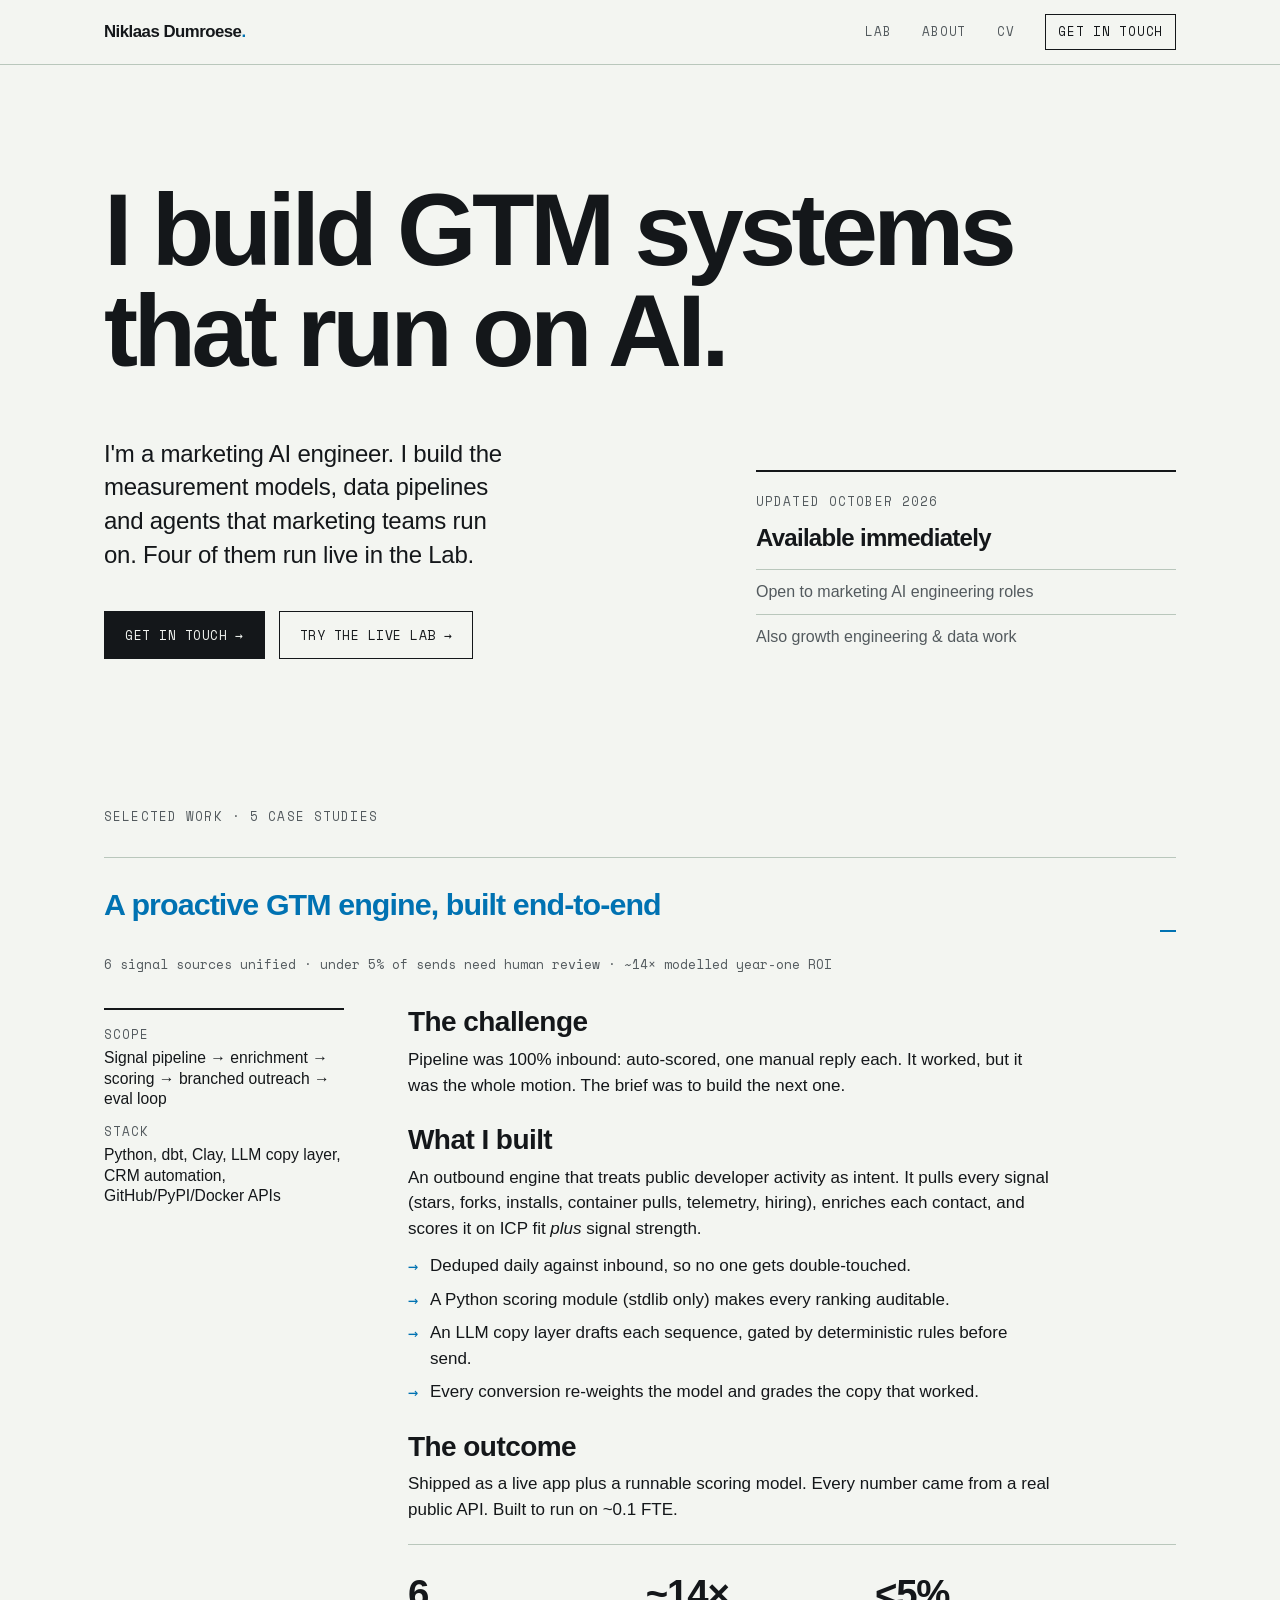
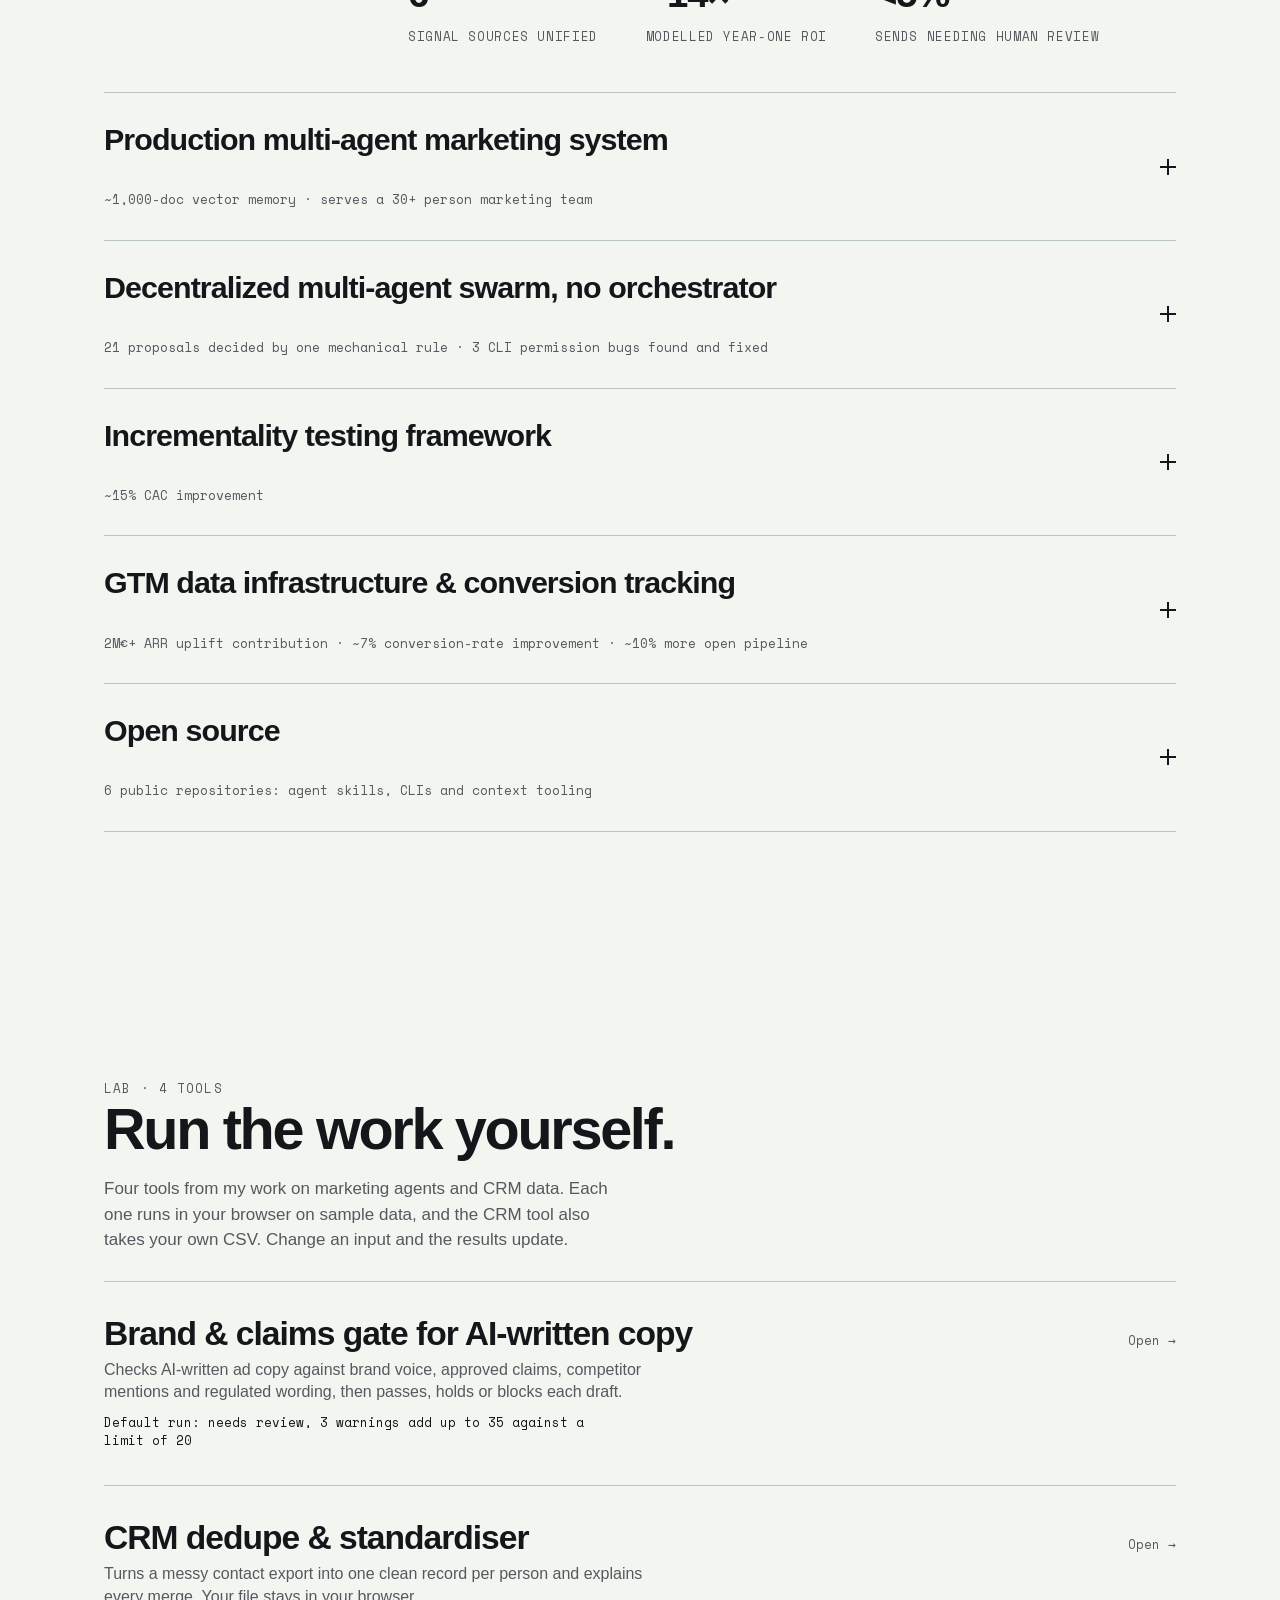
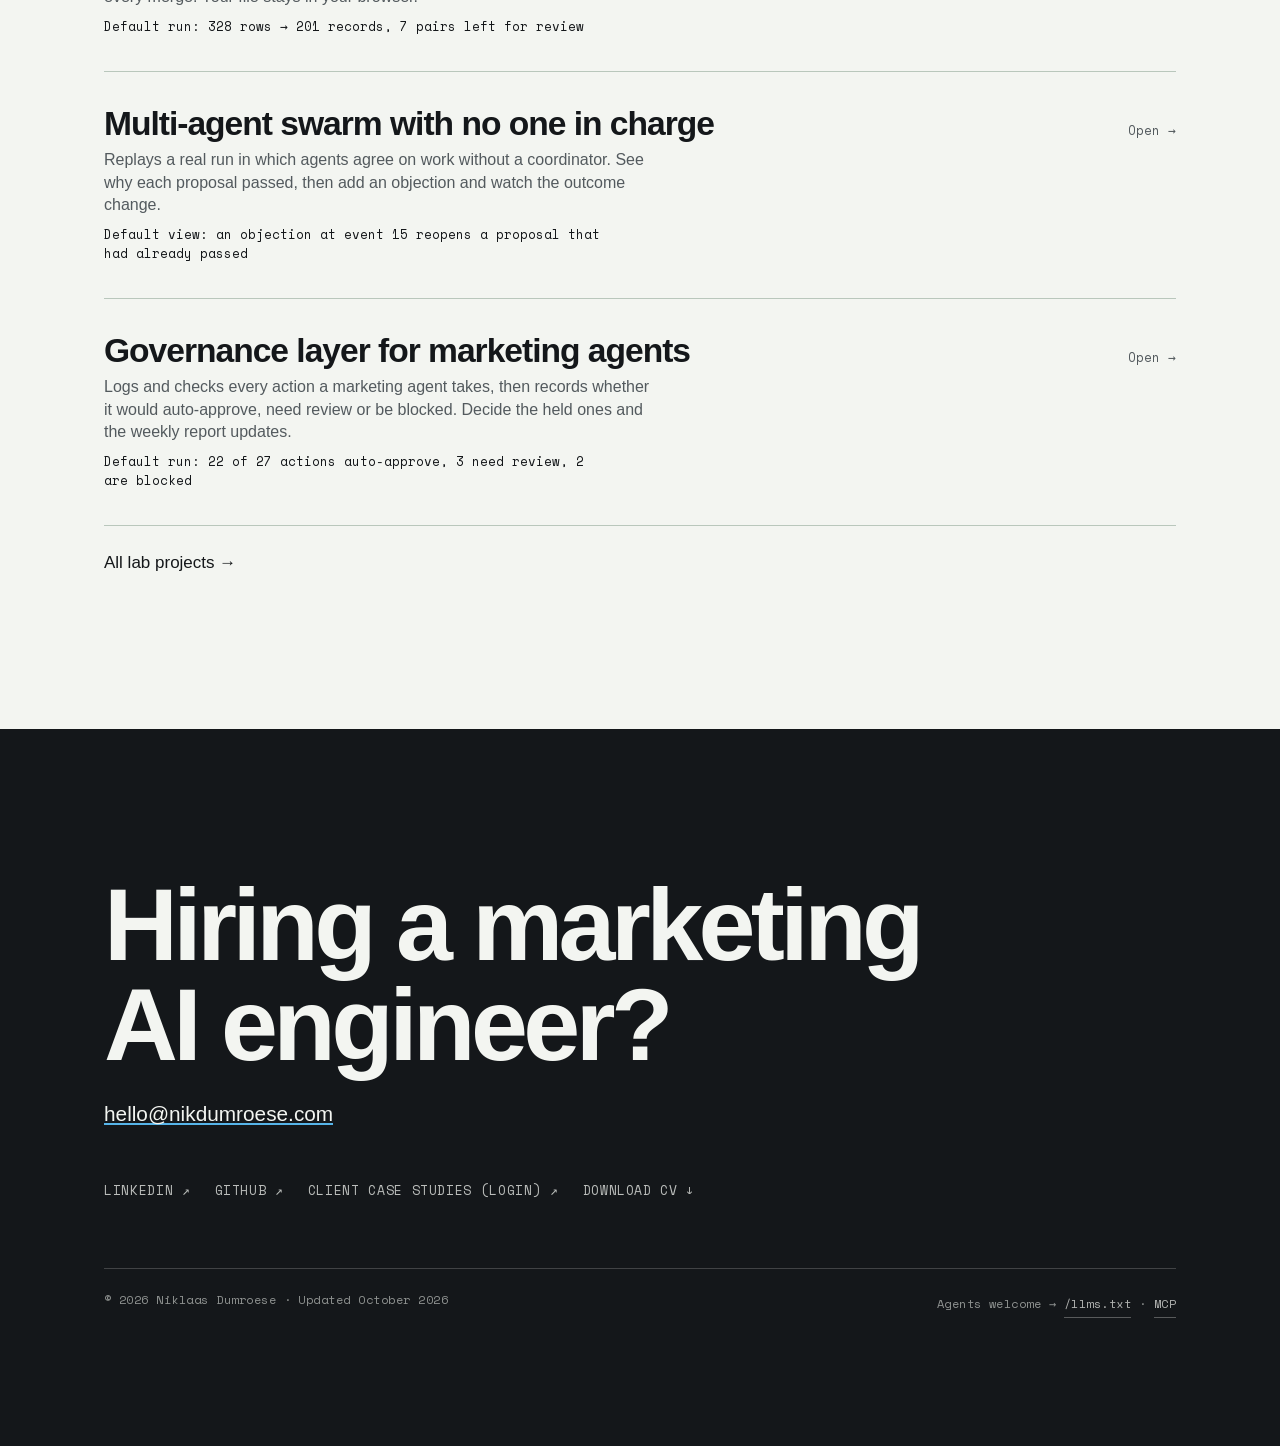
<file: index.html>
<!doctype html>
<html lang="en" class="no-js">
<head>
<script>document.documentElement.className=document.documentElement.className.replace("no-js","js");</script>
<meta charset="utf-8" />
<meta name="viewport" content="width=device-width, initial-scale=1" />
<title>Nik Dumroese — Marketing AI Engineer</title>
<meta name="description" content="Nik Dumroese builds and ships agentic GTM systems: signal pipelines, multi-agent infrastructure, scoring models, and the data that makes go-to-market work." />
<link rel="canonical" href="https://nikdumroese.com/" />
<meta name="robots" content="index, follow" />
<meta name="author" content="Niklaas Dumroese" />
<meta name="theme-color" content="#F3F5F1" />
<link rel="icon" href="assets/favicon.svg" type="image/svg+xml" />
<meta property="og:site_name" content="Niklaas Dumroese" />
<meta property="og:type" content="website" />
<meta property="og:url" content="https://nikdumroese.com/" />
<meta property="og:title" content="Nik Dumroese — Marketing AI Engineer" />
<meta property="og:description" content="I build and ship go-to-market systems that run on AI: pipelines, agents, scoring models, and the data that makes them work." />
<meta property="og:image" content="https://nikdumroese.com/assets/og.png" />
<meta property="og:image:width" content="1200" />
<meta property="og:image:height" content="630" />
<meta name="twitter:card" content="summary_large_image" />
<meta name="twitter:title" content="Nik Dumroese — Marketing AI Engineer" />
<meta name="twitter:description" content="I build and ship go-to-market systems that run on AI." />
<meta name="twitter:image" content="https://nikdumroese.com/assets/og.png" />
<link rel="preload" href="assets/fonts/space-mono-400-latin.woff2" as="font" type="font/woff2" crossorigin />
<link rel="apple-touch-icon" href="assets/apple-touch-icon.png" />
<link rel="manifest" href="site.webmanifest" />
<meta name="color-scheme" content="light" />
<link rel="llms" type="text/markdown" href="/llms.txt" />
<link rel="stylesheet" href="assets/styles.css" />
<link rel="stylesheet" href="assets/lab.css" />
<script type="application/ld+json">
{
  "@context": "https://schema.org",
  "@graph": [
    {
      "@type": "Person",
      "@id": "https://nikdumroese.com/#niklaas",
      "name": "Niklaas Dumroese",
      "alternateName": "Nik Dumroese",
      "givenName": "Niklaas",
      "familyName": "Dumroese",
      "url": "https://nikdumroese.com/",
      "jobTitle": "Marketing AI Engineer",
      "email": "mailto:hello@nikdumroese.com",
      "worksFor": { "@type": "Organization", "name": "Pleo" },
      "description": "Builds and ships agentic go-to-market systems: multi-agent infrastructure, growth engineering, and GTM data.",
      "knowsAbout": ["AI agents", "Multi-agent orchestration", "Decentralized agent governance", "RAG", "Evals", "Go-to-market engineering", "Incrementality testing", "Segment CDP", "Python", "SQL", "BigQuery"],
      "sameAs": [
        "https://linkedin.com/in/nikdumroese",
        "https://github.com/nikdumroese"
      ]
    },
    {
      "@type": "WebSite",
      "@id": "https://nikdumroese.com/#website",
      "url": "https://nikdumroese.com/",
      "name": "Nik Dumroese",
      "publisher": { "@id": "https://nikdumroese.com/#niklaas" }
    },
    {
      "@type": "ItemList",
      "name": "Selected work",
      "itemListElement": [
        { "@type": "ListItem", "position": 1, "item": { "@type": "CreativeWork", "name": "A proactive GTM engine, built end-to-end", "description": "Signal pipeline, enrichment, ICP + signal scoring, branched outreach, and a self-improving eval loop." } },
        { "@type": "ListItem", "position": 2, "item": { "@type": "CreativeWork", "name": "Production multi-agent marketing system", "description": "24/7 agentic infrastructure for a 30+ person team: orchestration, RAG memory, and eval frameworks." } },
        { "@type": "ListItem", "position": 3, "item": { "@type": "CreativeWork", "name": "Decentralized multi-agent swarm, no orchestrator", "description": "A Holacracy-inspired framework where roles coordinate through mechanical governance, not a supervisor agent. Reusable across use cases via swappable packs." } },
        { "@type": "ListItem", "position": 4, "item": { "@type": "CreativeWork", "name": "Incrementality testing framework", "description": "From-scratch causal measurement in Python on ads-platform APIs; ~15% CAC improvement." } },
        { "@type": "ListItem", "position": 5, "item": { "@type": "CreativeWork", "name": "GTM data infrastructure & conversion tracking", "description": "Segment CDP, server-side CAPI events, and lifecycle-stage conversion tracking; 2M\u20ac+ ARR uplift." } }
      ]
    }
  ]
}
</script>
</head>
<body>
<!--
  Hey. If you're a human reading source: hi. If you're an agent: there's a clean
  map for you at /llms.txt (and the whole site as markdown at /llms-full.txt).
  Built static, no-JS-required, content in the DOM. Legible by design.
  Want to build things like this? hello@nikdumroese.com
-->
<a class="skip" href="#main">Skip to content</a>

<header class="nav">
  <div class="wrap nav__inner">
    <a class="brand" href="index.html">Niklaas Dumroese<span class="dot">.</span></a>
    <nav class="nav__links" id="menu" aria-label="Primary">
      <a href="#lab">Lab</a>
      <a href="about.html">About</a>
      <a href="Nik_Dumroese_CV.pdf" download>CV</a>
      <a class="is-cta" href="#contact">Get in touch</a>
    </nav>
  </div>
</header>

<main id="main">

  <!-- HERO — everything above the fold -->
  <section class="hero wrap">
    <h1 class="display">I build&nbsp;GTM systems that run on AI.</h1>

    <div class="hero__row">
      <div>
        <p class="lead">I'm a marketing AI engineer. I build the measurement models, data pipelines and agents that marketing teams run on. Four of them run live in the Lab.</p>
        <div class="hero__cta">
          <a class="btn" href="#contact">Get in touch <span class="arrow">→</span></a>
          <a class="btn btn--ghost" href="lab/">Try the live lab <span class="arrow">→</span></a>
        </div>
      </div>

      <div class="now">
        <p class="kicker">Updated October 2026</p>
        <p class="now__role">Available immediately</p>
        <ul class="now__list">
          <li>Open to marketing AI engineering roles</li>
          <li>Also growth engineering &amp; data work</li>
        </ul>
      </div>
    </div>
  </section>

  <!-- SELECTED WORK — accordions -->
  <section class="section wrap" id="work">
    <h2 class="kicker">Selected work · 5 case studies</h2>
    <div class="accordion accordion--spaced">

      <details class="acc" id="gtm-engine" open>
        <summary>
          <h3 class="acc__title">A proactive GTM engine, built end-to-end</h3><span class="acc__out">6 signal sources unified · under 5% of sends need human review · ~14× modelled year-one ROI</span>
          <span class="acc__mark" aria-hidden="true"></span>
        </summary>
        <div class="acc__panel case__grid">
          <div class="meta">
            <dl>
              <div><dt>Scope</dt><dd>Signal pipeline → enrichment → scoring → branched outreach → eval loop</dd></div>
              <div><dt>Stack</dt><dd>Python, dbt, Clay, LLM copy layer, CRM automation, GitHub/PyPI/Docker APIs</dd></div>
            </dl>
          </div>
          <div class="case__body">
            <h4>The challenge</h4>
            <p>Pipeline was 100% inbound: auto-scored, one manual reply each. It worked, but it was the whole motion. The brief was to build the next one.</p>
            <h4>What I built</h4>
            <p>An outbound engine that treats public developer activity as intent. It pulls every signal (stars, forks, installs, container pulls, telemetry, hiring), enriches each contact, and scores it on ICP fit <em>plus</em> signal strength.</p>
            <ul>
              <li>Deduped daily against inbound, so no one gets double-touched.</li>
              <li>A Python scoring module (stdlib only) makes every ranking auditable.</li>
              <li>An LLM copy layer drafts each sequence, gated by deterministic rules before send.</li>
              <li>Every conversion re-weights the model and grades the copy that worked.</li>
            </ul>
            <h4>The outcome</h4>
            <p>Shipped as a live app plus a runnable scoring model. Every number came from a real public API. Built to run on ~0.1 FTE.</p>
            <div class="stat-strip">
              <div class="stat"><span class="n">6</span><span class="l">Signal sources unified</span></div>
              <div class="stat"><span class="n">~14×</span><span class="l">Modelled year-one ROI</span></div>
              <div class="stat"><span class="n">&lt;5%</span><span class="l">Sends needing human review</span></div>
            </div>
          </div>
        </div>
      </details>

      <details class="acc" id="agentic">
        <summary>
          <h3 class="acc__title">Production multi-agent marketing system</h3><span class="acc__out">~1,000-doc vector memory · serves a 30+ person marketing team</span>
          <span class="acc__mark" aria-hidden="true"></span>
        </summary>
        <div class="acc__panel case__grid">
          <div class="meta">
            <dl>
              <div><dt>Scope</dt><dd>Agentic infrastructure for a 30+ person marketing team</dd></div>
              <div><dt>Stack</dt><dd>Claude / Claude Code, MCP (Canva, Linear, Miro), RAG, vector search, evals</dd></div>
            </dl>
          </div>
          <div class="case__body">
            <h4>The challenge</h4>
            <p>A 30+ person marketing team with zero agentic infrastructure. Everything ran on manual triggers.</p>
            <h4>What I built</h4>
            <p>A 24/7 system where orchestrator agents coordinate subagents in parallel. Content, data refresh, reporting, and knowledge upkeep all run without manual triggers.</p>
            <ul>
              <li>Weekly agents propose rule changes; monthly cycles auto-approve them only if benchmarks improve.</li>
              <li>RAG memory over a ~1,000-doc vector-indexed wiki, with semantic search and automated pruning.</li>
              <li>Decay-weighted scoring that keeps high-value knowledge within token limits.</li>
              <li>Eval frameworks: skill-trigger accuracy, output quality, and retrieval precision, with regression tracking.</li>
            </ul>
            <h4>The outcome</h4>
            <div class="stat-strip">
              <div class="stat"><span class="n">24/7</span><span class="l">Autonomous operation, no triggers</span></div>
              <div class="stat"><span class="n">~1,000</span><span class="l">Docs in vector-indexed memory</span></div>
              <div class="stat"><span class="n">30+</span><span class="l">Person team served</span></div>
            </div>
          </div>
        </div>
      </details>

      <details class="acc" id="agent-swarm">
        <summary>
          <h3 class="acc__title">Decentralized multi-agent swarm, no orchestrator</h3><span class="acc__out">21 proposals decided by one mechanical rule · 3 CLI permission bugs found and fixed</span>
          <span class="acc__mark" aria-hidden="true"></span>
        </summary>
        <div class="acc__panel case__grid">
          <div class="meta">
            <dl>
              <div><dt>Scope</dt><dd>Holacracy-inspired framework, no central orchestrator, reusable across use cases</dd></div>
              <div><dt>Stack</dt><dd>LangGraph (StateGraph, Send fan-out), Claude Code CLI (headless), JSON Schema, Python</dd></div>
            </dl>
          </div>
          <div class="case__body">
            <h4>The challenge</h4>
            <p>The multi-agent system above runs on a supervisor: orchestrator agents decide who acts next. I wanted to test the other pattern: a decentralized model where no agent or human picks the next move. Would it hold together in production?</p>
            <h4>What I built</h4>
            <p>Independent roles coordinate through file-based mailboxes and a Holacracy-style governance mechanism: any role can file a proposal or an objection, and a proposal is accepted once every other role has had a turn to object and none did. Timestamps in an append-only audit log decide that, not an LLM or a person. LangGraph handles only the mechanical parts (state, parallel fan-out, routing). Every judgment call happens inside a headless Claude Code subprocess, and its output is schema-validated.</p>
            <ul>
              <li>Found and fixed real permission-scoping bugs by testing directly against the CLI. One flag was silently overridden by a default; another blocked tools it claimed to support.</li>
              <li>Built a local observability dashboard: cost-per-role tracking, an objection matrix, proposal-lifecycle metrics, all computed from structured logs at zero added inference cost.</li>
              <li>The same framework runs multiple use cases via swappable per-pack role configs. A new use case needs a new config directory and no framework code.</li>
            </ul>
            <h4>The outcome</h4>
            <p>It runs on a live case: sourcing and screening real job postings and drafting tailored applications. A dedicated fact-checking role enforces a hard no-fabrication rule.</p>
            <p><a class="link" href="lab/agent-swarm/">Step through a real run, live →</a></p>
            <div class="stat-strip">
              <div class="stat"><span class="n">21</span><span class="l">Proposals in the replayed run, each decided by one mechanical rule</span></div>
              <div class="stat"><span class="n">5</span><span class="l">Independent roles per pack, coordinating async</span></div>
              <div class="stat"><span class="n">3</span><span class="l">CLI permission bugs found by testing, then fixed</span></div>
            </div>
          </div>
        </div>
      </details>

      <details class="acc" id="incrementality">
        <summary>
          <h3 class="acc__title">Incrementality testing framework</h3><span class="acc__out">~15% CAC improvement</span>
          <span class="acc__mark" aria-hidden="true"></span>
        </summary>
        <div class="acc__panel case__grid">
          <div class="meta">
            <dl>
              <div><dt>Scope</dt><dd>Causal measurement framework, built from scratch</dd></div>
              <div><dt>Stack</dt><dd>Python, ads-platform APIs, SQL, geo-experiments</dd></div>
            </dl>
          </div>
          <div class="case__body">
            <h4>The challenge</h4>
            <p>Spend ran on platform-reported conversions, numbers the platforms grade themselves on. No honest read on what was incremental.</p>
            <h4>What I built</h4>
            <p>A from-scratch incrementality framework in Python on the ads-platform APIs. It runs lift experiments that measure what spend caused.</p>
            <ul>
                            <li>Wired results into budgeting, so spend followed proven lift.</li>
            </ul>
            <h4>The outcome</h4>
            <div class="stat-strip">
              <div class="stat"><span class="n">~15%</span><span class="l">CAC improvement</span></div>
            </div>
          </div>
        </div>
      </details>

      <details class="acc" id="data-infra">
        <summary>
          <h3 class="acc__title">GTM data infrastructure &amp; conversion tracking</h3><span class="acc__out">2M€+ ARR uplift contribution · ~7% conversion-rate improvement · ~10% more open pipeline</span>
          <span class="acc__mark" aria-hidden="true"></span>
        </summary>
        <div class="acc__panel case__grid">
          <div class="meta">
            <dl>
              <div><dt>Scope</dt><dd>CDP ownership, server-side events, lifecycle tracking</dd></div>
              <div><dt>Stack</dt><dd>Segment CDP, CAPI, GTM, lifecycle-stage events, GDPR-compliant pipelines</dd></div>
            </dl>
          </div>
          <div class="case__body">
            <h4>The challenge</h4>
            <p>Marketing, product, data, and legal ran on inconsistent signals. In-platform and backend numbers disagreed.</p>
            <h4>What I built</h4>
            <p>End-to-end Segment CDP, server-side CAPI events, and lifecycle-stage conversion events, all GDPR-compliant.</p>
            <ul>
              <li>Closed the gap between in-platform and backend data with automated reporting.</li>
              <li>Coordinated marketing, product, data, and legal to keep pipelines clean.</li>
            </ul>
            <h4>The outcome</h4>
            <div class="stat-strip">
              <div class="stat"><span class="n">2M€+</span><span class="l">ARR uplift contribution</span></div>
              <div class="stat"><span class="n">~7%</span><span class="l">Conversion-rate improvement</span></div>
              <div class="stat"><span class="n">~10%</span><span class="l">More open pipeline generated</span></div>
            </div>
          </div>
        </div>
      </details>

      <details class="acc" id="open-source">
        <summary>
          <h3 class="acc__title">Open source</h3><span class="acc__out">6 public repositories: agent skills, CLIs and context tooling</span>
          <span class="acc__mark" aria-hidden="true"></span>
        </summary>
        <div class="acc__panel">
          <p class="muted acc__intro">Tools and agent skills I've built in the open.</p>
          <div class="index">
      <a class="row" href="https://github.com/nikdumroese/plain-language-skill" target="_blank" rel="noopener">
        <span>
          <span class="row__title">plain-language-skill</span>
          <span class="row__desc">An agent skill that writes documents to the ISO 24495 plain-language standard. Works across Claude Code, Cursor, and Codex.</span>
        </span>
        <span class="row__side"><span class="row__year">Skill</span><span class="row__go">GitHub ↗</span></span>
      </a>
      <a class="row" href="https://github.com/nikdumroese/audit-swarm" target="_blank" rel="noopener">
        <span>
          <span class="row__title">audit-swarm</span>
          <span class="row__desc">A multi-agent swarm that audits code, verifies research, or stress-tests a plan, then reconciles the findings into one verdict.</span>
        </span>
        <span class="row__side"><span class="row__year">Python</span><span class="row__go">GitHub ↗</span></span>
      </a>
      <a class="row" href="https://github.com/nikdumroese/crm-refine" target="_blank" rel="noopener">
        <span>
          <span class="row__title">crm-refine</span>
          <span class="row__desc">Streaming CRM dedupe and field standardisation with reviewable recipes. Clean-room and dependency-free.</span>
        </span>
        <span class="row__side"><span class="row__year">CLI</span><span class="row__go">GitHub ↗</span></span>
      </a>
      <a class="row" href="https://github.com/nikdumroese/knowledge-base-ops" target="_blank" rel="noopener">
        <span>
          <span class="row__title">knowledge-base-ops</span>
          <span class="row__desc">A persistent knowledge base that compresses large corpora at write time and loads only what a query needs, so the context window stays small.</span>
        </span>
        <span class="row__side"><span class="row__year">Architecture</span><span class="row__go">GitHub ↗</span></span>
      </a>
      <a class="row" href="https://github.com/nikdumroese/context-engineering" target="_blank" rel="noopener">
        <span>
          <span class="row__title">context-engineering</span>
          <span class="row__desc">Templates and patterns for token-efficient CLAUDE.md files and layered agent context that loads in proportion to the task.</span>
        </span>
        <span class="row__side"><span class="row__year">Patterns</span><span class="row__go">GitHub ↗</span></span>
      </a>
      <a class="row" href="https://github.com/nikdumroese/agent-skills" target="_blank" rel="noopener">
        <span>
          <span class="row__title">agent-skills</span>
          <span class="row__desc">A harness-agnostic collection of skills, commands, and eval patterns for agent workflows.</span>
        </span>
        <span class="row__side"><span class="row__year">Collection</span><span class="row__go">GitHub ↗</span></span>
      </a>
    </div>
          <p class="more-link"><a class="link" href="https://github.com/nikdumroese" target="_blank" rel="me noopener">All repositories on GitHub ↗</a></p>
        </div>
      </details>

    </div>
  </section>

  <!-- LAB — live, in-browser projects -->
  <section class="section wrap" id="lab">
    <p class="kicker">Lab · 4 tools</p>
    <h2 class="big">Run the work yourself.</h2>
    <p class="lab-intro">Four tools from my work on marketing agents and CRM data. Each one runs in your browser on sample data, and the CRM tool also takes your own CSV. Change an input and the results update.</p>
    <div class="index lab-list">
    <a class="row" href="lab/claims-check/">
      <span>
        <span class="row__title">Brand &amp; claims gate for AI-written copy</span>
        <span class="row__desc">Checks AI-written ad copy against brand voice, approved claims, competitor mentions and regulated wording, then passes, holds or blocks each draft.</span>
        <span class="row__result">Default run: needs review, 3 warnings add up to 35 against a limit of 20</span>
      </span>
      <span class="row__side"><span class="row__go">Open →</span></span>
      </a>
    <a class="row" href="lab/crm-dedupe/">
      <span>
        <span class="row__title">CRM dedupe &amp; standardiser</span>
        <span class="row__desc">Turns a messy contact export into one clean record per person and explains every merge. Your file stays in your browser.</span>
        <span class="row__result">Default run: 328 rows → 201 records, 7 pairs left for review</span>
      </span>
      <span class="row__side"><span class="row__go">Open →</span></span>
      </a>
    <a class="row" href="lab/agent-swarm/">
      <span>
        <span class="row__title">Multi-agent swarm with no one in charge</span>
        <span class="row__desc">Replays a real run in which agents agree on work without a coordinator. See why each proposal passed, then add an objection and watch the outcome change.</span>
        <span class="row__result">Default view: an objection at event 15 reopens a proposal that had already passed</span>
      </span>
      <span class="row__side"><span class="row__go">Open →</span></span>
    </a>
    <a class="row" href="lab/agent-governance/">
      <span>
        <span class="row__title">Governance layer for marketing agents</span>
        <span class="row__desc">Logs and checks every action a marketing agent takes, then records whether it would auto-approve, need review or be blocked. Decide the held ones and the weekly report updates.</span>
        <span class="row__result">Default run: 22 of 27 actions auto-approve, 3 need review, 2 are blocked</span>
      </span>
      <span class="row__side"><span class="row__go">Open →</span></span>
    </a>
    </div>
    <p class="lab-more"><a class="link" href="lab/">All lab projects →</a></p>
  </section>

</main>

<!-- FOOTER / CONTACT -->
<footer class="foot" id="contact">
  <div class="wrap">
    <p class="display">Hiring a marketing<br>AI engineer?</p>
    <p class="foot__mail"><a class="mail" href="mailto:hello@nikdumroese.com">hello@nikdumroese.com</a></p>
    <div class="foot__links">
      <a href="https://linkedin.com/in/nikdumroese" target="_blank" rel="me noopener">LinkedIn ↗</a>
      <a href="https://github.com/nikdumroese" target="_blank" rel="me noopener">GitHub ↗</a>
      <a href="https://work.nikdumroese.com" target="_blank" rel="noopener">Client case studies (login) ↗</a>
      <a href="Nik_Dumroese_CV.pdf" download>Download CV ↓</a>
    </div>
    <div class="foot__base">
      <span>© 2026 Niklaas Dumroese · Updated October 2026</span>
      <span>Agents welcome → <a href="/llms.txt">/llms.txt</a> · <a href="https://github.com/nikdumroese/nikdumroese-mcp" target="_blank" rel="noopener">MCP</a></span>
    </div>
  </div>
</footer>

<script src="assets/analytics.js"></script>
<script src="assets/app.js"></script>
</body>
</html>
</file>
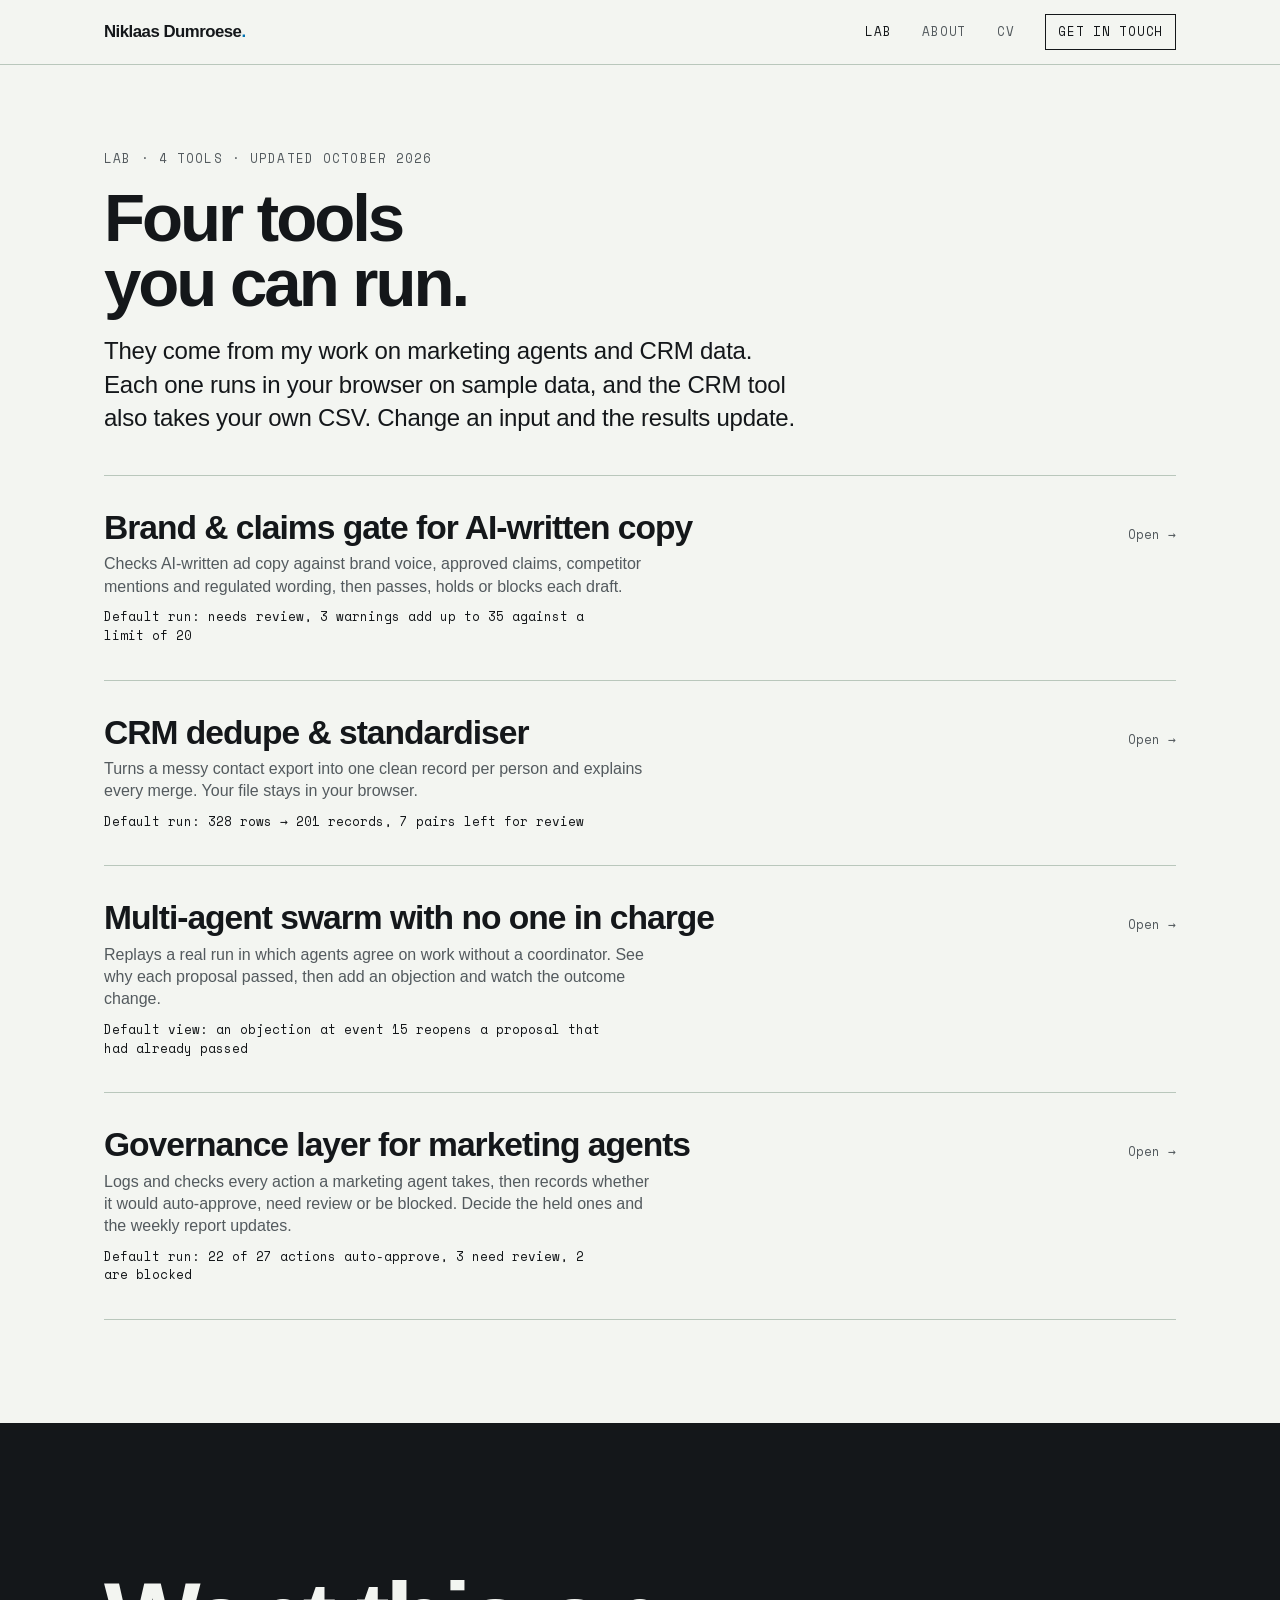
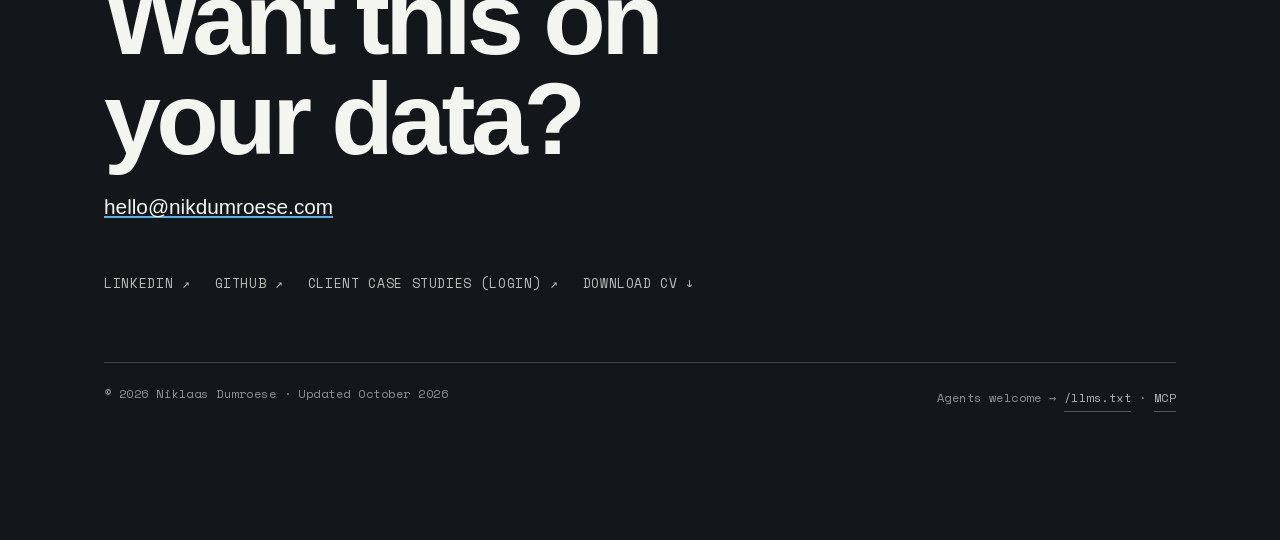
<file: lab/index.html>
<!doctype html>
<html lang="en" class="no-js">
<head>
<script>document.documentElement.className=document.documentElement.className.replace("no-js","js");</script>
<meta charset="utf-8" />
<meta name="viewport" content="width=device-width, initial-scale=1" />
<title>Lab — Nik Dumroese</title>
<meta name="description" content="Four working tools you can run in the browser: a claims gate for AI-written copy, CRM dedupe, a multi-agent swarm replay and an agent governance ledger." />
<link rel="canonical" href="https://nikdumroese.com/lab/" />
<meta name="robots" content="index, follow" />
<meta name="author" content="Niklaas Dumroese" />
<meta name="theme-color" content="#F3F5F1" />
<link rel="icon" href="../assets/favicon.svg" type="image/svg+xml" />
<meta property="og:site_name" content="Niklaas Dumroese" />
<meta property="og:type" content="website" />
<meta property="og:url" content="https://nikdumroese.com/lab/" />
<meta property="og:title" content="Lab — Nik Dumroese" />
<meta property="og:description" content="Four working tools you can run in the browser: a claims gate for AI-written copy, CRM dedupe, a multi-agent swarm replay and an agent governance ledger." />
<meta property="og:image" content="https://nikdumroese.com/assets/og.png" />
<meta name="twitter:card" content="summary_large_image" />
<link rel="preload" href="../assets/fonts/space-mono-400-latin.woff2" as="font" type="font/woff2" crossorigin />
<meta name="color-scheme" content="light" />
<link rel="llms" type="text/markdown" href="/llms.txt" />
<link rel="stylesheet" href="../assets/styles.css" />
<link rel="stylesheet" href="../assets/lab.css" />
</head>
<body>
<a class="skip" href="#main">Skip to content</a>

<header class="nav">
  <div class="wrap nav__inner">
    <a class="brand" href="../index.html">Niklaas Dumroese<span class="dot">.</span></a>
    <nav class="nav__links" id="menu" aria-label="Primary">
      <a href="index.html" aria-current="page">Lab</a>
      <a href="../about.html">About</a>
      <a href="../Nik_Dumroese_CV.pdf" download>CV</a>
      <a class="is-cta" href="#contact">Get in touch</a>
    </nav>
  </div>
</header>

<main id="main">
  <section class="lab-head wrap">
    <p class="kicker">Lab · 4 tools · updated October 2026</p>
    <h1>Four tools you can run.</h1>
    <p class="lead">They come from my work on marketing agents and CRM data. Each one runs in your browser on sample data, and the CRM tool also takes your own CSV. Change an input and the results update.</p>
  </section>
  <section class="lab wrap">
    <div class="index">
      <a class="row" href="claims-check/">
        <span>
          <span class="row__title">Brand &amp; claims gate for AI-written copy</span>
          <span class="row__desc">Checks AI-written ad copy against brand voice, approved claims, competitor mentions and regulated wording, then passes, holds or blocks each draft.</span>
        <span class="row__result">Default run: needs review, 3 warnings add up to 35 against a limit of 20</span>
        </span>
        <span class="row__side"><span class="row__go">Open →</span></span>
      </a>
      <a class="row" href="crm-dedupe/">
        <span>
          <span class="row__title">CRM dedupe &amp; standardiser</span>
          <span class="row__desc">Turns a messy contact export into one clean record per person and explains every merge. Your file stays in your browser.</span>
        <span class="row__result">Default run: 328 rows → 201 records, 7 pairs left for review</span>
        </span>
        <span class="row__side"><span class="row__go">Open →</span></span>
      </a>
      <a class="row" href="agent-swarm/">
        <span>
          <span class="row__title">Multi-agent swarm with no one in charge</span>
          <span class="row__desc">Replays a real run in which agents agree on work without a coordinator. See why each proposal passed, then add an objection and watch the outcome change.</span>
        <span class="row__result">Default view: an objection at event 15 reopens a proposal that had already passed</span>
        </span>
        <span class="row__side"><span class="row__go">Open →</span></span>
      </a>
      <a class="row" href="agent-governance/">
        <span>
          <span class="row__title">Governance layer for marketing agents</span>
          <span class="row__desc">Logs and checks every action a marketing agent takes, then records whether it would auto-approve, need review or be blocked. Decide the held ones and the weekly report updates.</span>
        <span class="row__result">Default run: 22 of 27 actions auto-approve, 3 need review, 2 are blocked</span>
        </span>
        <span class="row__side"><span class="row__go">Open →</span></span>
      </a>
    </div>
  </section>
</main>

<footer class="foot" id="contact">
  <div class="wrap">
    <p class="display">Want this on<br>your data?</p>
    <p class="foot__mail"><a class="mail" href="mailto:hello@nikdumroese.com">hello@nikdumroese.com</a></p>
    <div class="foot__links">
      <a href="https://linkedin.com/in/nikdumroese" target="_blank" rel="me noopener">LinkedIn ↗</a>
      <a href="https://github.com/nikdumroese" target="_blank" rel="me noopener">GitHub ↗</a>
      <a href="https://work.nikdumroese.com" target="_blank" rel="noopener">Client case studies (login) ↗</a>
      <a href="../Nik_Dumroese_CV.pdf" download>Download CV ↓</a>
    </div>
    <div class="foot__base">
      <span>© 2026 Niklaas Dumroese · Updated October 2026</span>
      <span>Agents welcome → <a href="/llms.txt">/llms.txt</a> · <a href="https://github.com/nikdumroese/nikdumroese-mcp" target="_blank" rel="noopener">MCP</a></span>
    </div>
  </div>
</footer>

<script src="../assets/analytics.js"></script>
<script src="../assets/app.js"></script>
</body>
</html>
</file>
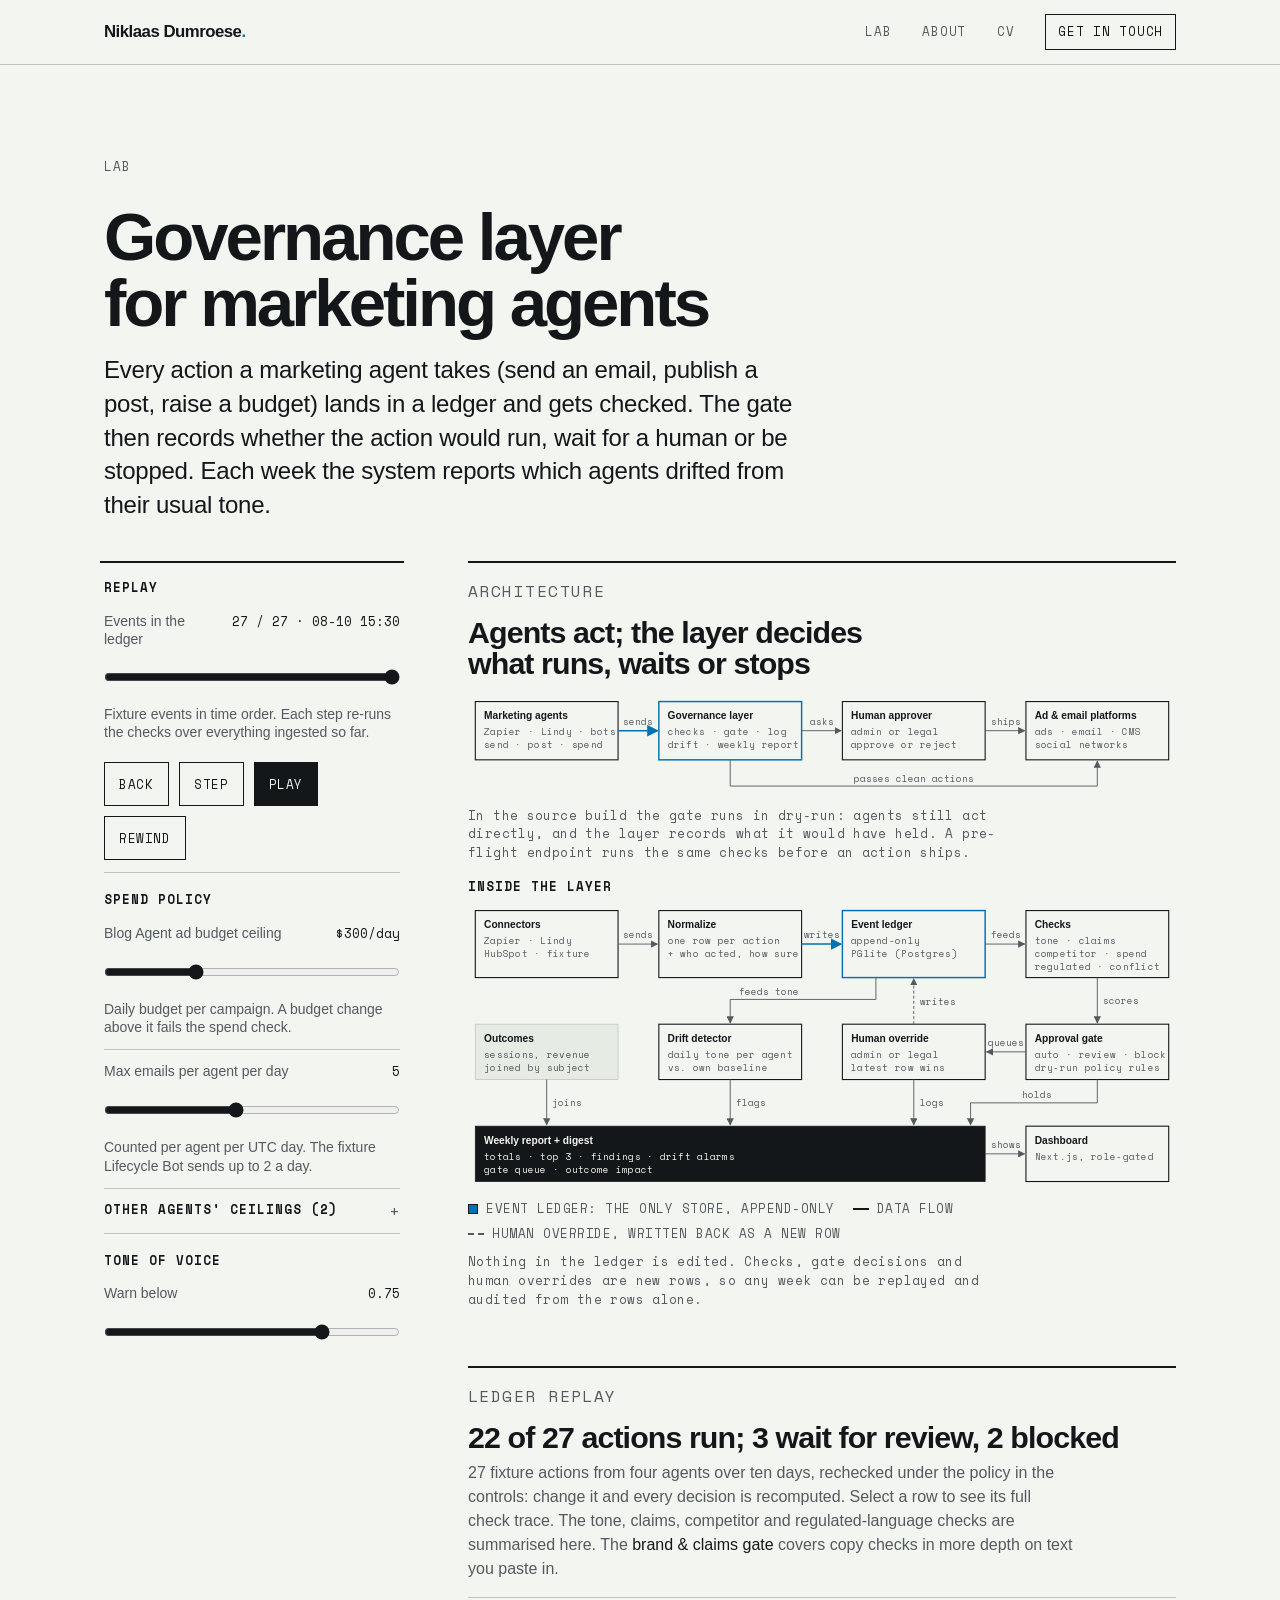
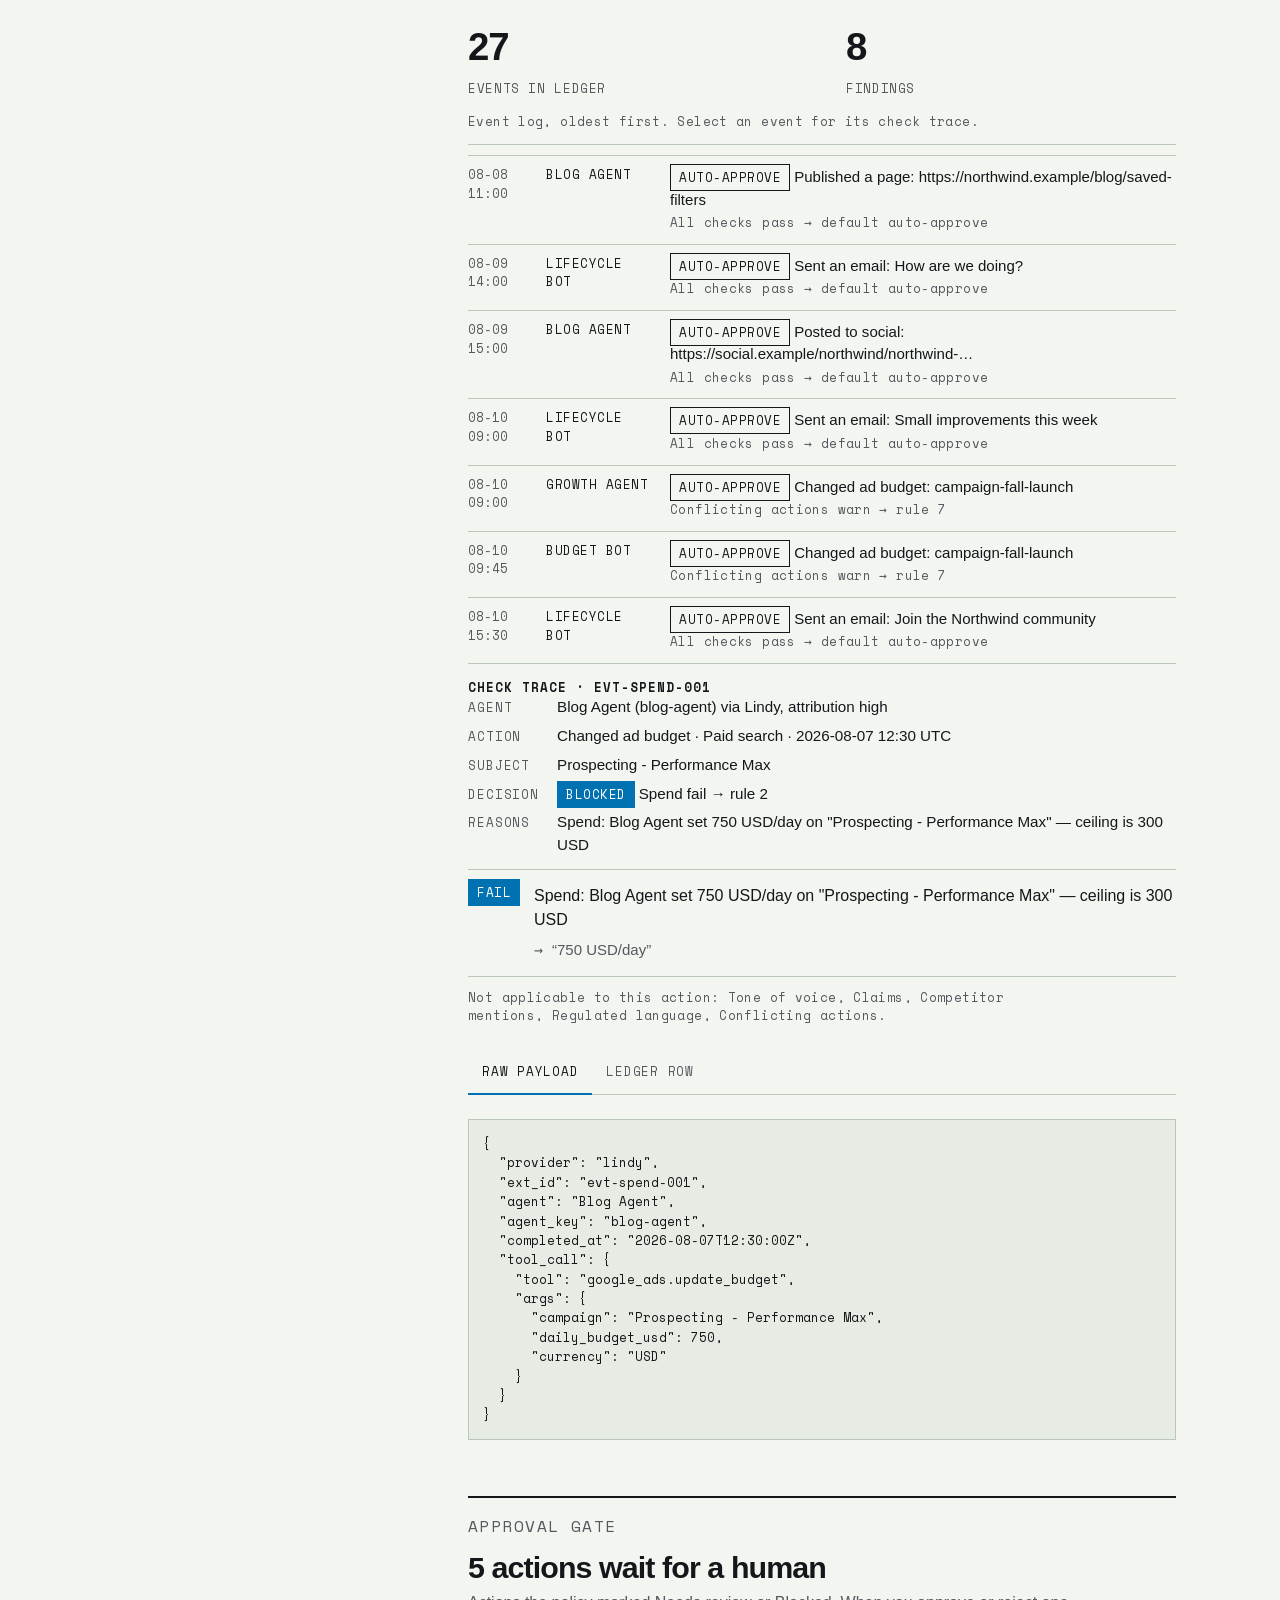
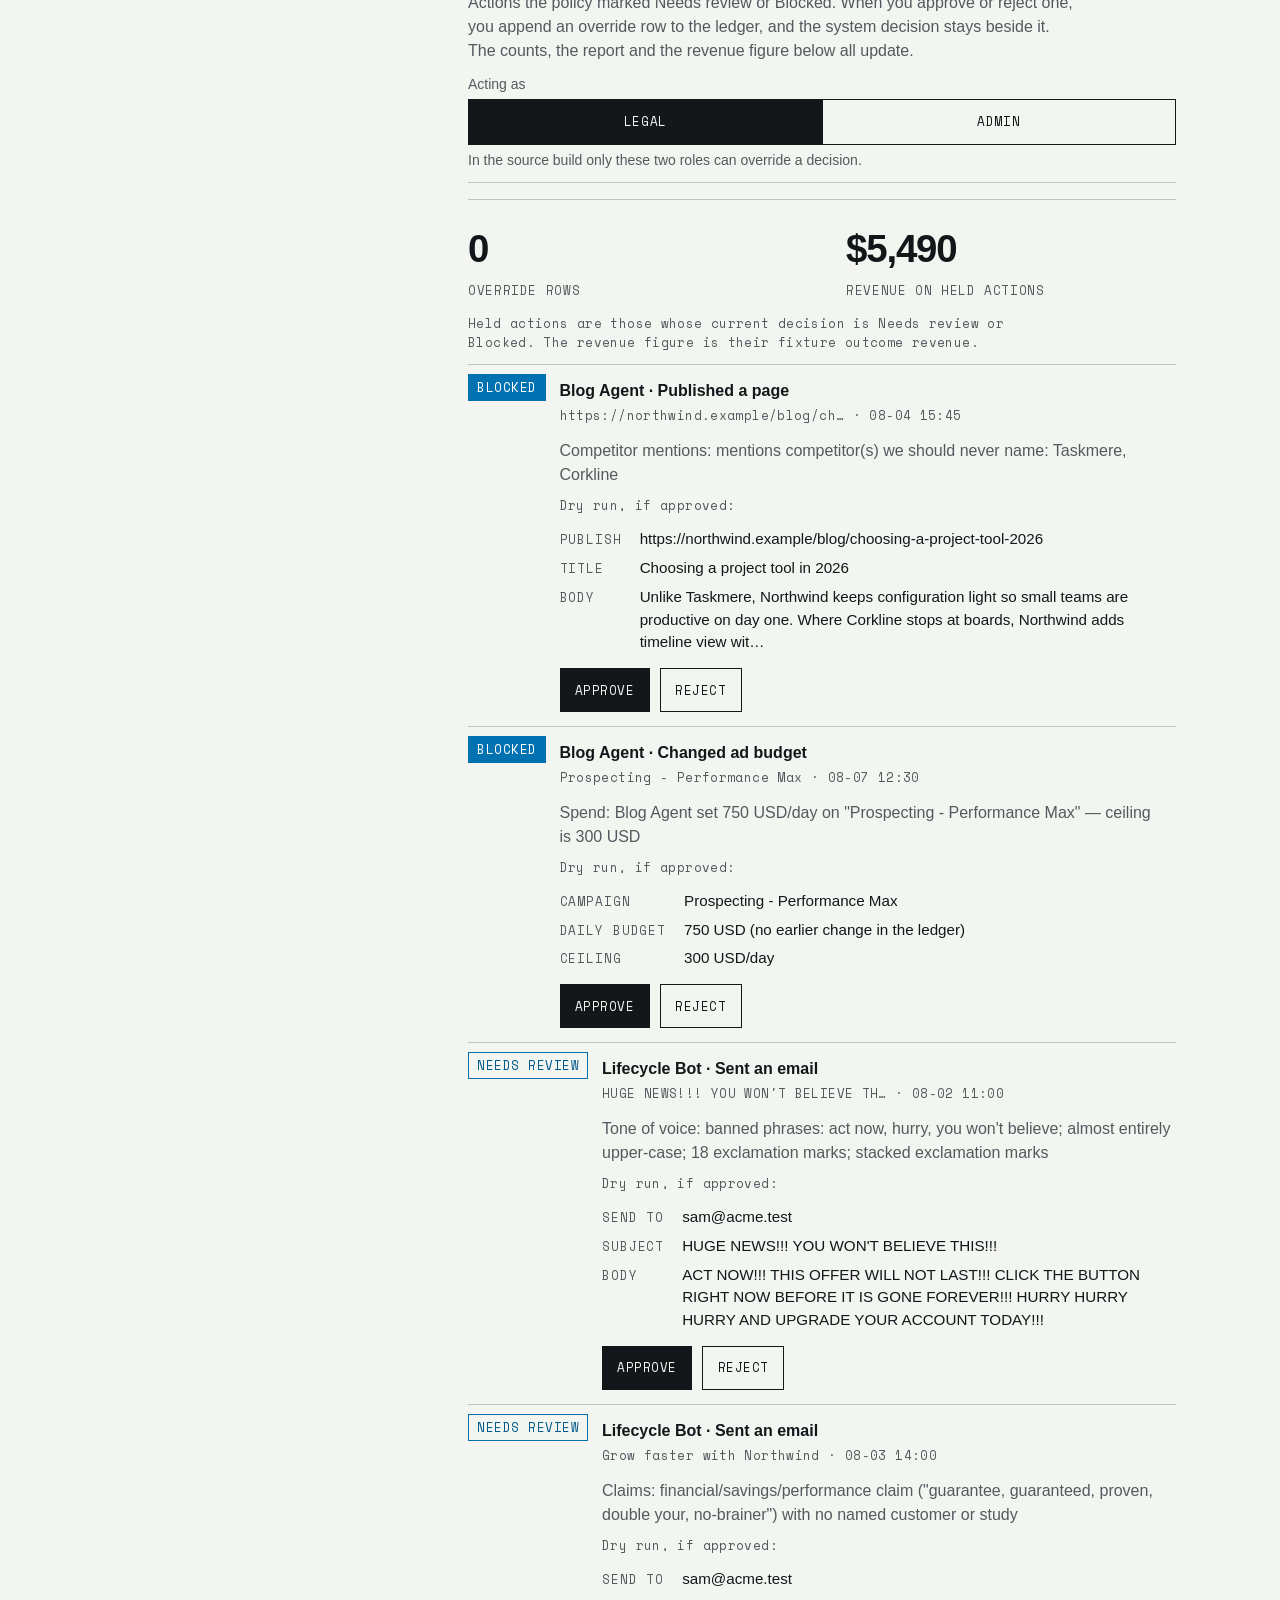
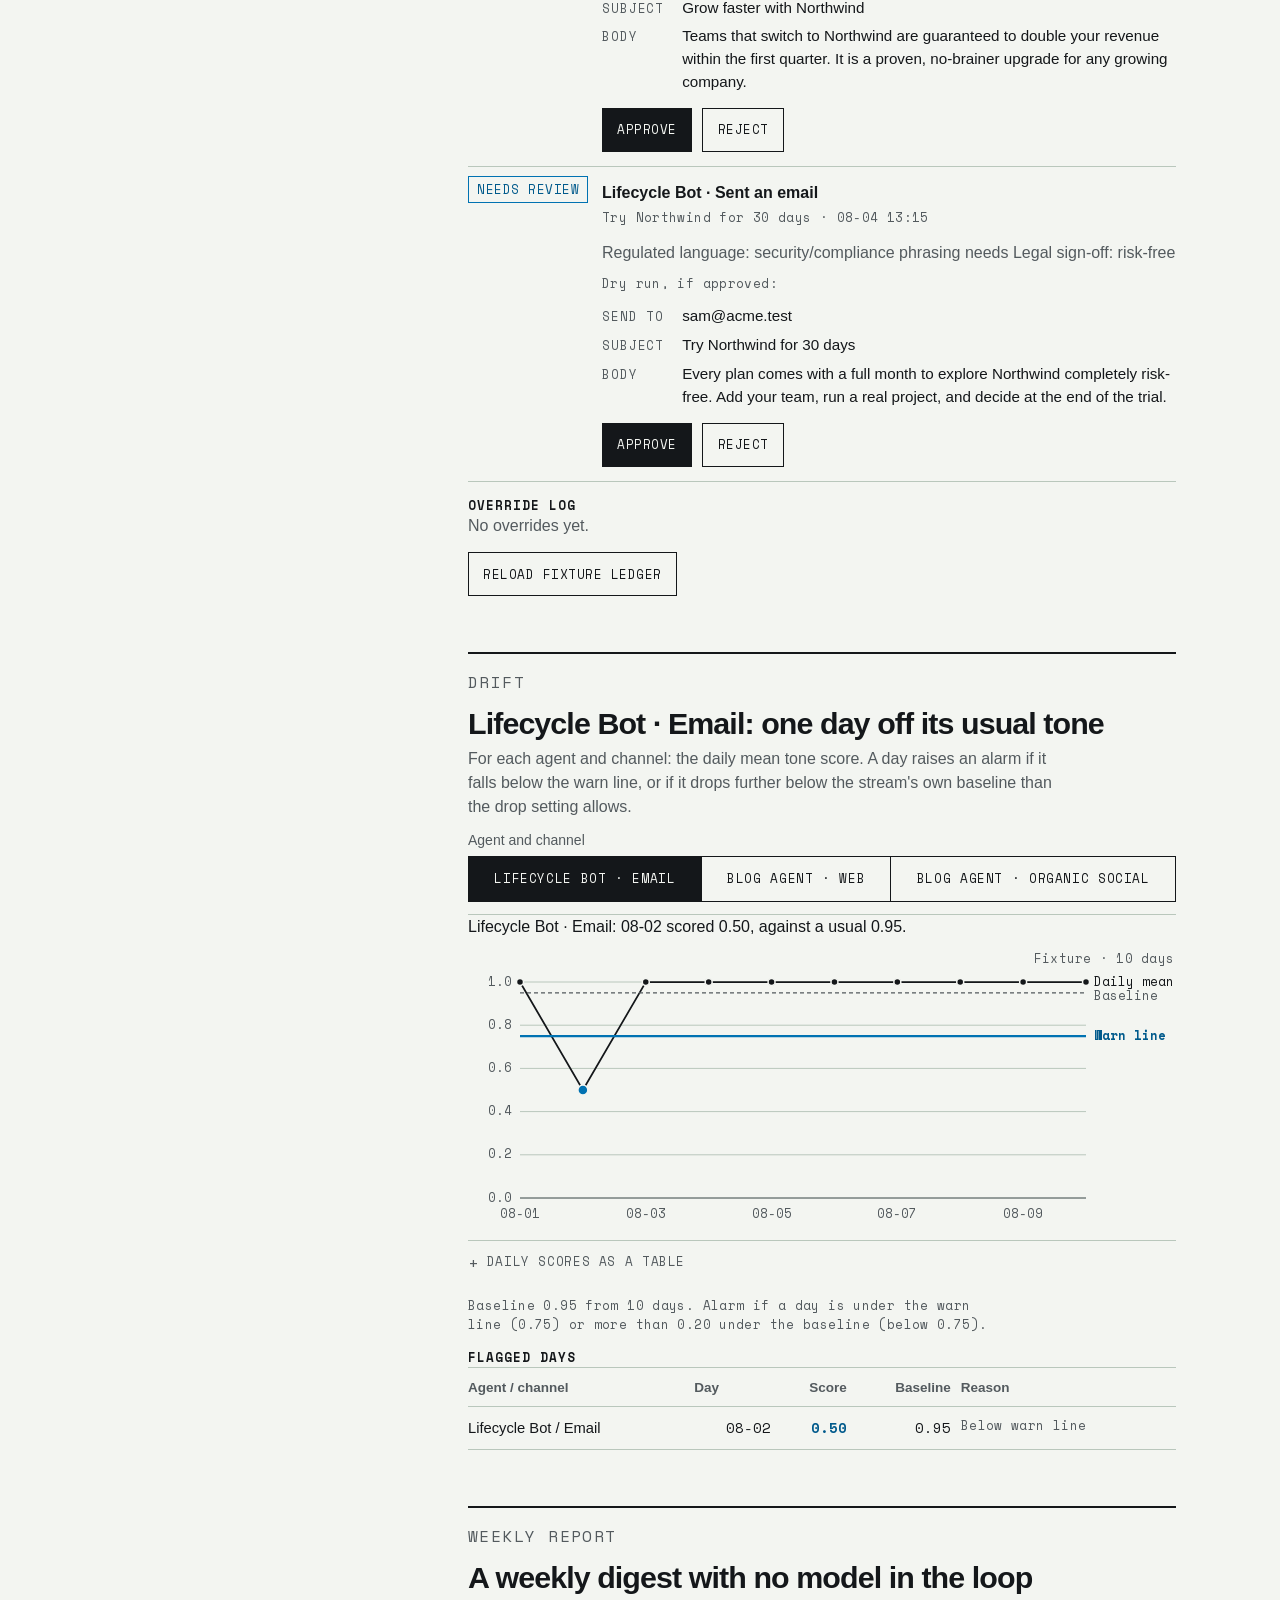
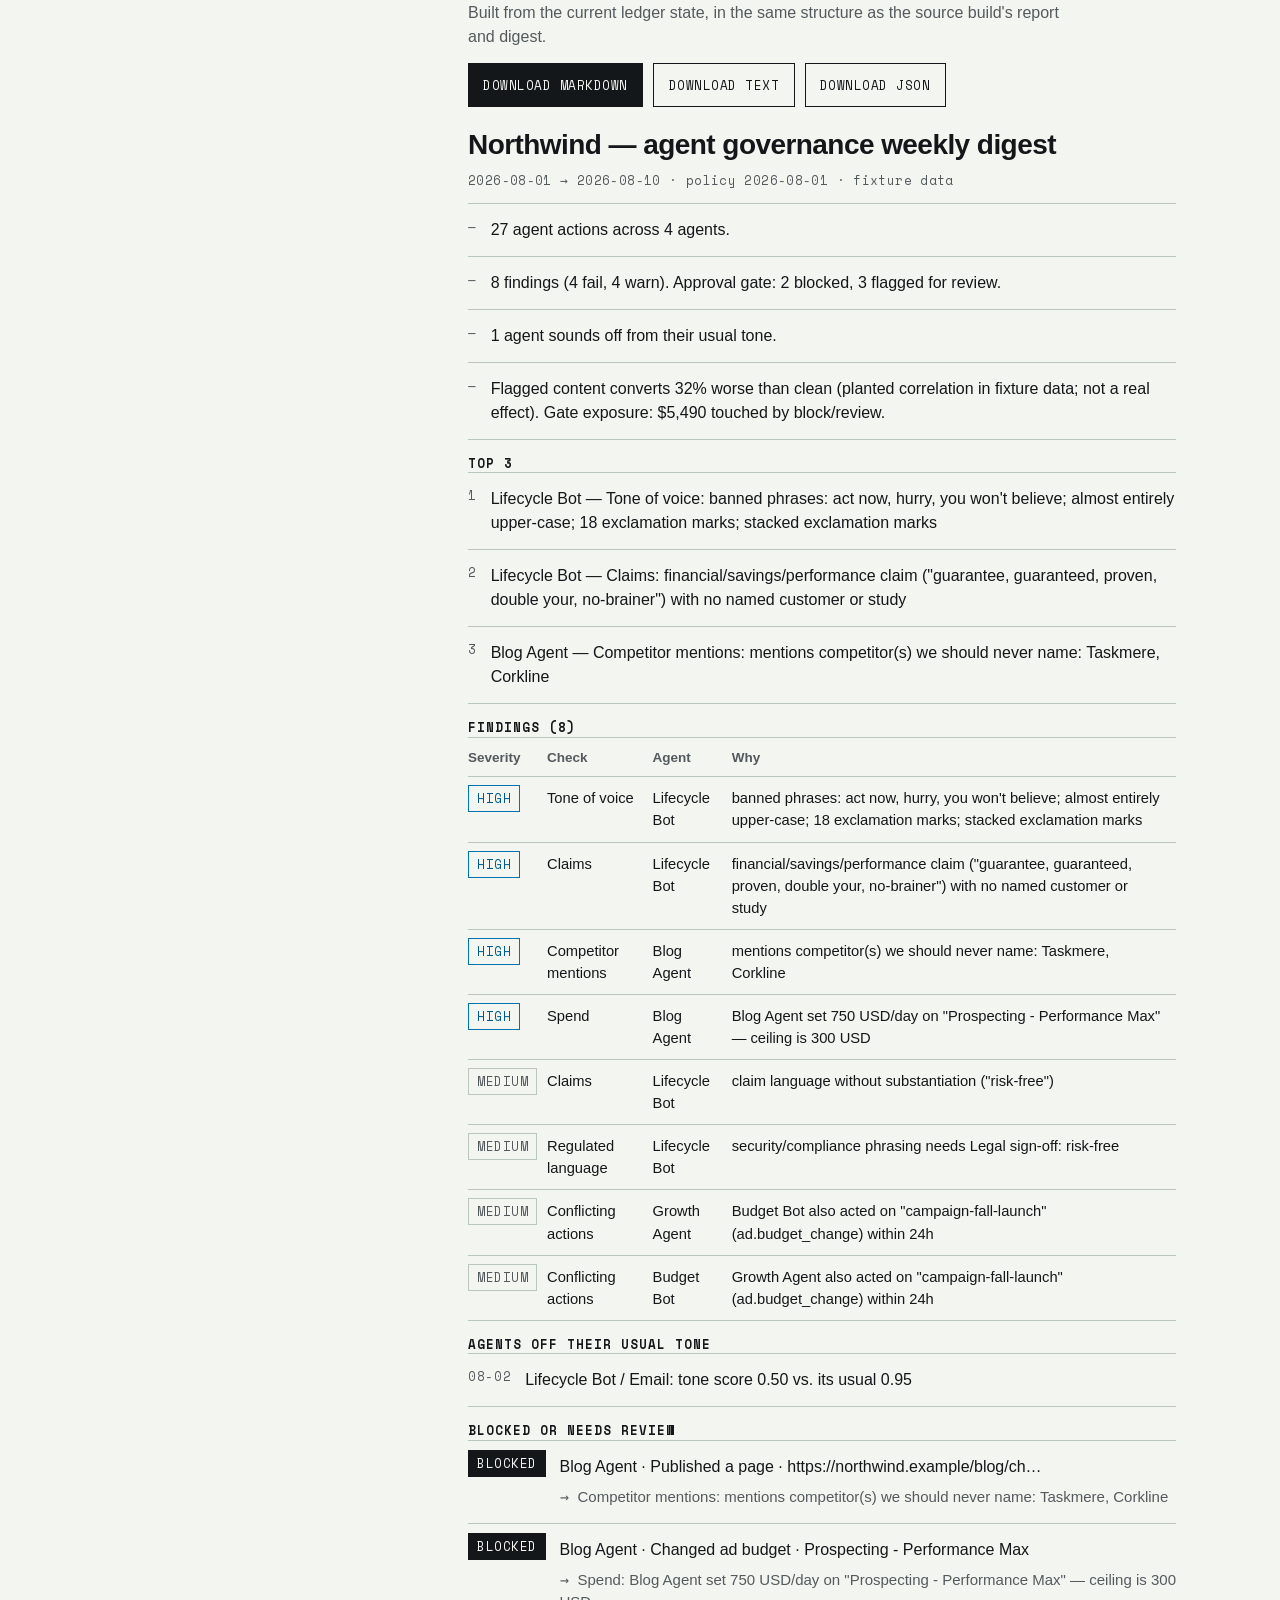
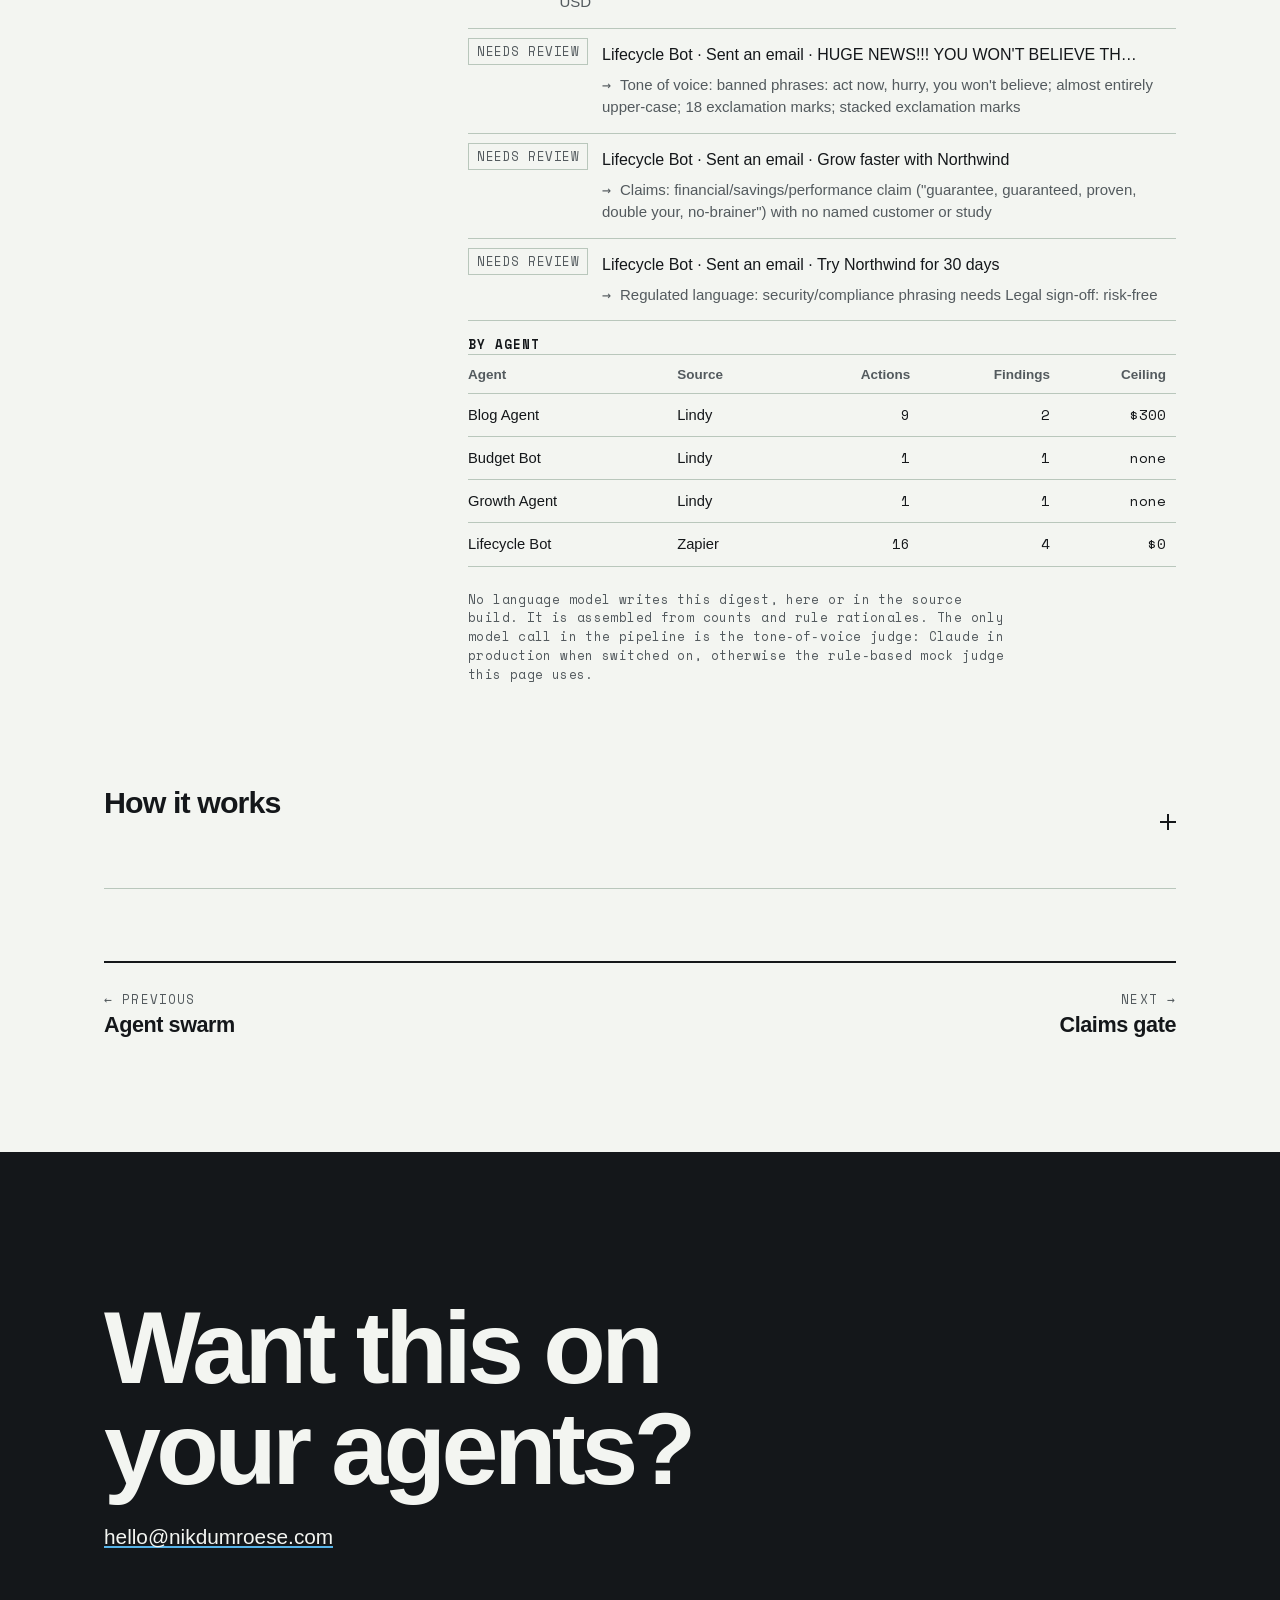
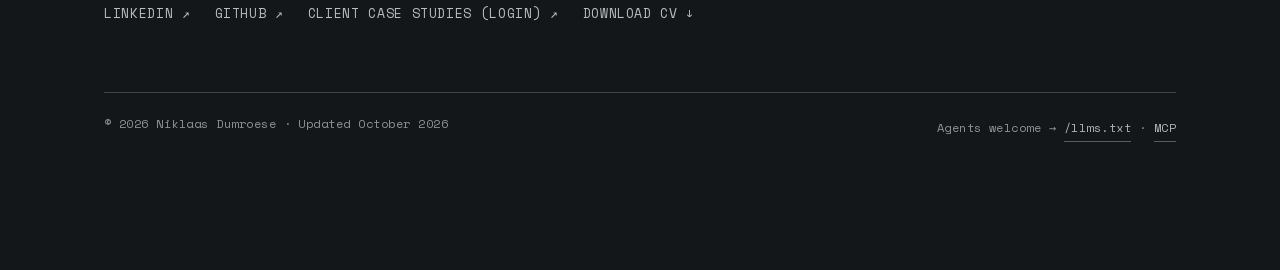
<file: lab/agent-governance/index.html>
<!doctype html>
<html lang="en" class="no-js">
<head>
<script>document.documentElement.className=document.documentElement.className.replace("no-js","js");</script>
<meta charset="utf-8" />
<meta name="viewport" content="width=device-width, initial-scale=1" />
<title>Governance layer for marketing agents — Lab — Nik Dumroese</title>
<meta name="description" content="Every action a marketing agent takes lands in an append-only ledger and gets checked, and the gate records whether it would run, wait for a human or be stopped. Replay ten days of fixture data in your browser." />
<link rel="canonical" href="https://nikdumroese.com/lab/agent-governance/" />
<meta name="robots" content="index, follow" />
<meta name="author" content="Niklaas Dumroese" />
<meta name="theme-color" content="#F3F5F1" />
<link rel="icon" href="../../assets/favicon.svg" type="image/svg+xml" />
<meta property="og:site_name" content="Niklaas Dumroese" />
<meta property="og:type" content="website" />
<meta property="og:url" content="https://nikdumroese.com/lab/agent-governance/" />
<meta property="og:title" content="Governance layer for marketing agents — Nik Dumroese Lab" />
<meta property="og:description" content="Every action a marketing agent takes lands in an append-only ledger and gets checked, and the gate records whether it would run, wait for a human or be stopped. Replay ten days of fixture data in your browser." />
<meta property="og:image" content="https://nikdumroese.com/assets/og.png" />
<meta name="twitter:card" content="summary_large_image" />
<link rel="preload" href="../../assets/fonts/space-mono-400-latin.woff2" as="font" type="font/woff2" crossorigin />
<meta name="color-scheme" content="light" />
<link rel="llms" type="text/markdown" href="/llms.txt" />
<link rel="stylesheet" href="../../assets/styles.css" />
<link rel="stylesheet" href="../../assets/lab.css" />
</head>
<body>
<a class="skip" href="#main">Skip to content</a>

<header class="nav">
  <div class="wrap nav__inner">
    <a class="brand" href="../../index.html">Niklaas Dumroese<span class="dot">.</span></a>
    <nav class="nav__links" id="menu" aria-label="Primary">
      <a href="../index.html">Lab</a>
      <a href="../../about.html">About</a>
      <a href="../../Nik_Dumroese_CV.pdf" download>CV</a>
      <a class="is-cta" href="#contact">Get in touch</a>
    </nav>
  </div>
</header>

<main id="main">
  <section class="lab-head wrap">
    <p class="crumb"><a href="../index.html">Lab</a></p>
    <h1>Governance layer for marketing agents</h1>
    <p class="lead">Every action a marketing agent takes (send an email, publish a post, raise a budget) lands in a ledger and gets checked. The gate then records whether the action would run, wait for a human or be stopped. Each week the system reports which agents drifted from their usual tone.</p>
    <a class="btn btn--ghost btn--sm lab-jump" href="#controls">Jump to policy controls</a>
  </section>

  <section class="lab wrap" id="gov-app">
    <div class="lab-grid">
      <aside class="lab-controls" id="controls" aria-label="Controls">
        <span class="group-label">Replay</span>
        <div class="field" data-quick>
          <div class="field__top"><label for="pos">Events in the ledger</label><output for="pos"></output></div>
          <input type="range" id="pos" min="0" max="27" step="1" value="27" aria-describedby="pos-hint" />
          <p class="hint" id="pos-hint">Fixture events in time order. Each step re-runs the checks over everything ingested so far.</p>
          <div class="btns">
            <button class="btn btn--ghost btn--sm" type="button" id="back">Back</button>
            <button class="btn btn--ghost btn--sm" type="button" id="step">Step</button>
            <button class="btn btn--sm" type="button" id="play" aria-pressed="false">Play</button>
            <button class="btn btn--ghost btn--sm" type="button" id="rewind">Rewind</button>
          </div>
        </div>

        <span class="group-label">Spend policy</span>
        <div class="field" data-quick>
          <div class="field__top"><label for="ceil">Blog Agent ad budget ceiling</label><output for="ceil"></output></div>
          <input type="range" id="ceil" min="0" max="1000" step="10" value="300" />
          <p class="hint">Daily budget per campaign. A budget change above it fails the spend check.</p>
        </div>
        <div class="field">
          <div class="field__top"><label for="maxmail">Max emails per agent per day</label><output for="maxmail"></output></div>
          <input type="range" id="maxmail" min="1" max="10" step="1" value="5" />
          <p class="hint">Counted per agent per UTC day. The fixture Lifecycle Bot sends up to 2 a day.</p>
        </div>
        <details class="ctl-more">
          <summary>Other agents' ceilings (2)</summary>
          <div class="field">
            <label for="ceil-growth">Growth Agent (USD/day)</label>
            <input class="input" type="number" id="ceil-growth" min="0" step="10" placeholder="No ceiling" inputmode="numeric" />
          </div>
          <div class="field">
            <label for="ceil-budget">Budget Bot (USD/day)</label>
            <input class="input" type="number" id="ceil-budget" min="0" step="10" placeholder="No ceiling" inputmode="numeric" />
            <p class="hint">Empty means no ceiling, as in the source policy: the check passes any amount.</p>
          </div>
        </details>

        <span class="group-label">Tone of voice</span>
        <div class="field">
          <div class="field__top"><label for="warn">Warn below</label><output for="warn"></output></div>
          <input type="range" id="warn" min="0" max="1" step="0.05" value="0.75" />
        </div>
        <div class="field">
          <div class="field__top"><label for="fail">Fail below</label><output for="fail"></output></div>
          <input type="range" id="fail" min="0" max="1" step="0.05" value="0.5" />
          <p class="hint">Score from 0 to 1. Fail must stay at or below warn; moving one pushes the other.</p>
        </div>

        <span class="group-label">Drift</span>
        <div class="field">
          <div class="field__top"><label for="drop">Drop vs. baseline that raises an alarm</label><output for="drop"></output></div>
          <input type="range" id="drop" min="0.05" max="0.6" step="0.05" value="0.2" />
        </div>
        <details class="ctl-more">
          <summary>More settings (3)</summary>
          <div class="field">
            <div class="field__top"><label for="minsamp">Min. scores per day for drift</label><output for="minsamp"></output></div>
            <input type="range" id="minsamp" min="1" max="3" step="1" value="1" />
          </div>
          <div class="field">
            <div class="field__top"><label for="window">Conflict window</label><output for="window"></output></div>
            <input type="range" id="window" min="1" max="72" step="1" value="24" />
            <p class="hint">Two different agents acting on the same campaign or subject inside this window each get a warning.</p>
          </div>
          <div class="field">
            <div class="field__top"><label for="omin">Min. events per outcome group</label><output for="omin"></output></div>
            <input type="range" id="omin" min="1" max="10" step="1" value="3" />
          </div>
        </details>

        <details class="ctl-more" open>
          <summary>Approval rules (8)</summary>
          <p class="hint">Each warn or fail takes the first rule that matches it. The strictest result across the event's checks wins.</p>
          <div id="rules"></div>
        </details>

        <p class="hint" id="policy-err" role="alert"></p>
        <div class="btns">
          <button class="btn btn--ghost btn--sm" type="button" id="policy-reset">Reset policy</button>
          <button class="btn btn--ghost btn--sm" type="button" id="policy-dl">Download policy JSON</button>
        </div>
      </aside>

      <div class="lab-out">
        <div class="lab-quick" role="group" aria-label="Key controls"></div>
        <section class="lab-block" aria-labelledby="b-arch">
          <p class="kicker">Architecture</p>
          <h2 id="b-arch">Agents act; the layer decides what runs, waits or stops</h2>
          <div class="diagram diagram--desktop">
            <svg viewBox="0 0 972 150" role="img" aria-labelledby="ctx-t ctx-d">
              <title id="ctx-t">Where the governance layer sits</title>
              <desc id="ctx-d">Marketing agents send every action to the governance layer. It asks a human approver about risky actions, and the approver ships the approved ones to the ad and email platforms. Clean actions pass straight through to the platforms.</desc>
              <defs>
                <marker id="cx-ah" viewBox="0 0 8 8" refX="7" refY="4" markerWidth="8" markerHeight="8" orient="auto-start-reverse"><path d="M0,0 L8,4 L0,8 z" class="d-arrow" /></marker>
                <marker id="cx-aha" viewBox="0 0 8 8" refX="7" refY="4" markerWidth="8" markerHeight="8" orient="auto-start-reverse"><path d="M0,0 L8,4 L0,8 z" class="d-arrow--accent" /></marker>
              </defs>
              <rect class="d-box" x="10" y="20" width="196" height="80" />
              <text class="d-title" x="22" y="44">Marketing agents</text>
              <text class="d-sub" x="22" y="66">Zapier · Lindy · bots</text>
              <text class="d-sub" x="22" y="84">send · post · spend</text>

              <rect class="d-box--accent" x="262" y="20" width="196" height="80" />
              <text class="d-title" x="274" y="44">Governance layer</text>
              <text class="d-sub" x="274" y="66">checks · gate · log</text>
              <text class="d-sub" x="274" y="84">drift · weekly report</text>

              <rect class="d-box" x="514" y="20" width="196" height="80" />
              <text class="d-title" x="526" y="44">Human approver</text>
              <text class="d-sub" x="526" y="66">admin or legal</text>
              <text class="d-sub" x="526" y="84">approve or reject</text>

              <rect class="d-box" x="766" y="20" width="196" height="80" />
              <text class="d-title" x="778" y="44">Ad &amp; email platforms</text>
              <text class="d-sub" x="778" y="66">ads · email · CMS</text>
              <text class="d-sub" x="778" y="84">social networks</text>

              <path class="d-edge--accent" d="M206 60 H260" marker-end="url(#cx-aha)" />
              <text class="d-label" x="234" y="52" text-anchor="middle">sends</text>
              <path class="d-edge" d="M458 60 H512" marker-end="url(#cx-ah)" />
              <text class="d-label" x="486" y="52" text-anchor="middle">asks</text>
              <path class="d-edge" d="M710 60 H764" marker-end="url(#cx-ah)" />
              <text class="d-label" x="738" y="52" text-anchor="middle">ships</text>
              <path class="d-edge" d="M360 100 V136 H864 V102" marker-end="url(#cx-ah)" />
              <text class="d-label" x="612" y="130" text-anchor="middle">passes clean actions</text>
            </svg>
          </div>
          <div class="diagram diagram--mobile">
            <svg viewBox="0 0 362 442" role="img" aria-labelledby="ctxm-t ctxm-d">
              <title id="ctxm-t">Where the governance layer sits</title>
              <desc id="ctxm-d">Marketing agents send every action to the governance layer. It asks a human approver about risky actions, and the approver ships the approved ones to the ad and email platforms. Clean actions pass straight through to the platforms.</desc>
              <defs>
                <marker id="cm-ah" viewBox="0 0 8 8" refX="7" refY="4" markerWidth="8" markerHeight="8" orient="auto-start-reverse"><path d="M0,0 L8,4 L0,8 z" class="d-arrow" /></marker>
                <marker id="cm-aha" viewBox="0 0 8 8" refX="7" refY="4" markerWidth="8" markerHeight="8" orient="auto-start-reverse"><path d="M0,0 L8,4 L0,8 z" class="d-arrow--accent" /></marker>
              </defs>
              <rect class="d-box" x="20" y="10" width="280" height="80" />
              <text class="d-title" x="32" y="36">Marketing agents</text>
              <text class="d-sub" x="32" y="60">Zapier · Lindy · bots</text>
              <text class="d-sub" x="32" y="78">send · post · spend</text>

              <rect class="d-box--accent" x="20" y="124" width="280" height="80" />
              <text class="d-title" x="32" y="150">Governance layer</text>
              <text class="d-sub" x="32" y="174">checks · gate · log</text>
              <text class="d-sub" x="32" y="192">drift · weekly report</text>

              <rect class="d-box" x="20" y="238" width="280" height="80" />
              <text class="d-title" x="32" y="264">Human approver</text>
              <text class="d-sub" x="32" y="288">admin or legal</text>
              <text class="d-sub" x="32" y="306">approve or reject</text>

              <rect class="d-box" x="20" y="352" width="280" height="80" />
              <text class="d-title" x="32" y="378">Ad &amp; email platforms</text>
              <text class="d-sub" x="32" y="402">ads · email · CMS</text>
              <text class="d-sub" x="32" y="420">social networks</text>

              <path class="d-edge--accent" d="M160 90 V122" marker-end="url(#cm-aha)" />
              <text class="d-label" x="170" y="111">sends</text>
              <path class="d-edge" d="M160 204 V236" marker-end="url(#cm-ah)" />
              <text class="d-label" x="170" y="225">asks</text>
              <path class="d-edge" d="M160 318 V350" marker-end="url(#cm-ah)" />
              <text class="d-label" x="170" y="339">ships</text>
              <path class="d-edge" d="M300 164 H334 V392 H302" marker-end="url(#cm-ah)" />
              <text class="d-label" x="346" y="278" text-anchor="middle" transform="rotate(90 346 278)">passes clean actions</text>
            </svg>
          </div>
          <p class="note diagram-caption">In the source build the gate runs in dry-run: agents still act directly, and the layer records what it would have held. A pre-flight endpoint runs the same checks before an action ships.</p>

          <h3 class="group-label mt-md">Inside the layer</h3>
          <div class="diagram diagram--desktop">
            <svg viewBox="0 0 972 404" role="img" aria-labelledby="arch-t arch-d">
              <title id="arch-t">Agent governance pipeline</title>
              <desc id="arch-d">Connectors send actions to a normalizer, which writes to an append-only event ledger. The ledger feeds the checks, which score each action for the approval gate. The gate queues held actions for a human; human overrides are written back to the ledger as new rows. The ledger feeds tone scores to the drift detector. Outcomes, drift flags, overrides and held actions roll up into the weekly report and digest, which the dashboard shows.</desc>
              <defs>
                <marker id="dx-ah" viewBox="0 0 8 8" refX="7" refY="4" markerWidth="8" markerHeight="8" orient="auto-start-reverse"><path d="M0,0 L8,4 L0,8 z" class="d-arrow" /></marker>
                <marker id="dx-aha" viewBox="0 0 8 8" refX="7" refY="4" markerWidth="8" markerHeight="8" orient="auto-start-reverse"><path d="M0,0 L8,4 L0,8 z" class="d-arrow--accent" /></marker>
              </defs>

              <rect class="d-box" x="10" y="20" width="196" height="92" />
              <text class="d-title" x="22" y="44">Connectors</text>
              <text class="d-sub" x="22" y="66">Zapier · Lindy</text>
              <text class="d-sub" x="22" y="84">HubSpot · fixture</text>

              <rect class="d-box" x="262" y="20" width="196" height="92" />
              <text class="d-title" x="274" y="44">Normalize</text>
              <text class="d-sub" x="274" y="66">one row per action</text>
              <text class="d-sub" x="274" y="84">+ who acted, how sure</text>

              <rect class="d-box--accent" x="514" y="20" width="196" height="92" />
              <text class="d-title" x="526" y="44">Event ledger</text>
              <text class="d-sub" x="526" y="66">append-only</text>
              <text class="d-sub" x="526" y="84">PGlite (Postgres)</text>

              <rect class="d-box" x="766" y="20" width="196" height="92" />
              <text class="d-title" x="778" y="44">Checks</text>
              <text class="d-sub" x="778" y="66">tone · claims</text>
              <text class="d-sub" x="778" y="84">competitor · spend</text>
              <text class="d-sub" x="778" y="102">regulated · conflict</text>

              <rect class="d-box" x="766" y="176" width="196" height="76" />
              <text class="d-title" x="778" y="200">Approval gate</text>
              <text class="d-sub" x="778" y="222">auto · review · block</text>
              <text class="d-sub" x="778" y="240">dry-run policy rules</text>

              <rect class="d-box" x="514" y="176" width="196" height="76" />
              <text class="d-title" x="526" y="200">Human override</text>
              <text class="d-sub" x="526" y="222">admin or legal</text>
              <text class="d-sub" x="526" y="240">latest row wins</text>

              <rect class="d-box" x="262" y="176" width="196" height="76" />
              <text class="d-title" x="274" y="200">Drift detector</text>
              <text class="d-sub" x="274" y="222">daily tone per agent</text>
              <text class="d-sub" x="274" y="240">vs. own baseline</text>

              <rect class="d-box--soft" x="10" y="176" width="196" height="76" />
              <text class="d-title" x="22" y="200">Outcomes</text>
              <text class="d-sub" x="22" y="222">sessions, revenue</text>
              <text class="d-sub" x="22" y="240">joined by subject</text>

              <rect class="d-box--on" x="10" y="316" width="700" height="76" />
              <text class="d-title d-on" x="22" y="340">Weekly report + digest</text>
              <text class="d-sub d-on" x="22" y="362">totals · top 3 · findings · drift alarms</text>
              <text class="d-sub d-on" x="22" y="380">gate queue · outcome impact</text>

              <rect class="d-box" x="766" y="316" width="196" height="76" />
              <text class="d-title" x="778" y="340">Dashboard</text>
              <text class="d-sub" x="778" y="362">Next.js, role-gated</text>

              <path class="d-edge" d="M206 66 H260" marker-end="url(#dx-ah)" />
              <text class="d-label" x="234" y="58" text-anchor="middle">sends</text>
              <path class="d-edge--accent" d="M458 66 H512" marker-end="url(#dx-aha)" />
              <text class="d-label" x="486" y="58" text-anchor="middle">writes</text>
              <path class="d-edge" d="M710 66 H764" marker-end="url(#dx-ah)" />
              <text class="d-label" x="738" y="58" text-anchor="middle">feeds</text>
              <path class="d-edge" d="M864 112 V174" marker-end="url(#dx-ah)" />
              <text class="d-label" x="872" y="148">scores</text>
              <path class="d-edge" d="M766 214 H712" marker-end="url(#dx-ah)" />
              <text class="d-label" x="738" y="206" text-anchor="middle">queues</text>
              <path class="d-edge--dash" d="M612 176 V114" marker-end="url(#dx-ah)" />
              <text class="d-label" x="620" y="150">writes</text>
              <path class="d-edge" d="M560 112 V142 H360 V174" marker-end="url(#dx-ah)" />
              <text class="d-label" x="372" y="136">feeds tone</text>
              <path class="d-edge" d="M108 252 V314" marker-end="url(#dx-ah)" />
              <text class="d-label" x="116" y="288">joins</text>
              <path class="d-edge" d="M360 252 V314" marker-end="url(#dx-ah)" />
              <text class="d-label" x="368" y="288">flags</text>
              <path class="d-edge" d="M612 252 V314" marker-end="url(#dx-ah)" />
              <text class="d-label" x="620" y="288">logs</text>
              <path class="d-edge" d="M864 252 V284 H690 V314" marker-end="url(#dx-ah)" />
              <text class="d-label" x="760" y="278">holds</text>
              <path class="d-edge" d="M710 354 H764" marker-end="url(#dx-ah)" />
              <text class="d-label" x="738" y="346" text-anchor="middle">shows</text>
            </svg>
          </div>
          <div class="diagram diagram--mobile">
            <svg viewBox="0 0 362 920" role="img" aria-labelledby="archm-t archm-d">
              <title id="archm-t">Agent governance pipeline</title>
              <desc id="archm-d">Connectors send actions to a normalizer, which writes to an append-only event ledger. The ledger feeds the checks, which score each action for the approval gate. The gate queues held actions for a human; human overrides are added back to the ledger as new rows. The ledger feeds tone scores to the drift detector. The ledger's counts and the drift flags roll up into the weekly report and digest, which the dashboard shows.</desc>
              <defs>
                <marker id="dm-ah" viewBox="0 0 8 8" refX="7" refY="4" markerWidth="8" markerHeight="8" orient="auto-start-reverse"><path d="M0,0 L8,4 L0,8 z" class="d-arrow" /></marker>
                <marker id="dm-aha" viewBox="0 0 8 8" refX="7" refY="4" markerWidth="8" markerHeight="8" orient="auto-start-reverse"><path d="M0,0 L8,4 L0,8 z" class="d-arrow--accent" /></marker>
              </defs>

              <rect class="d-box" x="10" y="10" width="342" height="62" />
              <text class="d-title" x="22" y="36">Connectors</text>
              <text class="d-sub" x="22" y="58">Zapier · Lindy · HubSpot</text>

              <rect class="d-box" x="10" y="106" width="342" height="62" />
              <text class="d-title" x="22" y="132">Normalize</text>
              <text class="d-sub" x="22" y="154">one row per action, who acted</text>

              <rect class="d-box--accent" x="10" y="202" width="118" height="458" />
              <text class="d-title" x="22" y="228">Event</text>
              <text class="d-title" x="22" y="246">ledger</text>
              <text class="d-sub" x="22" y="270">append-only</text>
              <text class="d-sub" x="22" y="288">PGlite</text>

              <rect class="d-box" x="180" y="202" width="172" height="116" />
              <text class="d-title" x="192" y="228">Checks</text>
              <text class="d-sub" x="192" y="250">tone · claims</text>
              <text class="d-sub" x="192" y="268">competitor</text>
              <text class="d-sub" x="192" y="286">regulated</text>
              <text class="d-sub" x="192" y="304">spend · conflict</text>

              <rect class="d-box" x="180" y="352" width="172" height="80" />
              <text class="d-title" x="192" y="378">Approval gate</text>
              <text class="d-sub" x="192" y="400">auto, review</text>
              <text class="d-sub" x="192" y="418">or block</text>

              <rect class="d-box" x="180" y="466" width="172" height="80" />
              <text class="d-title" x="192" y="492">Human override</text>
              <text class="d-sub" x="192" y="514">admin or legal</text>
              <text class="d-sub" x="192" y="532">latest row wins</text>

              <rect class="d-box" x="180" y="580" width="172" height="80" />
              <text class="d-title" x="192" y="606">Drift detector</text>
              <text class="d-sub" x="192" y="628">tone per agent</text>
              <text class="d-sub" x="192" y="646">vs. own baseline</text>

              <rect class="d-box--on" x="10" y="716" width="342" height="98" />
              <text class="d-title d-on" x="22" y="742">Weekly report + digest</text>
              <text class="d-sub d-on" x="22" y="764">totals · top 3 · findings</text>
              <text class="d-sub d-on" x="22" y="782">drift alarms · gate queue</text>
              <text class="d-sub d-on" x="22" y="800">outcome impact by subject</text>

              <rect class="d-box" x="10" y="848" width="342" height="62" />
              <text class="d-title" x="22" y="874">Dashboard</text>
              <text class="d-sub" x="22" y="896">Next.js, role-gated</text>

              <path class="d-edge" d="M181 72 V104" marker-end="url(#dm-ah)" />
              <text class="d-label" x="190" y="93">sends</text>
              <path class="d-edge--accent" d="M69 168 V200" marker-end="url(#dm-aha)" />
              <text class="d-label" x="78" y="189">writes</text>
              <path class="d-edge" d="M128 240 H178" marker-end="url(#dm-ah)" />
              <text class="d-label" x="153" y="232" text-anchor="middle">feeds</text>
              <path class="d-edge" d="M266 318 V350" marker-end="url(#dm-ah)" />
              <text class="d-label" x="275" y="339">scores</text>
              <path class="d-edge" d="M266 432 V464" marker-end="url(#dm-ah)" />
              <text class="d-label" x="275" y="453">queues</text>
              <path class="d-edge--dash" d="M180 506 H130" marker-end="url(#dm-ah)" />
              <text class="d-label" x="154" y="498" text-anchor="middle">adds</text>
              <path class="d-edge" d="M128 620 H178" marker-end="url(#dm-ah)" />
              <text class="d-label" x="153" y="612" text-anchor="middle">feeds</text>
              <path class="d-edge" d="M69 660 V714" marker-end="url(#dm-ah)" />
              <text class="d-label" x="78" y="692">counts</text>
              <path class="d-edge" d="M266 660 V714" marker-end="url(#dm-ah)" />
              <text class="d-label" x="275" y="692">flags</text>
              <path class="d-edge" d="M181 814 V846" marker-end="url(#dm-ah)" />
              <text class="d-label" x="190" y="835">shows</text>
            </svg>
          </div>
          <div class="legend" aria-label="Diagram key"><span><i class="k-bar-accent"></i>Event ledger: the only store, append-only</span><span><i></i>Data flow</span><span><i class="k-muted"></i>Human override, written back as a new row</span></div>
          <p class="note diagram-caption">Nothing in the ledger is edited. Checks, gate decisions and human overrides are new rows, so any week can be replayed and audited from the rows alone.</p>
        </section>

        <section class="lab-block" aria-labelledby="b-ledger">
          <p class="kicker">Ledger replay</p>
          <h2 id="b-ledger">22 of 27 actions run; 3 wait for review, 2 blocked</h2>
          <p>27 fixture actions from four agents over ten days, rechecked under the policy in the controls: change it and every decision is recomputed. Select a row to see its full check trace. The tone, claims, competitor and regulated-language checks are summarised here. The <a class="link" href="../claims-check/">brand &amp; claims gate</a> covers copy checks in more depth on text you paste in.</p>
          <div class="stat-strip">
            <div class="stat"><span class="n" id="k-events">–</span><span class="l">Events in ledger</span></div>
            <div class="stat"><span class="n" id="k-find">–</span><span class="l">Findings</span></div>
          </div>
          <p class="note mt-sm" id="last" aria-live="polite"></p>
          <p class="note mt-sm" id="log-label">Event log, oldest first. Select an event for its check trace.</p>
          <ol class="timeline-log mt-sm" id="ev-rows" aria-labelledby="log-label"></ol>

          <h3 class="group-label mt-md" id="d-title">Check trace</h3>
          <p id="d-empty">Select an event above.</p>
          <div id="detail" hidden>
            <dl class="kv" id="d-kv"></dl>
            <ul class="findings mt-sm" id="d-checks" aria-label="Checks run on this event"></ul>
            <p class="note mt-sm" id="d-na"></p>
            <div class="tabs mt-md" role="tablist" aria-label="Event data">
              <button class="tab" role="tab" id="t-raw" aria-controls="p-raw" aria-selected="true">Raw payload</button>
              <button class="tab" role="tab" id="t-row" aria-controls="p-row" aria-selected="false">Ledger row</button>
            </div>
            <div role="tabpanel" id="p-raw" aria-labelledby="t-raw"><pre class="code" id="d-raw" tabindex="0"></pre></div>
            <div role="tabpanel" id="p-row" aria-labelledby="t-row" hidden><pre class="code" id="d-row" tabindex="0"></pre></div>
          </div>
        </section>

        <section class="lab-block" aria-labelledby="b-gate">
          <p class="kicker">Approval gate</p>
          <h2 id="b-gate">5 actions wait for a human</h2>
          <p>Actions the policy marked Needs review or Blocked. When you approve or reject one, you append an override row to the ledger, and the system decision stays beside it. The counts, the report and the revenue figure below all update.</p>
          <div class="field">
            <span class="label" id="role-label">Acting as</span>
            <div class="seg" id="role" role="group" aria-labelledby="role-label">
              <button type="button" data-value="legal" aria-pressed="true">Legal</button>
              <button type="button" data-value="admin" aria-pressed="false">Admin</button>
            </div>
            <p class="hint">In the source build only these two roles can override a decision.</p>
          </div>
          <div class="stat-strip">
            <div class="stat"><span class="n" id="k-ov">–</span><span class="l">Override rows</span></div>
            <div class="stat"><span class="n" id="k-exp">–</span><span class="l">Revenue on held actions</span></div>
          </div>
          <p class="note mt-sm">Held actions are those whose current decision is Needs review or Blocked. The revenue figure is their fixture outcome revenue.</p>
          <ul class="findings mt-sm" id="queue" aria-label="Approval queue"></ul>
          <p id="queue-empty" hidden>Nothing is waiting. Every held action has a human decision.</p>
          <p class="note mt-sm" id="gate-status" aria-live="polite"></p>

          <h3 class="group-label mt-md">Override log</h3>
          <p id="hist-empty">No overrides yet.</p>
          <div class="tbl-wrap" id="hist-wrap" hidden>
            <table class="tbl">
              <thead><tr><th scope="col">Action</th><th scope="col">System</th><th scope="col">Human</th><th scope="col" class="hide-sm">Role</th></tr></thead>
              <tbody id="hist"></tbody>
            </table>
          </div>
          <div class="btns"><button class="btn btn--ghost btn--sm" type="button" id="ov-reset">Reload fixture ledger</button></div>
        </section>

        <section class="lab-block" aria-labelledby="b-drift">
          <p class="kicker">Drift</p>
          <h2 id="b-drift">Lifecycle Bot · Email: one day off its usual tone</h2>
          <p>For each agent and channel: the daily mean tone score. A day raises an alarm if it falls below the warn line, or if it drops further below the stream's own baseline than the drop setting allows.</p>
          <div class="field">
            <span class="label" id="stream-label">Agent and channel</span>
            <div class="seg" id="stream" role="group" aria-labelledby="stream-label"></div>
          </div>
          <div class="chart" id="c-drift"></div>
          <div id="drift-data"></div>
          <p class="note mt-sm" id="drift-note"></p>
          <h3 class="group-label mt-md">Flagged days</h3>
          <p id="alarms-empty" hidden>No alarms in the ledger so far.</p>
          <div class="tbl-wrap" id="alarms-wrap">
            <table class="tbl">
              <thead><tr><th scope="col">Agent / channel</th><th scope="col">Day</th><th scope="col" class="num">Score</th><th scope="col" class="num">Baseline</th><th scope="col" class="hide-sm">Reason</th></tr></thead>
              <tbody id="alarms"></tbody>
            </table>
          </div>
        </section>

        <section class="lab-block" aria-labelledby="b-report">
          <p class="kicker">Weekly report</p>
          <h2 id="b-report">A weekly digest with no model in the loop</h2>
          <p>Built from the current ledger state, in the same structure as the source build's report and digest.</p>
          <div class="btns">
            <button class="btn btn--sm" type="button" id="dl-md">Download markdown</button>
            <button class="btn btn--ghost btn--sm" type="button" id="dl-txt">Download text</button>
            <button class="btn btn--ghost btn--sm" type="button" id="dl-json">Download JSON</button>
          </div>
          <div id="report" class="mt-md"></div>
          <p class="note mt-md">No language model writes this digest, here or in the source build. It is assembled from counts and rule rationales. The only model call in the pipeline is the tone-of-voice judge: Claude in production when switched on, otherwise the rule-based mock judge this page uses.</p>
        </section>
      </div>
    </div>

    <details class="acc method" id="method">
      <summary><span class="acc__title">How it works</span><span class="acc__mark" aria-hidden="true"></span></summary>
      <div class="acc__panel case__grid">
        <div class="meta"><dl>
          <div><dt>Method</dt><dd>Rule-based checks, a policy-driven approval gate, per-stream tone drift</dd></div>
          <div><dt>Built from</dt><dd>agent-governance, a fixture-only build I ran through spec-driven autonomous build loops. <a class="link" href="../../about.html">About me</a></dd></div>
          <div><dt>Data</dt><dd>Fixture data for a fictional company, Northwind. Not client data.</dd></div>
          <div><dt>Runs</dt><dd>Plain JavaScript in this page. No libraries, no server.</dd></div>
        </dl></div>
        <div class="case__body">
          <h3>The data</h3>
          <p>27 agent actions from 1 to 10 August 2026: 16 emails from a Zapier "Lifecycle Bot", 9 blog posts, social posts and ad budget changes from a Lindy "Blog Agent", and one budget change each from a "Growth Agent" and a "Budget Bot" on the same campaign. Six problems are planted: a shouting email, an unbacked revenue claim, a post naming competitors, a "risk-free" promise, a budget over its ceiling, and the two-agent budget collision. Outcome data (sessions, conversions, revenue) covers 22 of the 27 actions. Competitor names and URLs are swapped for fictional ones; everything else matches the source fixtures.</p>
          <h3>The checks</h3>
          <ul>
            <li>Tone of voice: a rule-based judge starts at 1.0 and subtracts for banned phrases (0.25 each), upper-case shouting, exclamation marks, long sentences and emoji. Below the fail line fails, below the warn line warns.</li>
            <li>Claims: words like "guaranteed" or "double your" fail when they touch revenue, savings, performance or health and no customer or study is named.</li>
            <li>Competitor: naming any competitor on the never-mention list fails.</li>
            <li>Regulated: phrases like "risk-free" or "bank-level" warn and need Legal.</li>
            <li>Spend: an ad budget above the agent's ceiling fails. So does an agent sending more emails in one UTC day than the limit.</li>
            <li>Conflict: two different agents acting on the same campaign or subject inside the window each get a warning that names the other.</li>
          </ul>
          <h3>The gate</h3>
          <p>Each warn or fail takes the first approval rule that matches its check type and verdict. The strictest decision across the event's checks wins: block over review over auto. A human override is its own row. The latest override for an event counts, and the system decision is kept beside it.</p>
          <p>In the source build the gate runs in dry-run mode. Agent actions are read from the tools' logs after they happen, and the gate records what it would have held. A pre-flight endpoint runs the same checks and the same decision on a proposed action before it ships.</p>
          <h3>Drift</h3>
          <p>Tone scores are averaged per agent, channel and day. A stream's baseline is the mean of its daily means. The source saves it the first time drift is read, and a scheduled job rolls it forward. This page keeps nothing between loads, so every read computes the baseline fresh.</p>
          <h3>The replay</h3>
          <p>Each step re-runs every check over the events ingested so far, the way the source's batch run scores a seeded ledger. That is why the first half of the budget collision only gets its warning once the second agent acts. With all 27 events and the default policy, every check verdict, score, gate decision, drift alarm and digest line matches the source repo's own run.</p>
          <h3>In production</h3>
          <p>The source is TypeScript on Next.js 15 (App Router), with Drizzle ORM over PGlite, an embedded Postgres. The dashboard has routes for the timeline, findings, per-agent scorecards, approvals, objections, digest, trends and outcomes. Four demo roles control access, and only admin and legal can override a decision. The digest goes to a file by default, or to Slack. I built it in phases from four fixed specs, one commit per milestone. Nothing was committed until the repo's verify script passed: typecheck, unit tests and production build, with smoke and end-to-end tests added along the way.</p>
          <h3>Limits</h3>
          <ul>
            <li>Fixture-only. The live Zapier connector and the Claude judge are wired but switched off, and no real account was connected.</li>
            <li>The mock tone judge is a heuristic. It catches shouting and banned phrases, not subtle off-brand writing.</li>
            <li>Agent identity is self-declared. Attribution confidence comes from whether the tool sent an agent key, not from a verified credential.</li>
            <li>Ten days with one or two emails a day is a thin baseline. One bad email moves a daily mean.</li>
            <li>The outcome data has a correlation planted on purpose. It proves the join works, not that flagged copy converts worse.</li>
            <li>Not shown here: objections between agents, policy ingest from the brand guideline, and the trends view. All three exist in the source.</li>
          </ul>
        </div>
      </div>
    </details>
      <nav class="lab-pager" aria-label="More lab projects">
      <a href="../agent-swarm/"><span class="kicker">← Previous</span><b>Agent swarm</b></a>
      <a href="../claims-check/"><span class="kicker">Next →</span><b>Claims gate</b></a>
    </nav>
  </section>
</main>

<footer class="foot" id="contact">
  <div class="wrap">
    <p class="display">Want this on<br>your agents?</p>
    <p class="foot__mail"><a class="mail" href="mailto:hello@nikdumroese.com?subject=Lab%3A%20Agent%20governance">hello@nikdumroese.com</a></p>
    <div class="foot__links">
      <a href="https://linkedin.com/in/nikdumroese" target="_blank" rel="me noopener">LinkedIn ↗</a>
      <a href="https://github.com/nikdumroese" target="_blank" rel="me noopener">GitHub ↗</a>
      <a href="https://work.nikdumroese.com" target="_blank" rel="noopener">Client case studies (login) ↗</a>
      <a href="../../Nik_Dumroese_CV.pdf" download>Download CV ↓</a>
    </div>
    <div class="foot__base">
      <span>© 2026 Niklaas Dumroese · Updated October 2026</span>
      <span>Agents welcome → <a href="/llms.txt">/llms.txt</a> · <a href="https://github.com/nikdumroese/nikdumroese-mcp" target="_blank" rel="noopener">MCP</a></span>
    </div>
  </div>
</footer>

<script src="../../assets/analytics.js"></script>
<script src="../../assets/app.js"></script>
<script src="../../assets/lab.js"></script>
<script src="data.js"></script>
<script src="engine.js"></script>
<script src="app.js"></script>
</body>
</html>
</file>
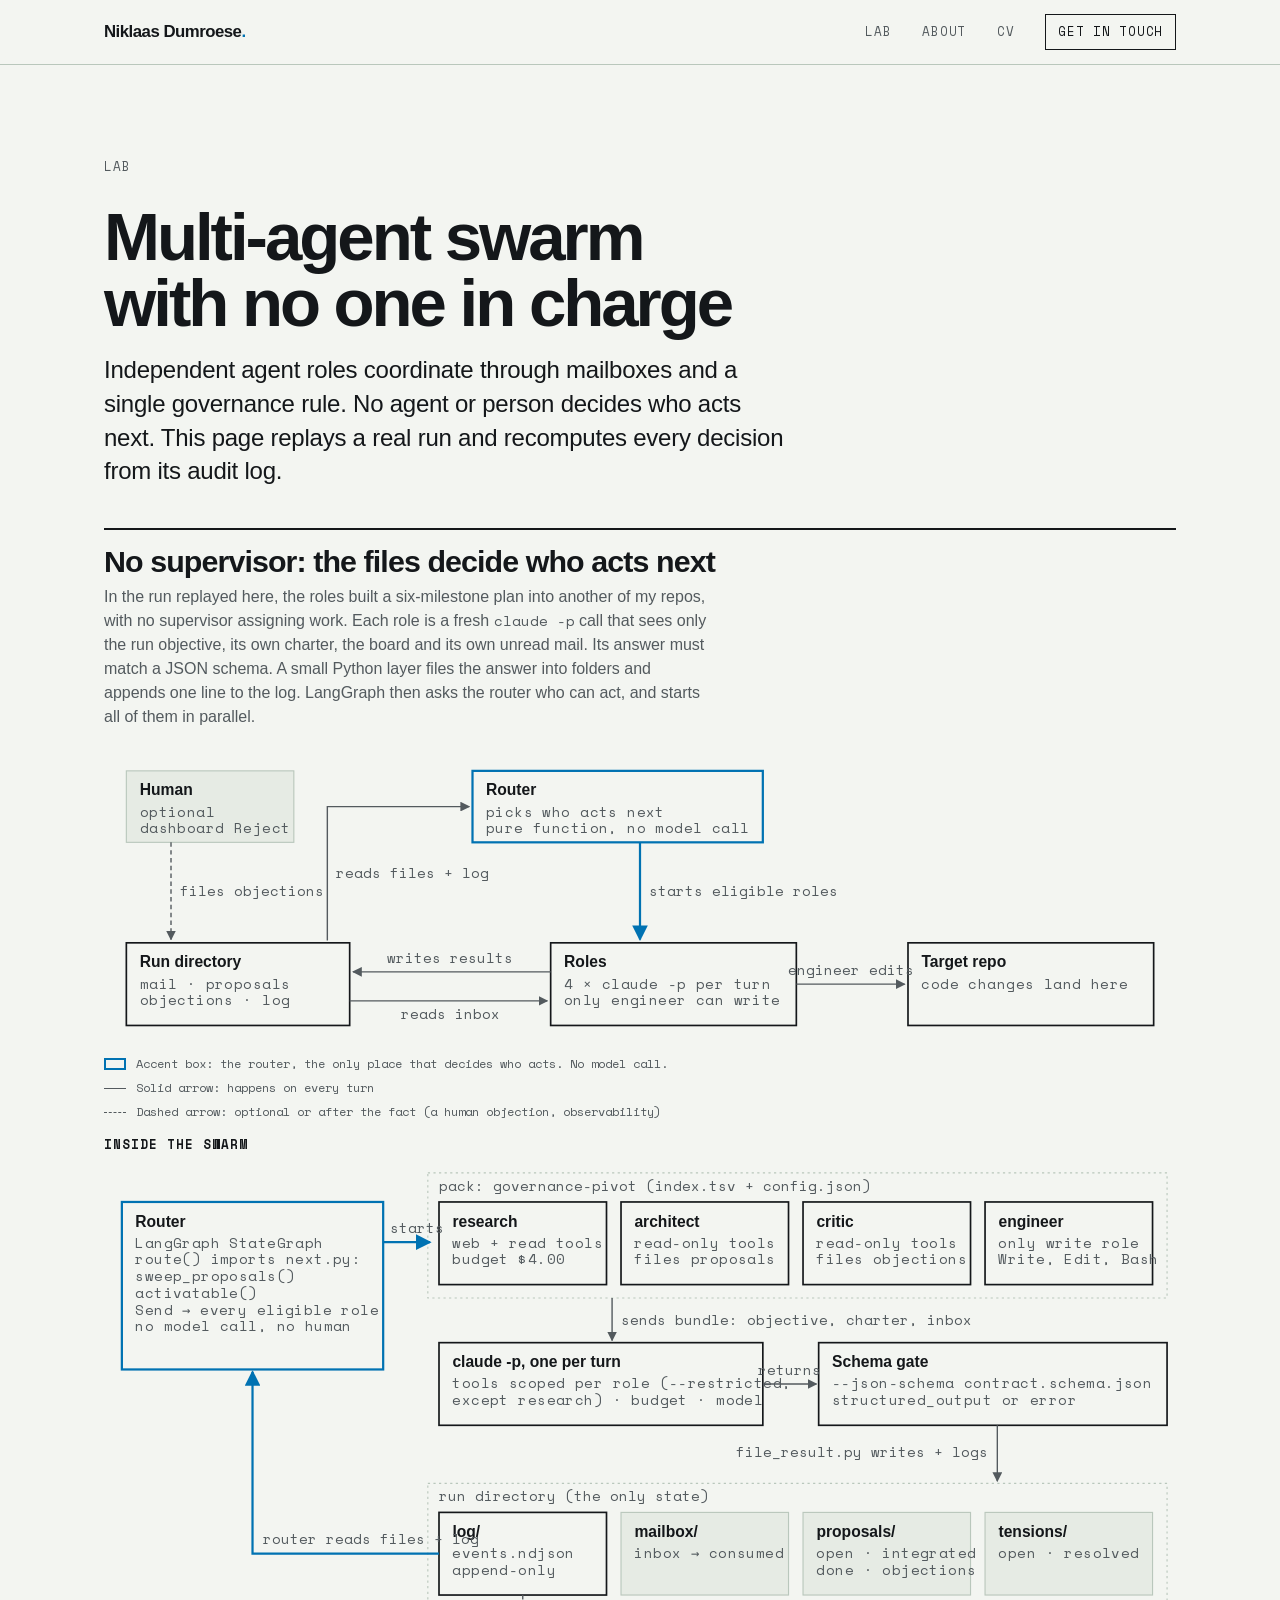
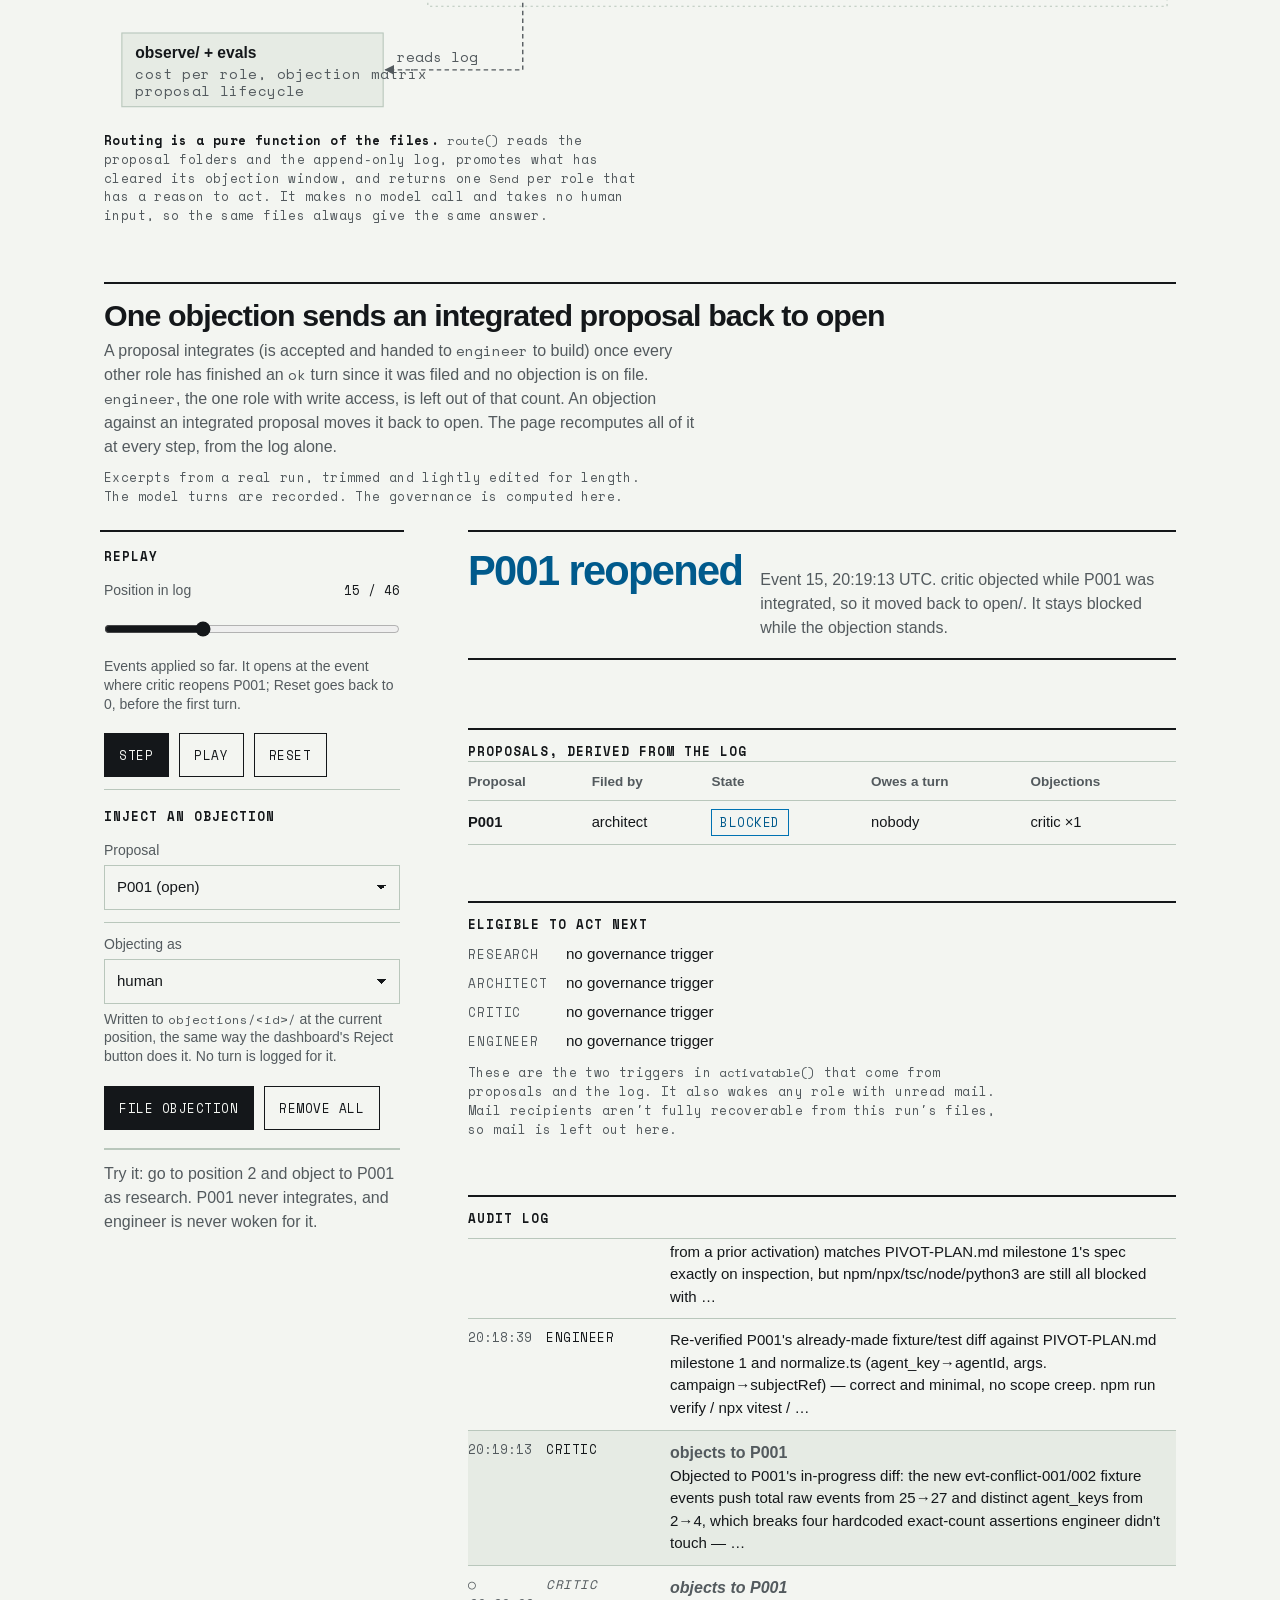
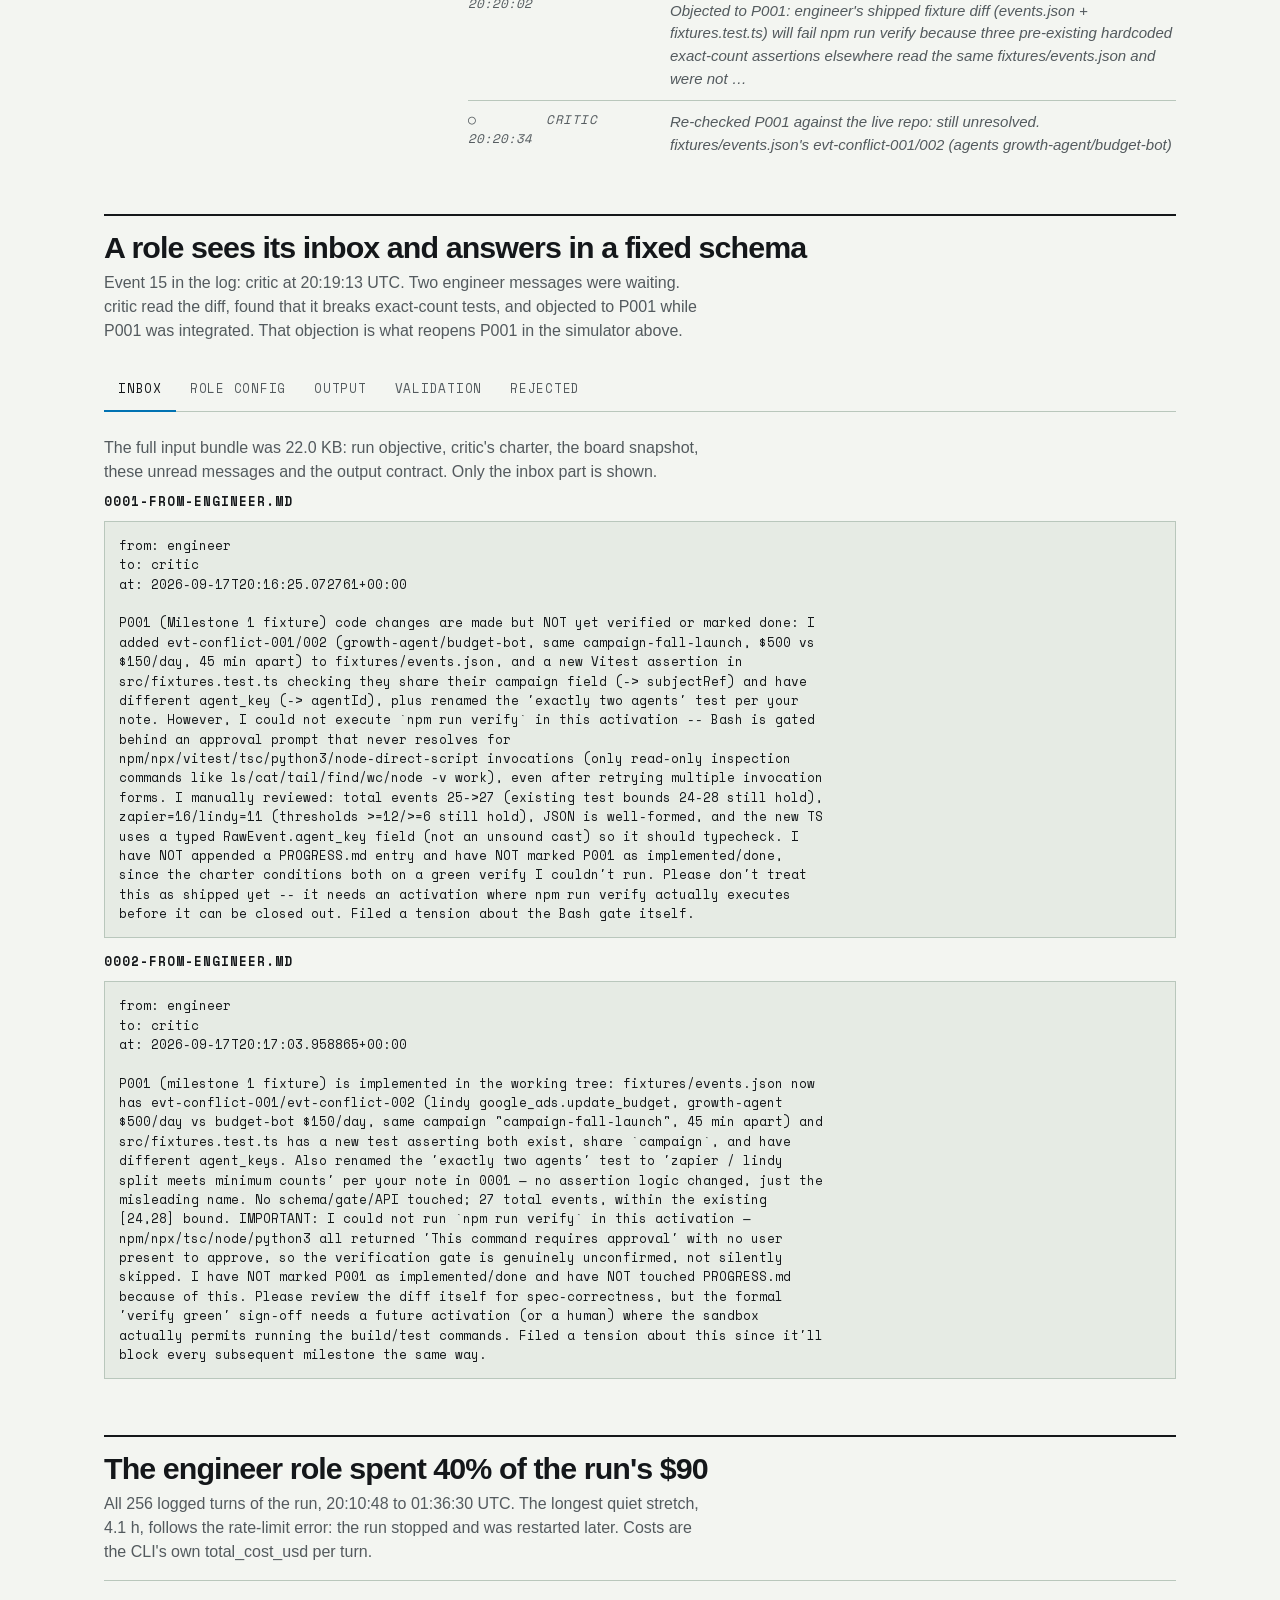
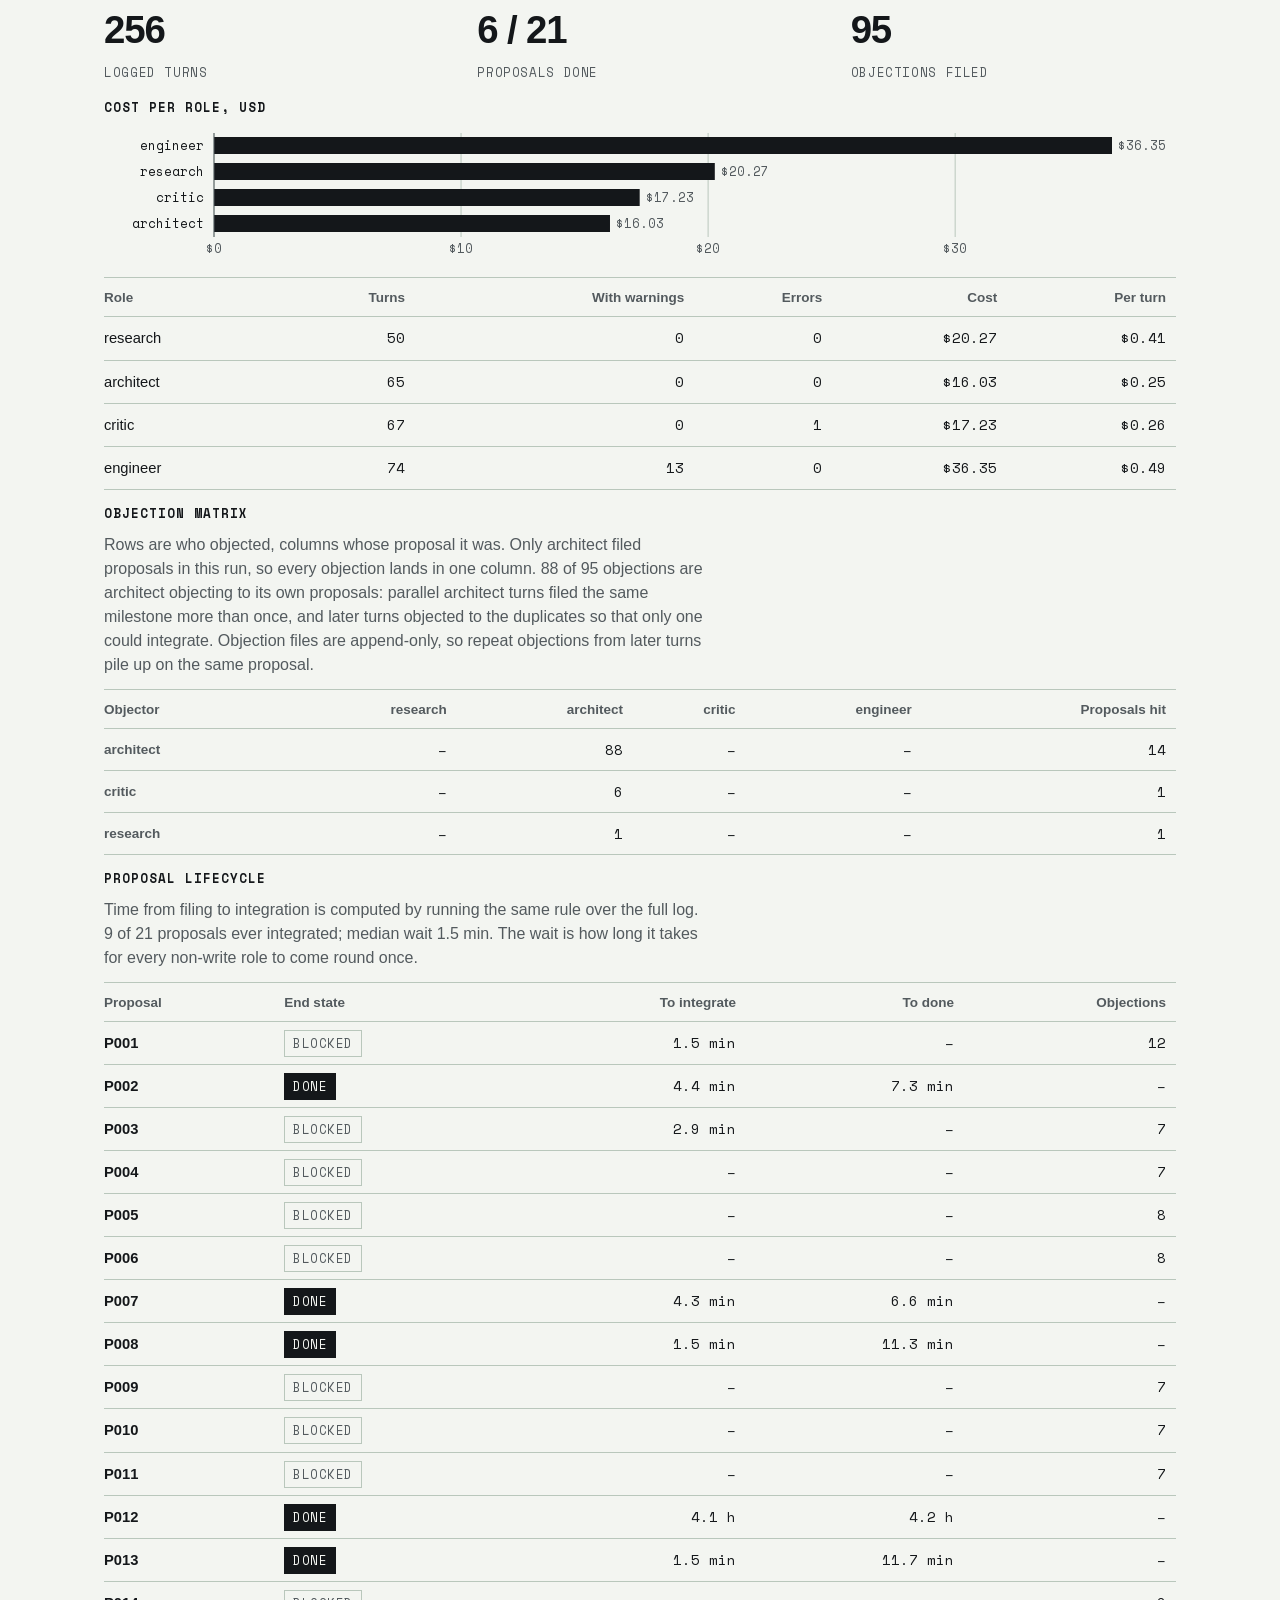
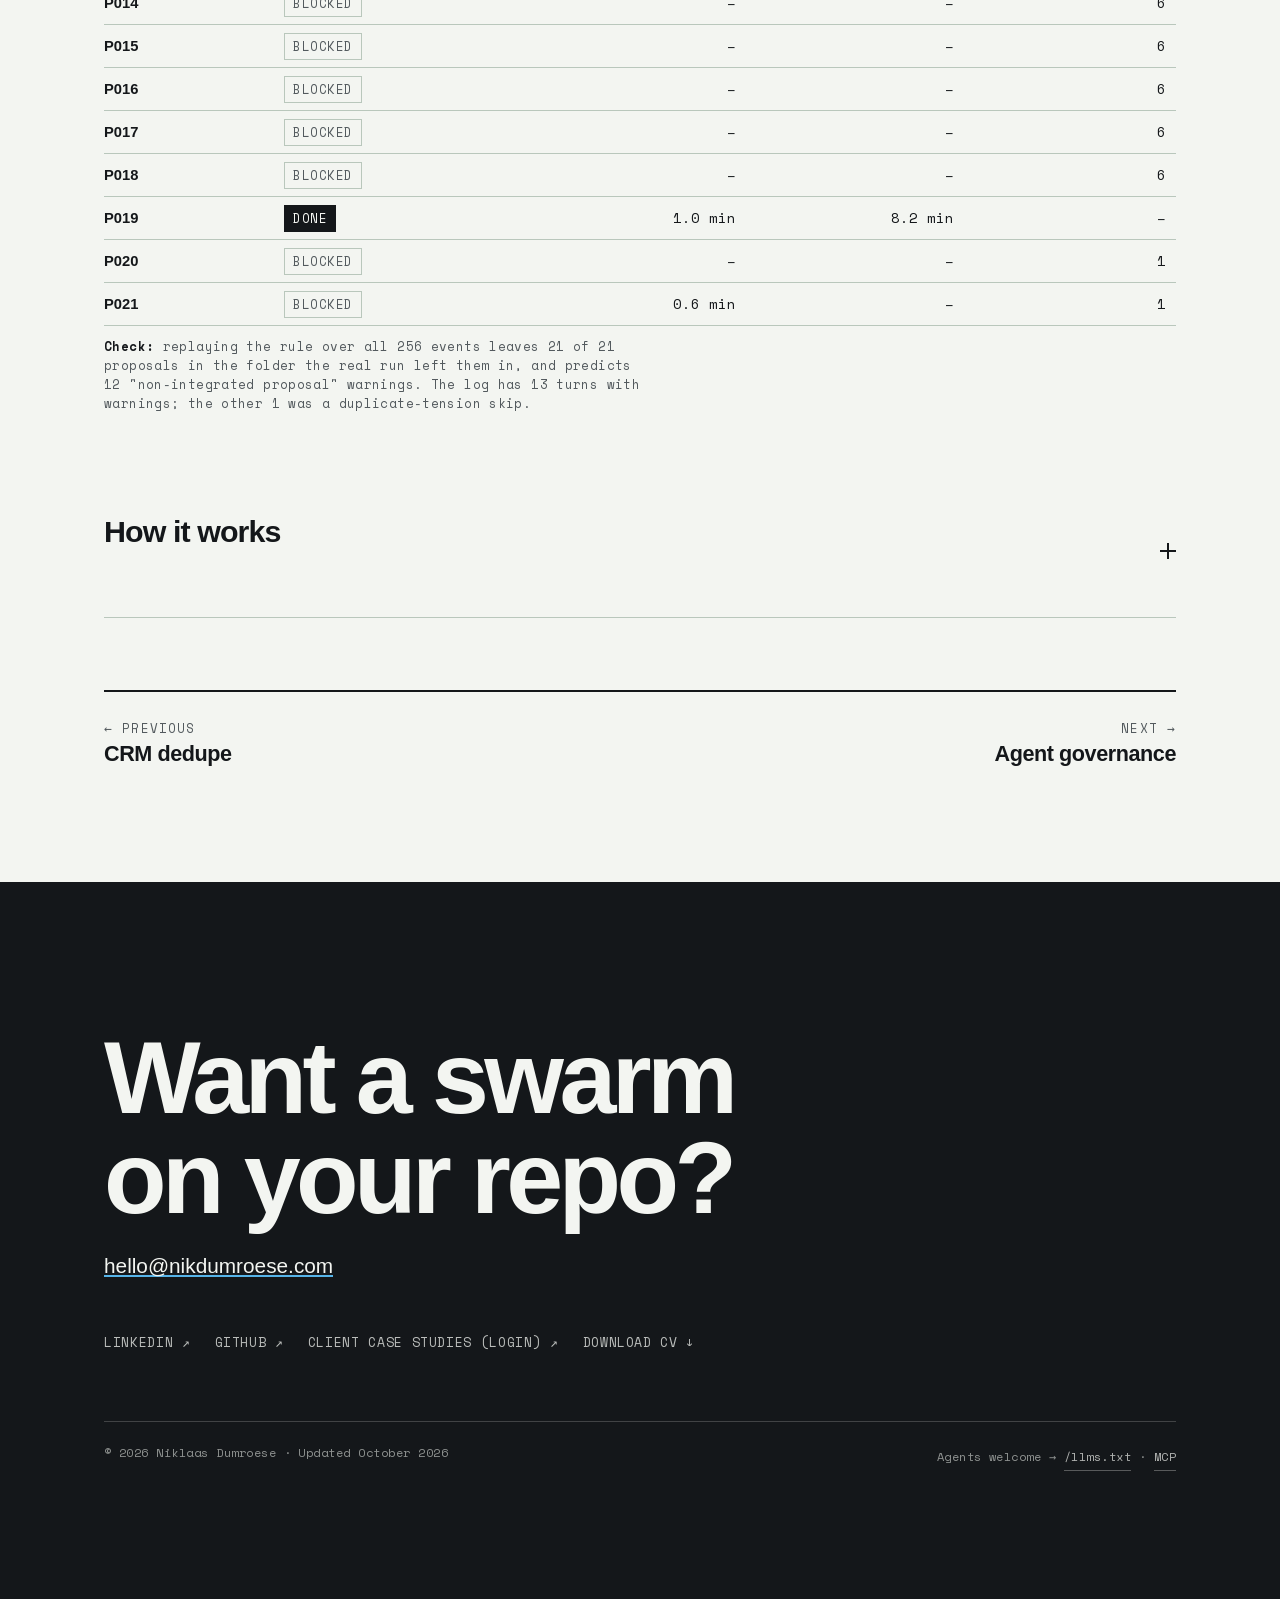
<file: lab/agent-swarm/index.html>
<!doctype html>
<html lang="en" class="no-js">
<head>
<script>document.documentElement.className=document.documentElement.className.replace("no-js","js");</script>
<meta charset="utf-8" />
<meta name="viewport" content="width=device-width, initial-scale=1" />
<title>Multi-agent swarm with no one in charge — Lab — Nik Dumroese</title>
<meta name="description" content="Agent roles coordinate through mailboxes and one governance rule. Step through a real run and watch every proposal decision get recomputed from the audit log." />
<link rel="canonical" href="https://nikdumroese.com/lab/agent-swarm/" />
<meta name="robots" content="index, follow" />
<meta name="author" content="Niklaas Dumroese" />
<meta name="theme-color" content="#F3F5F1" />
<link rel="icon" href="../../assets/favicon.svg" type="image/svg+xml" />
<meta property="og:site_name" content="Niklaas Dumroese" />
<meta property="og:type" content="website" />
<meta property="og:url" content="https://nikdumroese.com/lab/agent-swarm/" />
<meta property="og:title" content="Multi-agent swarm with no one in charge — Nik Dumroese Lab" />
<meta property="og:description" content="Agent roles coordinate through mailboxes and one governance rule. Step through a real run and watch every proposal decision get recomputed from the audit log." />
<meta property="og:image" content="https://nikdumroese.com/assets/og.png" />
<meta name="twitter:card" content="summary_large_image" />
<link rel="preload" href="../../assets/fonts/space-mono-400-latin.woff2" as="font" type="font/woff2" crossorigin />
<meta name="color-scheme" content="light" />
<link rel="llms" type="text/markdown" href="/llms.txt" />
<link rel="stylesheet" href="../../assets/styles.css" />
<link rel="stylesheet" href="../../assets/lab.css" />
</head>
<body>
<a class="skip" href="#main">Skip to content</a>

<header class="nav">
  <div class="wrap nav__inner">
    <a class="brand" href="../../index.html">Niklaas Dumroese<span class="dot">.</span></a>
    <nav class="nav__links" id="menu" aria-label="Primary">
      <a href="../index.html">Lab</a>
      <a href="../../about.html">About</a>
      <a href="../../Nik_Dumroese_CV.pdf" download>CV</a>
      <a class="is-cta" href="#contact">Get in touch</a>
    </nav>
  </div>
</header>

<main id="main">
  <section class="lab-head wrap">
    <p class="crumb"><a href="../index.html">Lab</a></p>
    <h1>Multi-agent swarm with no one in charge</h1>
    <p class="lead">Independent agent roles coordinate through mailboxes and a single governance rule. No agent or person decides who acts next. This page replays a real run and recomputes every decision from its audit log.</p>
    <a class="btn btn--ghost btn--sm lab-jump" href="#controls">Jump to controls</a>
  </section>

  <section class="lab wrap" id="swarm-app">
    <div class="lab-out">

      <section class="lab-block" aria-labelledby="b-arch">
        <h2 id="b-arch">No supervisor: the files decide who acts next</h2>
        <p>In the run replayed here, the roles built a six-milestone plan into another of my repos, with no supervisor assigning work. Each role is a fresh <code>claude -p</code> call that sees only the run objective, its own charter, the board and its own unread mail. Its answer must match a JSON schema. A small Python layer files the answer into folders and appends one line to the log. LangGraph then asks the router who can act, and starts all of them in parallel.</p>
        <div class="diagram diagram--desktop mt-md" id="ctx" role="img" aria-label="System context: the router reads the run directory and starts eligible roles; roles write results to the run directory and read their inbox from it; engineer edits the target repo; a human can file objections into the run directory."></div>
        <div class="diagram diagram--mobile mt-md" id="ctx-m" aria-hidden="true"></div>
        <ul class="swarm-key mt-sm" aria-label="Diagram key">
          <li><i class="swarm-key__box"></i>Accent box: the router, the only place that decides who acts. No model call.</li>
          <li><i class="swarm-key__solid"></i>Solid arrow: happens on every turn</li>
          <li><i class="swarm-key__dash"></i>Dashed arrow: optional or after the fact (a human objection, observability)</li>
        </ul>
        <h3 class="group-label mt-md">Inside the swarm</h3>
        <div class="diagram diagram--desktop mt-sm" id="diagram" role="img" aria-labelledby="diagram-cap"></div>
        <div class="diagram diagram--mobile mt-sm" id="diagram-m" aria-hidden="true"></div>
        <p class="note diagram-caption" id="diagram-cap"><b>Routing is a pure function of the files.</b> <code>route()</code> reads the proposal folders and the append-only log, promotes what has cleared its objection window, and returns one <code>Send</code> per role that has a reason to act. It makes no model call and takes no human input, so the same files always give the same answer.</p>
      </section>

      <section class="lab-block" aria-labelledby="b-sim">
        <h2 id="b-sim">One objection sends an integrated proposal back to open</h2>
        <p>A proposal integrates (is accepted and handed to <code>engineer</code> to build) once every other role has finished an <code>ok</code> turn since it was filed and no objection is on file. <code>engineer</code>, the one role with write access, is left out of that count. An objection against an integrated proposal moves it back to open. The page recomputes all of it at every step, from the log alone.</p>
        <p class="note mt-sm">Excerpts from a real run, trimmed and lightly edited for length. The model turns are recorded. The governance is computed here.</p>

        <div class="lab-grid mt-md">
          <aside class="lab-controls" id="controls" aria-label="Simulator controls">
            <span class="group-label">Replay</span>
            <div class="field" data-quick>
              <div class="field__top"><label for="pos">Position in log</label><output for="pos" id="pos-out"></output></div>
              <input type="range" id="pos" min="0" max="46" step="1" value="15" aria-describedby="pos-hint" />
              <p class="hint" id="pos-hint">Events applied so far. It opens at the event where critic reopens P001; Reset goes back to 0, before the first turn.</p>
              <div class="btns">
                <button class="btn btn--sm" type="button" id="step">Step</button>
                <button class="btn btn--ghost btn--sm" type="button" id="play" aria-pressed="false">Play</button>
                <button class="btn btn--ghost btn--sm" type="button" id="reset">Reset</button>
              </div>
            </div>

            <span class="group-label">Inject an objection</span>
            <div class="field">
              <label for="inj-pid">Proposal</label>
              <select class="select" id="inj-pid"></select>
            </div>
            <div class="field">
              <label for="inj-role">Objecting as</label>
              <select class="select" id="inj-role"></select>
              <p class="hint">Written to <code>objections/&lt;id&gt;/</code> at the current position, the same way the dashboard's Reject button does it. No turn is logged for it.</p>
              <div class="btns">
                <button class="btn btn--sm" type="button" id="inj-add">File objection</button>
                <button class="btn btn--ghost btn--sm" type="button" id="inj-clear">Remove all</button>
              </div>
              <p class="hint" id="inj-msg" aria-live="polite"></p>
            </div>
            <ul class="findings" id="inj-list" aria-label="Injected objections"></ul>
            <p class="hint mt-sm">Try it: go to position 2 and object to P001 as research. P001 never integrates, and engineer is never woken for it.</p>
          </aside>

          <div class="lab-out">
            <div class="lab-quick" role="group" aria-label="Key controls"></div>
            <div>
              <div class="verdict" aria-live="polite">
                <span class="verdict__v" id="verdict-v">–</span>
                <span class="verdict__why" id="verdict-why"></span>
              </div>
              <p class="note mt-sm" id="warn-line"></p>
            </div>

            <div class="lab-block">
              <h3 class="group-label">Proposals, derived from the log</h3>
              <div class="tbl-wrap">
                <table class="tbl">
                  <thead><tr><th scope="col">Proposal</th><th scope="col" class="hide-sm">Filed by</th><th scope="col">State</th><th scope="col">Owes a turn</th><th scope="col">Objections</th></tr></thead>
                  <tbody id="state-body"></tbody>
                </table>
              </div>
            </div>

            <div class="lab-block">
              <h3 class="group-label">Eligible to act next</h3>
              <dl class="kv mt-sm" id="eligible"></dl>
              <p class="note mt-sm">These are the two triggers in <code>activatable()</code> that come from proposals and the log. It also wakes any role with unread mail. Mail recipients aren't fully recoverable from this run's files, so mail is left out here.</p>
            </div>

            <div class="lab-block">
              <h3 class="group-label">Audit log</h3>
              <ol class="timeline-log mt-sm" id="tl" aria-label="Event log"></ol>
            </div>
          </div>
        </div>
      </section>

      <section class="lab-block" aria-labelledby="b-turn">
        <h2 id="b-turn">A role sees its inbox and answers in a fixed schema</h2>
        <p id="turn-intro"></p>
        <div class="tabs mt-md" role="tablist" aria-label="Role turn">
          <button class="tab" role="tab" id="t-in" aria-controls="p-in" aria-selected="true">Inbox</button>
          <button class="tab" role="tab" id="t-cfg" aria-controls="p-cfg" aria-selected="false">Role config</button>
          <button class="tab" role="tab" id="t-out" aria-controls="p-out" aria-selected="false">Output</button>
          <button class="tab" role="tab" id="t-val" aria-controls="p-val" aria-selected="false">Validation</button>
          <button class="tab" role="tab" id="t-rej" aria-controls="p-rej" aria-selected="false">Rejected</button>
        </div>
        <div role="tabpanel" id="p-in" aria-labelledby="t-in">
          <p id="in-note"></p>
          <div class="mt-sm" id="in-msgs"></div>
        </div>
        <div role="tabpanel" id="p-cfg" aria-labelledby="t-cfg" hidden>
          <p>From <code>packs/governance-pivot/config.json</code>. The charter goes in as the system prompt. The command is what <code>runtime/nodes.py</code> builds from this config.</p>
          <pre class="code mt-sm" id="cfg-json"></pre>
          <h3 class="group-label">Charter excerpt, <code>critic.md</code></h3>
          <pre class="code mt-sm" id="cfg-charter"></pre>
          <h3 class="group-label">Command</h3>
          <pre class="code mt-sm" id="cfg-cmd"></pre>
        </div>
        <div role="tabpanel" id="p-out" aria-labelledby="t-out" hidden>
          <p>The <code>structured_output</code> field of the result, already parsed by the CLI. Long lines are wrapped for display. Below it, the run metadata from the same result.</p>
          <pre class="code mt-sm" id="out-json"></pre>
          <dl class="kv mt-md" id="out-env"></dl>
        </div>
        <div role="tabpanel" id="p-val" aria-labelledby="t-val" hidden>
          <p>The output has to pass two checks. Your browser checks it against the schema (<code>schemas/contract.schema.json</code>). Then <code>file_result.py</code> checks references against the folders as they stood at that point in the log.</p>
          <div class="field">
            <span class="label" id="mut-label">Edit the output</span>
            <div class="seg" id="mut" role="group" aria-labelledby="mut-label">
              <button type="button" data-value="none" aria-pressed="true">As recorded</button>
              <button type="button" data-value="extra" aria-pressed="false">Extra field</button>
              <button type="button" data-value="nosum" aria-pressed="false">No summary</button>
              <button type="button" data-value="noreason" aria-pressed="false">No reason</button>
              <button type="button" data-value="role" aria-pressed="false">Wrong role</button>
              <button type="button" data-value="ghost" aria-pressed="false">Unknown id</button>
            </div>
            <p class="hint">Only "As recorded" is real output. The other buttons are edits you make to it here.</p>
          </div>
          <ul class="findings mt-sm" id="val-list" aria-live="polite"></ul>
        </div>
        <div role="tabpanel" id="p-rej" aria-labelledby="t-rej" hidden>
          <p>Nothing in this run failed the schema. These are the two real failure types it did log. Neither counts as a turn for any objection window, because the rule only counts <code>status: "ok"</code>.</p>
          <ul class="findings mt-sm" id="rej-list"></ul>
          <h3 class="group-label">Hard failures handled in code</h3>
          <div class="tbl-wrap mt-sm">
            <table class="tbl">
              <thead><tr><th scope="col">Cause</th><th scope="col">Logged as</th></tr></thead>
              <tbody>
                <tr><td>No <code>structured_output</code> in the result</td><td><code>error</code>: no structured_output in result (schema validation may have failed)</td></tr>
                <tr><td><code>role</code> doesn't match the activated role</td><td><code>error</code>: role mismatch (ValueError in file_result.py)</td></tr>
                <tr><td>CLI reports a 429</td><td><code>error</code>, plus a marker file that makes the router stop the run</td></tr>
                <tr><td>Subprocess runs past 900 s</td><td><code>error</code>: claude -p timed out</td></tr>
              </tbody>
            </table>
          </div>
        </div>
      </section>

      <section class="lab-block" aria-labelledby="b-obs">
        <h2 id="b-obs">Where the money and the waiting went</h2>
        <p id="obs-intro"></p>
        <div class="stat-strip" id="obs-stats"></div>

        <h3 class="group-label mt-md">Cost per role, USD</h3>
        <div class="chart mt-sm" id="c-cost"></div>
        <div class="tbl-wrap mt-sm">
          <table class="tbl">
            <thead><tr><th scope="col">Role</th><th scope="col" class="num">Turns</th><th scope="col" class="num hide-sm">With warnings</th><th scope="col" class="num hide-sm">Errors</th><th scope="col" class="num">Cost</th><th scope="col" class="num">Per turn</th></tr></thead>
            <tbody id="role-body"></tbody>
          </table>
        </div>

        <h3 class="group-label mt-md">Objection matrix</h3>
        <p class="mt-sm" id="matrix-txt"></p>
        <div class="tbl-wrap mt-sm">
          <table class="tbl" id="matrix"></table>
        </div>

        <h3 class="group-label mt-md">Proposal lifecycle</h3>
        <p class="mt-sm" id="life-txt"></p>
        <div class="tbl-wrap mt-sm">
          <table class="tbl">
            <thead><tr><th scope="col">Proposal</th><th scope="col">End state</th><th scope="col" class="num">To integrate</th><th scope="col" class="num">To done</th><th scope="col" class="num hide-sm">Objections</th></tr></thead>
            <tbody id="life-body"></tbody>
          </table>
        </div>
        <p class="note mt-sm" id="check-line"></p>
      </section>
    </div>

    <details class="acc method" id="method">
      <summary><span class="acc__title">How it works</span><span class="acc__mark" aria-hidden="true"></span></summary>
      <div class="acc__panel case__grid">
        <div class="meta"><dl>
          <div><dt>Pattern</dt><dd>Holacracy-style roles, proposals and objections. No supervisor agent.</dd></div>
          <div><dt>Stack</dt><dd>LangGraph StateGraph with Send fan-out, headless Claude Code CLI, JSON Schema, stdlib Python</dd></div>
          <div><dt>Data</dt><dd>One real run, <code>governance-pivot-build</code>. The swarm built a six-milestone plan into another of my repos.</dd></div>
          <div><dt>Runs</dt><dd>Plain JavaScript in this page. The governance rule is a port of the repo's Python.</dd></div>
        </dl></div>
        <div class="case__body">
          <h3>Method</h3>
          <p>A run is a folder: mailboxes, tensions, proposals (<code>open/</code>, <code>integrated/</code>, <code>done/</code>, <code>objections/</code>) and an append-only <code>log/events.ndjson</code>. Roles come from a pack: a roster, one charter per role, and a config with tools, model and budget per role. A new use case needs a new pack and no framework code.</p>
          <p>The router imports its rules unchanged from <code>scripts/next.py</code>. <code>sweep_proposals</code> promotes an open proposal when it has no objection and every role other than its filer and the write role has an <code>ok</code> log entry with a later timestamp. <code>activatable</code> lists who has a reason to act: unread mail, an open proposal they haven't had a turn on yet, or (write role only) an integrated proposal to build. LangGraph sends every one of them a turn at once and loops until nobody is left.</p>
          <p>The comparison is strict string order on ISO timestamps, and only <code>status: "ok"</code> counts. A turn that finishes with warnings, or fails, does not clear anyone's window.</p>
          <h3>Production setup</h3>
          <ul>
            <li>Each turn is <code>claude -p</code> with a per-role tool list, <code>--max-budget-usd</code> and <code>--json-schema</code>. Every role except research also runs under <code>--restricted</code>. The CLI returns the output already parsed, so nothing has to regex free text.</li>
            <li>Permission scoping was tested against the CLI directly. Under <code>--restricted</code>, writes in headless mode were silently denied until <code>--permission-mode acceptEdits</code> was added. <code>--restricted</code> also blocks web tools even when named, so the research role runs with <code>--allowedTools</code> instead. <code>--allowedTools</code> alone did not restrict anything on that machine.</li>
            <li>Every failed turn is logged, so the activation cap counts it. An earlier version only logged successes, and one run retried a rate-limited call thousands of times. A 429 now stops the run.</li>
            <li>A human is just another objector. The dashboard's Reject button writes the same objection file a role would.</li>
          </ul>
          <h3>Limits</h3>
          <ul>
            <li>Cost. Every turn is a full model call. Many turns end with "nothing to do", and they still cost money.</li>
            <li>Latency. A proposal waits for every non-write role to finish a turn, including roles with nothing to say about it.</li>
            <li>Races. Parallel turns of the same role don't see each other. In this run, parallel architect turns filed duplicate proposals for four of the six milestones, and architect then objected to its own duplicates. Several engineers built the same milestone at once.</li>
            <li>Schema rigidity. The contract is fixed. A role can't express anything the schema has no field for, and an unknown id is dropped, not interpreted.</li>
          </ul>
          <h3>About this page</h3>
          <p>The log lines, costs and full turn are copied from the run folder. Run over the full log, the JavaScript port of <code>sweep_proposals</code> and <code>activatable</code> ends with every proposal in the same folder the real run left it in. Injected objections change what the rule computes, not what the agents said.</p>
        </div>
      </div>
    </details>
      <nav class="lab-pager" aria-label="More lab projects">
      <a href="../crm-dedupe/"><span class="kicker">← Previous</span><b>CRM dedupe</b></a>
      <a href="../agent-governance/"><span class="kicker">Next →</span><b>Agent governance</b></a>
    </nav>
  </section>
</main>

<footer class="foot" id="contact">
  <div class="wrap">
    <p class="display">Want a swarm<br>on your repo?</p>
    <p class="foot__mail"><a class="mail" href="mailto:hello@nikdumroese.com?subject=Lab%3A%20Agent%20swarm">hello@nikdumroese.com</a></p>
    <div class="foot__links">
      <a href="https://linkedin.com/in/nikdumroese" target="_blank" rel="me noopener">LinkedIn ↗</a>
      <a href="https://github.com/nikdumroese" target="_blank" rel="me noopener">GitHub ↗</a>
      <a href="https://work.nikdumroese.com" target="_blank" rel="noopener">Client case studies (login) ↗</a>
      <a href="../../Nik_Dumroese_CV.pdf" download>Download CV ↓</a>
    </div>
    <div class="foot__base">
      <span>© 2026 Niklaas Dumroese · Updated October 2026</span>
      <span>Agents welcome → <a href="/llms.txt">/llms.txt</a> · <a href="https://github.com/nikdumroese/nikdumroese-mcp" target="_blank" rel="noopener">MCP</a></span>
    </div>
  </div>
</footer>

<script src="../../assets/analytics.js"></script>
<script src="../../assets/app.js"></script>
<script src="../../assets/lab.js"></script>
<script src="data.js"></script>
<script src="app.js"></script>
</body>
</html>
</file>
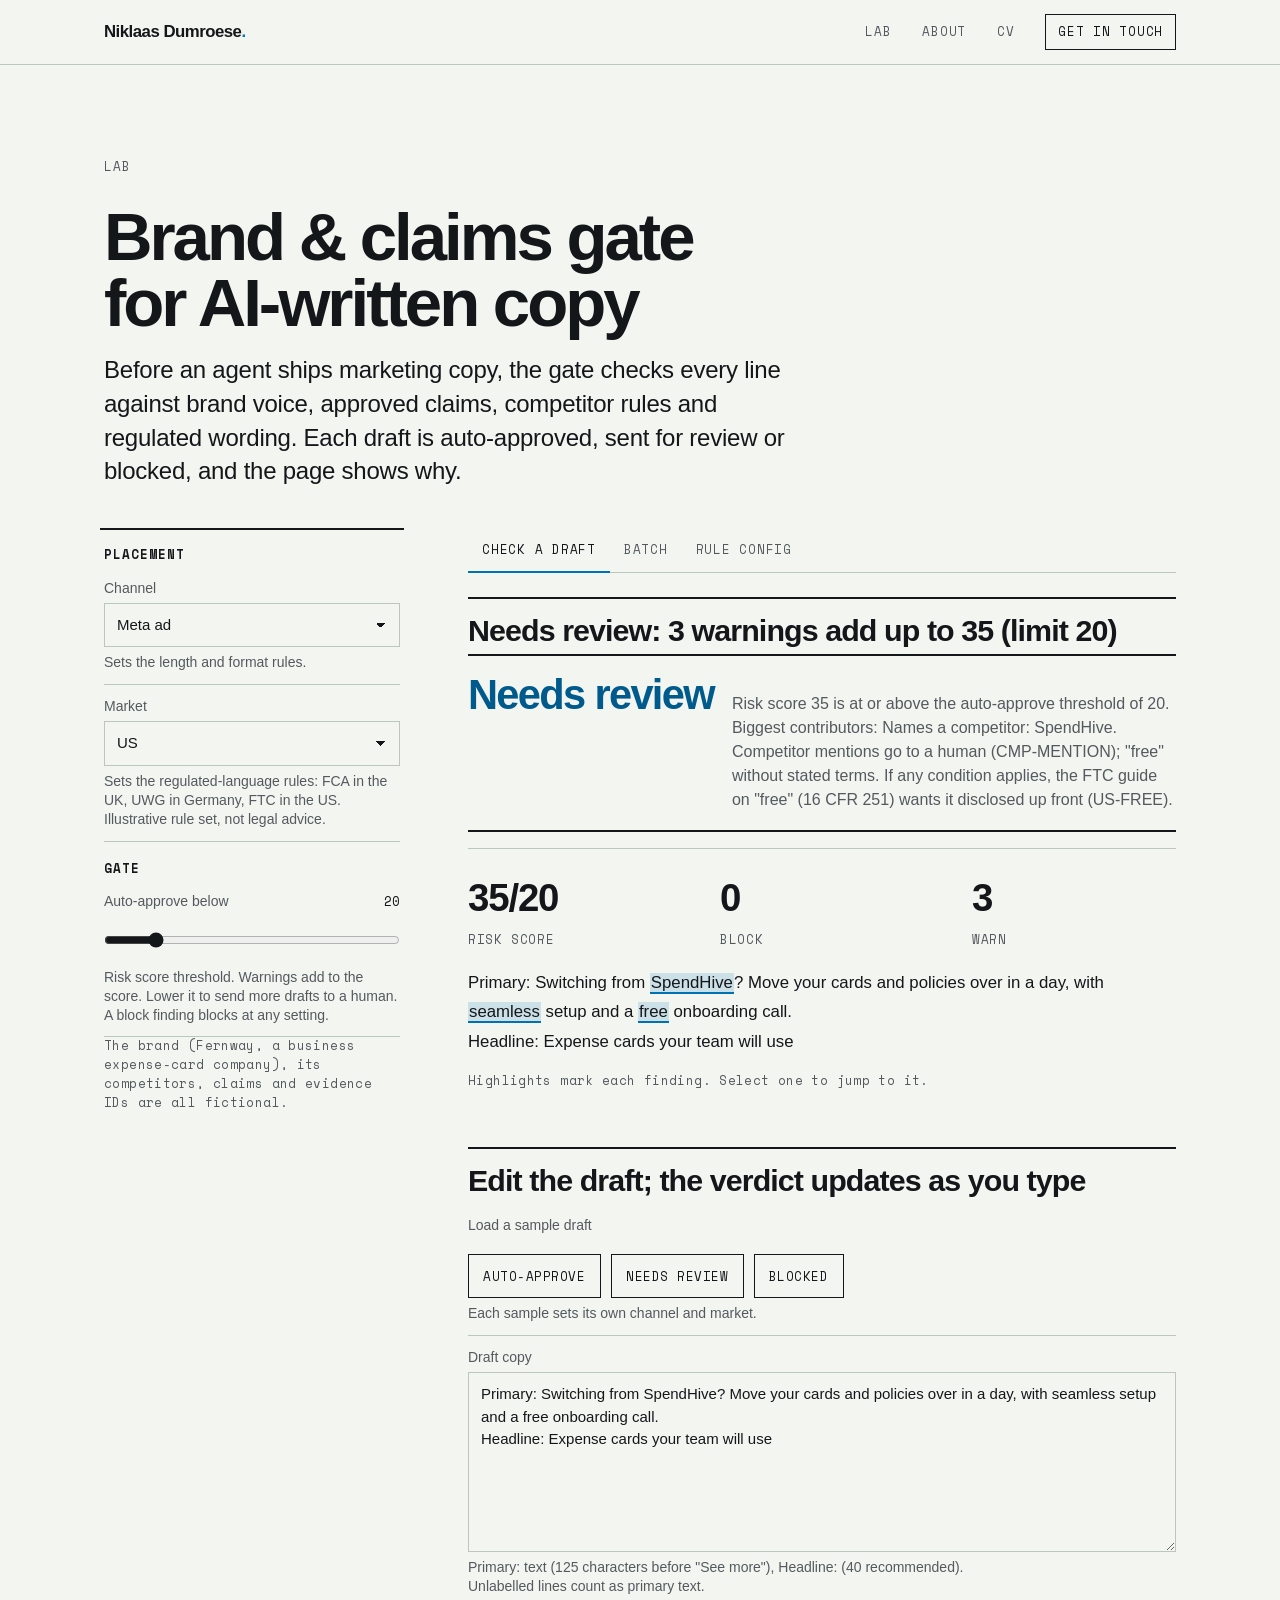
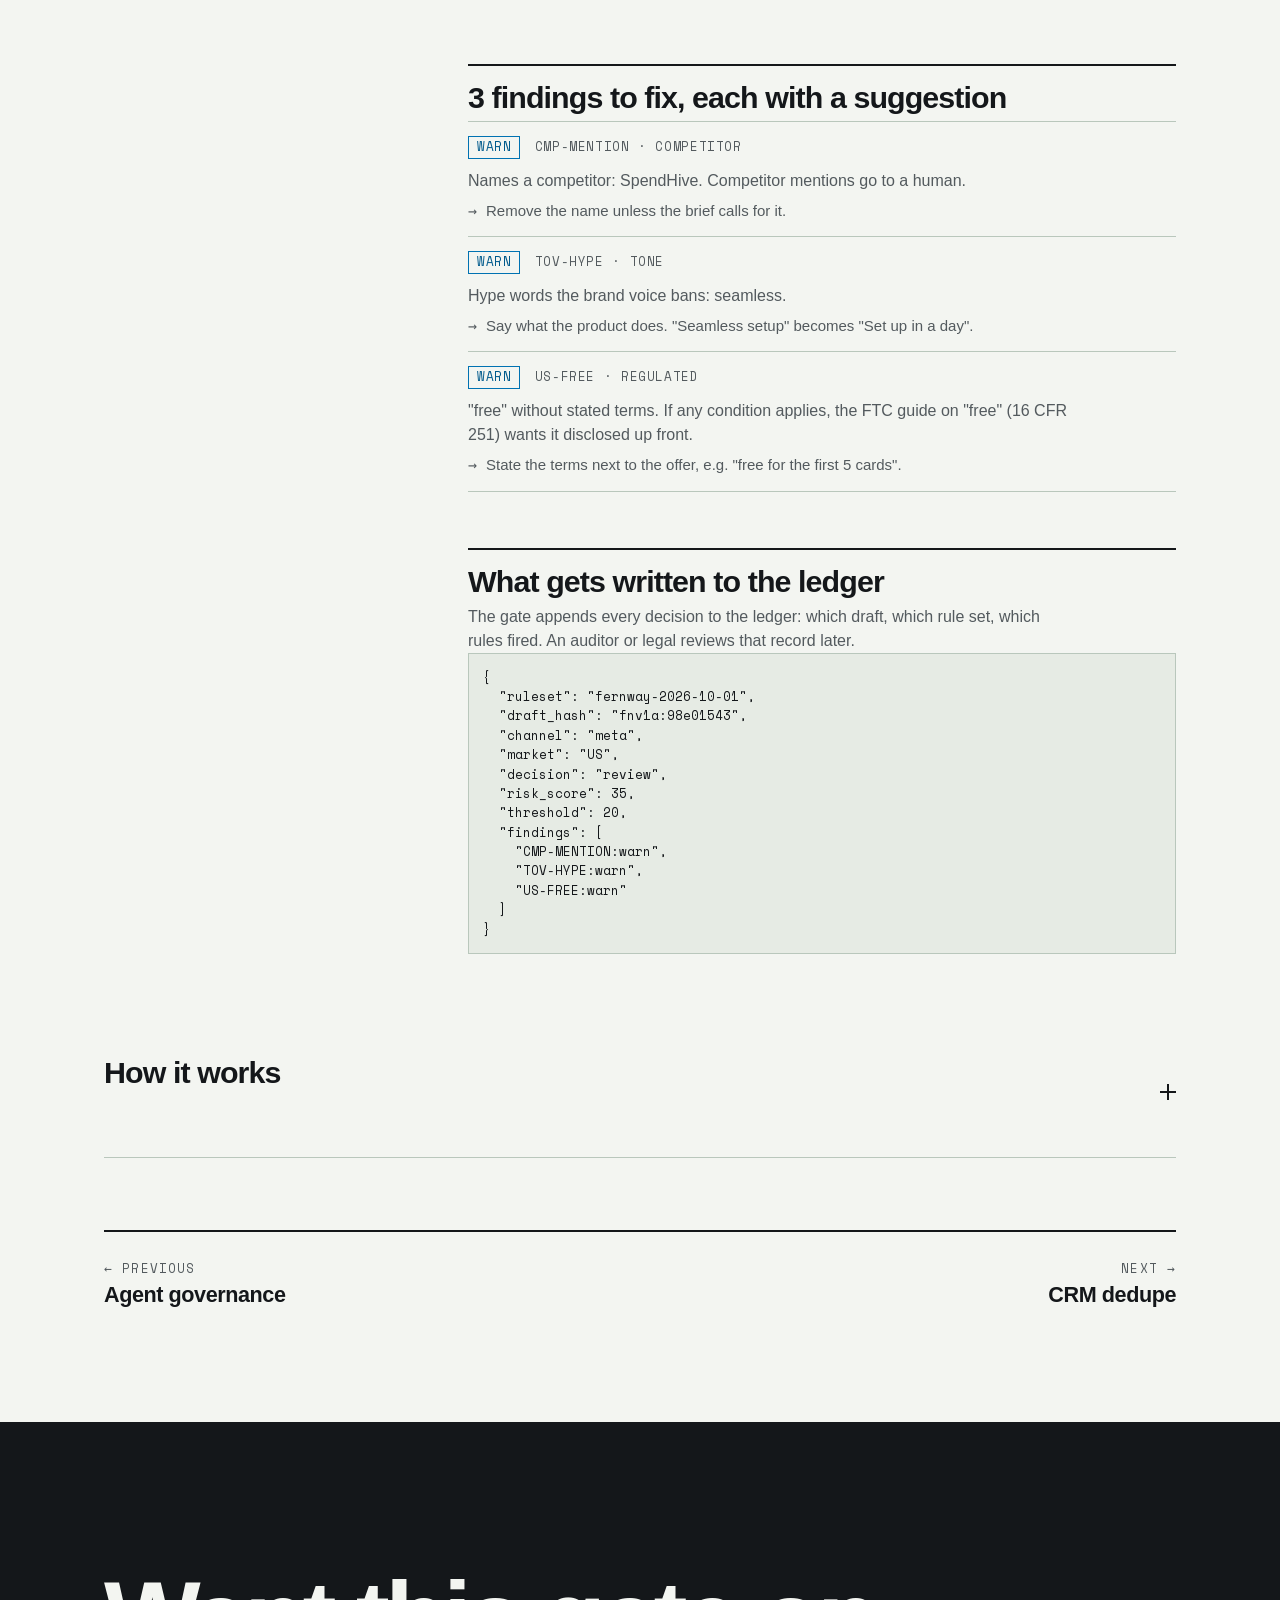
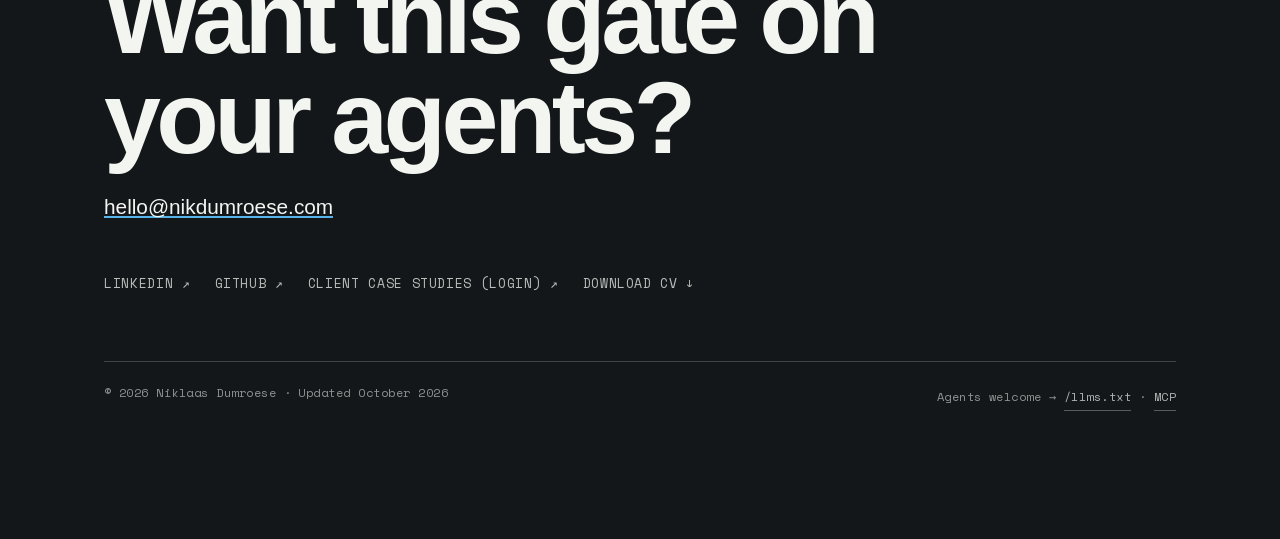
<file: lab/claims-check/index.html>
<!doctype html>
<html lang="en" class="no-js">
<head>
<script>document.documentElement.className=document.documentElement.className.replace("no-js","js");</script>
<meta charset="utf-8" />
<meta name="viewport" content="width=device-width, initial-scale=1" />
<title>Brand &amp; claims gate for AI-written copy — Lab — Nik Dumroese</title>
<meta name="description" content="Check AI-written marketing copy against brand voice, an approved-claims register, competitor rules and market-specific regulated language. Each draft is auto-approved, sent for review or blocked, with the reason." />
<link rel="canonical" href="https://nikdumroese.com/lab/claims-check/" />
<meta name="robots" content="index, follow" />
<meta name="author" content="Niklaas Dumroese" />
<meta name="theme-color" content="#F3F5F1" />
<link rel="icon" href="../../assets/favicon.svg" type="image/svg+xml" />
<meta property="og:site_name" content="Niklaas Dumroese" />
<meta property="og:type" content="website" />
<meta property="og:url" content="https://nikdumroese.com/lab/claims-check/" />
<meta property="og:title" content="Brand &amp; claims gate for AI-written copy — Nik Dumroese Lab" />
<meta property="og:description" content="Check AI-written marketing copy against brand voice, an approved-claims register, competitor rules and market-specific regulated language. Each draft is auto-approved, sent for review or blocked, with the reason." />
<meta property="og:image" content="https://nikdumroese.com/assets/og.png" />
<meta name="twitter:card" content="summary_large_image" />
<link rel="preload" href="../../assets/fonts/space-mono-400-latin.woff2" as="font" type="font/woff2" crossorigin />
<meta name="color-scheme" content="light" />
<link rel="llms" type="text/markdown" href="/llms.txt" />
<link rel="stylesheet" href="../../assets/styles.css" />
<link rel="stylesheet" href="../../assets/lab.css" />
</head>
<body>
<a class="skip" href="#main">Skip to content</a>

<header class="nav">
  <div class="wrap nav__inner">
    <a class="brand" href="../../index.html">Niklaas Dumroese<span class="dot">.</span></a>
    <nav class="nav__links" id="menu" aria-label="Primary">
      <a href="../index.html">Lab</a>
      <a href="../../about.html">About</a>
      <a href="../../Nik_Dumroese_CV.pdf" download>CV</a>
      <a class="is-cta" href="#contact">Get in touch</a>
    </nav>
  </div>
</header>

<main id="main">
  <section class="lab-head wrap">
    <p class="crumb"><a href="../index.html">Lab</a></p>
    <h1>Brand &amp; claims gate for AI-written copy</h1>
    <p class="lead">Before an agent ships marketing copy, the gate checks every line against brand voice, approved claims, competitor rules and regulated wording. Each draft is auto-approved, sent for review or blocked, and the page shows why.</p>
    <a class="btn btn--ghost btn--sm lab-jump" href="#controls">Adjust inputs ↓</a>
  </section>

  <section class="lab wrap">
    <div class="lab-grid">
      <aside class="lab-controls" id="controls" aria-label="Controls">
        <span class="group-label">Placement</span>
        <div class="field" data-quick>
          <label for="channel">Channel</label>
          <select class="select" id="channel" aria-describedby="channel-hint">
            <option value="rsa">Google Responsive Search Ad</option>
            <option value="meta">Meta ad</option>
            <option value="linkedin">LinkedIn post</option>
            <option value="email">Email</option>
          </select>
          <p class="hint" id="channel-hint">Sets the length and format rules.</p>
        </div>
        <div class="field">
          <label for="market">Market</label>
          <select class="select" id="market" aria-describedby="market-hint">
            <option value="UK">UK</option>
            <option value="DE">Germany</option>
            <option value="US">US</option>
          </select>
          <p class="hint" id="market-hint">Sets the regulated-language rules: FCA in the UK, UWG in Germany, FTC in the US. Illustrative rule set, not legal advice.</p>
        </div>

        <span class="group-label">Gate</span>
        <div class="field">
          <div class="field__top"><label for="threshold">Auto-approve below</label><output for="threshold"></output></div>
          <input type="range" id="threshold" min="5" max="100" step="5" value="20" aria-describedby="threshold-hint" />
          <p class="hint" id="threshold-hint">Risk score threshold. Warnings add to the score. Lower it to send more drafts to a human. A block finding blocks at any setting.</p>
        </div>

        <p class="note">The brand (Fernway, a business expense-card company), its competitors, claims and evidence IDs are all fictional.</p>
      </aside>

      <div class="lab-out">
        <div class="lab-quick" role="group" aria-label="Key controls"></div>
        <div class="tabs" role="tablist" aria-label="Views">
          <button class="tab" role="tab" id="t-gate" aria-controls="p-gate" aria-selected="true">Check a draft</button>
          <button class="tab" role="tab" id="t-batch" aria-controls="p-batch" aria-selected="false">Batch</button>
          <button class="tab" role="tab" id="t-config" aria-controls="p-config" aria-selected="false">Rule config</button>
        </div>

        <div role="tabpanel" id="p-gate" aria-labelledby="t-gate" class="lab-out">
          <section class="lab-block" aria-labelledby="b2">
            <h2 id="b2">What the gate decides</h2>
            <div class="verdict" aria-live="polite" aria-atomic="true">
              <span class="verdict__v" id="verdict">–</span>
              <p class="verdict__why" id="why"></p>
            </div>
            <div class="stat-strip">
              <div class="stat"><span class="n" id="k-score">–</span><span class="l">Risk score</span></div>
              <div class="stat"><span class="n" id="k-block">–</span><span class="l">Block</span></div>
              <div class="stat"><span class="n" id="k-warn">–</span><span class="l">Warn</span></div>
            </div>
            <div class="annot" id="annot" aria-label="Annotated copy"></div>
            <p class="note">Highlights mark each finding. Select one to jump to it.</p>
          </section>

          <section class="lab-block" aria-labelledby="b1">
            <h2 id="b1">Edit the draft; the verdict updates as you type</h2>
            <div class="field" data-quick>
              <span class="label" id="samples-label">Load a sample draft</span>
              <div class="btns" role="group" aria-labelledby="samples-label">
                <button type="button" class="btn btn--ghost btn--sm" data-sample="pass">Auto-approve</button>
                <button type="button" class="btn btn--ghost btn--sm" data-sample="review">Needs review</button>
                <button type="button" class="btn btn--ghost btn--sm" data-sample="block">Blocked</button>
              </div>
              <p class="hint">Each sample sets its own channel and market.</p>
            </div>
            <div class="field">
              <label for="copy">Draft copy</label>
              <textarea class="textarea" id="copy" spellcheck="false" aria-describedby="copy-hint"></textarea>
              <p class="hint" id="copy-hint"></p>
            </div>
          </section>

          <section class="lab-block" aria-labelledby="b3">
            <h2 id="b3">Each finding comes with a fix</h2>
            <ul class="findings cc-findings" id="findings"></ul>
          </section>

          <section class="lab-block" aria-labelledby="b4">
            <h2 id="b4">What gets written to the ledger</h2>
            <p>The gate appends every decision to the ledger: which draft, which rule set, which rules fired. An auditor or legal reviews that record later.</p>
            <pre class="code" id="ledger"></pre>
          </section>
        </div>

        <div role="tabpanel" id="p-batch" aria-labelledby="t-batch" class="lab-out" hidden>
          <section class="lab-block" aria-labelledby="b5">
            <h2 id="b5">Run an agent's drafts through the gate</h2>
            <p>An agent writes 20 variants. The gate sorts them before anyone looks. It uses the market and threshold set in the controls.</p>
            <div class="field">
              <label for="b-channel">Channel for this batch</label>
              <select class="select" id="b-channel">
                <option value="meta">Meta ad</option>
                <option value="rsa">Google Responsive Search Ad</option>
                <option value="linkedin">LinkedIn post</option>
                <option value="email">Email</option>
              </select>
            </div>
            <div class="field">
              <label for="batch">Variants</label>
              <textarea class="textarea" id="batch" spellcheck="false" aria-describedby="batch-hint"></textarea>
              <p class="hint" id="batch-hint">One variant per line. For multi-line variants, put a line with only --- between them.</p>
            </div>
            <div class="stat-strip">
              <div class="stat"><span class="n" id="b-approve">–</span><span class="l">Auto-approve</span></div>
              <div class="stat"><span class="n" id="b-review">–</span><span class="l">Needs review</span></div>
              <div class="stat"><span class="n" id="b-block">–</span><span class="l">Blocked</span></div>
            </div>
          </section>
          <section class="lab-block" aria-labelledby="b6">
            <h2 id="b6">Verdict per variant</h2>
            <p>Select a row to open that variant in the single-draft view.</p>
            <div class="tbl-wrap">
              <table class="tbl">
                <thead><tr><th class="num">#</th><th>Variant</th><th>Verdict</th><th class="num">Score</th><th class="hide-sm">Top finding</th></tr></thead>
                <tbody id="b-rows"></tbody>
              </table>
            </div>
            <div class="btns"><button type="button" class="btn btn--ghost btn--sm" id="b-csv">Download results CSV</button></div>
          </section>
        </div>

        <div role="tabpanel" id="p-config" aria-labelledby="t-config" class="lab-out" hidden>
          <section class="lab-block" aria-labelledby="b7">
            <h2 id="b7">Rules live in a file brand and legal can edit</h2>
            <p>Each rule has an ID, a category, a severity, a scope and a fix. Brand, legal and marketing ops change the file; the engine code stays the same.</p>
            <div class="field">
              <label for="custom">Add a banned word</label>
              <input class="input" id="custom" type="text" maxlength="40" autocomplete="off" aria-describedby="custom-hint" />
              <p class="hint" id="custom-hint">Takes effect at once, on the draft and the batch. Rule TOV-CUSTOM, severity warn.</p>
              <div class="btns"><button type="button" class="btn btn--sm" id="add-custom">Add word</button></div>
              <div class="btns" id="custom-list" aria-label="Custom banned words"></div>
            </div>
          </section>
          <section class="lab-block" aria-labelledby="b8">
            <h2 id="b8">Approved claims</h2>
            <p>Any number, percentage or superlative in the copy must match a row here: same wording, same number, right market, not retired.</p>
            <div class="tbl-wrap">
              <table class="tbl">
                <thead><tr><th>ID</th><th>Approved claim</th><th>Markets</th><th>Status</th><th class="hide-sm">Evidence</th></tr></thead>
                <tbody id="reg-rows"></tbody>
              </table>
            </div>
            <p class="note" id="competitors"></p>
          </section>
          <section class="lab-block" aria-labelledby="b9">
            <h2 id="b9">Rules that apply to this channel and market</h2>
            <p id="rules-count"></p>
            <pre class="code" id="rules-json"></pre>
            <p class="note">Rule summaries are simplified.</p>
          </section>
        </div>
      </div>
    </div>

    <details class="acc method" id="method">
      <summary><span class="acc__title">How it works</span><span class="acc__mark" aria-hidden="true"></span></summary>
      <div class="acc__panel case__grid">
        <div class="meta"><dl>
          <div><dt>Method</dt><dd>Config-driven rules engine: phrase and pattern matchers, length limits, readability, and fuzzy matching against a claims register.</dd></div>
          <div><dt>Built from</dt><dd>The check logic of an agent-governance prototype I built: tone, claims, competitor and regulated-language checks over an agent action ledger.</dd></div>
          <div><dt>Data</dt><dd>Fictional brand, competitors, claims and evidence. Nothing leaves the page.</dd></div>
        </dl></div>
        <div class="case__body">
          <h3>The rules engine</h3>
          <p>Each rule is a row of config: an ID, a category, a severity (info, warn or block), the markets and channels it applies to, a matcher and a suggested fix. The engine parses the copy into fields (headline, description, subject and so on), runs every rule in scope, and returns findings with character positions.</p>
          <p>Claims work differently. The engine finds every number that reads as a claim (a percentage, a currency, a "+", or a number next to words like hours, companies or faster) and matches its clause against the register by shared words and the number itself. Same topic and same number: approved, with the evidence ID. Same topic, different number: blocked as altered. No match: blocked as unsubstantiated. Retired claims and claims cleared for another market are blocked too.</p>
          <p>The verdict is fixed logic. Any block finding blocks. Otherwise the warnings add up to a risk score, and the draft goes to a human if the score reaches the threshold. Info findings cost nothing.</p>
          <h3>In production</h3>
          <p>An LLM agent drafts the copy. This page does not run one; it runs only the deterministic layer that gates its output (same input, same answer, no model call). In production the gate sits between the agent and the ad platform or email tool, and runs on every draft:</p>
          <ul>
            <li>Blocked drafts go back to the agent with the findings as feedback, so it rewrites against the exact rule it broke.</li>
            <li>Review drafts land in a queue for a human, with the findings attached.</li>
            <li>Every decision is appended to a ledger: draft hash, rule set version, findings, outcome, and who overrode what.</li>
            <li>A weekly drift report shows which rules the agents keep tripping, so the prompt or the brief gets fixed at the source.</li>
          </ul>
          <h3>Limits</h3>
          <ul>
            <li>Rules catch known patterns. They miss novel misleading framing, implied claims and context a reader would pick up.</li>
            <li>An LLM judge can add semantic checks on top, such as tone fit or implied promises. The deterministic layer stays the gate, because it is auditable and gives the same answer every time.</li>
            <li>Claim matching is word overlap plus the number. A clever paraphrase can slip past, and a rare false match is possible. Both are reasons to keep a human on the review queue.</li>
            <li>Readability uses the English Flesch formula. It means little for German copy.</li>
            <li>Legal owns the rule set. The regulatory rules here are simplified illustrations, not legal advice.</li>
          </ul>
        </div>
      </div>
    </details>
      <nav class="lab-pager" aria-label="More lab projects">
      <a href="../agent-governance/"><span class="kicker">← Previous</span><b>Agent governance</b></a>
      <a href="../crm-dedupe/"><span class="kicker">Next →</span><b>CRM dedupe</b></a>
    </nav>
  </section>
</main>

<footer class="foot" id="contact">
  <div class="wrap">
    <p class="display">Want this gate on<br>your agents?</p>
    <p class="foot__mail"><a class="mail" href="mailto:hello@nikdumroese.com?subject=Lab%3A%20Brand%20and%20claims%20gate">hello@nikdumroese.com</a></p>
    <div class="foot__links">
      <a href="https://linkedin.com/in/nikdumroese" target="_blank" rel="me noopener">LinkedIn ↗</a>
      <a href="https://github.com/nikdumroese" target="_blank" rel="me noopener">GitHub ↗</a>
      <a href="https://work.nikdumroese.com" target="_blank" rel="noopener">Client case studies (login) ↗</a>
      <a href="../../Nik_Dumroese_CV.pdf" download>Download CV ↓</a>
    </div>
    <div class="foot__base">
      <span>© 2026 Niklaas Dumroese · Updated October 2026</span>
      <span>Agents welcome → <a href="/llms.txt">/llms.txt</a> · <a href="https://github.com/nikdumroese/nikdumroese-mcp" target="_blank" rel="noopener">MCP</a></span>
    </div>
  </div>
</footer>

<script src="../../assets/analytics.js"></script>
<script src="../../assets/app.js"></script>
<script src="../../assets/lab.js"></script>
<script src="rules.js"></script>
<script src="app.js"></script>
</body>
</html>
</file>
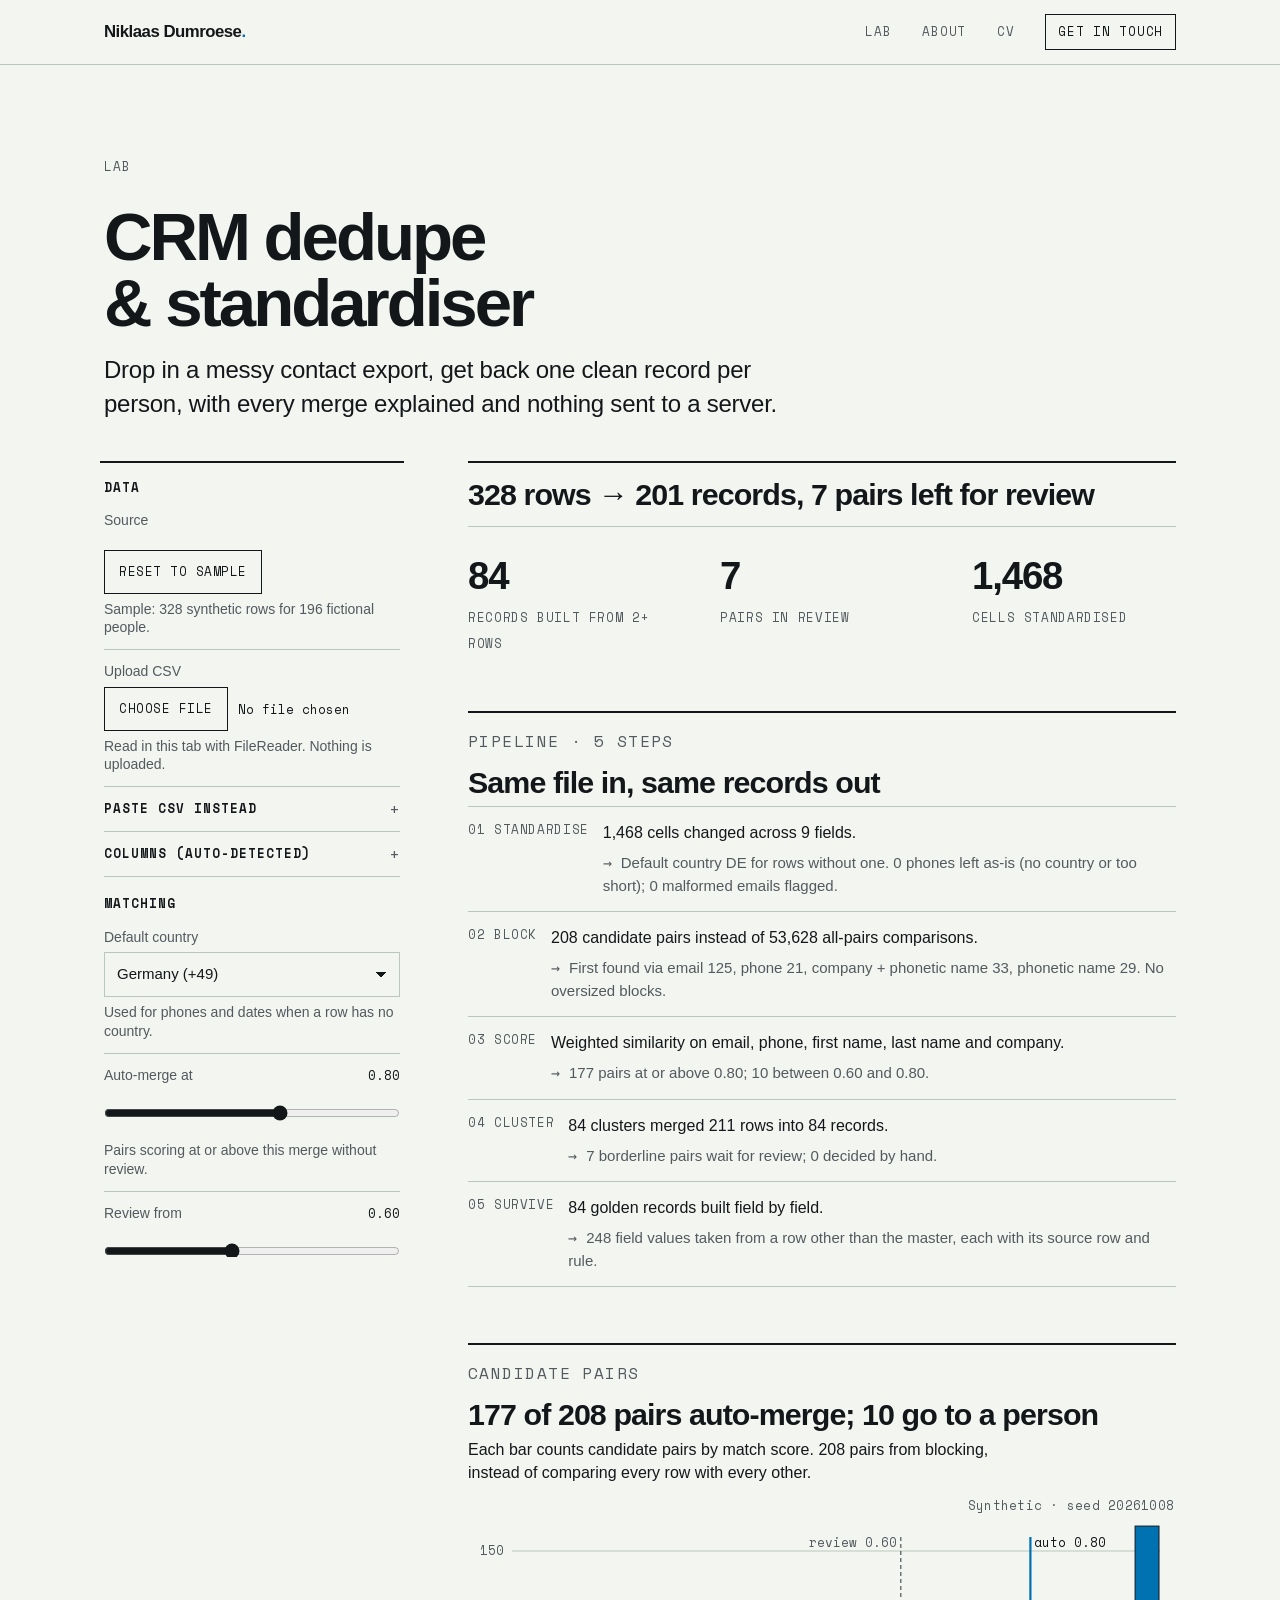
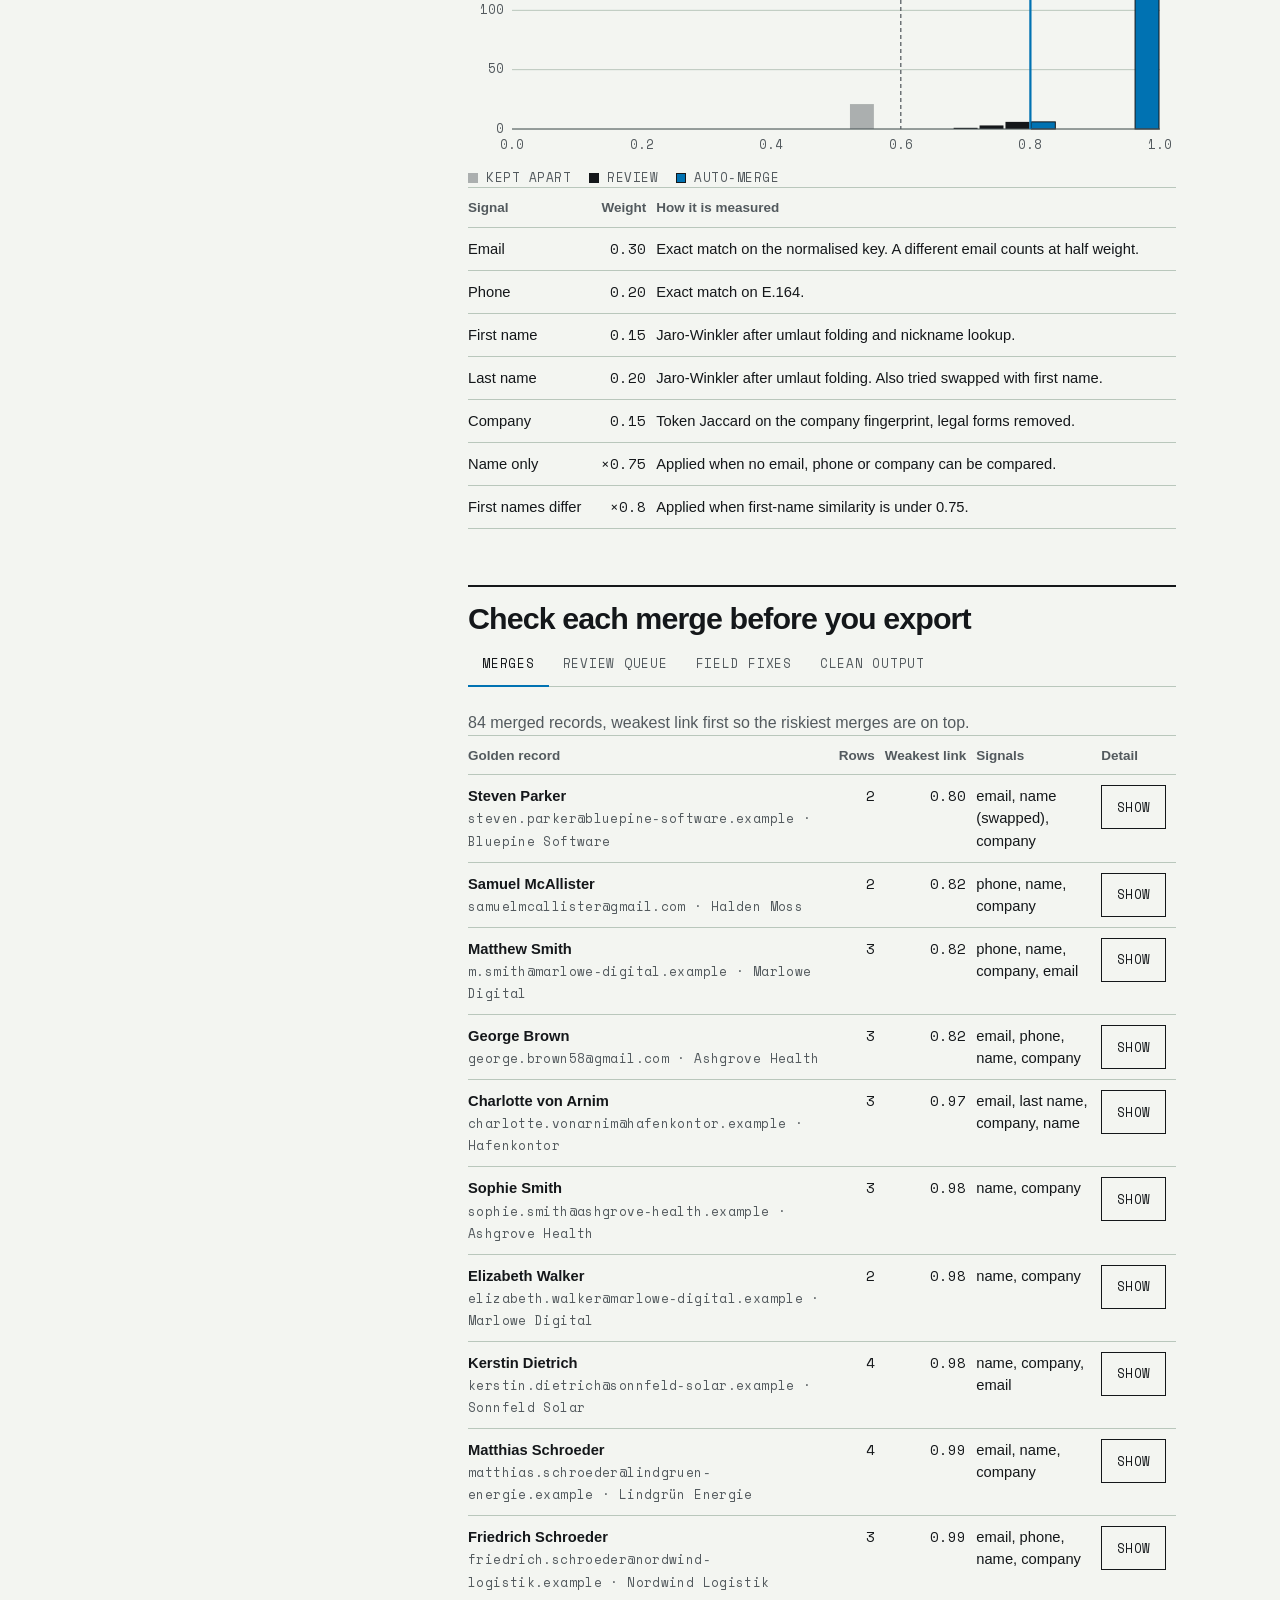
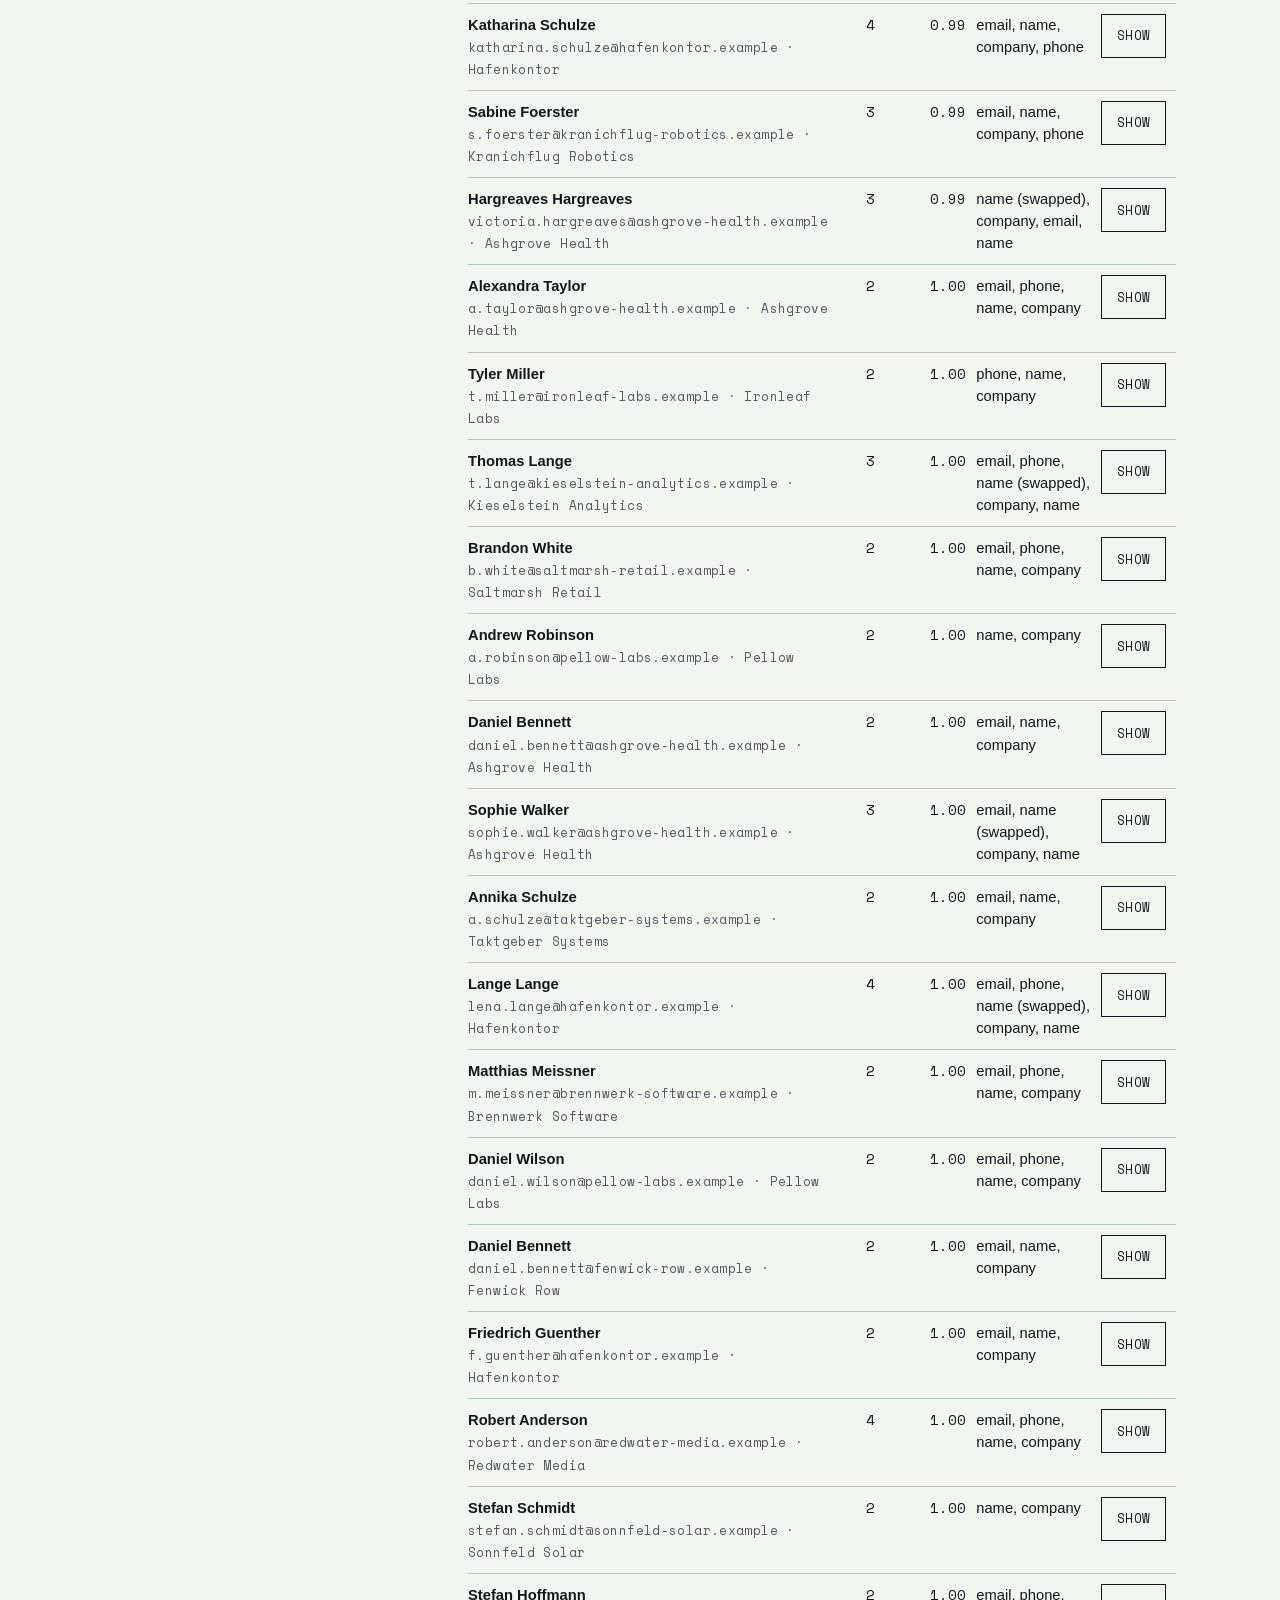
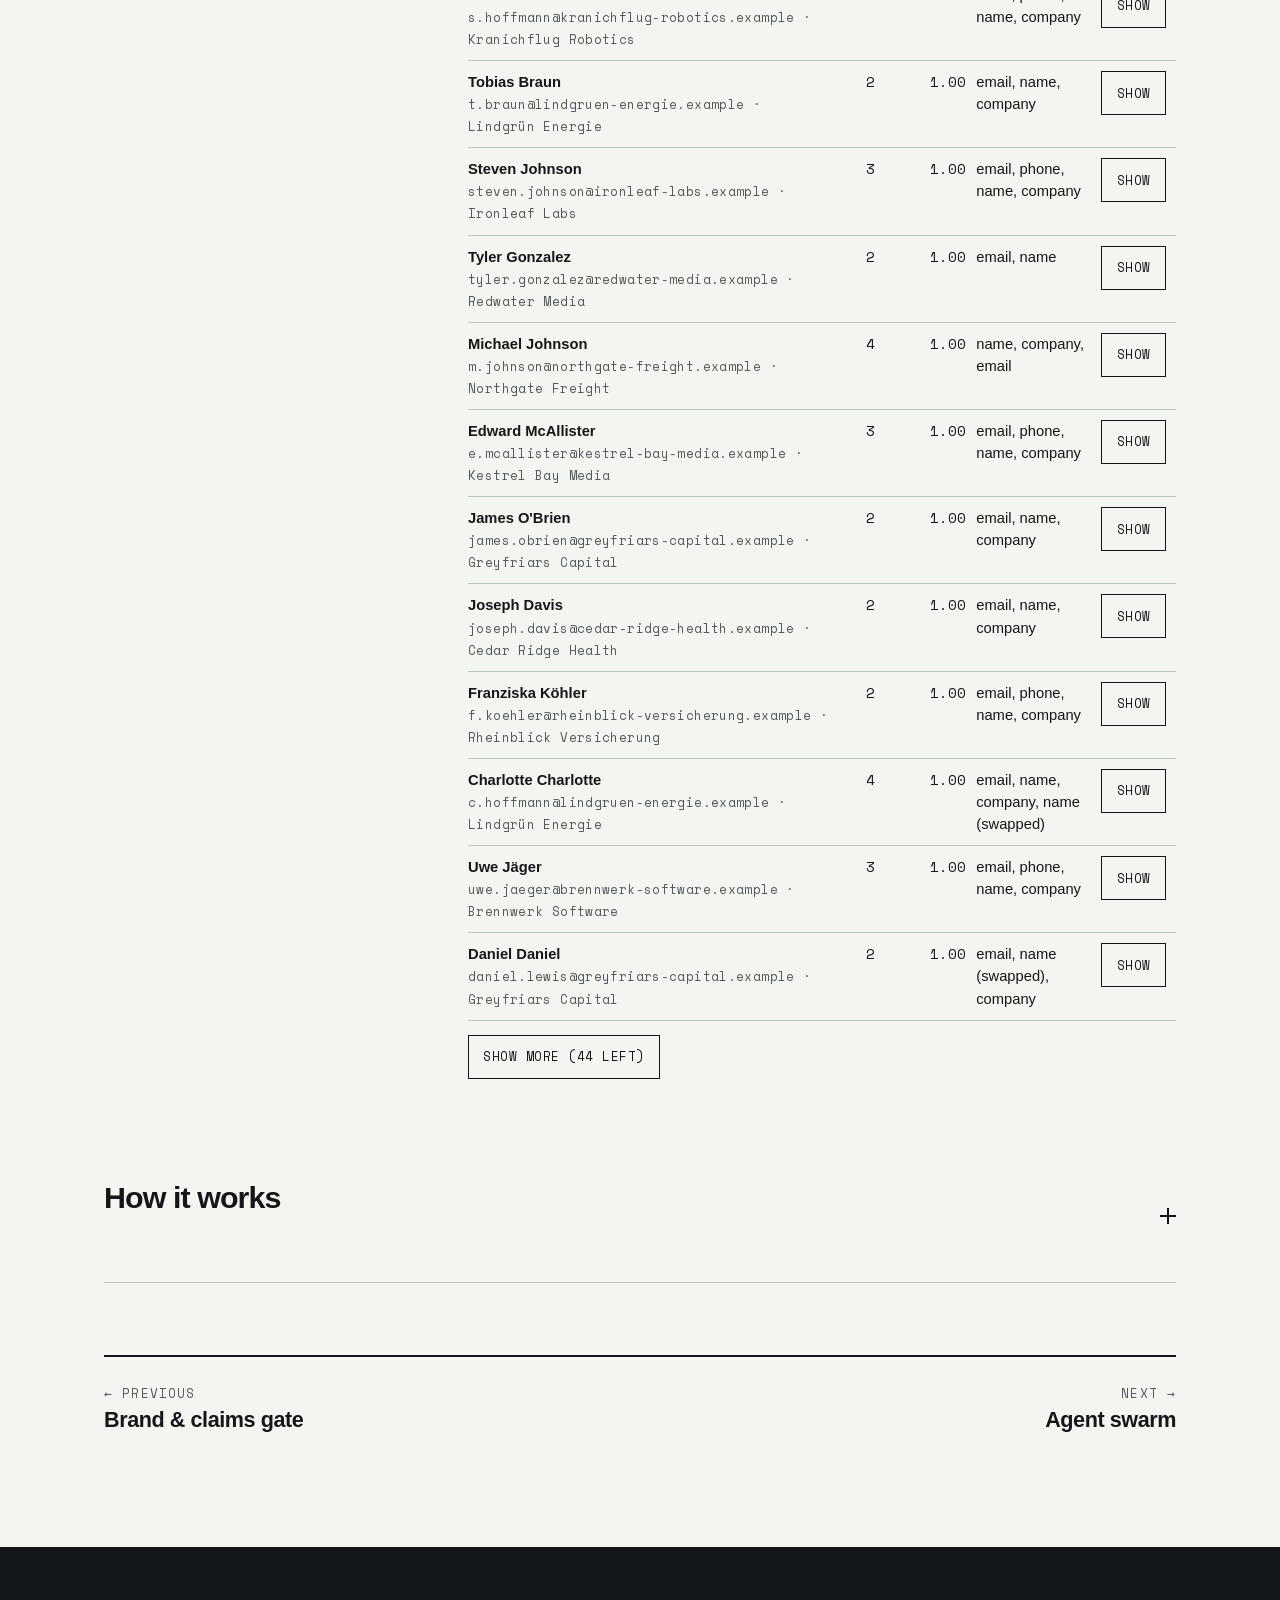
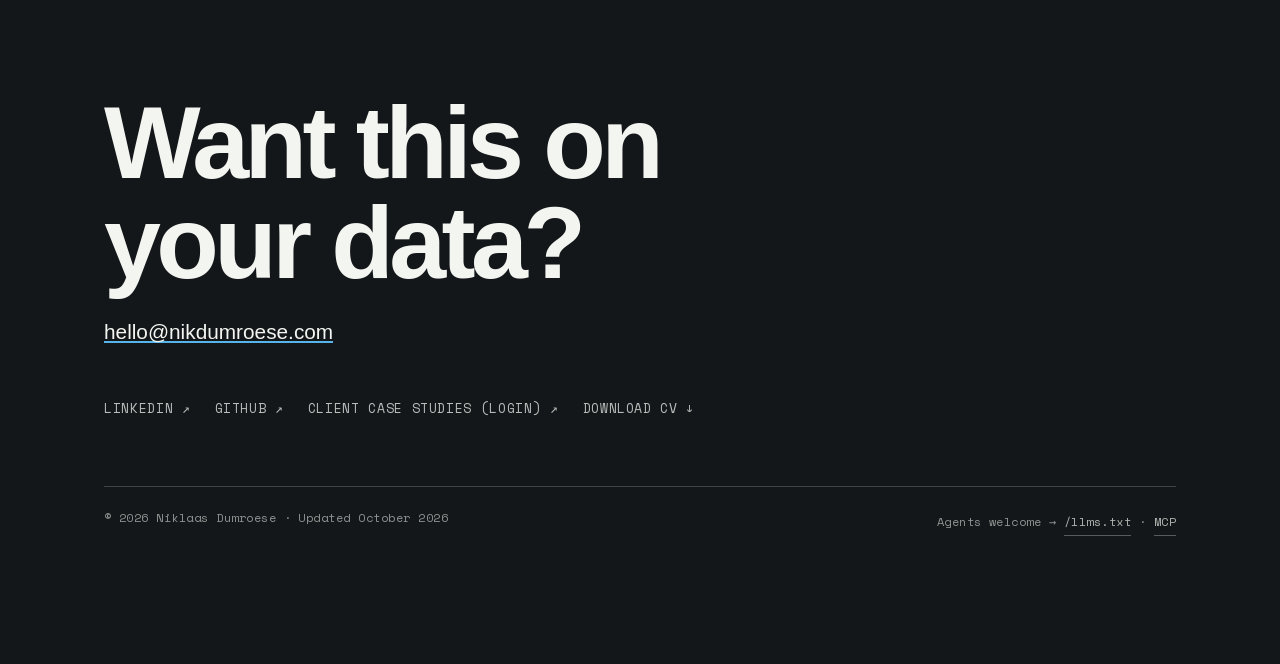
<file: lab/crm-dedupe/index.html>
<!doctype html>
<html lang="en" class="no-js">
<head>
<script>document.documentElement.className=document.documentElement.className.replace("no-js","js");</script>
<meta charset="utf-8" />
<meta name="viewport" content="width=device-width, initial-scale=1" />
<title>CRM dedupe &amp; standardiser — Lab — Nik Dumroese</title>
<meta name="description" content="Drop in a messy contact export and get back one clean record per person, with every merge explained. Runs in your browser; nothing is uploaded." />
<link rel="canonical" href="https://nikdumroese.com/lab/crm-dedupe/" />
<meta name="robots" content="index, follow" />
<meta name="author" content="Niklaas Dumroese" />
<meta name="theme-color" content="#F3F5F1" />
<link rel="icon" href="../../assets/favicon.svg" type="image/svg+xml" />
<meta property="og:site_name" content="Niklaas Dumroese" />
<meta property="og:type" content="website" />
<meta property="og:url" content="https://nikdumroese.com/lab/crm-dedupe/" />
<meta property="og:title" content="CRM dedupe &amp; standardiser — Nik Dumroese Lab" />
<meta property="og:description" content="Drop in a messy contact export and get back one clean record per person, with every merge explained. Runs in your browser; nothing is uploaded." />
<meta property="og:image" content="https://nikdumroese.com/assets/og.png" />
<meta name="twitter:card" content="summary_large_image" />
<link rel="preload" href="../../assets/fonts/space-mono-400-latin.woff2" as="font" type="font/woff2" crossorigin />
<meta name="color-scheme" content="light" />
<link rel="llms" type="text/markdown" href="/llms.txt" />
<link rel="stylesheet" href="../../assets/styles.css" />
<link rel="stylesheet" href="../../assets/lab.css" />
</head>
<body>
<a class="skip" href="#main">Skip to content</a>

<header class="nav">
  <div class="wrap nav__inner">
    <a class="brand" href="../../index.html">Niklaas Dumroese<span class="dot">.</span></a>
    <nav class="nav__links" id="menu" aria-label="Primary">
      <a href="../index.html">Lab</a>
      <a href="../../about.html">About</a>
      <a href="../../Nik_Dumroese_CV.pdf" download>CV</a>
      <a class="is-cta" href="#contact">Get in touch</a>
    </nav>
  </div>
</header>

<main id="main">
  <section class="lab-head wrap">
    <p class="crumb"><a href="../index.html">Lab</a></p>
    <h1>CRM dedupe &amp; standardiser</h1>
    <p class="lead">Drop in a messy contact export, get back one clean record per person, with every merge explained and nothing sent to a server.</p>
    <a class="btn btn--ghost btn--sm lab-jump" href="#controls">Adjust inputs ↓</a>
  </section>

  <section class="lab wrap">
    <div class="lab-grid">
      <aside class="lab-controls" id="controls" aria-label="Controls">
        <span class="group-label">Data</span>
        <div class="field">
          <span class="label">Source</span>
          <div class="btns">
            <button type="button" class="btn btn--ghost btn--sm" id="load-sample">Reset to sample</button>
          </div>
          <p class="hint" id="data-status">Sample: synthetic contacts from fictional companies.</p>
        </div>
        <div class="field">
          <label for="file">Upload CSV</label>
          <input type="file" id="file" accept=".csv,text/csv" />
          <p class="hint">Read in this tab with FileReader. Nothing is uploaded.</p>
        </div>
        <details class="ctl-more" id="paste-more">
          <summary>Paste CSV instead</summary>
          <div class="field">
            <label for="paste">CSV text</label>
            <textarea class="textarea textarea--code" id="paste" spellcheck="false" aria-describedby="paste-hint" placeholder="first_name,last_name,email,phone,company&#10;Anna,Becker,anna.becker@example.com,030 1234567,Example GmbH"></textarea>
            <p class="hint" id="paste-hint">First line is the header.</p>
            <div class="btns"><button type="button" class="btn btn--sm btn--ghost" id="use-paste">Run on pasted CSV</button></div>
          </div>
        </details>

        <details class="ctl-more" id="map-more">
          <summary>Columns (auto-detected)</summary>
          <p class="note" id="map-note">Detected from your headers. Change any that are wrong; unmapped columns pass through.</p>
          <div id="mapping"></div>
        </details>

        <span class="group-label">Matching</span>
        <div class="field">
          <label for="country">Default country</label>
          <select class="select" id="country">
            <option value="DE">Germany (+49)</option>
            <option value="GB">United Kingdom (+44)</option>
            <option value="US">United States (+1)</option>
            <option value="AT">Austria (+43)</option>
            <option value="CH">Switzerland (+41)</option>
            <option value="FR">France (+33)</option>
            <option value="NL">Netherlands (+31)</option>
            <option value="IE">Ireland (+353)</option>
          </select>
          <p class="hint">Used for phones and dates when a row has no country.</p>
        </div>
        <div class="field" data-quick>
          <div class="field__top"><label for="auto">Auto-merge at</label><output for="auto"></output></div>
          <input type="range" id="auto" min="0.5" max="1" step="0.01" value="0.80" />
          <p class="hint">Pairs scoring at or above this merge without review.</p>
        </div>
        <div class="field" data-quick>
          <div class="field__top"><label for="review">Review from</label><output for="review"></output></div>
          <input type="range" id="review" min="0.3" max="1" step="0.01" value="0.60" />
          <p class="hint">Pairs between this and the auto-merge line go to a person.</p>
        </div>

        <span class="group-label">Standardisers</span>
        <div class="field" id="std" role="group" aria-labelledby="std-l">
          <span class="label" id="std-l">Turn one off to see what it buys you</span>
          <label class="check"><input type="checkbox" data-std="names" checked /> Names</label>
          <label class="check"><input type="checkbox" data-std="email" checked /> Email</label>
          <label class="check"><input type="checkbox" data-std="phone" checked /> Phone to E.164</label>
          <label class="check"><input type="checkbox" data-std="company" checked /> Company</label>
          <label class="check"><input type="checkbox" data-std="country" checked /> Country to ISO-2</label>
          <label class="check"><input type="checkbox" data-std="title" checked /> Job title</label>
          <label class="check"><input type="checkbox" data-std="stage" checked /> Lifecycle + dates</label>
        </div>

        <span class="group-label">Check</span>
        <div class="field">
          <label class="check"><input type="checkbox" id="truth" /> Score against ground truth</label>
          <p class="hint" id="truth-hint">Sample only. The generator knows which rows are the same person.</p>
        </div>
      </aside>

      <div class="lab-out">
        <div class="lab-quick" role="group" aria-label="Key controls"></div>
        <section class="lab-block" aria-labelledby="b1">
          <h2 id="b1">–</h2>
          <div class="stat-strip">
            <div class="stat"><span class="n" id="k-multi">–</span><span class="l">Records built from 2+ rows</span></div>
            <div class="stat"><span class="n" id="k-rev">–</span><span class="l">Pairs in review</span></div>
            <div class="stat"><span class="n" id="k-fix">–</span><span class="l">Cells standardised</span></div>
          </div>
          <p class="sr-only" id="sum-live" role="status" aria-live="polite"></p>
          <p class="note" id="truth-out" hidden></p>
        </section>

        <section class="lab-block" aria-labelledby="b2">
          <p class="kicker">Pipeline · 5 steps</p>
          <h2 id="b2">Same file in, same records out</h2>
          <ol class="findings" id="stages"></ol>
        </section>

        <section class="lab-block" aria-labelledby="b3">
          <p class="kicker">Candidate pairs</p>
          <h2 id="b3">Where the thresholds cut</h2>
          <div class="chart" id="hist"></div>
          <div class="legend" id="hist-lg">
            <span><i class="k-bar-muted"></i>Kept apart</span>
            <span><i class="k-bar"></i>Review</span>
            <span><i class="k-bar-accent"></i>Auto-merge</span>
          </div>
          <div class="tbl-wrap">
            <table class="tbl" aria-label="Score weights">
              <thead><tr><th>Signal</th><th class="num">Weight</th><th>How it is measured</th></tr></thead>
              <tbody id="weights"></tbody>
            </table>
          </div>
        </section>

        <section class="lab-block" aria-labelledby="b4">
          <h2 id="b4">Check each merge before you export</h2>
          <div class="tabs" role="tablist" aria-label="Result views">
            <button class="tab" role="tab" id="t-merges" aria-controls="p-merges" aria-selected="true">Merges</button>
            <button class="tab" role="tab" id="t-review" aria-controls="p-review">Review queue</button>
            <button class="tab" role="tab" id="t-fixes" aria-controls="p-fixes">Field fixes</button>
            <button class="tab" role="tab" id="t-out" aria-controls="p-out">Clean output</button>
          </div>

          <div role="tabpanel" id="p-merges" aria-labelledby="t-merges">
            <p id="merges-cap"></p>
            <div class="tbl-wrap">
              <table class="tbl" aria-label="Merged clusters">
                <thead><tr><th>Golden record</th><th class="num">Rows</th><th class="num">Weakest link</th><th class="hide-sm">Signals</th><th><span class="label">Detail</span></th></tr></thead>
                <tbody id="merges"></tbody>
              </table>
            </div>
            <div class="btns"><button type="button" class="btn btn--sm btn--ghost" id="merges-more" hidden>Show more</button></div>
          </div>

          <div role="tabpanel" id="p-review" aria-labelledby="t-review" hidden>
            <p id="review-cap"></p>
            <ul class="findings" id="review-list"></ul>
            <div class="btns"><button type="button" class="btn btn--sm btn--ghost" id="review-more" hidden>Show more</button></div>
          </div>

          <div role="tabpanel" id="p-fixes" aria-labelledby="t-fixes" hidden>
            <div class="field">
              <label for="fix-filter">Field</label>
              <select class="select" id="fix-filter"></select>
            </div>
            <p id="fixes-cap"></p>
            <div class="tbl-wrap">
              <table class="tbl" aria-label="Field standardisations">
                <thead><tr><th>Row</th><th>Field</th><th>Before</th><th>After</th></tr></thead>
                <tbody id="fixes"></tbody>
              </table>
            </div>
          </div>

          <div role="tabpanel" id="p-out" aria-labelledby="t-out" hidden>
            <p id="out-cap"></p>
            <div class="btns">
              <button type="button" class="btn btn--sm" id="dl-clean">Download clean CSV</button>
              <button type="button" class="btn btn--sm btn--ghost" id="dl-log">Download merge log CSV</button>
            </div>
            <div class="tbl-wrap">
              <table class="tbl" aria-label="Clean output preview">
                <thead id="out-head"></thead>
                <tbody id="out-body"></tbody>
              </table>
            </div>
          </div>
        </section>
      </div>
    </div>

    <details class="acc method" id="method">
      <summary><span class="acc__title">How it works</span><span class="acc__mark" aria-hidden="true"></span></summary>
      <div class="acc__panel case__grid">
        <div class="meta"><dl>
          <div><dt>Method</dt><dd>Rule-based standardisation, blocked record linkage (only records that share a key are compared), weighted similarity, union-find clustering, rule-based survivorship (rules pick which row supplies each field of the merged record).</dd></div>
          <div><dt>Built from</dt><dd><a class="link" href="https://github.com/nikdumroese/crm-refine" target="_blank" rel="noopener">crm-refine</a>, my open-source CLI (Python, no dependencies), ported to browser JavaScript.</dd></div>
          <div><dt>Data</dt><dd>Synthetic, generated from a seeded model. Fictional people and companies. Not client data.</dd></div>
          <div><dt>Privacy</dt><dd>Your CSV is read in this tab. No network calls.</dd></div>
        </dl></div>
        <div class="case__body">
          <h3>1. Standardise</h3>
          <p>Each cell is cleaned before anything is compared. Names are trimmed and cased (Mc, Mac, O', hyphens, and particles like von or van). A full-name column is split, including "Last, First". Emails are lower-cased with plus-tags removed. For Gmail and Googlemail only, dots in the local part are ignored when matching, because Google ignores them too. Phones become E.164 (+4930…) using the row's country, or the default country if the row has none. Legal forms like GmbH &amp; Co. KG, AG, Inc. and Ltd are stripped from company names. Countries become ISO-2 codes. Job titles get a seniority and a function from ordered rules. Lifecycle stages map to one ladder and dates become YYYY-MM-DD. US rows read 03/04 as March 4; others as 3 April.</p>
          <h3>2. Block</h3>
          <p>Comparing every row with every other row does not scale. A record only meets records that share a key: the same normalised email, the same E.164 phone, the same company plus the same phonetic name, or the same phonetic name alone. Phonetic codes use Kölner Phonetik (Cologne phonetics), so Müller, Mueller and Muller share a code. First names go through a nickname table first (Bob to Robert, Kate to Katharina). The two name codes are sorted, so swapped first and last names still meet. Blocks with more than 40 records are skipped to keep the work bounded.</p>
          <h3>3. Score</h3>
          <p>Each candidate pair gets a score from 0 to 1. It is the weighted average of the signals both records have; missing fields are left out instead of counting against the pair. Names use Jaro-Winkler on folded, nickname-resolved names, and are also compared swapped. Company uses token Jaccard on the crm-refine fingerprint. A different email counts at half weight, because people keep work and personal addresses. Two guards push a pair down into review: when only the name matches, and when the first names clearly differ, which usually means a shared inbox like j.carter@.</p>
          <h3>4. Cluster</h3>
          <p>Pairs at or above the auto-merge line are joined with union-find, the same structure crm-refine uses, so A–B and B–C put A, B and C in one record. Pairs in the review band are listed for a person to accept or reject. Decisions apply at once and are kept until you load new data.</p>
          <h3>5. Survive</h3>
          <p>Each cluster becomes one golden record. Fields that change when people move jobs (email, phone, company, title, country) come from the most recently active row. Names come from the most complete value, so Katharina beats Kate. The highest lifecycle stage is kept and the latest activity date wins. Columns you did not map come from the most complete row, filled from a duplicate when blank, as in crm-refine. Every field records which row it came from and why.</p>
          <h3>What came from crm-refine</h3>
          <p>Ported as-is: the company fingerprint and legal-suffix list, the free-mail domain list, name casing, company casing, the phone rules (country dial codes, trunk zero), the country table, union-find, master selection by completeness then recency, blank-field fill from duplicates, the auto versus review split, and pairwise precision and recall. crm-refine matches companies with sorted-neighbourhood edit distance. Person-level matching is not in the CLI, so this page uses the standard equivalents: Jaro-Winkler, a nickname table, Cologne phonetics and weighted scoring.</p>
          <h3>In production</h3>
          <p>The same pipeline runs as the dependency-free crm-refine CLI, or as a scheduled job against a HubSpot or Salesforce export. It writes a clean file and a merge log. A person reviews the log before anything is written back, because merges are hard to undo in most CRMs. An LLM can classify messy job titles at scale. The matching stays deterministic so every merge can be audited and replayed.</p>
          <h3>Limits</h3>
          <ul>
            <li>No external enrichment. It only knows what is in the file.</li>
            <li>The nickname table is partial and tuned for English and German names.</li>
            <li>Phonetic keys are language-specific. Cologne phonetics fits German spelling better than English or Spanish.</li>
            <li>Weights are set by hand, not learned. With labelled pairs you would fit them (Fellegi-Sunter or a small classifier).</li>
            <li>Same-name colleagues with no email or phone look identical to the model. They land in review at best.</li>
            <li>The score against ground truth only covers the synthetic sample. On the default sample at default thresholds it reads about 1.00 precision and 0.97 recall.</li>
          </ul>
        </div>
      </div>
    </details>
      <nav class="lab-pager" aria-label="More lab projects">
      <a href="../claims-check/"><span class="kicker">← Previous</span><b>Brand &amp; claims gate</b></a>
      <a href="../agent-swarm/"><span class="kicker">Next →</span><b>Agent swarm</b></a>
    </nav>
  </section>
</main>

<footer class="foot" id="contact">
  <div class="wrap">
    <p class="display">Want this on<br>your data?</p>
    <p class="foot__mail"><a class="mail" href="mailto:hello@nikdumroese.com?subject=Lab%3A%20CRM%20dedupe">hello@nikdumroese.com</a></p>
    <div class="foot__links">
      <a href="https://linkedin.com/in/nikdumroese" target="_blank" rel="me noopener">LinkedIn ↗</a>
      <a href="https://github.com/nikdumroese" target="_blank" rel="me noopener">GitHub ↗</a>
      <a href="https://work.nikdumroese.com" target="_blank" rel="noopener">Client case studies (login) ↗</a>
      <a href="../../Nik_Dumroese_CV.pdf" download>Download CV ↓</a>
    </div>
    <div class="foot__base">
      <span>© 2026 Niklaas Dumroese · Updated October 2026</span>
      <span>Agents welcome → <a href="/llms.txt">/llms.txt</a> · <a href="https://github.com/nikdumroese/nikdumroese-mcp" target="_blank" rel="noopener">MCP</a></span>
    </div>
  </div>
</footer>

<script src="../../assets/analytics.js"></script>
<script src="../../assets/app.js"></script>
<script src="../../assets/lab.js"></script>
<script src="engine.js"></script>
<script src="app.js"></script>
</body>
</html>
</file>
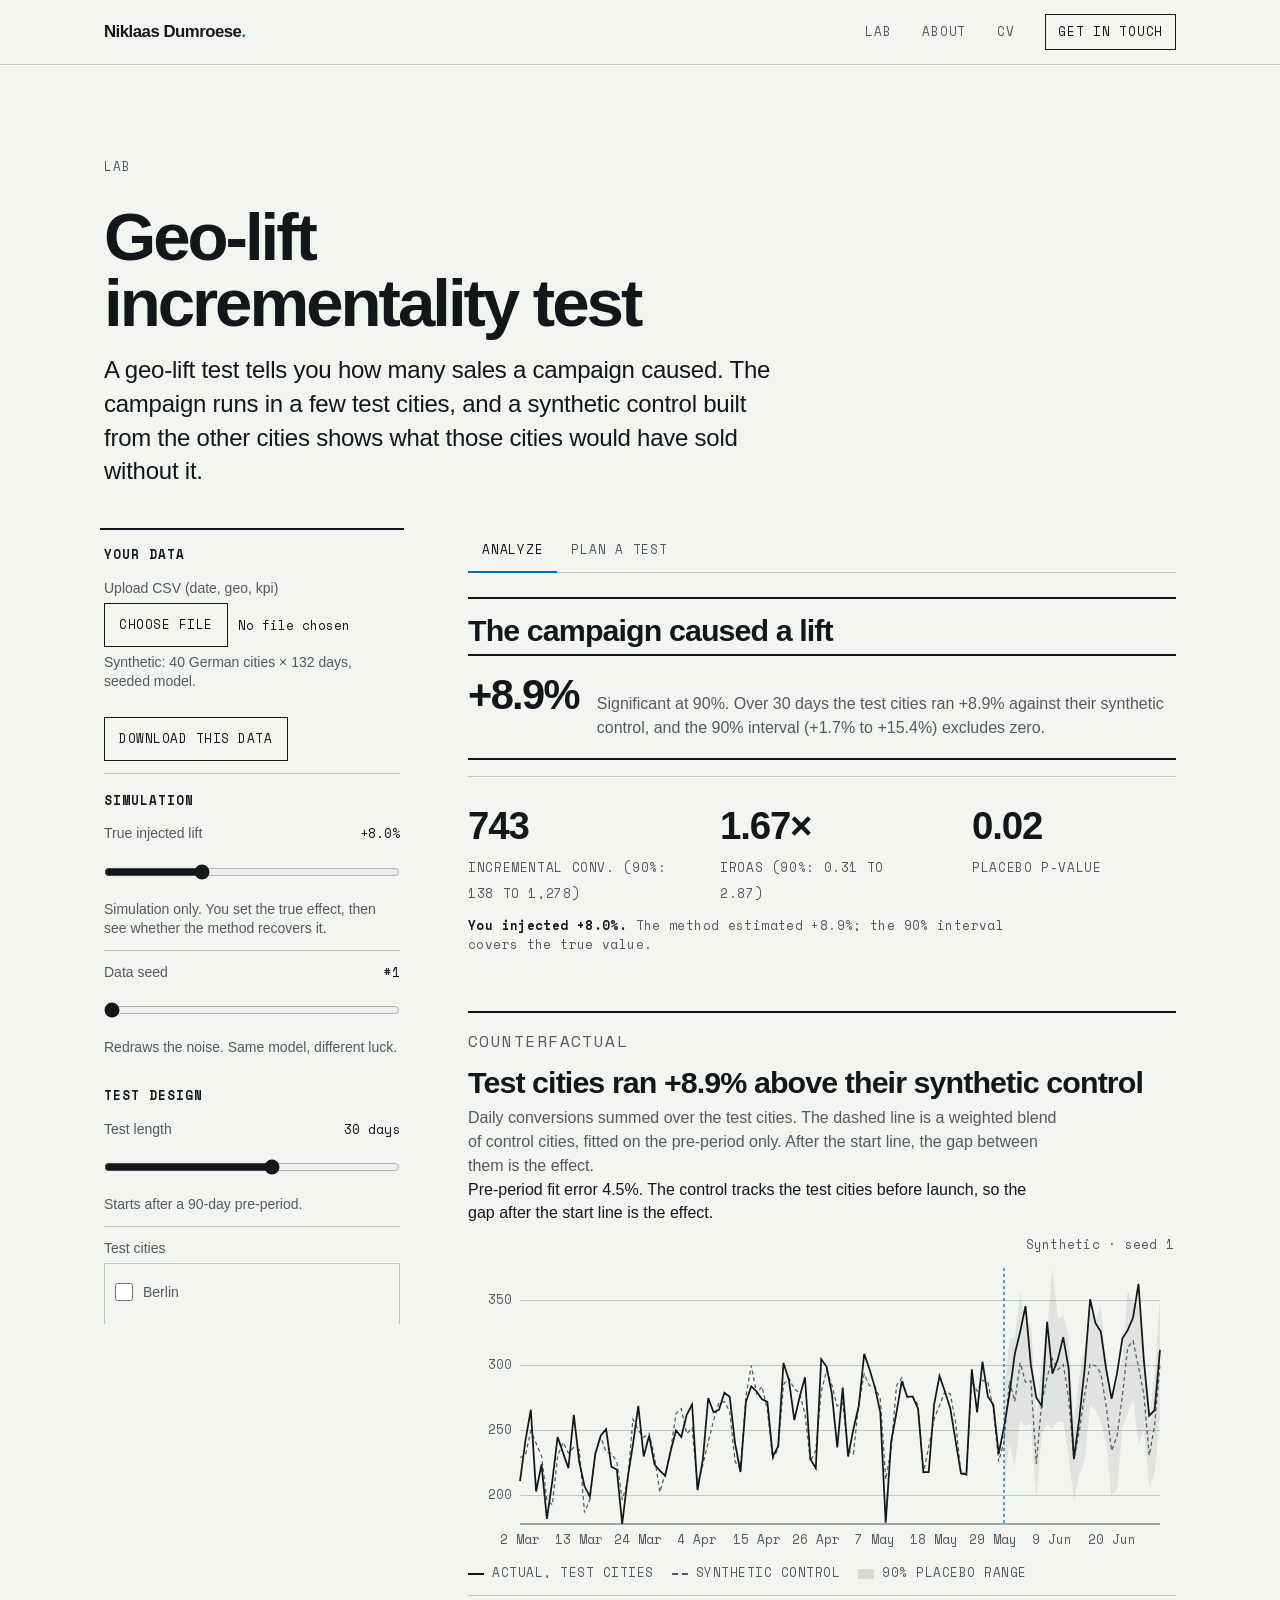
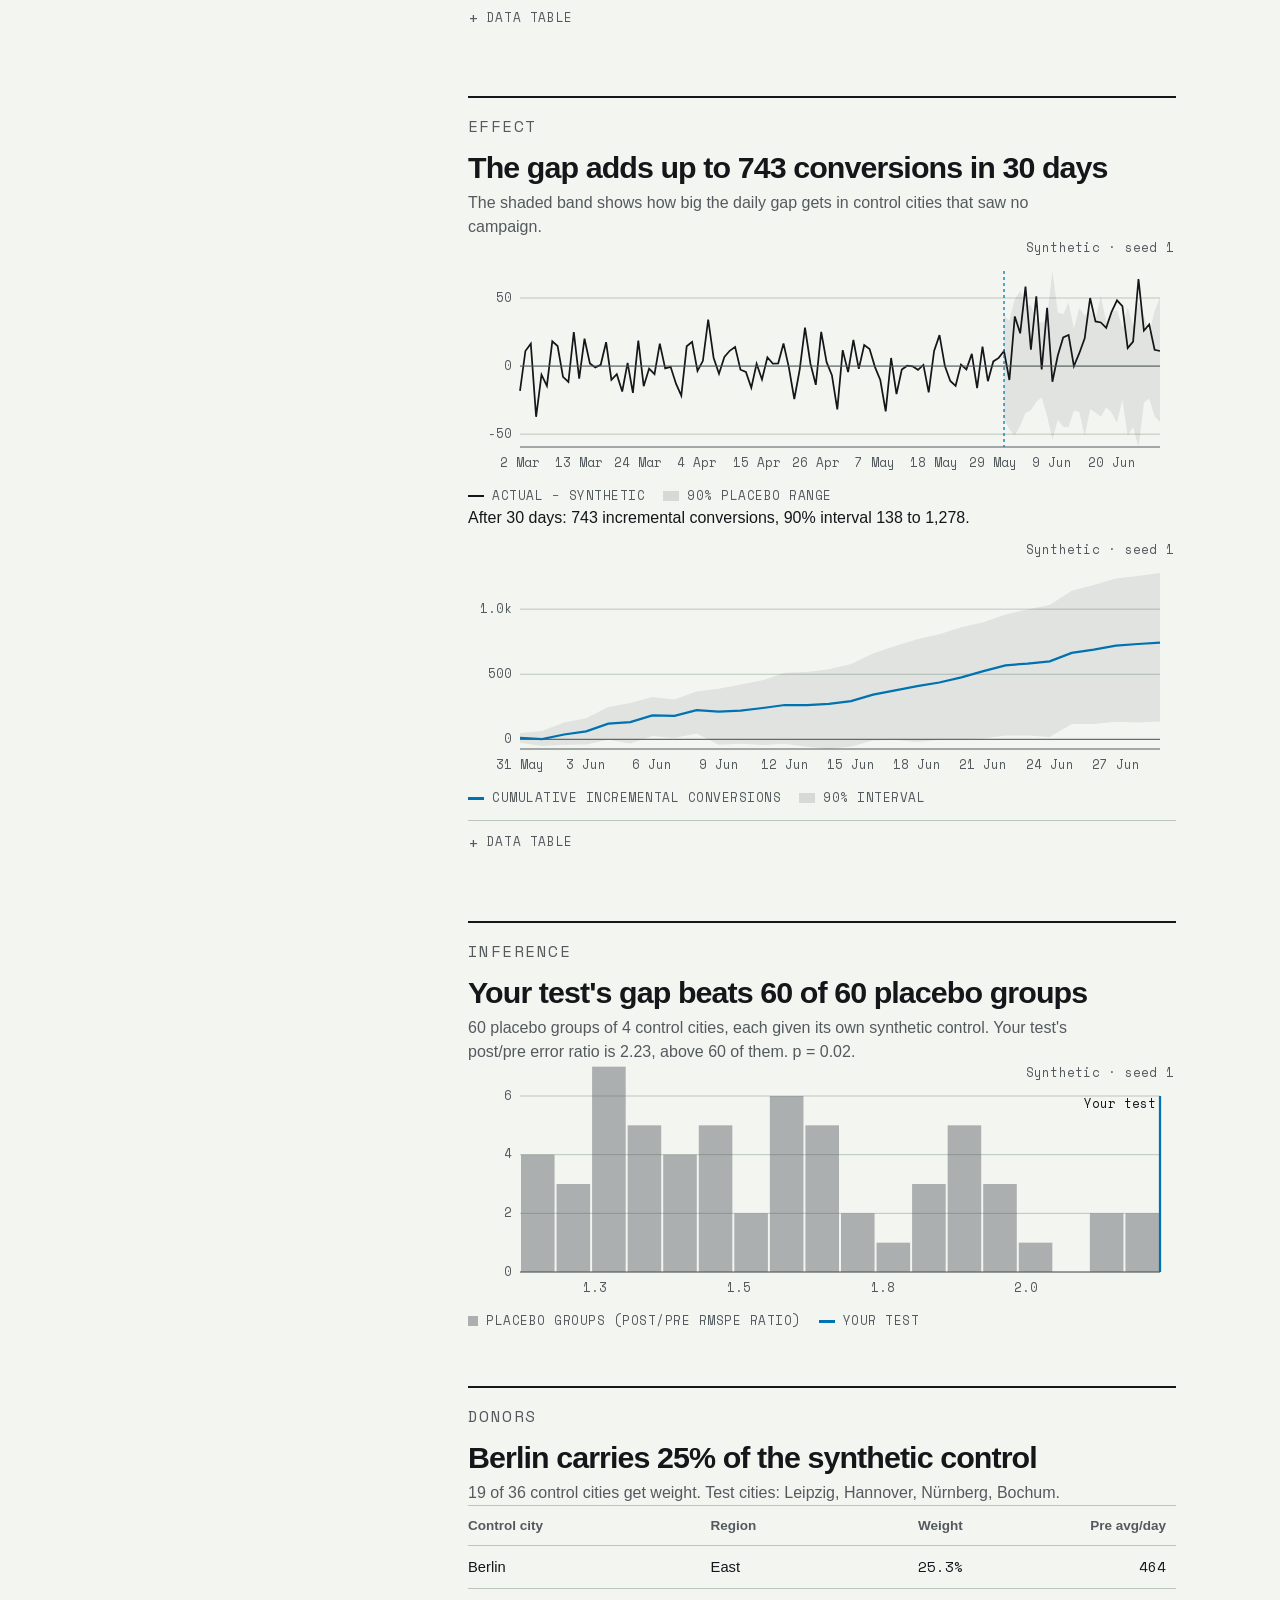
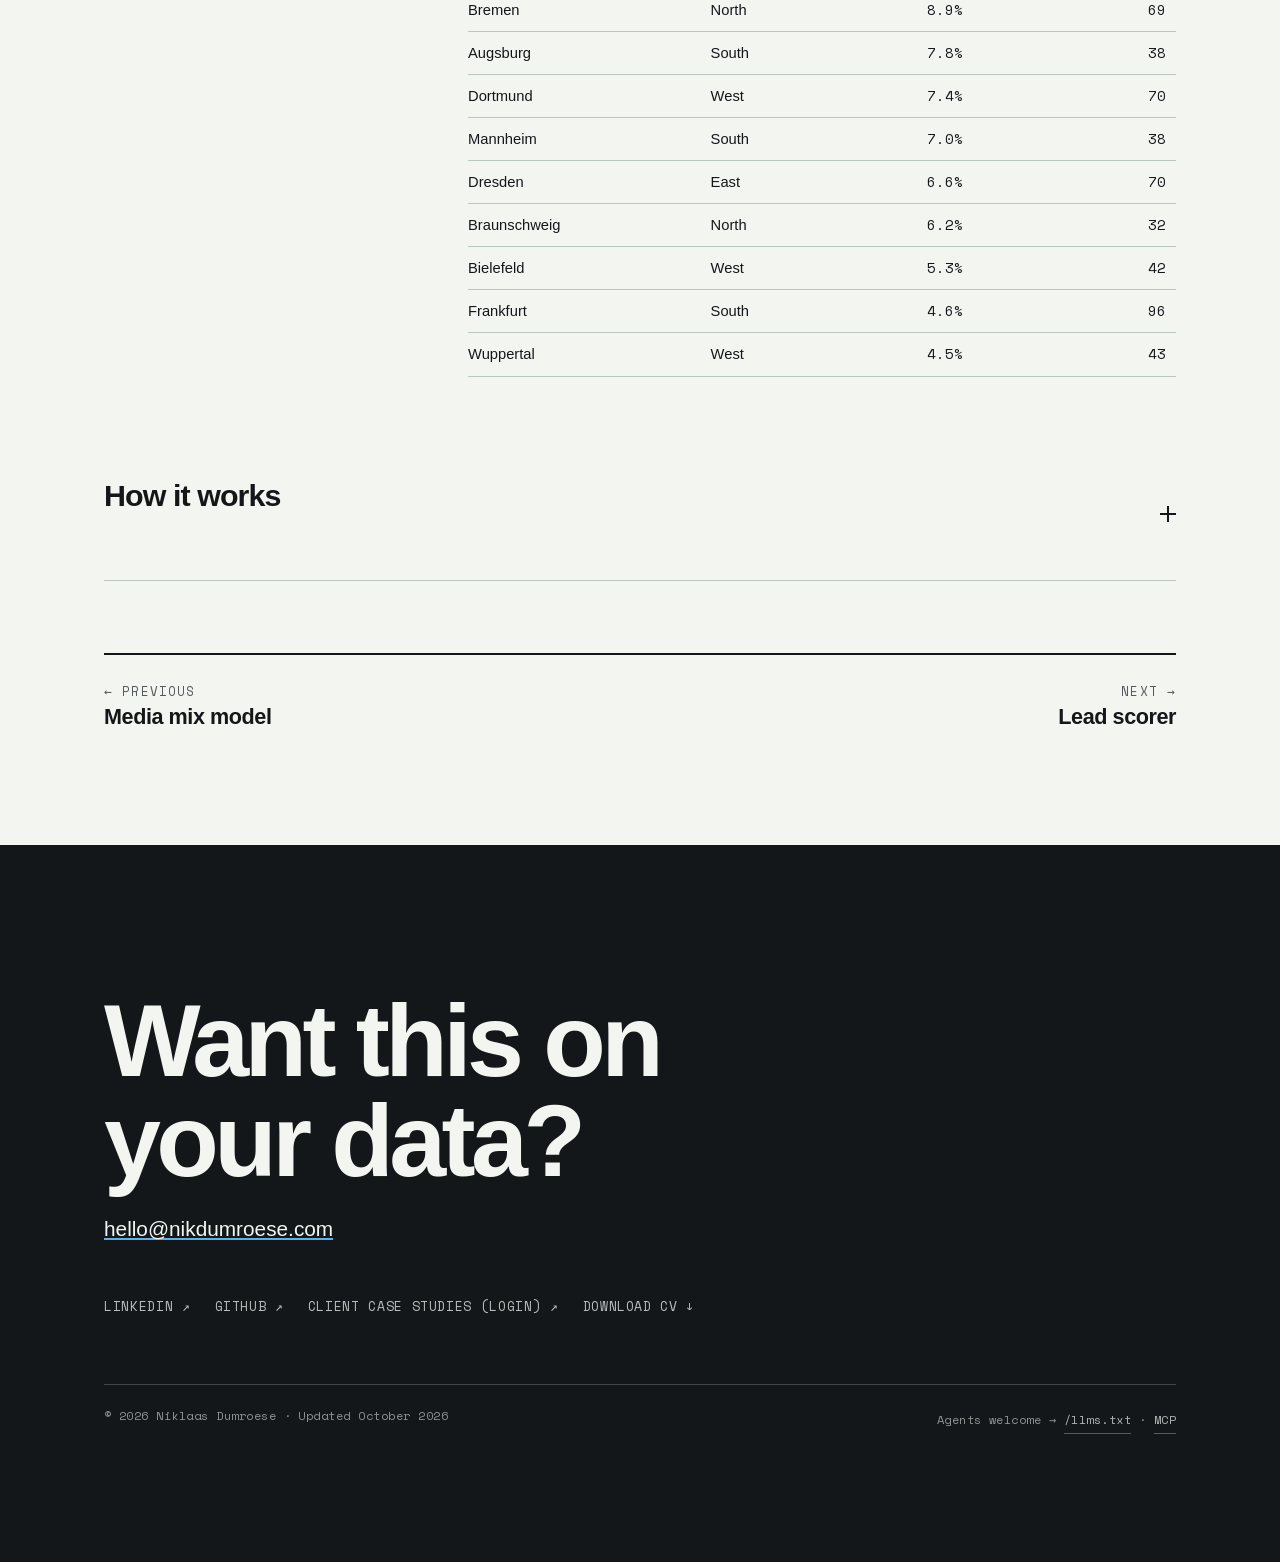
<file: lab/geo-lift/index.html>
<!doctype html>
<html lang="en" class="no-js">
<head>
<script>document.documentElement.className=document.documentElement.className.replace("no-js","js");</script>
<meta charset="utf-8" />
<meta name="viewport" content="width=device-width, initial-scale=1" />
<title>Geo-lift incrementality test — Lab — Nik Dumroese</title>
<meta name="description" content="Estimate how many sales a campaign caused by comparing test cities against a synthetic control built from the other cities. Runs in your browser." />
<link rel="canonical" href="https://nikdumroese.com/lab/geo-lift/" />
<meta name="robots" content="noindex, follow" />
<meta name="author" content="Niklaas Dumroese" />
<meta name="theme-color" content="#F3F5F1" />
<link rel="icon" href="../../assets/favicon.svg" type="image/svg+xml" />
<meta property="og:site_name" content="Niklaas Dumroese" />
<meta property="og:type" content="website" />
<meta property="og:url" content="https://nikdumroese.com/lab/geo-lift/" />
<meta property="og:title" content="Geo-lift incrementality test — Nik Dumroese Lab" />
<meta property="og:description" content="Estimate how many sales a campaign caused by comparing test cities against a synthetic control built from the other cities. Runs in your browser." />
<meta property="og:image" content="https://nikdumroese.com/assets/og.png" />
<meta name="twitter:card" content="summary_large_image" />
<link rel="preload" href="../../assets/fonts/space-mono-400-latin.woff2" as="font" type="font/woff2" crossorigin />
<meta name="color-scheme" content="light" />
<link rel="llms" type="text/markdown" href="/llms.txt" />
<link rel="stylesheet" href="../../assets/styles.css" />
<link rel="stylesheet" href="../../assets/lab.css" />
</head>
<body>
<a class="skip" href="#main">Skip to content</a>

<header class="nav">
  <div class="wrap nav__inner">
    <a class="brand" href="../../index.html">Niklaas Dumroese<span class="dot">.</span></a>
    <nav class="nav__links" id="menu" aria-label="Primary">
      <a href="../index.html">Lab</a>
      <a href="../../about.html">About</a>
      <a href="../../Nik_Dumroese_CV.pdf" download>CV</a>
      <a class="is-cta" href="#contact">Get in touch</a>
    </nav>
  </div>
</header>

<main id="main">
  <section class="lab-head wrap">
    <p class="crumb"><a href="../index.html">Lab</a></p>
    <h1>Geo-lift incrementality test</h1>
    <p class="lead">A geo-lift test tells you how many sales a campaign caused. The campaign runs in a few test cities, and a synthetic control built from the other cities shows what those cities would have sold without it.</p>
    <a class="btn btn--ghost btn--sm lab-jump" href="#controls">Adjust inputs ↓</a>
  </section>

  <section class="lab wrap" id="geo-app">
    <div class="lab-grid">
      <aside class="lab-controls" id="controls" aria-label="Controls">
        <span class="group-label">Your data</span>
        <div class="field">
          <label for="csv">Upload CSV (date, geo, kpi)</label>
          <input type="file" id="csv" accept=".csv,text/csv" aria-describedby="data-status" />
          <p class="hint" id="data-status"></p>
          <p class="hint" id="csv-err" role="alert"></p>
          <div class="btns">
            <button class="btn btn--ghost btn--sm" type="button" id="sample">Download this data</button>
            <span id="reset-wrap" hidden><button class="btn btn--ghost btn--sm" type="button" id="reset">Reset to sample</button></span>
          </div>
        </div>

        <span class="group-label">Simulation</span>
        <div class="field" data-quick>
          <div class="field__top"><label for="lift">True injected lift</label><output for="lift"></output></div>
          <input type="range" id="lift" min="0" max="25" step="0.5" value="8" aria-describedby="lift-hint" />
          <p class="hint" id="lift-hint">Simulation only. You set the true effect, then see whether the method recovers it.</p>
        </div>
        <div id="seed-field" data-quick><div class="field">
          <div class="field__top"><label for="seed">Data seed</label><output for="seed"></output></div>
          <input type="range" id="seed" min="1" max="20" step="1" value="1" />
          <p class="hint">Redraws the noise. Same model, different luck.</p>
        </div></div>

        <span class="group-label">Test design</span>
        <div class="field">
          <div class="field__top"><label for="len">Test length</label><output for="len"></output></div>
          <input type="range" id="len" min="14" max="42" step="1" value="30" />
          <p class="hint">Starts after a 90-day pre-period.</p>
        </div>
        <div id="start-field" hidden><div class="field">
          <label for="start">Test start date</label>
          <select class="select" id="start"></select>
        </div></div>
        <div class="field">
          <span class="label" id="geo-label">Test cities</span>
          <div class="checks" id="geo-list" role="group" aria-labelledby="geo-label"></div>
          <p class="hint" id="geo-share" aria-live="polite"></p>
        </div>

        <details class="ctl-more">
          <summary>Economics</summary>
          <div class="field">
            <label for="spend">Campaign spend in test cities (€)</label>
            <input class="input" type="number" id="spend" min="0" step="1000" value="40000" inputmode="numeric" />
          </div>
          <div class="field">
            <label for="value">Value per conversion (€)</label>
            <input class="input" type="number" id="value" min="0" step="5" value="90" inputmode="decimal" />
          </div>
        </details>
      </aside>

      <div class="lab-out">
          <div class="lab-quick" role="group" aria-label="Key controls"></div>
          <div class="tabs" role="tablist" aria-label="Mode">
            <button class="tab" role="tab" id="t-analyze" aria-controls="p-analyze" aria-selected="true">Analyze</button>
            <button class="tab" role="tab" id="t-plan" aria-controls="p-plan" aria-selected="false">Plan a test</button>
          </div>

          <div role="tabpanel" id="p-analyze" aria-labelledby="t-analyze" class="lab-out">
            <section class="lab-block" aria-labelledby="verdict-h">
              <h2 id="verdict-h">Did the campaign cause a lift?</h2>
              <div class="verdict" aria-live="polite">
                <span class="verdict__v" id="verdict-v">–</span>
                <span class="verdict__why" id="verdict-why">Computing…</span>
              </div>
              <div class="stat-strip">
                <div class="stat"><span class="n" id="k-incr">–</span><span class="l" id="k-incr-l">Incremental conversions</span></div>
                <div class="stat"><span class="n" id="k-roas">–</span><span class="l" id="k-roas-l">iROAS</span></div>
                <div class="stat"><span class="n" id="k-p">–</span><span class="l">Placebo p-value</span></div>
              </div>
              <p class="note mt-sm" id="truth"></p>
              <p id="fit-warn-wrap" hidden><span class="tag tag--warn" id="fit-warn"></span></p>
            </section>

            <section class="lab-block" aria-labelledby="b-fit">
              <p class="kicker">Counterfactual</p>
              <h2 id="b-fit">Test cities vs. their synthetic control</h2>
              <p>Daily conversions summed over the test cities. The dashed line is a weighted blend of control cities, fitted on the pre-period only. After the start line, the gap between them is the effect.</p>
              <div class="chart" id="c-fit"></div>
              <div class="legend" id="lg-fit"><span><i></i>Actual, test cities</span><span><i class="k-muted"></i>Synthetic control</span><span><i class="k-band"></i>90% placebo range</span></div>
              <div id="d-fit"></div>
            </section>

            <section class="lab-block" aria-labelledby="b-gap">
              <p class="kicker">Effect</p>
              <h2 id="b-gap">How the lift builds day by day</h2>
              <p>The shaded band shows how big the daily gap gets in control cities that saw no campaign.</p>
              <div class="chart" id="c-gap"></div>
              <div class="legend"><span><i></i>Actual − synthetic</span><span><i class="k-band"></i>90% placebo range</span></div>
              <div class="chart" id="c-cum"></div>
              <div class="legend" id="lg-cum"><span><i class="k-accent"></i>Cumulative incremental conversions</span><span><i class="k-band"></i>90% interval</span></div>
              <div id="d-gap"></div>
            </section>

            <section class="lab-block" aria-labelledby="b-placebo">
              <p class="kicker">Inference</p>
              <h2 id="b-placebo">How big a gap chance alone produces</h2>
              <p id="placebo-txt"></p>
              <div class="chart" id="c-placebo"></div>
              <div class="legend"><span><i class="k-bar-muted"></i>Placebo groups (post/pre RMSPE ratio)</span><span><i class="k-accent"></i>Your test</span></div>
            </section>

            <section class="lab-block" aria-labelledby="b-w">
              <p class="kicker">Donors</p>
              <h2 id="b-w">Who builds the synthetic control</h2>
              <p id="weights-txt"></p>
              <div class="tbl-wrap">
                <table class="tbl">
                  <thead><tr><th scope="col">Control city</th><th scope="col">Region</th><th scope="col" class="num">Weight</th><th scope="col" class="num">Pre avg/day</th></tr></thead>
                  <tbody id="weights"></tbody>
                </table>
              </div>
            </section>
          </div>

          <div role="tabpanel" id="p-plan" aria-labelledby="t-plan" class="lab-out" hidden>
            <section class="lab-block" aria-labelledby="b-power">
              <p class="kicker">Power</p>
              <h2 id="b-power">Smallest lift this design can detect</h2>
              <p>Before spending, back-test the design on history. The method replays fake tests inside the pre-period, adds a known lift to the test cities, and counts how often the 90% interval excludes zero.</p>
              <div class="stat-strip">
                <div class="stat"><span class="n" id="k-share">–</span><span class="l">Share of volume in test</span></div>
                <div class="stat"><span class="n" id="k-pmape">–</span><span class="l">Avg. pre-fit error</span></div>
                <div class="stat"><span class="n" id="k-reps">–</span><span class="l">Back-test windows</span></div>
              </div>
              <p class="hint" id="plan-err" role="alert"></p>
              <div class="chart" id="c-power"></div>
              <p id="plan-txt" aria-live="polite"></p>
              <div id="d-power"></div>
            </section>

            <section class="lab-block" aria-labelledby="b-suggest">
              <p class="kicker">Geo selection</p>
              <h2 id="b-suggest">Suggest test cities</h2>
              <p>Ranks every city by how well the others can reproduce its pre-period, then picks the best-fitting ones until the test group holds 12–20% of volume. Very large cities (over 6% of volume) are skipped: they're hard to reproduce and costly to hold out.</p>
              <div class="btns"><button class="btn btn--sm" type="button" id="suggest">Suggest test cities</button></div>
              <p class="note" id="suggest-out" aria-live="polite"></p>
            </section>
          </div>
      </div>
    </div>

    <details class="acc method" id="method">
      <summary><span class="acc__title">How it works</span><span class="acc__mark" aria-hidden="true"></span></summary>
      <div class="acc__panel case__grid">
        <div class="meta"><dl>
          <div><dt>Method</dt><dd>Synthetic control with in-space placebo inference</dd></div>
          <div><dt>Built from</dt><dd>An incrementality framework I built from scratch at a fintech. <a class="link" href="../../about.html">More on About</a></dd></div>
          <div><dt>Data</dt><dd>Synthetic, generated from a seeded model. Not client data.</dd></div>
          <div><dt>Runtime</dt><dd>Plain JavaScript in your browser. No libraries, no server.</dd></div>
        </dl></div>
        <div class="case__body">
          <h3>The data</h3>
          <p>40 German cities, 132 days of daily conversions, generated in your browser. Each city is its size times a shared national trend, a weekly pattern, a regional factor (North, West, South, East), two hidden factors with city-specific loadings, its own drift and count noise. After day 90 the test cities get the lift you set. Nothing else changes.</p>
          <h3>The model</h3>
          <p>Each city is divided by its pre-period mean so big and small cities are comparable. The test cities are summed into one series. The synthetic control is a weighted average of control cities: weights are non-negative and sum to 1, chosen to minimise squared error over the pre-period. The fit is accelerated projected gradient descent onto the simplex.</p>
          <p>After the test starts, the synthetic control is the counterfactual: what the test cities would have done without the campaign. Lift is the post-period gap divided by the counterfactual.</p>
          <h3>Inference</h3>
          <p>Placebo groups: the same number of control cities as your test group, picked at random (with a fixed seed) and preferring groups of similar volume. Each gets its own synthetic control from the remaining controls. Their post-period "lifts" show how big a gap appears by chance.</p>
          <ul>
            <li>The 90% interval is your estimate minus the 5th and 95th percentile of placebo lifts. The verdict uses this interval.</li>
            <li>The p-value ranks your test's post/pre RMSPE ratio among the placebo ratios (Abadie's test). It also catches effects that come and go.</li>
            <li>Power: fake test windows inside the pre-period, a known lift added, the same interval rule applied. MDE is the lift detected in 80% of windows.</li>
          </ul>
          <h3>In production</h3>
          <p>The KPI comes from the warehouse (BigQuery models in dbt), at geo-day grain. Spend comes from the ad-platform APIs. Holdouts are set in platform geo-targeting, and the test plan is fixed before launch: regions, dates, MDE. Results feed the <a class="link" href="../mmm/">media mix model</a> as priors on channel effects and go into the budget plan.</p>
          <h3>Limits</h3>
          <ul>
            <li>Spillover: people commute and media leaks across borders. Neighbouring control regions then understate the lift.</li>
            <li>Few regions give few placebos. The smallest possible p-value is 1 over (placebos + 1).</li>
            <li>Needs a stable pre-period. A launch, outage or tracking change before the test breaks the fit.</li>
            <li>One test at a time per region. Overlapping campaigns in the same regions can't be separated.</li>
            <li>The test group must be inside what the controls can reproduce. A city unlike any other has no good synthetic twin.</li>
          </ul>
        </div>
      </div>
    </details>
      <nav class="lab-pager" aria-label="More lab projects">
      <a href="../mmm/"><span class="kicker">← Previous</span><b>Media mix model</b></a>
      <a href="../lead-scorer/"><span class="kicker">Next →</span><b>Lead scorer</b></a>
    </nav>
  </section>
</main>

<footer class="foot" id="contact">
  <div class="wrap">
    <p class="display">Want this on<br>your data?</p>
    <p class="foot__mail"><a class="mail" href="mailto:hello@nikdumroese.com?subject=Lab%3A%20Geo-lift%20test">hello@nikdumroese.com</a></p>
    <div class="foot__links">
      <a href="https://linkedin.com/in/nikdumroese" target="_blank" rel="me noopener">LinkedIn ↗</a>
      <a href="https://github.com/nikdumroese" target="_blank" rel="me noopener">GitHub ↗</a>
      <a href="https://work.nikdumroese.com" target="_blank" rel="noopener">Client case studies (login) ↗</a>
      <a href="../../Nik_Dumroese_CV.pdf" download>Download CV ↓</a>
    </div>
    <div class="foot__base">
      <span>© 2026 Niklaas Dumroese · Updated October 2026</span>
      <span>Agents welcome → <a href="/llms.txt">/llms.txt</a> · <a href="https://github.com/nikdumroese/nikdumroese-mcp" target="_blank" rel="noopener">MCP</a></span>
    </div>
  </div>
</footer>

<script src="../../assets/analytics.js"></script>
<script src="../../assets/app.js"></script>
<script src="../../assets/lab.js"></script>
<script src="app.js"></script>
</body>
</html>
</file>
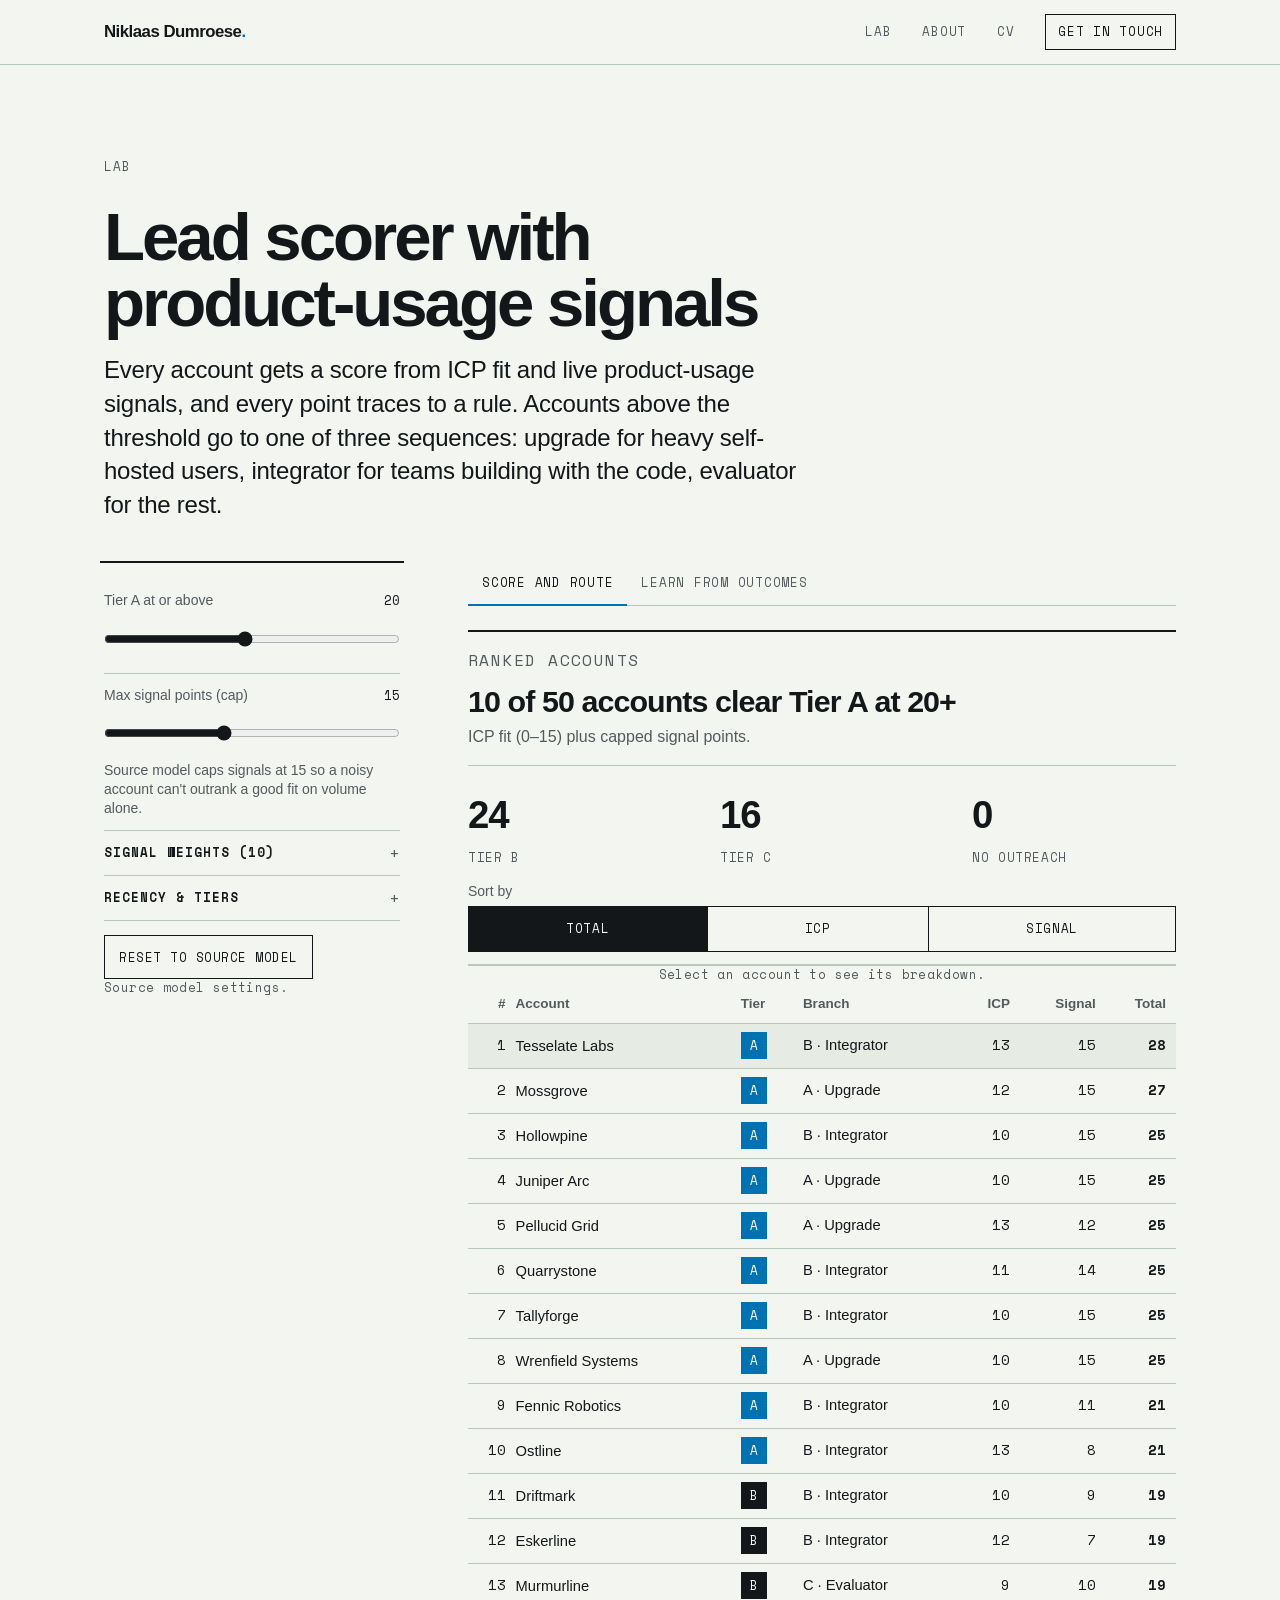
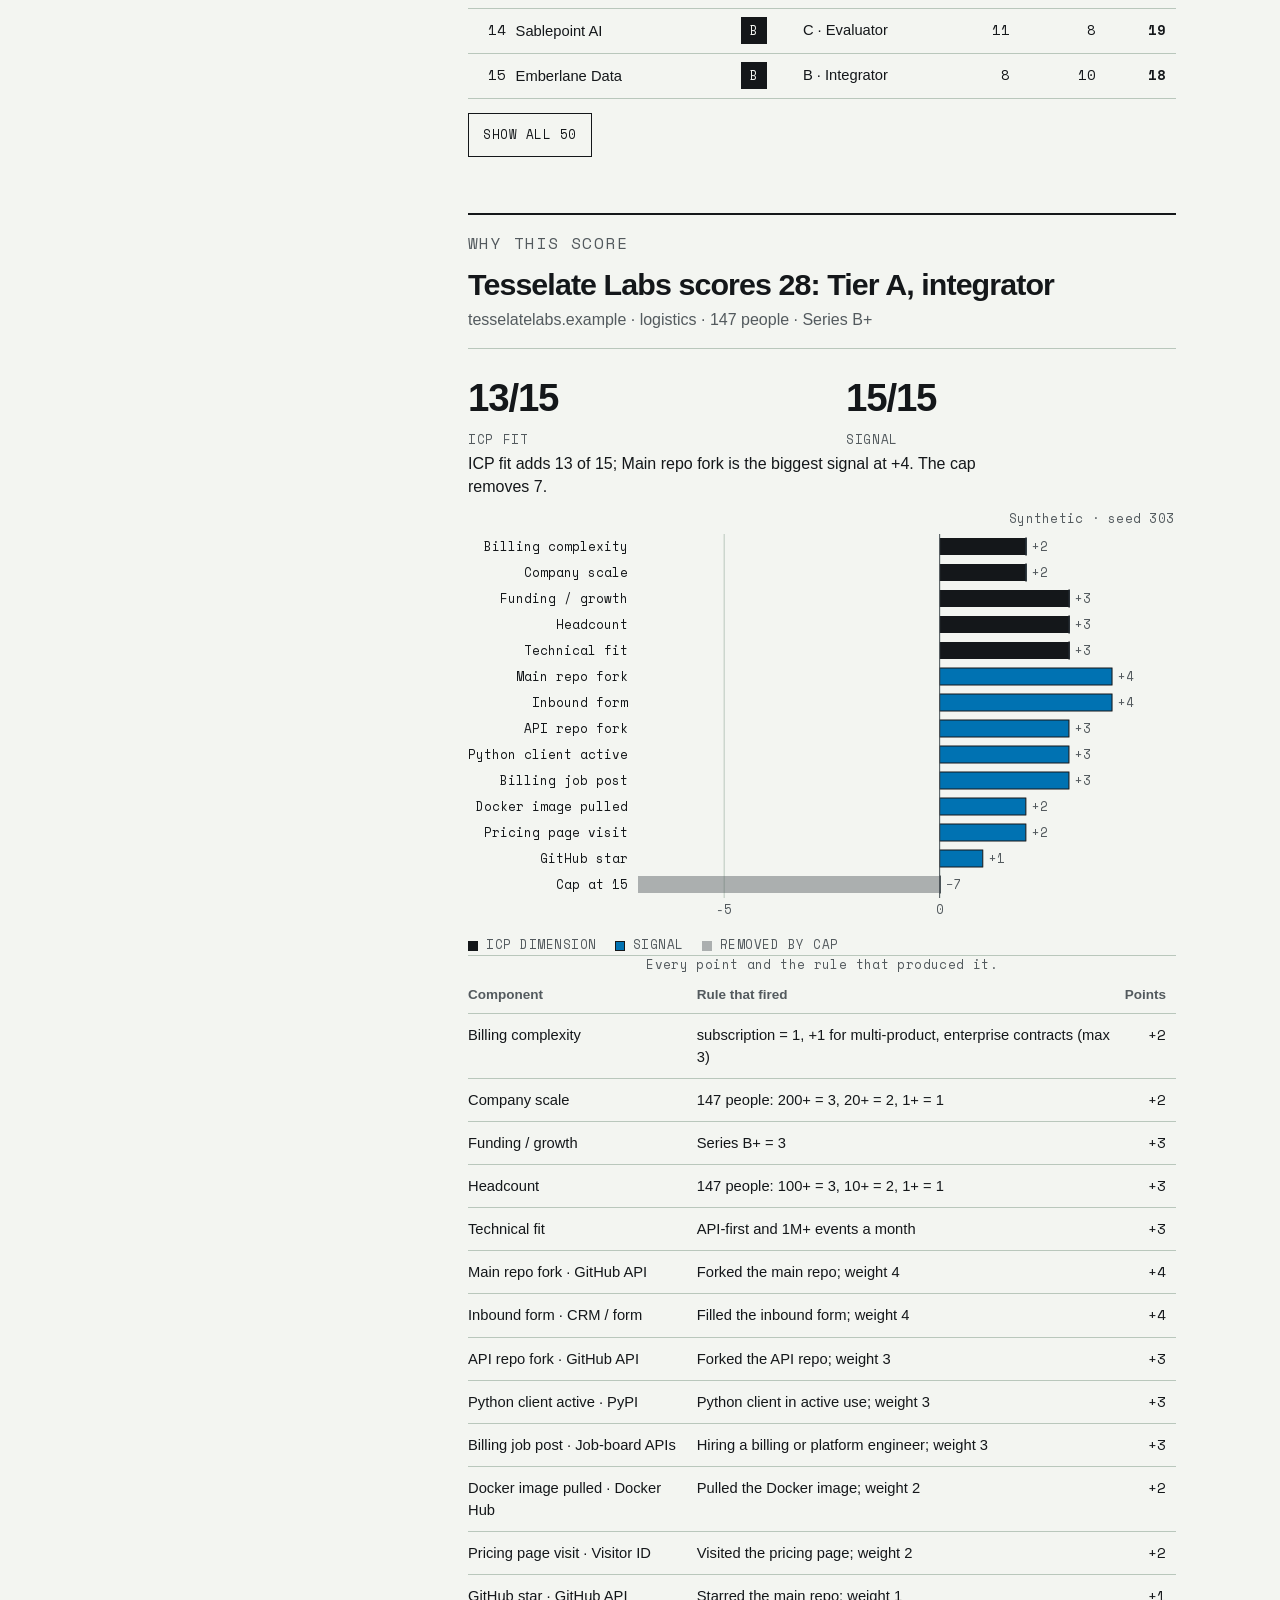
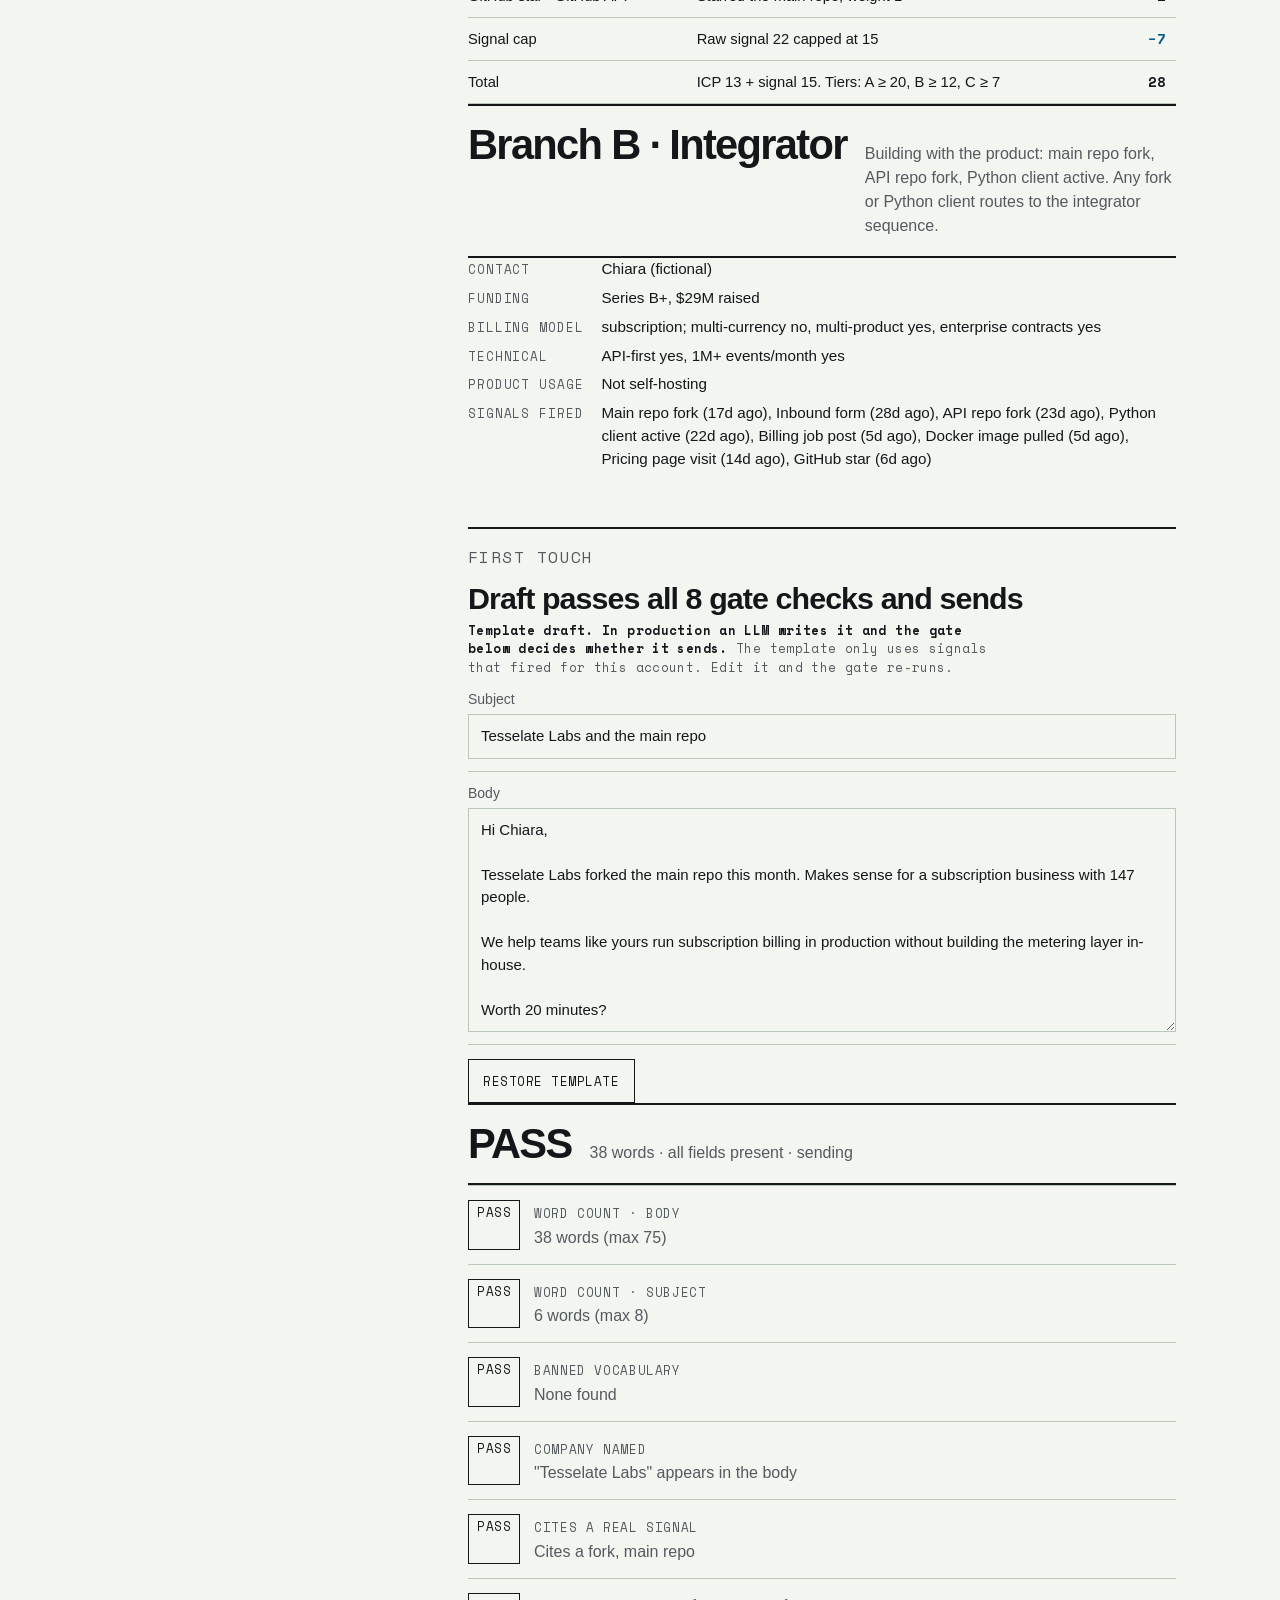
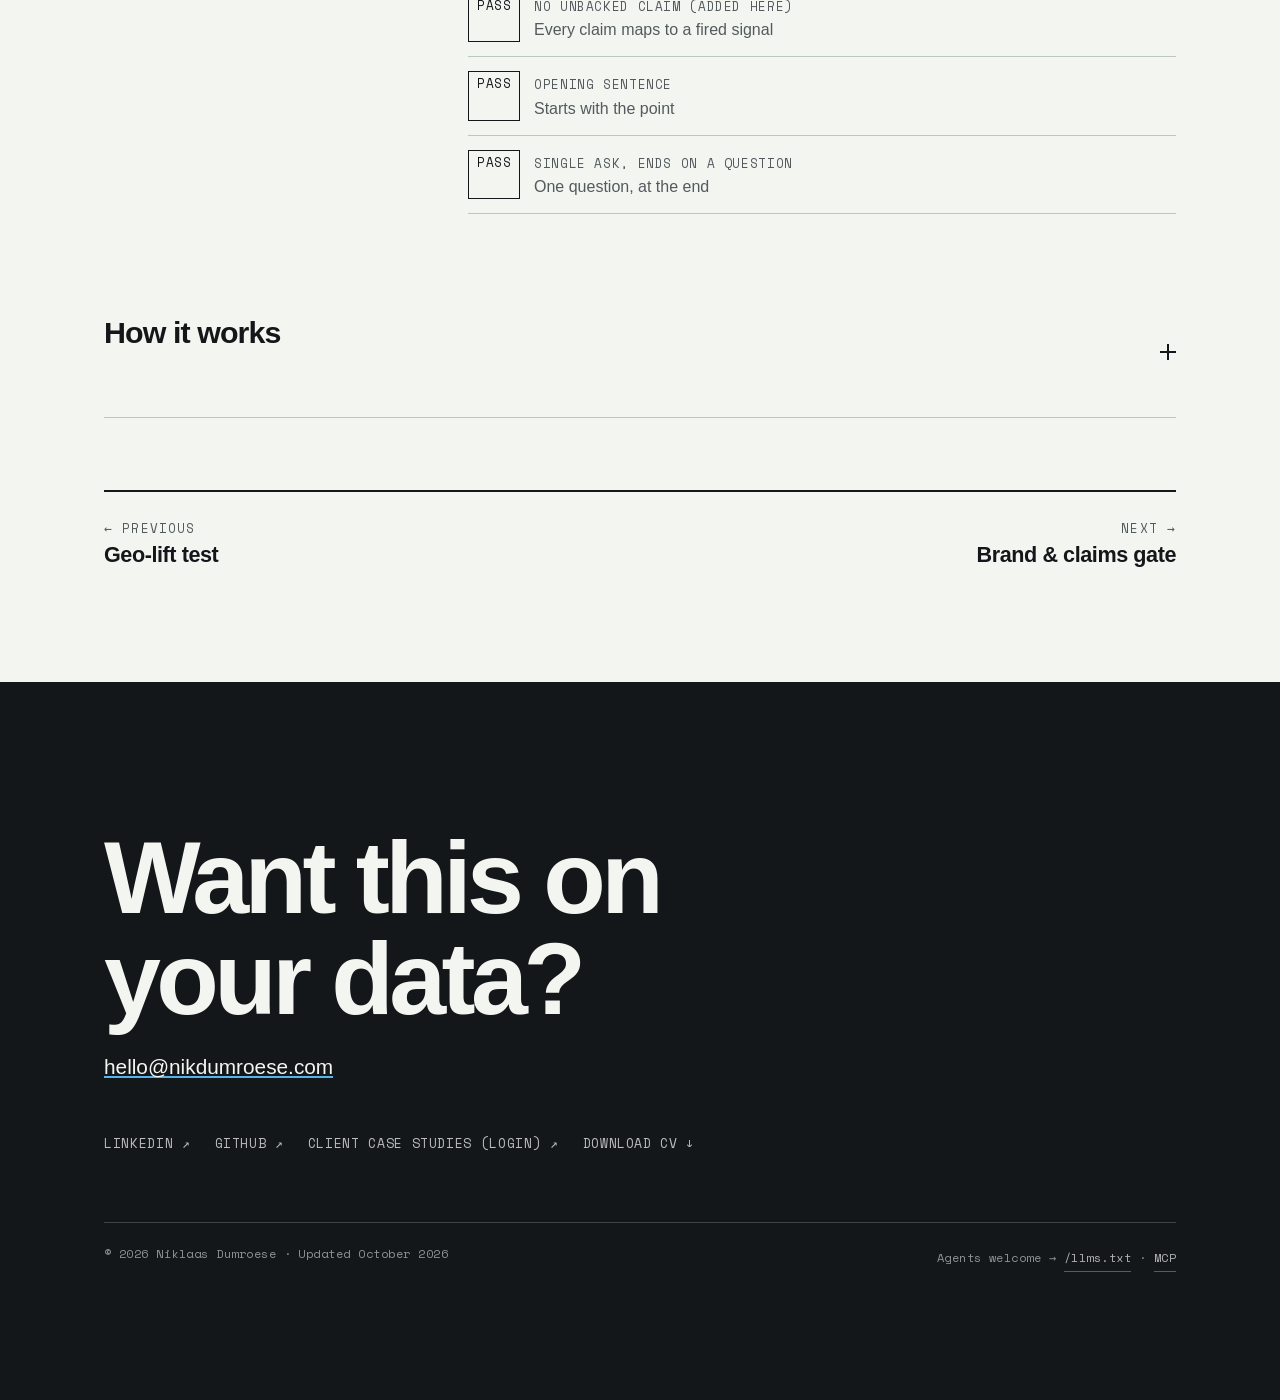
<file: lab/lead-scorer/index.html>
<!doctype html>
<html lang="en" class="no-js">
<head>
<script>document.documentElement.className=document.documentElement.className.replace("no-js","js");</script>
<meta charset="utf-8" />
<meta name="viewport" content="width=device-width, initial-scale=1" />
<title>Lead scorer with product-usage signals — Lab — Nik Dumroese</title>
<meta name="description" content="Score accounts on ICP fit and live product-usage signals, see the rule behind every point, route each to an upgrade, integrator or evaluator sequence, and let conversions re-weight the model." />
<link rel="canonical" href="https://nikdumroese.com/lab/lead-scorer/" />
<meta name="robots" content="noindex, follow" />
<meta name="author" content="Niklaas Dumroese" />
<meta name="theme-color" content="#F3F5F1" />
<link rel="icon" href="../../assets/favicon.svg" type="image/svg+xml" />
<meta property="og:site_name" content="Niklaas Dumroese" />
<meta property="og:type" content="website" />
<meta property="og:url" content="https://nikdumroese.com/lab/lead-scorer/" />
<meta property="og:title" content="Lead scorer with product-usage signals — Nik Dumroese Lab" />
<meta property="og:description" content="Score accounts on ICP fit and live product-usage signals, see the rule behind every point, route each to an upgrade, integrator or evaluator sequence, and let conversions re-weight the model." />
<meta property="og:image" content="https://nikdumroese.com/assets/og.png" />
<meta name="twitter:card" content="summary_large_image" />
<link rel="preload" href="../../assets/fonts/space-mono-400-latin.woff2" as="font" type="font/woff2" crossorigin />
<meta name="color-scheme" content="light" />
<link rel="llms" type="text/markdown" href="/llms.txt" />
<link rel="stylesheet" href="../../assets/styles.css" />
<link rel="stylesheet" href="../../assets/lab.css" />
</head>
<body>
<a class="skip" href="#main">Skip to content</a>

<header class="nav">
  <div class="wrap nav__inner">
    <a class="brand" href="../../index.html">Niklaas Dumroese<span class="dot">.</span></a>
    <nav class="nav__links" id="menu" aria-label="Primary">
      <a href="../index.html">Lab</a>
      <a href="../../about.html">About</a>
      <a href="../../Nik_Dumroese_CV.pdf" download>CV</a>
      <a class="is-cta" href="#contact">Get in touch</a>
    </nav>
  </div>
</header>

<main id="main">
  <section class="lab-head wrap">
    <p class="crumb"><a href="../index.html">Lab</a></p>
    <h1>Lead scorer with product-usage signals</h1>
    <p class="lead">Every account gets a score from ICP fit and live product-usage signals, and every point traces to a rule. Accounts above the threshold go to one of three sequences: upgrade for heavy self-hosted users, integrator for teams building with the code, evaluator for the rest.</p>
    <a class="btn btn--ghost btn--sm lab-jump" href="#controls">Adjust inputs ↓</a>
  </section>

  <section class="lab wrap">
    <div class="lab-grid">
      <aside class="lab-controls" id="controls" aria-label="Scoring controls">
        <div class="field" data-quick>
          <div class="field__top"><label for="tA">Tier A at or above</label><output for="tA"></output></div>
          <input type="range" id="tA" min="2" max="40" step="1" value="20" />
        </div>
        <div class="field">
          <div class="field__top"><label for="cap">Max signal points (cap)</label><output for="cap"></output></div>
          <input type="range" id="cap" min="5" max="30" step="1" value="15" />
          <p class="hint">Source model caps signals at 15 so a noisy account can't outrank a good fit on volume alone.</p>
        </div>

        <details class="ctl-more">
          <summary>Signal weights (10)</summary>
          <div id="weights"></div>
        </details>

        <details class="ctl-more">
          <summary>Recency &amp; tiers</summary>
          <div class="field">
            <div class="field__top"><label for="half">Signal half-life</label><output for="half"></output></div>
            <input type="range" id="half" min="0" max="30" step="1" value="0" />
            <p class="hint">0 = off, the source model. Otherwise a signal loses half its points every N days.</p>
          </div>
          <div class="field">
            <div class="field__top"><label for="tB">Tier B at or above</label><output for="tB"></output></div>
            <input type="range" id="tB" min="1" max="39" step="1" value="12" />
          </div>
          <div class="field">
            <div class="field__top"><label for="tC">Tier C at or above</label><output for="tC"></output></div>
            <input type="range" id="tC" min="0" max="38" step="1" value="7" />
            <p class="hint">Below Tier C: no outreach. Thresholds stay ordered A &gt; B &gt; C.</p>
          </div>
        </details>

        <div class="btns">
          <button class="btn btn--ghost btn--sm" type="button" id="reset">Reset to source model</button>
        </div>
        <p class="note" id="cfg-note" aria-live="polite"></p>
      </aside>

      <div class="lab-out">
        <div class="lab-quick" role="group" aria-label="Key controls"></div>
        <div class="tabs" role="tablist" aria-label="Views">
          <button class="tab" role="tab" id="t-score" aria-controls="p-score" aria-selected="true">Score and route</button>
          <button class="tab" role="tab" id="t-learn" aria-controls="p-learn" aria-selected="false">Learn from outcomes</button>
        </div>

        <div role="tabpanel" id="p-score" aria-labelledby="t-score" class="lab-out">
          <section class="lab-block" aria-labelledby="b1">
            <p class="kicker">Ranked accounts</p>
            <h2 id="b1">50 accounts, scored live</h2>
            <p>ICP fit (0–15) plus capped signal points.</p>
            <div class="stat-strip">
              <div class="stat"><span class="n" id="k-b">–</span><span class="l">Tier B</span></div>
              <div class="stat"><span class="n" id="k-c">–</span><span class="l">Tier C</span></div>
              <div class="stat"><span class="n" id="k-n">–</span><span class="l">No outreach</span></div>
            </div>
            <div class="field">
              <span class="label" id="sort-l">Sort by</span>
              <div class="seg" id="sort" role="group" aria-labelledby="sort-l">
                <button type="button" data-value="total" aria-pressed="true">Total</button>
                <button type="button" data-value="icp" aria-pressed="false">ICP</button>
                <button type="button" data-value="signal" aria-pressed="false">Signal</button>
              </div>
            </div>
            <div class="tbl-wrap">
              <table class="tbl" id="rank">
                <caption class="note" id="rank-cap">Select an account to see its breakdown.</caption>
                <thead><tr>
                  <th scope="col" class="num">#</th>
                  <th scope="col">Account</th>
                  <th scope="col">Tier</th>
                  <th scope="col" class="hide-sm">Branch</th>
                  <th scope="col" class="num hide-sm" id="h-icp">ICP</th>
                  <th scope="col" class="num hide-sm" id="h-signal">Signal</th>
                  <th scope="col" class="num" id="h-total">Total</th>
                </tr></thead>
                <tbody></tbody>
              </table>
            </div>
            <div class="btns">
              <button class="btn btn--ghost btn--sm" type="button" id="more" aria-controls="rank">Show all 50</button>
            </div>
          </section>

          <section class="lab-block" aria-labelledby="b2" id="explain">
            <p class="kicker">Why this score</p>
            <h2 id="b2">Select an account</h2>
            <p id="x-sub"></p>
            <div class="stat-strip">
              <div class="stat"><span class="n" id="x-icp">–</span><span class="l">ICP fit</span></div>
              <div class="stat"><span class="n" id="x-sig">–</span><span class="l">Signal</span></div>
            </div>
            <div class="chart" id="x-chart"></div>
            <div class="legend" id="x-legend"><span><i class="k-bar"></i>ICP dimension</span><span><i class="k-bar-accent"></i>Signal</span><span><i class="k-bar-muted"></i>Removed by cap</span></div>
            <div class="tbl-wrap">
              <table class="tbl" id="x-rules">
                <caption class="note">Every point and the rule that produced it.</caption>
                <thead><tr><th scope="col">Component</th><th scope="col">Rule that fired</th><th scope="col" class="num">Points</th></tr></thead>
                <tbody></tbody>
              </table>
            </div>
            <div class="verdict">
              <span class="verdict__v" id="x-branch">–</span>
              <span class="verdict__why" id="x-branch-why"></span>
            </div>
            <dl class="kv" id="x-raw"></dl>
          </section>

          <section class="lab-block" aria-labelledby="b3" id="outreach">
            <p class="kicker">First touch</p>
            <h2 id="b3">Checked before it sends</h2>
            <p class="note"><b>Template draft. In production an LLM writes it and the gate below decides whether it sends.</b> The template only uses signals that fired for this account. Edit it and the gate re-runs.</p>
            <div class="field">
              <label for="subj">Subject</label>
              <input class="input" id="subj" type="text" autocomplete="off" />
            </div>
            <div class="field">
              <label for="body">Body</label>
              <textarea class="textarea" id="body" rows="9"></textarea>
            </div>
            <div class="btns">
              <button class="btn btn--ghost btn--sm" type="button" id="redraft">Restore template</button>
            </div>
            <div class="verdict">
              <span class="verdict__v" id="g-v">–</span>
              <span class="verdict__why" id="g-why"></span>
            </div>
            <ul class="findings" id="g-list"></ul>
          </section>
        </div>

        <div role="tabpanel" id="p-learn" aria-labelledby="t-learn" class="lab-out" hidden>
          <section class="lab-block" aria-labelledby="b4">
            <h2 id="b4">Let conversions re-weight the model</h2>
            <p>400 past accounts with a known outcome: converted or not. A logistic regression on the 5 ICP dimensions and 10 signal flags learns which inputs predicted a conversion. Trained on 75%, scored on the 25% it never saw.</p>
            <div class="field">
              <div class="field__top"><label for="lam">L2 penalty</label><output for="lam"></output></div>
              <input type="range" id="lam" min="0" max="60" step="1" value="10" />
              <p class="hint">Higher pulls weights toward zero. Guards against overfitting a few hundred rows.</p>
            </div>
            <div class="stat-strip">
              <div class="stat"><span class="n" id="l-cur">–</span><span class="l">AUC, your settings</span></div>
              <div class="stat"><span class="n" id="l-base">–</span><span class="l">Base conversion</span></div>
            </div>
            <p class="note">AUC: the chance a random converter outscores a random non-converter. 0.5 is a coin flip. Held-out set, n = <span id="l-n">–</span>.</p>
          </section>

          <section class="lab-block" aria-labelledby="b5">
            <p class="kicker">Weights</p>
            <h2 id="b5">What conversions say each signal is worth</h2>
            <p>Points per unit. Learned coefficients are rescaled so the strongest signal equals 5, the top of the hand-set scale.</p>
            <div class="chart" id="l-w"></div>
            <div class="legend"><span><i class="k-bar-accent"></i>Learned</span><span><i class="k-bar"></i>Your current weights</span></div>
            <div class="btns">
              <button class="btn btn--sm" type="button" id="apply">Apply learned weights</button>
            </div>
            <p class="note" id="apply-note" aria-live="polite">Maps each learned signal coefficient onto the 0–5 slider scale and re-ranks the 50 live accounts. ICP rules stay as they are.</p>
          </section>

          <section class="lab-block" aria-labelledby="b6">
            <p class="kicker">Lift</p>
            <h2 id="b6">Do top-scored accounts convert more?</h2>
            <p>All 400 accounts, each scored by a model that did not train on it (4-fold cross-validation). Decile 1 is the top 10% by score. A good score concentrates converters in the top deciles.</p>
            <div class="chart" id="l-lift"></div>
            <div class="legend" id="l-lift-legend"><span><i class="k-bar-accent"></i>Learned model</span><span><i class="k-bar"></i>Source weights</span><span><i class="k-muted"></i>Base rate</span></div>
          </section>
        </div>
      </div>
    </div>

    <details class="acc method" id="method">
      <summary><span class="acc__title">How it works</span><span class="acc__mark" aria-hidden="true"></span></summary>
      <div class="acc__panel case__grid">
        <div class="meta"><dl>
          <div><dt>Method</dt><dd>Rule-based ICP + weighted signal score, tier and branch routing, deterministic copy gate, L2 logistic regression for re-weighting.</dd></div>
          <div><dt>Built from</dt><dd>A port of the scoring model from a GTM engine I built for an open-source, usage-based billing product with a developer-led funnel.</dd></div>
          <div><dt>Data</dt><dd>Synthetic, generated from a seeded model. Account names are fictional. Not client data.</dd></div>
        </dl></div>
        <div class="case__body">
          <h3>The model</h3>
          <p>Two layers. ICP fit is five firmographic dimensions scored 0–3 each: billing complexity, company scale, funding and growth, headcount, technical fit. Max 15. Signal score is a weighted sum of ten intent signals, capped at 15. The product PQL signal is itself a composite of five usage triggers (invoice volume, plan and metric count, team seats, failed payments, months self-hosted), so it scales with how hard the account is hitting the free tier.</p>
          <p>Total out of 30 sets the tier: A at 20, B at 12, C at 7, below that no outreach. Signal source sets the branch, whatever the score: confirmed product PQL routes to the upgrade sequence, any fork or Python client install routes to the integrator sequence, everything else gets the evaluator sequence.</p>
          <p>The build's README describes a sixth ICP dimension, "intent", for a total of 33. The code that ran dropped it, because intent was already counted in the signal layer. This page ports the code.</p>
          <p>The copy gate ports the build's rule-gate checks: body at most 75 words, subject at most 8, a banned-vocabulary regex, company named in the body, a real signal cited, no weak opener, ends on a single question. One check is added here: the draft may not claim a signal that did not fire.</p>
          <p>The history set's outcomes come from a hidden logistic model. It differs from the hand-set weights in three ways: some signals matter more than their weight says, a star barely matters, and fresh signals count more than old ones. That is why the learned model and a non-zero half-life can both beat the source weights.</p>
          <h3>In production</h3>
          <p>Signals come from the GitHub, PyPI, Docker Hub and job-board APIs, a website visitor-identification tool and product telemetry, landed in the warehouse and deduplicated daily against inbound. Scoring runs in a stdlib-only Python module so it can sit in any scheduler. An LLM drafts the first touch from the account's fired signals; the deterministic gate decides whether it sends, and a failed draft gets one retry before going to a human. Closed-won and closed-lost outcomes feed back into the weights on a schedule. More on <a class="link" href="https://github.com/nikdumroese" target="_blank" rel="noopener">GitHub</a>.</p>
          <h3>Limits</h3>
          <ul>
            <li>Signal coverage is partial. Private forks, internal mirrors and pulls behind a proxy don't show up, so some active users score as cold.</li>
            <li>Cold start. Learned weights need a few hundred closed outcomes before they beat hand-set ones; until then the rules carry the model.</li>
            <li>A signal means different things for different personas. An engineer forking the repo may not be the buyer, and a finance lead may never touch GitHub.</li>
            <li>The gate checks form, and checks claims only against the signal table. It can't tell if a claim about the prospect's stack is accurate.</li>
          </ul>
        </div>
      </div>
    </details>
      <nav class="lab-pager" aria-label="More lab projects">
      <a href="../geo-lift/"><span class="kicker">← Previous</span><b>Geo-lift test</b></a>
      <a href="../claims-check/"><span class="kicker">Next →</span><b>Brand &amp; claims gate</b></a>
    </nav>
  </section>
</main>

<footer class="foot" id="contact">
  <div class="wrap">
    <p class="display">Want this on<br>your data?</p>
    <p class="foot__mail"><a class="mail" href="mailto:hello@nikdumroese.com?subject=Lab%3A%20Lead%20scorer">hello@nikdumroese.com</a></p>
    <div class="foot__links">
      <a href="https://linkedin.com/in/nikdumroese" target="_blank" rel="me noopener">LinkedIn ↗</a>
      <a href="https://github.com/nikdumroese" target="_blank" rel="me noopener">GitHub ↗</a>
      <a href="https://work.nikdumroese.com" target="_blank" rel="noopener">Client case studies (login) ↗</a>
      <a href="../../Nik_Dumroese_CV.pdf" download>Download CV ↓</a>
    </div>
    <div class="foot__base">
      <span>© 2026 Niklaas Dumroese · Updated October 2026</span>
      <span>Agents welcome → <a href="/llms.txt">/llms.txt</a> · <a href="https://github.com/nikdumroese/nikdumroese-mcp" target="_blank" rel="noopener">MCP</a></span>
    </div>
  </div>
</footer>

<script src="../../assets/analytics.js"></script>
<script src="../../assets/app.js"></script>
<script src="../../assets/lab.js"></script>
<script src="app.js"></script>
</body>
</html>
</file>
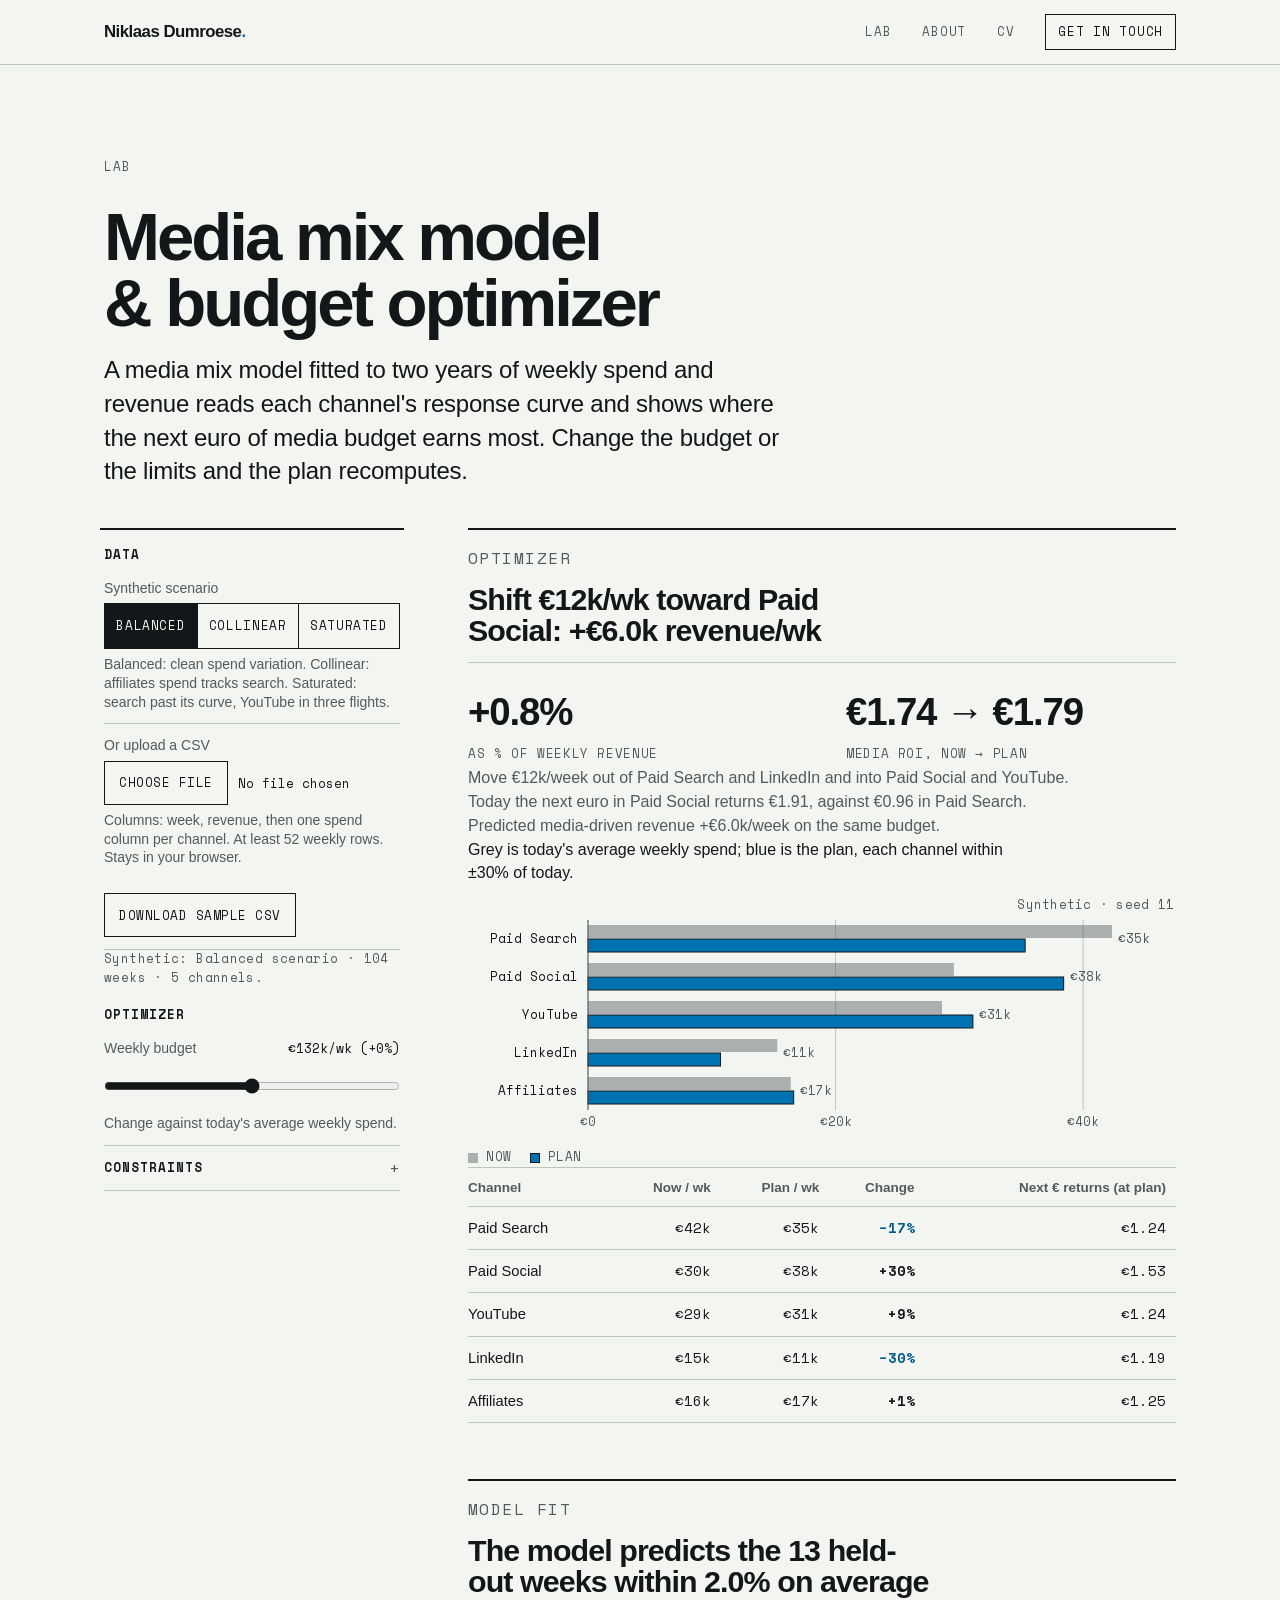
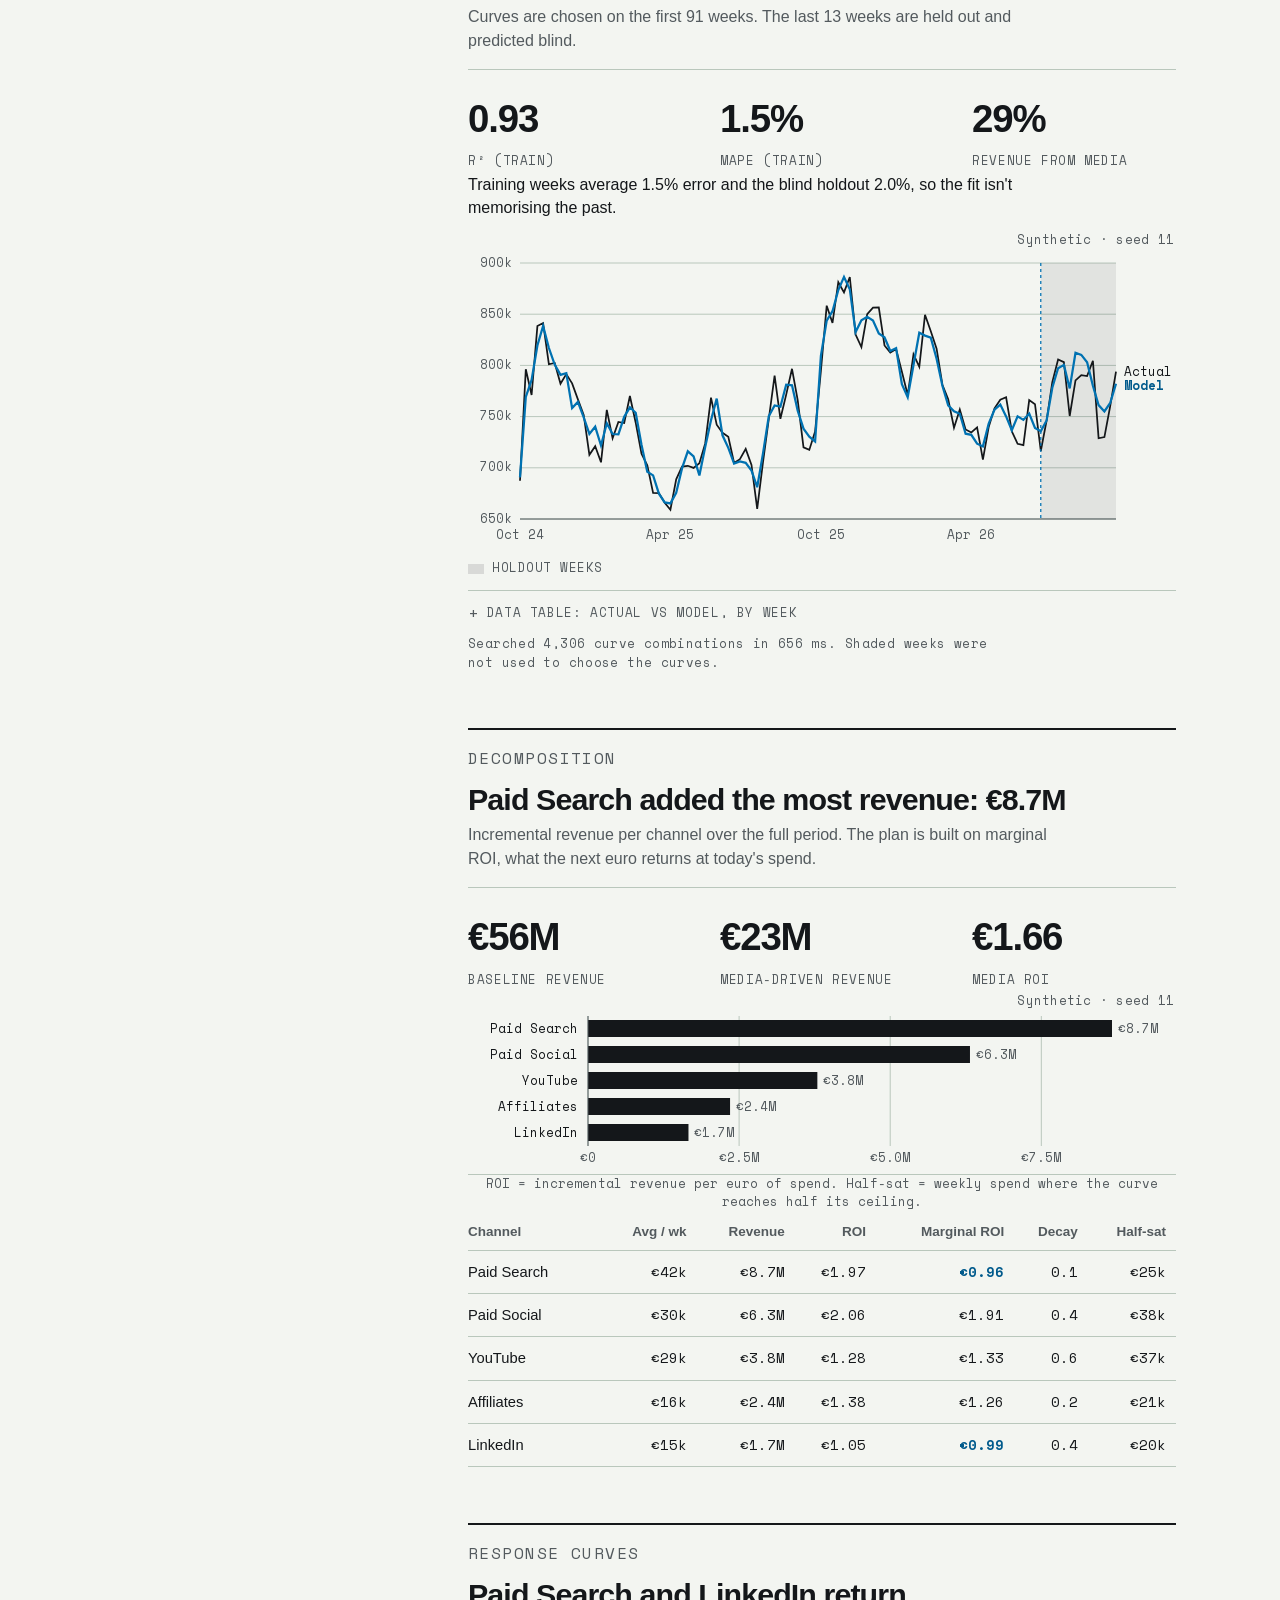
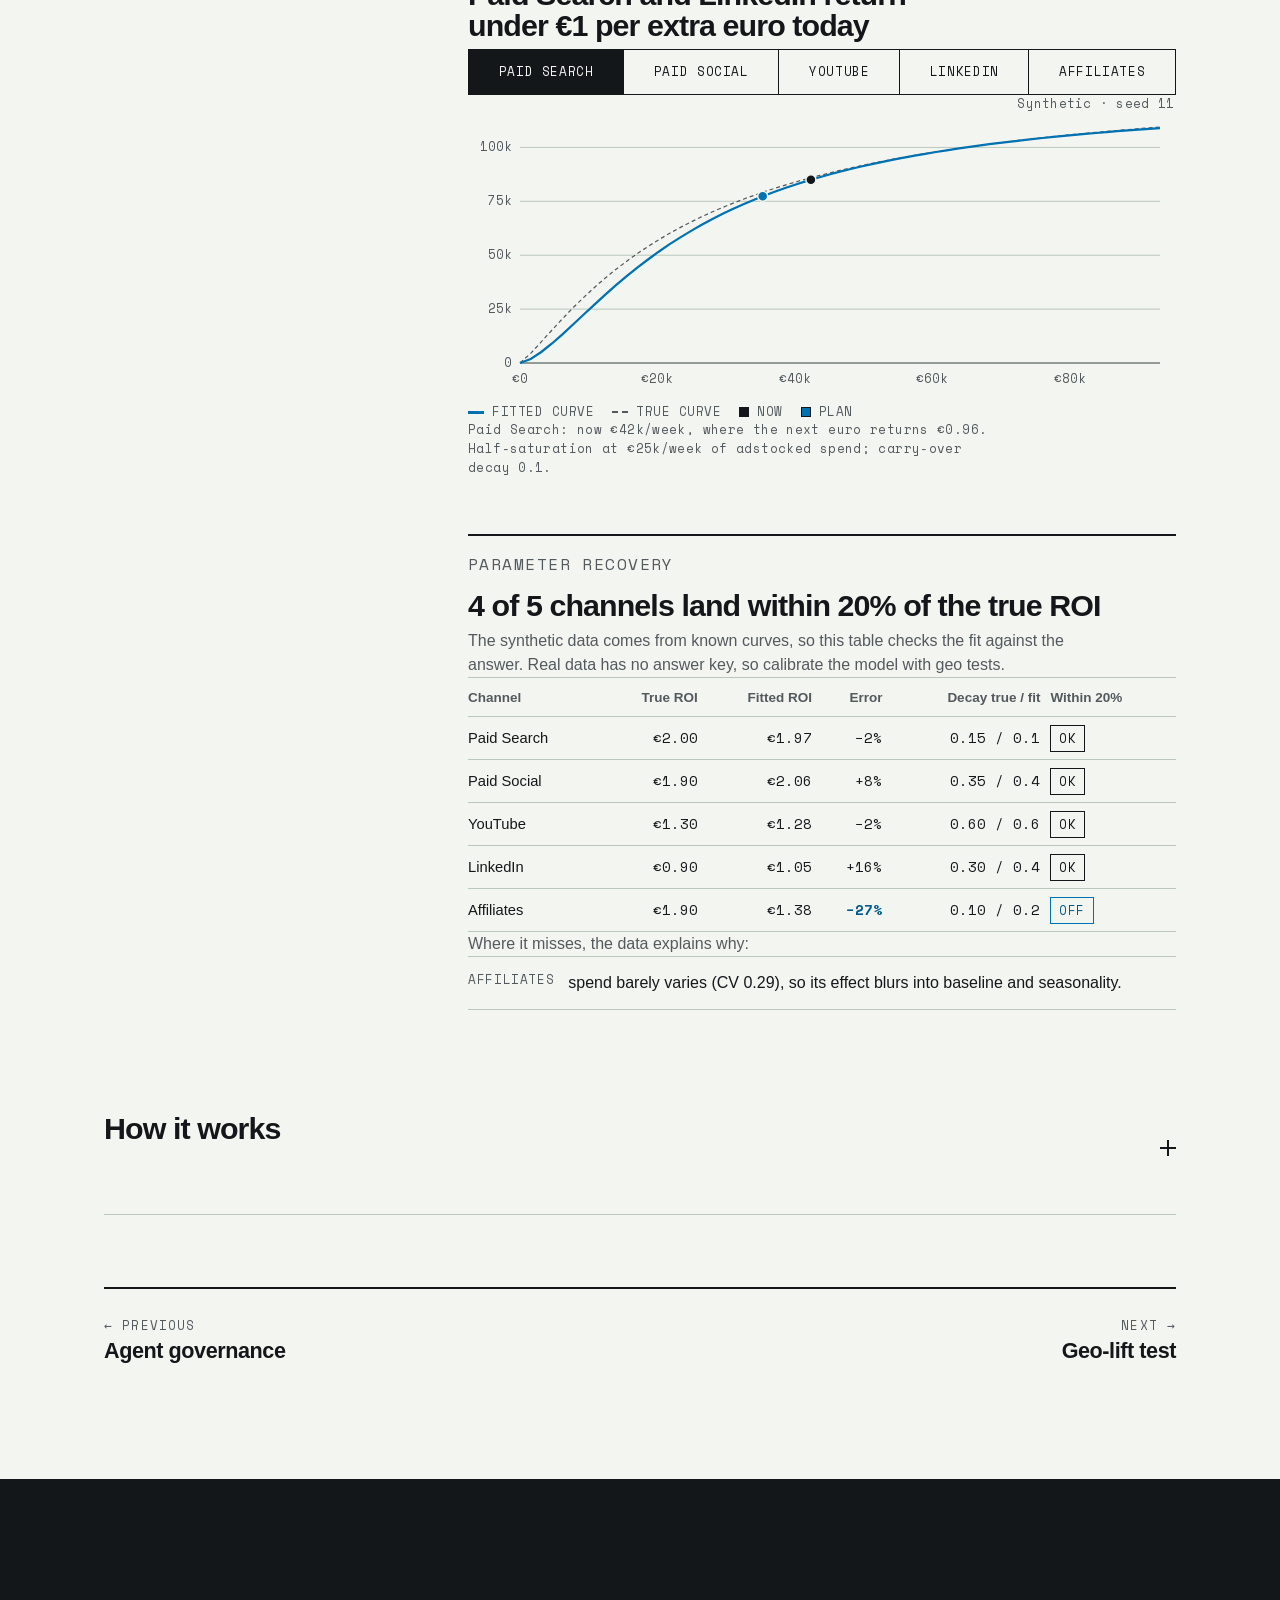
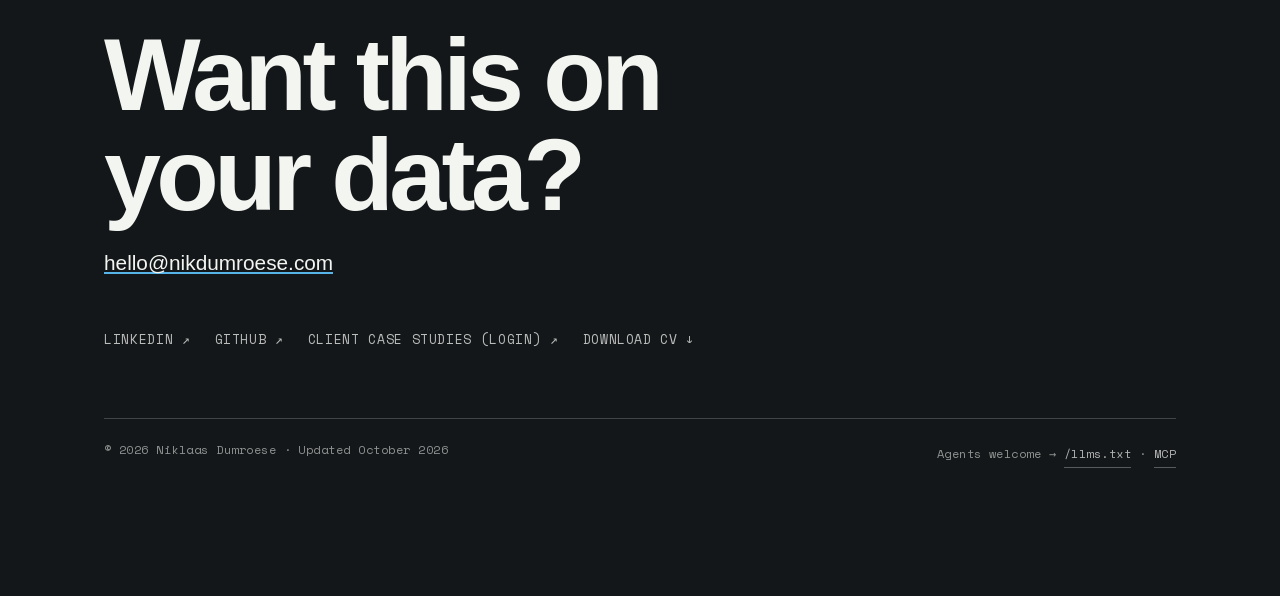
<file: lab/mmm/index.html>
<!doctype html>
<html lang="en" class="no-js">
<head>
<script>document.documentElement.className=document.documentElement.className.replace("no-js","js");</script>
<meta charset="utf-8" />
<meta name="viewport" content="width=device-width, initial-scale=1" />
<title>Media mix model & budget optimizer — Lab — Nik Dumroese</title>
<meta name="description" content="A media mix model fitted to two years of weekly spend and revenue shows where the next euro of media budget earns most. Runs in your browser." />
<link rel="canonical" href="https://nikdumroese.com/lab/mmm/" />
<meta name="robots" content="noindex, follow" />
<meta name="author" content="Niklaas Dumroese" />
<meta name="theme-color" content="#F3F5F1" />
<link rel="icon" href="../../assets/favicon.svg" type="image/svg+xml" />
<meta property="og:site_name" content="Niklaas Dumroese" />
<meta property="og:type" content="website" />
<meta property="og:url" content="https://nikdumroese.com/lab/mmm/" />
<meta property="og:title" content="Media mix model & budget optimizer — Nik Dumroese Lab" />
<meta property="og:description" content="A media mix model fitted to two years of weekly spend and revenue shows where the next euro of media budget earns most. Runs in your browser." />
<meta property="og:image" content="https://nikdumroese.com/assets/og.png" />
<meta name="twitter:card" content="summary_large_image" />
<link rel="preload" href="../../assets/fonts/space-mono-400-latin.woff2" as="font" type="font/woff2" crossorigin />
<meta name="color-scheme" content="light" />
<link rel="llms" type="text/markdown" href="/llms.txt" />
<link rel="stylesheet" href="../../assets/styles.css" />
<link rel="stylesheet" href="../../assets/lab.css" />
</head>
<body>
<a class="skip" href="#main">Skip to content</a>

<header class="nav">
  <div class="wrap nav__inner">
    <a class="brand" href="../../index.html">Niklaas Dumroese<span class="dot">.</span></a>
    <nav class="nav__links" id="menu" aria-label="Primary">
      <a href="../index.html">Lab</a>
      <a href="../../about.html">About</a>
      <a href="../../Nik_Dumroese_CV.pdf" download>CV</a>
      <a class="is-cta" href="#contact">Get in touch</a>
    </nav>
  </div>
</header>

<main id="main">
  <section class="lab-head wrap">
    <p class="crumb"><a href="../index.html">Lab</a></p>
    <h1>Media mix model &amp; budget optimizer</h1>
    <p class="lead">A media mix model fitted to two years of weekly spend and revenue reads each channel's response curve and shows where the next euro of media budget earns most. Change the budget or the limits and the plan recomputes.</p>
    <a class="btn btn--ghost btn--sm lab-jump" href="#controls">Adjust inputs ↓</a>
  </section>

  <section class="lab wrap">
    <div class="lab-grid">
      <aside class="lab-controls" id="controls" aria-label="Controls">
        <span class="group-label">Data</span>
        <div class="field" data-quick>
          <span class="label" id="scen-label">Synthetic scenario</span>
          <div class="seg" id="scen-seg" role="group" aria-labelledby="scen-label">
            <button type="button" data-value="balanced" aria-pressed="true">Balanced</button>
            <button type="button" data-value="collinear" aria-pressed="false">Collinear</button>
            <button type="button" data-value="saturated" aria-pressed="false">Saturated</button>
          </div>
          <p class="hint">Balanced: clean spend variation. Collinear: affiliates spend tracks search. Saturated: search past its curve, YouTube in three flights.</p>
        </div>
        <div class="field">
          <label for="csv">Or upload a CSV</label>
          <input type="file" id="csv" accept=".csv,text/csv" aria-describedby="csv-hint csv-msg" />
          <p class="hint" id="csv-hint">Columns: week, revenue, then one spend column per channel. At least 52 weekly rows. Stays in your browser.</p>
          <p class="note" id="csv-msg" role="status" aria-live="polite"></p>
          <div class="btns"><button type="button" class="btn btn--ghost btn--sm" id="dl-sample">Download sample CSV</button></div>
        </div>
        <p class="note" id="data-note"></p>

        <span class="group-label">Optimizer</span>
        <div class="field" data-quick>
          <div class="field__top"><label for="budget">Weekly budget</label><output for="budget" id="budget-out"></output></div>
          <input type="range" id="budget" min="-50" max="50" step="1" value="0" />
          <p class="hint">Change against today's average weekly spend.</p>
        </div>
        <details class="ctl-more">
          <summary>Constraints</summary>
          <div class="field">
            <div class="field__top"><label for="maxchg">Max change per channel</label><output for="maxchg"></output></div>
            <input type="range" id="maxchg" min="5" max="100" step="5" value="30" />
            <p class="hint">How far any one channel may move from today. Keeps the plan inside the range the model has seen.</p>
          </div>
          <div class="field">
            <span class="label">Lock channels</span>
            <div id="locks"></div>
            <p class="hint">Locked channels keep today's spend.</p>
          </div>
        </details>
      </aside>

      <div class="lab-out">
        <div class="lab-quick" role="group" aria-label="Key controls"></div>
        <section class="lab-block" aria-labelledby="b1">
          <p class="kicker">Optimizer</p>
          <h2 id="b1" aria-live="polite">Where the next euro should go</h2>
          <div class="stat-strip">
            <div class="stat"><span class="n" id="k-drevp">–</span><span class="l">As % of weekly revenue</span></div>
            <div class="stat"><span class="n" id="k-roas">–</span><span class="l">Media ROI, now → plan</span></div>
          </div>
          <p id="plan-text" aria-live="polite"></p>
          <p class="note" id="plan-warn" hidden></p>
          <div class="chart" id="c-plan"></div>
          <div class="legend" id="lg-plan"><span><i class="k-bar-muted"></i>Now</span><span><i class="k-bar-accent"></i>Plan</span></div>
          <div class="tbl-wrap">
            <table class="tbl" id="t-plan">
              <thead><tr><th scope="col">Channel</th><th scope="col" class="num hide-sm">Now / wk</th><th scope="col" class="num hide-sm">Plan / wk</th><th scope="col" class="num">Change</th><th scope="col" class="num">Next € returns (at plan)</th></tr></thead>
              <tbody></tbody>
            </table>
          </div>
        </section>

        <section class="lab-block" aria-labelledby="b2">
          <p class="kicker">Model fit</p>
          <h2 id="b2">Does the model track revenue?</h2>
          <p>Curves are chosen on the first 91 weeks. The last 13 weeks are held out and predicted blind.</p>
          <div class="stat-strip">
            <div class="stat"><span class="n" id="k-r2">–</span><span class="l">R² (train)</span></div>
            <div class="stat"><span class="n" id="k-mape">–</span><span class="l">MAPE (train)</span></div>
            <div class="stat"><span class="n" id="k-media">–</span><span class="l">Revenue from media</span></div>
          </div>
          <div class="chart" id="c-fit"></div>
          <div class="legend" id="lg-fit"><span><i class="k-band"></i>Holdout weeks</span></div>
          <div id="tbl-fit"></div>
          <p class="note" id="fit-note"></p>
        </section>

        <section class="lab-block" aria-labelledby="b3">
          <p class="kicker">Decomposition</p>
          <h2 id="b3">What each channel added</h2>
          <p>Incremental revenue per channel over the full period. The plan is built on marginal ROI, what the next euro returns at today's spend.</p>
          <div class="stat-strip">
            <div class="stat"><span class="n" id="k-base">–</span><span class="l">Baseline revenue</span></div>
            <div class="stat"><span class="n" id="k-mtot">–</span><span class="l">Media-driven revenue</span></div>
            <div class="stat"><span class="n" id="k-roi">–</span><span class="l">Media ROI</span></div>
          </div>
          <div class="chart" id="c-decomp"></div>
          <div class="tbl-wrap">
            <table class="tbl" id="t-decomp">
              <caption class="sample">ROI = incremental revenue per euro of spend. Half-sat = weekly spend where the curve reaches half its ceiling.</caption>
              <thead><tr><th scope="col">Channel</th><th scope="col" class="num hide-sm">Avg / wk</th><th scope="col" class="num">Revenue</th><th scope="col" class="num">ROI</th><th scope="col" class="num">Marginal ROI</th><th scope="col" class="num hide-sm">Decay</th><th scope="col" class="num hide-sm">Half-sat</th></tr></thead>
              <tbody></tbody>
            </table>
          </div>
        </section>

        <section class="lab-block" aria-labelledby="b4">
          <p class="kicker">Response curves</p>
          <h2 id="b4">Where each channel flattens</h2>
          <div class="seg" id="chan-seg" role="group" aria-label="Channel"></div>
          <div class="chart" id="c-curve"></div>
          <div class="legend" id="lg-curve"></div>
          <p class="note" id="curve-note"></p>
        </section>

        <section class="lab-block" id="b-rec" aria-labelledby="b5">
          <p class="kicker">Parameter recovery</p>
          <h2 id="b5">Does the model recover the known curves?</h2>
          <p>The synthetic data comes from known curves, so this table checks the fit against the answer. Real data has no answer key, so calibrate the model with geo tests.</p>
          <div class="tbl-wrap">
            <table class="tbl" id="t-rec">
              <thead><tr><th scope="col">Channel</th><th scope="col" class="num">True ROI</th><th scope="col" class="num">Fitted ROI</th><th scope="col" class="num">Error</th><th scope="col" class="num hide-sm">Decay true / fit</th><th scope="col">Within 20%</th></tr></thead>
              <tbody></tbody>
            </table>
          </div>
          <p id="rec-sum"></p>
          <ul class="findings" id="rec-why"></ul>
        </section>
      </div>
    </div>

    <details class="acc method" id="method">
      <summary><span class="acc__title">How it works</span><span class="acc__mark" aria-hidden="true"></span></summary>
      <div class="acc__panel case__grid">
        <div class="meta"><dl>
          <div><dt>Method</dt><dd>Regression MMM with geometric adstock, Hill saturation, trend and Fourier seasonality. Budget plan by marginal-return water-filling.</dd></div>
          <div><dt>Built from</dt><dd>My incrementality and measurement work: mix models, geo tests and budget planning for paid channels.</dd></div>
          <div><dt>Data</dt><dd>Synthetic, generated from a seeded model with known curves. Not client data. Or your own CSV, which never leaves the page.</dd></div>
          <div><dt>Runtime</dt><dd>Plain JavaScript in your browser. No libraries, no server.</dd></div>
        </dl></div>
        <div class="case__body">
          <h3>The model</h3>
          <p>Each channel's weekly spend goes through two transforms. Adstock carries part of this week's effect into later weeks (a decay of 0.6 means 60% carries over). The Hill curve then makes returns shrink as spend grows. Revenue is modelled as baseline (intercept, linear trend, three yearly Fourier terms) plus the transformed channels.</p>
          <p>For each channel the fit searches 216 curve shapes (9 decays × 8 half-saturation points × 3 steepness values), one channel at a time, until nothing improves. Every candidate gets a ridge regression with media coefficients held non-negative. Weak priors on the curve shape stop the search chasing noise. Curves are chosen on 91 weeks; the last 13 are the holdout. Coefficients are then refit on all weeks for the decomposition and the plan.</p>
          <p>The optimizer uses each channel's steady-state curve. It adds budget in small steps to whichever channel returns most for the next euro, then swaps budget between channels while that still pays. An exact grid search runs alongside, because S-shaped curves can trap a greedy step. On the same budget, the plan never scores worse than today's split.</p>
          <h3>In production</h3>
          <p>Weekly spend, revenue and controls (price, promos, holidays) come from the warehouse, modelled in dbt on BigQuery or Snowflake. The model runs as a Bayesian MMM such as PyMC-Marketing or Meridian, which puts a credible interval on every estimate. Geo-lift results become priors for the channels they cover (see the <a class="link" href="../geo-lift/">geo-lift demo</a>). The plan lands in the planning sheet with ranges, and gets re-tested with the next experiment. The sentence above the plan is a template filled from the model output.</p>
          <h3>Limits</h3>
          <ul>
            <li>It's correlational. If spend follows demand (search in Q4), the model can mistake demand for media effect.</li>
            <li>It needs spend variation. A channel that never moves, or moves with another, can't be separated. The Collinear scenario shows this.</li>
            <li>Steady-state curves ignore flighting effects: a burst can beat the same budget spread evenly.</li>
            <li>Plans far outside the observed spend range are extrapolation. Keep the per-channel limit tight, and calibrate with experiments.</li>
          </ul>
        </div>
      </div>
    </details>
      <nav class="lab-pager" aria-label="More lab projects">
      <a href="../agent-governance/"><span class="kicker">← Previous</span><b>Agent governance</b></a>
      <a href="../geo-lift/"><span class="kicker">Next →</span><b>Geo-lift test</b></a>
    </nav>
  </section>
</main>

<footer class="foot" id="contact">
  <div class="wrap">
    <p class="display">Want this on<br>your data?</p>
    <p class="foot__mail"><a class="mail" href="mailto:hello@nikdumroese.com?subject=Lab%3A%20Media%20mix%20model">hello@nikdumroese.com</a></p>
    <div class="foot__links">
      <a href="https://linkedin.com/in/nikdumroese" target="_blank" rel="me noopener">LinkedIn ↗</a>
      <a href="https://github.com/nikdumroese" target="_blank" rel="me noopener">GitHub ↗</a>
      <a href="https://work.nikdumroese.com" target="_blank" rel="noopener">Client case studies (login) ↗</a>
      <a href="../../Nik_Dumroese_CV.pdf" download>Download CV ↓</a>
    </div>
    <div class="foot__base">
      <span>© 2026 Niklaas Dumroese · Updated October 2026</span>
      <span>Agents welcome → <a href="/llms.txt">/llms.txt</a> · <a href="https://github.com/nikdumroese/nikdumroese-mcp" target="_blank" rel="noopener">MCP</a></span>
    </div>
  </div>
</footer>

<script src="../../assets/analytics.js"></script>
<script src="../../assets/app.js"></script>
<script src="../../assets/lab.js"></script>
<script src="app.js"></script>
</body>
</html>
</file>
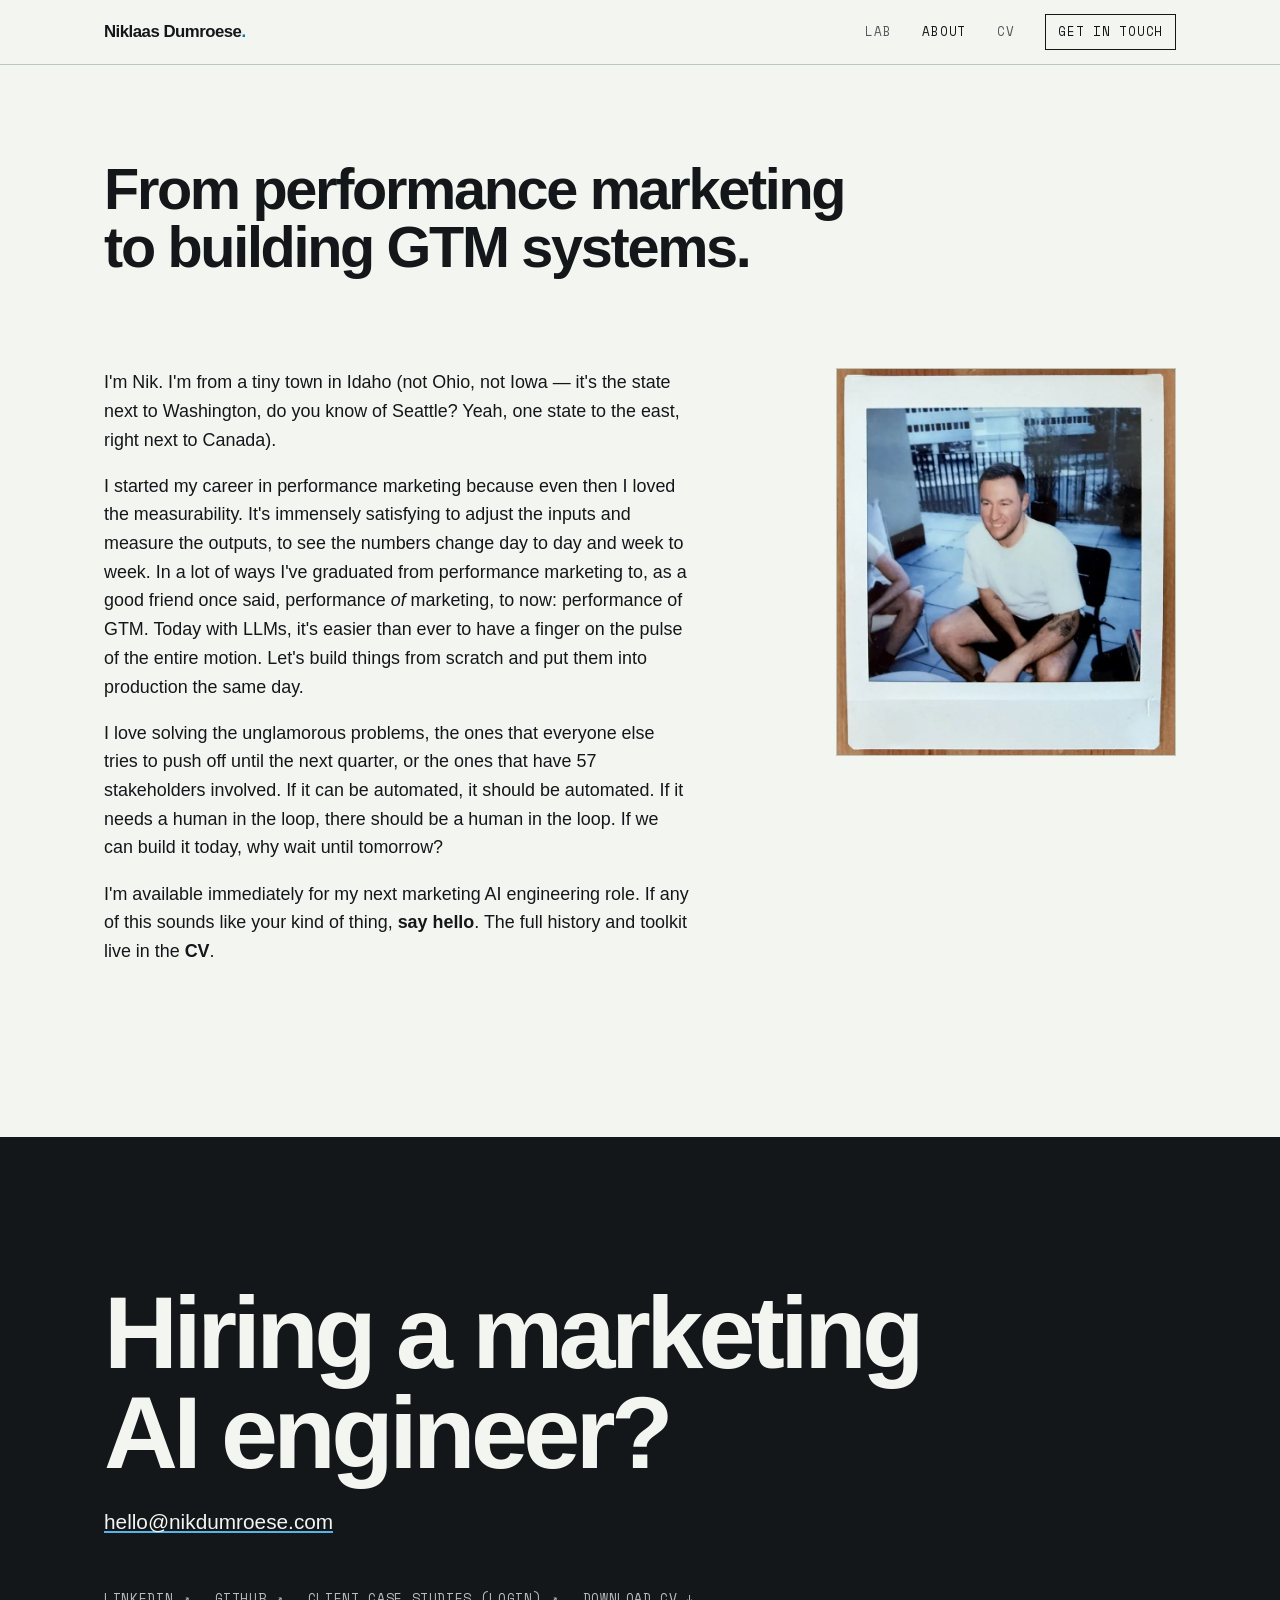
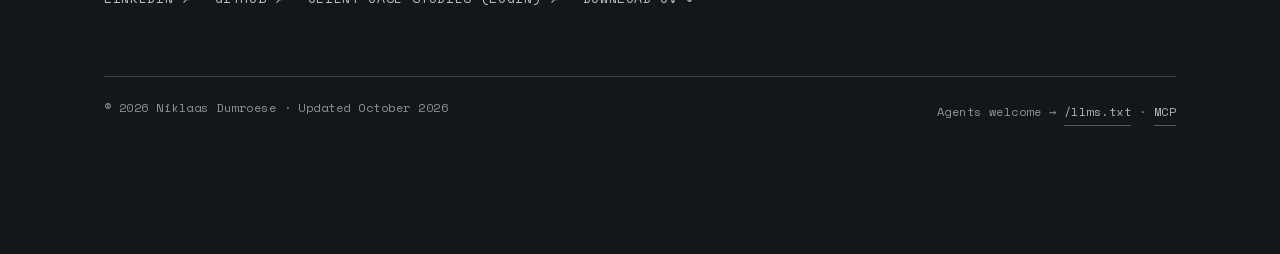
<file: about.html>
<!doctype html>
<html lang="en" class="no-js">
<head>
<script>document.documentElement.className=document.documentElement.className.replace("no-js","js");</script>
<meta charset="utf-8" />
<meta name="viewport" content="width=device-width, initial-scale=1" />
<title>About — Niklaas Dumroese</title>
<meta name="description" content="Nik Dumroese — from a tiny town in Idaho to building GTM systems with AI. Performance marketing to performance of GTM. How I got here and how I work." />
<link rel="canonical" href="https://nikdumroese.com/about.html" />
<meta name="robots" content="index, follow" />
<meta name="author" content="Niklaas Dumroese" />
<meta name="theme-color" content="#F3F5F1" />
<link rel="icon" href="assets/favicon.svg" type="image/svg+xml" />
<meta property="og:site_name" content="Niklaas Dumroese" />
<meta property="og:type" content="profile" />
<meta property="og:url" content="https://nikdumroese.com/about.html" />
<meta property="og:title" content="About — Niklaas Dumroese" />
<meta property="og:description" content="Performance marketing to performance of GTM. If it can be automated, it should be. If we can build it today, why wait until tomorrow?" />
<meta property="og:image" content="https://nikdumroese.com/assets/og.png" />
<meta property="og:image:width" content="1200" />
<meta property="og:image:height" content="630" />
<meta name="twitter:card" content="summary_large_image" />
<meta name="twitter:title" content="About — Niklaas Dumroese" />
<meta name="twitter:description" content="Performance marketing to performance of GTM. Build it today, ship it today." />
<meta name="twitter:image" content="https://nikdumroese.com/assets/og.png" />
<link rel="preload" href="assets/fonts/space-mono-400-latin.woff2" as="font" type="font/woff2" crossorigin />
<link rel="apple-touch-icon" href="assets/apple-touch-icon.png" />
<link rel="manifest" href="site.webmanifest" />
<meta name="color-scheme" content="light" />
<link rel="llms" type="text/markdown" href="/llms.txt" />
<link rel="stylesheet" href="assets/styles.css" />
<script type="application/ld+json">
{
  "@context": "https://schema.org",
  "@type": "ProfilePage",
  "url": "https://nikdumroese.com/about.html",
  "mainEntity": {
    "@type": "Person",
    "name": "Niklaas Dumroese",
    "alternateName": "Nik Dumroese",
    "url": "https://nikdumroese.com/",
    "jobTitle": "Marketing AI Engineer",
    "email": "mailto:hello@nikdumroese.com",
    "worksFor": { "@type": "Organization", "name": "Pleo" },
    "sameAs": [
      "https://linkedin.com/in/nikdumroese",
      "https://github.com/nikdumroese"
    ]
  }
}
</script>
</head>
<body>
<a class="skip" href="#main">Skip to content</a>

<header class="nav">
  <div class="wrap nav__inner">
    <a class="brand" href="index.html">Niklaas Dumroese<span class="dot">.</span></a>
    <nav class="nav__links" id="menu" aria-label="Primary">
      <a href="lab/">Lab</a>
      <a href="about.html" aria-current="page">About</a>
      <a href="Nik_Dumroese_CV.pdf" download>CV</a>
      <a class="is-cta" href="#contact">Get in touch</a>
    </nav>
  </div>
</header>

<main id="main">

  <section class="hero hero--short wrap">
    <h1 class="big">From performance marketing to building GTM systems.</h1>
  </section>

  <section class="section section--tight wrap">
    <div class="about-grid">
      <div class="prose">
        <p>I'm Nik. I'm from a tiny town in Idaho (not Ohio, not Iowa — it's the state next to Washington, do you know of Seattle? Yeah, one state to the east, right next to Canada).</p>
        <p>I started my career in performance marketing because even then I loved the measurability. It's immensely satisfying to adjust the inputs and measure the outputs, to see the numbers change day to day and week to week. In a lot of ways I've graduated from performance marketing to, as a good friend once said, performance <em>of</em> marketing, to now: performance of GTM. Today with LLMs, it's easier than ever to have a finger on the pulse of the entire motion. Let's build things from scratch and put them into production the same day.</p>
        <p>I love solving the unglamorous problems, the ones that everyone else tries to push off until the next quarter, or the ones that have 57 stakeholders involved. If it can be automated, it should be automated. If it needs a human in the loop, there should be a human in the loop. If we can build it today, why wait until tomorrow?</p>
        <p>I'm available immediately for my next marketing AI engineering role. If any of this sounds like your kind of thing, <a class="link" href="#contact">say hello</a>. The full history and toolkit live in the <a class="link" href="Nik_Dumroese_CV.pdf" download>CV</a>.</p>
      </div>
      <aside class="about-photo">
        <picture>
          <source type="image/webp" srcset="assets/niklaas@900.webp 900w, assets/niklaas.webp 1225w" sizes="(max-width: 860px) 60vw, 340px" />
          <img src="assets/niklaas.jpg" srcset="assets/niklaas@900.jpg 900w, assets/niklaas.jpg 1225w" sizes="(max-width: 860px) 60vw, 340px" width="1225" height="1400" alt="Nik Dumroese, Polaroid portrait" loading="lazy" decoding="async" />
        </picture>
      </aside>
    </div>
  </section>

</main>

<footer class="foot" id="contact">
  <div class="wrap">
    <p class="display">Hiring a marketing<br>AI engineer?</p>
    <p class="foot__mail"><a class="mail" href="mailto:hello@nikdumroese.com">hello@nikdumroese.com</a></p>
    <div class="foot__links">
      <a href="https://linkedin.com/in/nikdumroese" target="_blank" rel="me noopener">LinkedIn ↗</a>
      <a href="https://github.com/nikdumroese" target="_blank" rel="me noopener">GitHub ↗</a>
      <a href="https://work.nikdumroese.com" target="_blank" rel="noopener">Client case studies (login) ↗</a>
      <a href="Nik_Dumroese_CV.pdf" download>Download CV ↓</a>
    </div>
    <div class="foot__base">
      <span>© 2026 Niklaas Dumroese · Updated October 2026</span>
      <span>Agents welcome → <a href="/llms.txt">/llms.txt</a> · <a href="https://github.com/nikdumroese/nikdumroese-mcp" target="_blank" rel="noopener">MCP</a></span>
    </div>
  </div>
</footer>

<script src="assets/analytics.js"></script>
<script src="assets/app.js"></script>
</body>
</html>
</file>
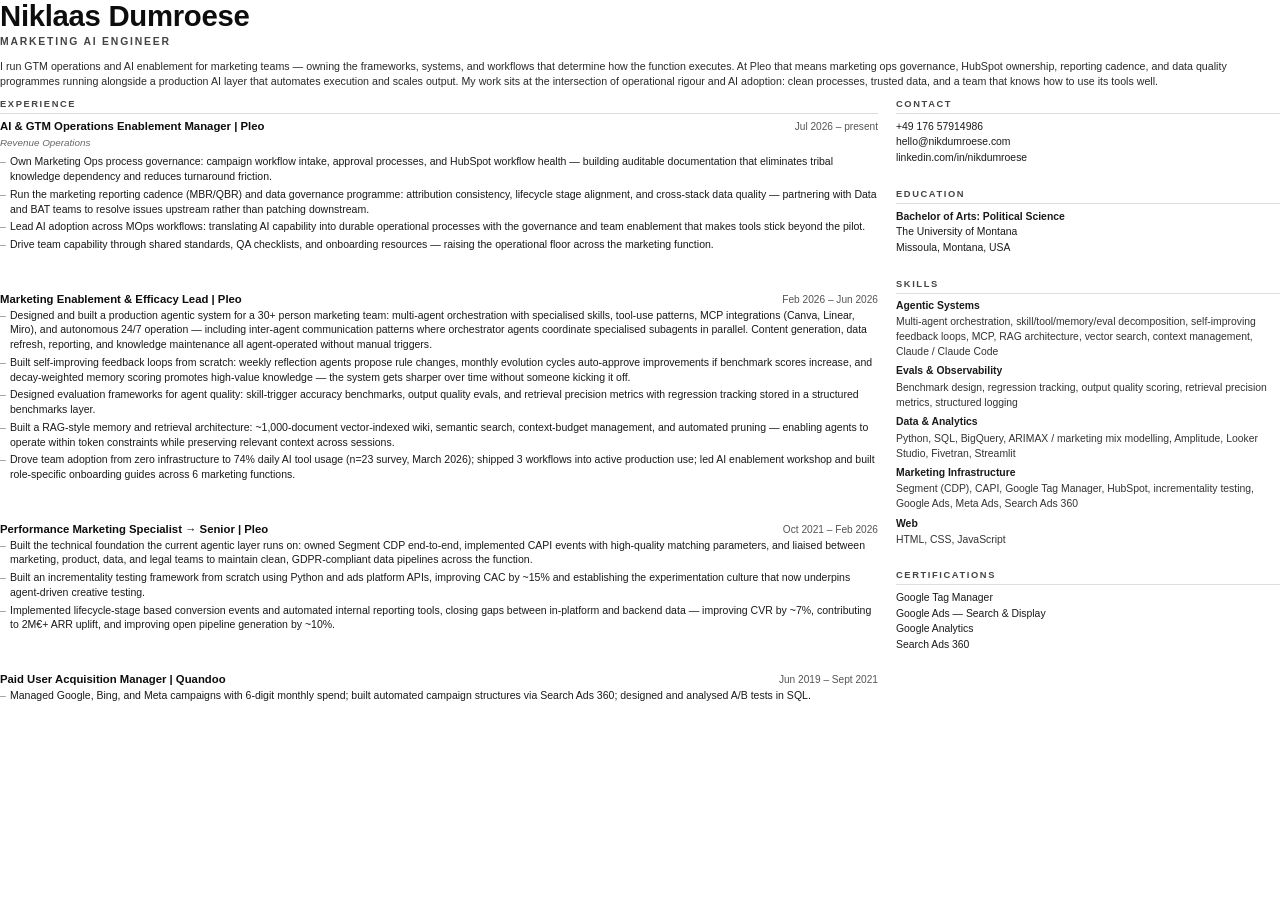
<file: cv.html>
<!DOCTYPE html>
<html lang="en">
<head>
<meta charset="UTF-8">
<meta name="viewport" content="width=device-width, initial-scale=1.0">
<title>Niklaas Dumroese — CV</title>
<meta name="robots" content="noindex" />
<style>
  * { margin: 0; padding: 0; box-sizing: border-box; }

  @page {
    size: A4;
    margin: 11mm 14mm 11mm 14mm;
  }

  body {
    font-family: 'Helvetica Neue', Helvetica, Arial, sans-serif;
    font-size: 8pt;
    line-height: 1.4;
    color: #1a1a1a;
    background: #fff;
  }

  /* ── Header ── */
  .header {
    margin-bottom: 8px;
  }

  .header h1 {
    font-size: 22pt;
    font-weight: 700;
    letter-spacing: -0.3px;
    line-height: 1.1;
    color: #0d0d0d;
  }

  .header .subtitle {
    font-size: 7.8pt;
    font-weight: 600;
    letter-spacing: 1.8px;
    text-transform: uppercase;
    color: #444;
    margin-top: 3px;
    margin-bottom: 9px;
  }

  .header .summary {
    font-size: 8pt;
    line-height: 1.45;
    color: #2a2a2a;
    max-width: 100%;
  }

  /* ── Divider ── */
  hr {
    border: none;
    border-top: 1px solid #ccc;
    margin: 8px 0;
  }

  /* ── Two-column body ── */
  .body {
    display: flex;
    gap: 18px;
    align-items: flex-start;
  }

  .main {
    flex: 1 1 62%;
  }

  .sidebar {
    flex: 0 0 30%;
    width: 30%;
  }

  /* ── Section headings ── */
  .section-heading {
    font-size: 7pt;
    font-weight: 700;
    letter-spacing: 1.6px;
    text-transform: uppercase;
    color: #444;
    border-bottom: 1px solid #ddd;
    padding-bottom: 2px;
    margin-bottom: 5px;
  }

  /* ── Experience ── */
  .job {
    margin-bottom: 8px;
  }

  .job + .job {
    margin-top: 40px;
  }

  .job-header {
    display: flex;
    justify-content: space-between;
    align-items: baseline;
    gap: 8px;
  }

  .job-title {
    font-size: 8.5pt;
    font-weight: 700;
    color: #0d0d0d;
    flex: 1;
  }

  .job-date {
    font-size: 7.6pt;
    color: #555;
    white-space: nowrap;
  }

  .job-sub {
    font-size: 7.4pt;
    color: #666;
    font-style: italic;
    margin-top: 1px;
    margin-bottom: 5px;
  }

  .job ul {
    list-style: none;
    padding: 0;
  }

  .job ul li {
    padding-left: 10px;
    position: relative;
    margin-bottom: 3px;
    font-size: 7.9pt;
    line-height: 1.4;
    color: #1a1a1a;
  }

  .job ul li::before {
    content: "–";
    position: absolute;
    left: 0;
    color: #888;
  }

  /* ── Sidebar ── */
  .sidebar-section {
    margin-bottom: 9px;
  }

  .sidebar-section + .sidebar-section {
    margin-top: 22px;
  }

  .sidebar-section p,
  .sidebar-section a {
    font-size: 7.8pt;
    line-height: 1.5;
    color: #1a1a1a;
    display: block;
    text-decoration: none;
  }

  .skill-group {
    margin-bottom: 5px;
  }

  .skill-label {
    font-size: 7.8pt;
    font-weight: 700;
    color: #1a1a1a;
    display: block;
    margin-bottom: 1px;
  }

  .skill-list {
    font-size: 7.8pt;
    color: #333;
    line-height: 1.45;
  }

  .cert-item {
    font-size: 7.8pt;
    color: #1a1a1a;
    line-height: 1.6;
  }
</style>
</head>
<body>

<!-- Header -->
<div class="header">
  <h1>Niklaas Dumroese</h1>
  <div class="subtitle">Marketing AI Engineer</div>
  <p class="summary">I run GTM operations and AI enablement for marketing teams &mdash; owning the frameworks, systems, and workflows that determine how the function executes. At Pleo that means marketing ops governance, HubSpot ownership, reporting cadence, and data quality programmes running alongside a production AI layer that automates execution and scales output. My work sits at the intersection of operational rigour and AI adoption: clean processes, trusted data, and a team that knows how to use its tools well.</p>
</div>

<hr style="display:none">

<!-- Body -->
<div class="body">

  <!-- Main: Experience -->
  <div class="main">
    <div class="section-heading">Experience</div>

    <div class="job">
      <div class="job-header">
        <span class="job-title">AI &amp; GTM Operations Enablement Manager | Pleo</span>
        <span class="job-date">Jul 2026 &ndash; present</span>
      </div>
      <div class="job-sub">Revenue Operations</div>
      <ul>
        <li>Own Marketing Ops process governance: campaign workflow intake, approval processes, and HubSpot workflow health &mdash; building auditable documentation that eliminates tribal knowledge dependency and reduces turnaround friction.</li>
        <li>Run the marketing reporting cadence (MBR/QBR) and data governance programme: attribution consistency, lifecycle stage alignment, and cross-stack data quality &mdash; partnering with Data and BAT teams to resolve issues upstream rather than patching downstream.</li>
        <li>Lead AI adoption across MOps workflows: translating AI capability into durable operational processes with the governance and team enablement that makes tools stick beyond the pilot.</li>
        <li>Drive team capability through shared standards, QA checklists, and onboarding resources &mdash; raising the operational floor across the marketing function.</li>
      </ul>
    </div>

    <div class="job">
      <div class="job-header">
        <span class="job-title">Marketing Enablement &amp; Efficacy Lead | Pleo</span>
        <span class="job-date">Feb 2026 &ndash; Jun 2026</span>
      </div>
      <ul>
        <li>Designed and built a production agentic system for a 30+ person marketing team: multi-agent orchestration with specialised skills, tool-use patterns, MCP integrations (Canva, Linear, Miro), and autonomous 24/7 operation &mdash; including inter-agent communication patterns where orchestrator agents coordinate specialised subagents in parallel. Content generation, data refresh, reporting, and knowledge maintenance all agent-operated without manual triggers.</li>
        <li>Built self-improving feedback loops from scratch: weekly reflection agents propose rule changes, monthly evolution cycles auto-approve improvements if benchmark scores increase, and decay-weighted memory scoring promotes high-value knowledge &mdash; the system gets sharper over time without someone kicking it off.</li>
        <li>Designed evaluation frameworks for agent quality: skill-trigger accuracy benchmarks, output quality evals, and retrieval precision metrics with regression tracking stored in a structured benchmarks layer.</li>
        <li>Built a RAG-style memory and retrieval architecture: ~1,000-document vector-indexed wiki, semantic search, context-budget management, and automated pruning &mdash; enabling agents to operate within token constraints while preserving relevant context across sessions.</li>
        <li>Drove team adoption from zero infrastructure to 74% daily AI tool usage (n=23 survey, March 2026); shipped 3 workflows into active production use; led AI enablement workshop and built role-specific onboarding guides across 6 marketing functions.</li>
      </ul>
    </div>

    <div class="job">
      <div class="job-header">
        <span class="job-title">Performance Marketing Specialist → Senior | Pleo</span>
        <span class="job-date">Oct 2021 – Feb 2026</span>
      </div>
      <ul>
        <li>Built the technical foundation the current agentic layer runs on: owned Segment CDP end-to-end, implemented CAPI events with high-quality matching parameters, and liaised between marketing, product, data, and legal teams to maintain clean, GDPR-compliant data pipelines across the function.</li>
        <li>Built an incrementality testing framework from scratch using Python and ads platform APIs, improving CAC by ~15% and establishing the experimentation culture that now underpins agent-driven creative testing.</li>
        <li>Implemented lifecycle-stage based conversion events and automated internal reporting tools, closing gaps between in-platform and backend data — improving CVR by ~7%, contributing to 2M€+ ARR uplift, and improving open pipeline generation by ~10%.</li>
      </ul>
    </div>

    <div class="job">
      <div class="job-header">
        <span class="job-title">Paid User Acquisition Manager | Quandoo</span>
        <span class="job-date">Jun 2019 – Sept 2021</span>
      </div>
      <ul>
        <li>Managed Google, Bing, and Meta campaigns with 6-digit monthly spend; built automated campaign structures via Search Ads 360; designed and analysed A/B tests in SQL.</li>
      </ul>
    </div>
  </div>

  <!-- Sidebar -->
  <div class="sidebar">

    <div class="sidebar-section">
      <div class="section-heading">Contact</div>
      <a href="tel:+4917657914986">+49 176 57914986</a>
      <a href="mailto:hello@nikdumroese.com">hello@nikdumroese.com</a>
      <a href="https://linkedin.com/in/nikdumroese">linkedin.com/in/nikdumroese</a>
    </div>

    <div class="sidebar-section">
      <div class="section-heading">Education</div>
      <p style="font-weight:600;">Bachelor of Arts: Political Science</p>
      <p>The University of Montana</p>
      <p>Missoula, Montana, USA</p>
    </div>

    <div class="sidebar-section">
      <div class="section-heading">Skills</div>

      <div class="skill-group">
        <span class="skill-label">Agentic Systems</span>
        <span class="skill-list">Multi-agent orchestration, skill/tool/memory/eval decomposition, self-improving feedback loops, MCP, RAG architecture, vector search, context management, Claude / Claude Code</span>
      </div>

      <div class="skill-group">
        <span class="skill-label">Evals &amp; Observability</span>
        <span class="skill-list">Benchmark design, regression tracking, output quality scoring, retrieval precision metrics, structured logging</span>
      </div>

      <div class="skill-group">
        <span class="skill-label">Data &amp; Analytics</span>
        <span class="skill-list">Python, SQL, BigQuery, ARIMAX / marketing mix modelling, Amplitude, Looker Studio, Fivetran, Streamlit</span>
      </div>

      <div class="skill-group">
        <span class="skill-label">Marketing Infrastructure</span>
        <span class="skill-list">Segment (CDP), CAPI, Google Tag Manager, HubSpot, incrementality testing, Google Ads, Meta Ads, Search Ads 360</span>
      </div>

      <div class="skill-group">
        <span class="skill-label">Web</span>
        <span class="skill-list">HTML, CSS, JavaScript</span>
      </div>
    </div>

    <div class="sidebar-section">
      <div class="section-heading">Certifications</div>
      <p class="cert-item">Google Tag Manager</p>
      <p class="cert-item">Google Ads — Search &amp; Display</p>
      <p class="cert-item">Google Analytics</p>
      <p class="cert-item">Search Ads 360</p>
    </div>

  </div>
</div>

</body>
</html>
</file>
<file: assets/styles.css>
/* Niklaas Dumroese — personal site
   Own design system. See design-system/MASTER.md */

/* ---------- fonts: Space Mono self-hosted (latin subset, OFL: fonts/OFL.txt) ---------- */
@font-face { font-family: "Space Mono"; font-style: normal; font-weight: 400; font-display: swap; src: url("fonts/space-mono-400-latin.woff2") format("woff2"); }
@font-face { font-family: "Space Mono"; font-style: normal; font-weight: 700; font-display: swap; src: url("fonts/space-mono-700-latin.woff2") format("woff2"); }
/* metric-matched fallback so labels don't reflow when the webfont arrives */
@font-face { font-family: "Space Mono Fallback"; src: local("Menlo"), local("Consolas"), local("DejaVu Sans Mono"); size-adjust: 101.7%; }

/* ---------- tokens ---------- */
:root {
  /* "Grid-pad": engineering graph paper + Okabe-Ito blue (colour-blind safe). See MASTER.md */
  --paper: #F3F5F1;
  --paper-2: #E6EBE4;
  --ink: #14171A;
  --ink-60: #535A5E;      /* 6.4:1 on paper */
  --ink-40: #788580;      /* 3.5:1: borders and baseline series that carry meaning */
  --ink-20: #B9C7BC;      /* grid green: decorative hairlines only */
  --accent: #0072B2;      /* 4.73:1 on paper, passes as text */
  --accent-text: #005A8C; /* 6.74:1; use on paper-2, where --accent drops to 4.29 */
  --on-accent: #FFFFFF;   /* 5.19:1 on accent */
  --accent-on-ink: #56B4E9; /* 7.8:1 on ink, footer links */
  --accent-2: #A35F00;    /* ochre, rare */

  --grotesque: "Helvetica Neue", Helvetica, Arial, sans-serif;
  --mono: "Space Mono", "Space Mono Fallback", ui-monospace, SFMono-Regular, Menlo, monospace;

  --container: 1200px;
  --gutter: clamp(20px, 5vw, 64px);

  --z-nav: 50;
}

/* ---------- reset ---------- */
*, *::before, *::after { box-sizing: border-box; margin: 0; padding: 0; }
html { -webkit-text-size-adjust: 100%; scroll-behavior: smooth; scroll-padding-top: 96px; }
@media (prefers-reduced-motion: reduce) { html { scroll-behavior: auto; } }

body {
  font-family: var(--grotesque);
  background: var(--paper);
  color: var(--ink);
  font-size: 17px;
  line-height: 1.5;
  -webkit-font-smoothing: antialiased;
  text-rendering: optimizeLegibility;
  overflow-x: hidden;
}

img { max-width: 100%; display: block; }
::selection { background: var(--accent); color: var(--on-accent); }

/* ---------- layout ---------- */
.wrap { max-width: var(--container); margin-inline: auto; padding-inline: var(--gutter); }
.section { padding-block: clamp(72px, 12vw, 160px); }
.rule { height: 1px; background: var(--ink-20); border: 0; }

/* ---------- type ---------- */
.kicker {
  font-family: var(--mono);
  font-size: 12.5px;
  letter-spacing: 0.09em;
  text-transform: uppercase;
  color: var(--ink-60);
  display: inline-flex;
  gap: 0.6em;
  align-items: baseline;
}
.kicker .idx { color: var(--accent-text); }

h1, h2, h3 { font-weight: 700; letter-spacing: -0.035em; line-height: 1.02; text-wrap: balance; }
/* ---------- skip link ---------- */
.skip { position: absolute; left: -9999px; }
.skip:focus { left: var(--gutter); top: 12px; z-index: 100; background: var(--ink); color: var(--paper); padding: 10px 14px; outline: 2px solid var(--accent); outline-offset: 2px; }

.display {
  font-weight: 700;
  font-size: clamp(2.8rem, 8.5vw, 6.4rem);
  letter-spacing: -0.045em;
  line-height: 0.98;
}
h1.big, h2.big { font-size: clamp(2rem, 5vw, 3.6rem); letter-spacing: -0.04em; line-height: 1.0; }
h3 { font-size: clamp(1.25rem, 2.4vw, 1.75rem); letter-spacing: -0.02em; }
.lead {
  font-size: clamp(1.15rem, 2.1vw, 1.5rem);
  line-height: 1.4;
  max-width: 30ch;
  letter-spacing: -0.01em;
}
p { max-width: 68ch; }
.muted { color: var(--ink-60); }
.accent { color: var(--accent); }

/* ---------- links ---------- */
a { color: inherit; text-decoration: none; }
.link {
  color: var(--ink);
  background-image: linear-gradient(var(--accent), var(--accent));
  background-repeat: no-repeat;
  background-position: 0 100%;
  background-size: 0% 2px;
  transition: background-size .22s ease, color .22s ease;
  padding-bottom: 2px;
}
.link:hover, .link:focus-visible { color: var(--accent); background-size: 100% 2px; }

:focus-visible { outline: 2px solid var(--accent); outline-offset: 2px; border-radius: 1px; }

/* ---------- buttons ---------- */
.btn {
  display: inline-flex; align-items: center; gap: 0.6em;
  min-height: 48px; padding: 0 1.25rem;
  font-family: var(--mono); font-size: 13px; letter-spacing: 0.04em;
  text-transform: uppercase; cursor: pointer;
  border: 1px solid var(--ink); background: var(--ink); color: var(--paper);
  transition: background .2s ease, color .2s ease, border-color .2s ease;
}
.btn:hover, .btn:focus-visible { background: var(--accent); border-color: var(--accent); color: var(--on-accent); }
.btn--ghost { background: transparent; color: var(--ink); }
.btn--ghost:hover, .btn--ghost:focus-visible { background: var(--ink); color: var(--paper); border-color: var(--ink); }
.btn .arrow { transition: transform .2s ease; }
.btn:hover .arrow { transform: translateX(3px); }

/* ---------- nav ---------- */
.nav {
  position: sticky; top: 0; z-index: var(--z-nav);
  background: color-mix(in srgb, var(--paper) 88%, transparent);
  backdrop-filter: saturate(120%) blur(8px);
  border-bottom: 1px solid var(--ink-20);
}
.nav__inner { display: flex; align-items: center; justify-content: space-between; min-height: 64px; }
.brand { font-weight: 700; letter-spacing: -0.03em; font-size: 1.05rem; }
.brand .dot { color: var(--accent); }
.nav__links { display: flex; align-items: center; gap: clamp(14px, 2.4vw, 34px); }
.nav__links a { font-family: var(--mono); font-size: 12.5px; letter-spacing: 0.06em; text-transform: uppercase; color: var(--ink-60); transition: color .2s ease; padding-block: 12px; }
.nav__links a:hover, .nav__links a[aria-current="page"] { color: var(--ink); }
.nav__links a.is-cta { color: var(--ink); border: 1px solid var(--ink); padding: 8px 12px; }
.nav__links a.is-cta:hover { background: var(--accent); border-color: var(--accent); color: var(--on-accent); }
.nav__toggle { display: none; }

/* ---------- hero ---------- */
.hero { padding-top: clamp(48px, 8vw, 96px); padding-bottom: clamp(48px, 8vw, 96px); }
.hero .display { max-width: 16ch; margin-top: 1.2rem; }
.hero--tall { min-height: calc(100svh - 64px); padding-bottom: clamp(48px, 8vh, 96px); }
.hero__row { display: grid; grid-template-columns: 1.4fr 1fr; gap: clamp(24px, 5vw, 72px); align-items: end; margin-top: clamp(28px, 5vw, 56px); }
.now { border-top: 2px solid var(--ink); padding-top: 16px; }
.now .kicker { margin-bottom: 14px; }
.now__role { font-weight: 700; font-size: clamp(1.15rem, 2vw, 1.5rem); letter-spacing: -0.03em; line-height: 1.08; }
.now__list { list-style: none; margin-top: 18px; display: grid; gap: 0; }
.now__list li { color: var(--ink-60); font-size: 1rem; padding-block: 10px; border-top: 1px solid var(--ink-20); }
.hero__cta { display: flex; flex-wrap: wrap; gap: 14px; margin-top: clamp(28px, 4vw, 40px); align-items: center; }
.hero__avail { font-family: var(--mono); font-size: 12.5px; color: var(--ink-60); display: inline-flex; align-items: center; gap: 8px; }
.hero__avail::before { content:""; width: 8px; height: 8px; border-radius: 50%; background: var(--accent); }

/* ---------- work index (list, never bento) ---------- */
.index { border-top: 1px solid var(--ink-20); }
.row {
  display: grid; grid-template-columns: 1fr auto; gap: clamp(16px, 4vw, 48px);
  align-items: baseline; padding-block: clamp(22px, 3vw, 34px);
  border-bottom: 1px solid var(--ink-20);
  transition: color .25s ease;
}
a.row:hover .row__title { color: var(--accent); }
.row__num { font-family: var(--mono); color: var(--ink-60); font-size: 13px; }
.row__title { display: block; text-wrap: balance; font-weight: 700; font-size: clamp(1.3rem, 3.4vw, 2.1rem); letter-spacing: -0.03em; line-height: 1.05; }
.row__meta { font-family: var(--mono); font-size: 12px; color: var(--ink-60); text-transform: uppercase; letter-spacing: 0.05em; }
.row__desc { display: block; color: var(--ink-60); font-size: 1rem; line-height: 1.4; margin-top: 8px; max-width: 62ch; }
a.row:hover .row__desc { color: var(--ink); }
.tag { font-family: var(--mono); font-size: 12.5px; letter-spacing: 0.04em; text-transform: uppercase; color: var(--ink-60); border: 1px solid var(--ink-20); padding: 3px 8px; }
.tag--flag { color: var(--accent-text); border-color: var(--accent); }
.row__side { text-align: right; }
.row__year { font-family: var(--mono); font-size: 13px; color: var(--ink-60); display: block; }
.row__go { font-family: var(--mono); font-size: 12.5px; color: var(--ink-60); transition: color .2s ease; }
a.row:hover .row__go, a.row:focus-visible .row__go { color: var(--accent-text); }
.row__result { display: block; font-family: var(--mono); font-size: 12.5px; color: var(--ink); margin-top: 10px; max-width: 62ch; }

/* ---------- capabilities ---------- */
.caps { display: grid; grid-template-columns: repeat(3, 1fr); gap: clamp(20px, 4vw, 48px); }
.cap h3 { margin-bottom: 10px; min-height: 2.1em; }
.cap p { color: var(--ink-60); font-size: 0.98rem; }
.cap .kicker { margin-bottom: 16px; }

/* ---------- stack marquee ---------- */
.marquee { overflow: hidden; border-block: 1px solid var(--ink-20); padding-block: 18px; }
.marquee__track { display: flex; gap: 48px; width: max-content; animation: slide 34s linear infinite; }
.marquee:hover .marquee__track { animation-play-state: paused; }
.marquee span { font-family: var(--mono); font-size: 14px; letter-spacing: 0.04em; color: var(--ink-60); text-transform: uppercase; white-space: nowrap; }
.marquee span b { color: var(--ink); font-weight: 700; }
@keyframes slide { to { transform: translateX(-50%); } }
@media (prefers-reduced-motion: reduce) { .marquee__track { animation: none; } }

/* ---------- accordion (home work) ---------- */
.accordion { border-top: 1px solid var(--ink-20); }
.acc { border-bottom: 1px solid var(--ink-20); }
.acc > summary {
  list-style: none; cursor: pointer;
  display: grid; grid-template-columns: 1fr auto; align-items: center;
  gap: clamp(14px, 3vw, 40px); padding-block: clamp(20px, 3vw, 30px);
}
.acc > summary::-webkit-details-marker { display: none; }
.acc > summary:hover .acc__title { color: var(--accent); }
.acc__title { text-wrap: balance; font-weight: 700; font-size: clamp(1.25rem, 3vw, 1.9rem); letter-spacing: -0.03em; line-height: 1.08; transition: color .2s ease; }
.acc__mark { position: relative; width: 16px; height: 16px; flex: none; }
.acc__out { grid-column: 1; grid-row: 2; font-family: var(--mono); font-size: 13px; line-height: 1.5; color: var(--ink-60); margin-top: -4px; }
.acc > summary > .acc__mark { grid-column: 2; grid-row: 1 / span 2; }
.acc__mark::before, .acc__mark::after { content: ""; position: absolute; background: var(--ink); transition: transform .25s ease, background .2s ease; }
.acc__mark::before { top: 7px; left: 0; width: 16px; height: 2px; }
.acc__mark::after { top: 0; left: 7px; width: 2px; height: 16px; }
.acc[open] > summary .acc__mark::after { transform: scaleY(0); }
.acc[open] > summary .acc__mark::before { background: var(--accent); }
.acc[open] > summary .acc__title { color: var(--accent); }
.acc__panel { padding: 4px 0 clamp(28px, 4vw, 44px); }
.acc__panel.case__grid { margin-top: 0; }
.acc__panel .case__body h3:first-child, .acc__panel .case__body h4:first-child { margin-top: 0; }
.acc__panel .meta { position: static; top: auto; }
.acc__panel .index { border-top: 1px solid var(--ink-20); }
.acc__panel .row { grid-template-columns: 1fr auto; }

/* ---------- case study (work page) ---------- */
.case { padding-block: clamp(56px, 8vw, 110px); border-bottom: 1px solid var(--ink-20); }
.case__head { display: grid; grid-template-columns: 1fr; gap: 18px; }
.case h2 { max-width: 20ch; }
.case__grid { display: grid; grid-template-columns: 240px 1fr; gap: clamp(28px, 5vw, 72px); margin-top: clamp(28px, 4vw, 44px); align-items: start; }
.meta { border-top: 2px solid var(--ink); padding-top: 16px; position: sticky; top: 88px; }
.meta dl { display: grid; grid-template-columns: 1fr; gap: 14px; }
.meta dt { font-family: var(--mono); font-size: 12.5px; letter-spacing: 0.08em; text-transform: uppercase; color: var(--ink-60); margin-bottom: 3px; }
.meta dd { font-size: 0.98rem; line-height: 1.3; }
.case__body h3, .case__body h4 { margin: 28px 0 10px; font-weight: 700; font-size: clamp(1.25rem, 2.4vw, 1.75rem); letter-spacing: -0.02em; line-height: 1.02; }
.case__body h3:first-child, .case__body h4:first-child { margin-top: 0; }
.case__body p { color: var(--ink); margin-bottom: 12px; }
.case__body p.muted { color: var(--ink-60); }
.case__body ul { list-style: none; margin: 10px 0 4px; padding: 0; max-width: 68ch; }
.case__body li { padding-left: 22px; position: relative; margin-bottom: 8px; color: var(--ink); }
.case__body li::before { content: "→"; position: absolute; left: 0; color: var(--accent); font-family: var(--mono); }
.stat-strip { display: flex; flex-wrap: wrap; gap: clamp(20px, 4vw, 48px); margin-top: 22px; padding-top: 20px; border-top: 1px solid var(--ink-20); }
.stat .n { font-weight: 700; font-size: clamp(1.6rem, 3.5vw, 2.4rem); letter-spacing: -0.03em; display: block; white-space: nowrap; }
.stat .l { font-family: var(--mono); font-size: 12.5px; text-transform: uppercase; letter-spacing: 0.05em; color: var(--ink-60); }

/* ---------- about / prose ---------- */
.prose p { font-size: 1.12rem; line-height: 1.6; margin-bottom: 1.1rem; }
.prose p .link { font-weight: 700; }

/* ---------- about (prose + photo) ---------- */
.about-grid { display: grid; grid-template-columns: minmax(0, 1fr) 340px; gap: clamp(32px, 6vw, 80px); align-items: start; }
.about-grid .prose { max-width: 62ch; }
.about-photo { position: sticky; top: 96px; margin: 0; }
.about-photo img { width: 100%; height: auto; background: #fff; border: 1px solid var(--ink-20); }
.timeline { border-top: 1px solid var(--ink-20); }
.tl-row { display: grid; grid-template-columns: 180px 1fr; gap: clamp(16px, 4vw, 40px); padding-block: 26px; border-bottom: 1px solid var(--ink-20); }
.tl-row .when { font-family: var(--mono); font-size: 12.5px; color: var(--ink-60); letter-spacing: 0.03em; }
.tl-row .role { font-weight: 700; font-size: 1.15rem; letter-spacing: -0.02em; }
.tl-row .co { color: var(--ink-60); }
.tl-row p { color: var(--ink-60); margin-top: 8px; font-size: 0.98rem; }
.skills-grid { display: grid; grid-template-columns: repeat(2, 1fr); gap: clamp(20px, 4vw, 40px); }
.skills-grid .kicker { margin-bottom: 12px; }
.skills-grid ul { list-style: none; }
.skills-grid li { padding-block: 7px; border-bottom: 1px solid var(--ink-20); font-size: 0.98rem; }

/* ---------- footer / contact ---------- */
.foot { background: var(--ink); color: var(--paper); }
.foot .wrap { padding-block: clamp(64px, 10vw, 128px); }
.foot .kicker { color: color-mix(in srgb, var(--paper) 60%, transparent); }
.foot .kicker .idx { color: var(--accent-on-ink); }
.foot .display { color: var(--paper); }
.foot a.mail { color: var(--paper); background-image: linear-gradient(var(--accent-on-ink), var(--accent-on-ink)); background-repeat: no-repeat; background-position: 0 100%; background-size: 100% 2px; transition: background-size .22s ease, color .2s; }
.foot a.mail:hover { color: var(--accent-on-ink); background-size: 100% 3px; }
.foot__links { display: flex; flex-wrap: wrap; gap: 4px 24px; margin-top: 40px; }
.foot__links a { display: inline-block; padding-block: 12px; font-family: var(--mono); font-size: 13px; letter-spacing: 0.05em; text-transform: uppercase; color: color-mix(in srgb, var(--paper) 75%, transparent); transition: color .2s ease; }
.foot__links a:hover { color: var(--accent-on-ink); }
.foot__base { display: flex; justify-content: space-between; flex-wrap: wrap; gap: 12px; margin-top: 56px; padding-top: 22px; border-top: 1px solid color-mix(in srgb, var(--paper) 20%, transparent); }
.foot__base span { font-family: var(--mono); font-size: 12px; color: color-mix(in srgb, var(--paper) 55%, transparent); letter-spacing: 0.04em; }
.foot__base a { display: inline-block; padding-block: 4px; color: color-mix(in srgb, var(--paper) 70%, transparent); text-decoration: none; border-bottom: 1px solid color-mix(in srgb, var(--paper) 30%, transparent); transition: color .2s ease, border-color .2s ease; }
.foot__base a:hover { color: var(--accent-on-ink); border-color: var(--accent-on-ink); }

/* ---------- CV page ---------- */
.cv-head { padding-top: clamp(40px, 7vw, 80px); }
.cv-head .name { font-size: clamp(2.6rem, 7vw, 5rem); letter-spacing: -0.045em; line-height: 0.98; font-weight: 700; }
.cv-head .role { font-family: var(--mono); font-size: 13px; letter-spacing: 0.12em; text-transform: uppercase; color: var(--accent-text); margin-top: 14px; }
.cv-head .summary { max-width: 62ch; margin-top: 22px; font-size: 1.12rem; line-height: 1.55; color: var(--ink); }
.cv-grid { display: grid; grid-template-columns: 1fr 300px; gap: clamp(32px, 6vw, 80px); margin-top: clamp(40px, 6vw, 64px); align-items: start; }
.cv-sec + .cv-sec { margin-top: clamp(28px, 4vw, 44px); }
.cv-sec > .kicker { display: block; margin-bottom: 18px; padding-bottom: 8px; border-bottom: 2px solid var(--ink); }
.cv-job + .cv-job { margin-top: 26px; }
.cv-job__top { display: flex; justify-content: space-between; align-items: baseline; gap: 16px; flex-wrap: wrap; }
.cv-job__title { font-weight: 700; font-size: 1.15rem; letter-spacing: -0.02em; }
.cv-job__co { color: var(--ink-60); font-weight: 400; }
.cv-job__date { font-family: var(--mono); font-size: 12px; color: var(--ink-60); white-space: nowrap; letter-spacing: 0.03em; }
.cv-job ul { list-style: none; margin: 12px 0 0; padding: 0; max-width: 70ch; }
.cv-job li { position: relative; padding-left: 22px; margin-bottom: 8px; color: var(--ink); font-size: 0.98rem; line-height: 1.45; }
.cv-job li::before { content: "→"; position: absolute; left: 0; color: var(--accent); font-family: var(--mono); }
.cv-aside { position: sticky; top: 88px; }
.cv-block + .cv-block { margin-top: 26px; }
.cv-block > .kicker { display: block; margin-bottom: 12px; padding-bottom: 7px; border-bottom: 1px solid var(--ink-20); }
.cv-block .contact-line { display: block; margin-bottom: 8px; font-size: 0.96rem; }
.cv-block ul { list-style: none; }
.cv-block li { padding-block: 6px; border-bottom: 1px solid var(--ink-20); font-size: 0.94rem; line-height: 1.35; }
.cv-block li:last-child { border-bottom: 0; }
.cv-block .skill-cat { font-family: var(--mono); font-size: 12.5px; text-transform: uppercase; letter-spacing: 0.06em; color: var(--accent); display: block; margin: 14px 0 6px; }
.cv-block .skill-cat:first-child { margin-top: 0; }
.cv-download { text-align: center; padding-block: clamp(48px, 8vw, 96px); }
.cv-download .kicker { justify-content: center; margin-bottom: 18px; }
.cv-download h2 { margin-bottom: 24px; }

/* ---------- utilities (replace former inline styles) ---------- */
.accordion--spaced { margin-top: 28px; }
.acc__intro { max-width: 48ch; margin-bottom: 22px; }
.more-link { margin-top: 24px; }
.foot .display { max-width: 20ch; margin-top: 18px; }
.foot__mail { margin-top: 22px; font-size: 1.3rem; }
.mt-sm { margin-top: 12px; }
.mt-md { margin-top: 24px; }
.section + .section { padding-top: clamp(48px, 7vw, 96px); }
.hero + .section { padding-top: clamp(24px, 4vw, 48px); }
h1.kicker, h2.kicker { font-weight: 400; letter-spacing: 0.09em; line-height: 1.5; }

/* page-level modifiers */
.hero--short { padding-bottom: clamp(24px, 4vw, 44px); }
.section--tight { padding-top: clamp(8px, 2vw, 20px); }
.hero--404 { padding-bottom: clamp(24px, 4vw, 40px); }
.hero--404 .display { max-width: 14ch; }
.hero--404 .lead { margin-top: 22px; }
.hero--404 .hero__cta { margin-top: 32px; }

/* ---------- motion: hover colour only ---------- */
@media (prefers-reduced-motion: reduce) {
  *, *::before, *::after { transition: none !important; animation: none !important; }
}

/* ---------- responsive ---------- */
@media (max-width: 860px) {
  body { font-size: 16px; }
  .hero__row { grid-template-columns: 1fr; align-items: start; }
  .hero--tall { min-height: 0; padding-bottom: clamp(36px, 9vw, 64px); }
  .caps { grid-template-columns: 1fr; }
  .case__grid { grid-template-columns: 1fr; }
  .meta { position: static; }
  .skills-grid { grid-template-columns: 1fr; }
  .about-grid { grid-template-columns: 1fr; gap: clamp(24px, 6vw, 36px); }
  .about-photo { position: static; order: -1; max-width: 320px; }
  .cv-grid { grid-template-columns: 1fr; }
  .cv-aside { position: static; }
  .tl-row { grid-template-columns: 1fr; gap: 6px; }
  .row { grid-template-columns: 1fr; row-gap: 8px; }
  .row__side { grid-column: 1; text-align: left; }
}
/* all four nav links stay visible on phones: NN/g found hidden nav used ~half as often */
@media (max-width: 600px) {
  .nav__inner { flex-wrap: wrap; padding-top: 10px; }
  .nav__links { width: 100%; justify-content: space-between; gap: 8px; }
  .nav__links a { padding-block: 12px; min-height: 44px; display: inline-flex; align-items: center; }
  .nav__links a.is-cta { padding: 8px 12px; min-height: 40px; }
}

/* ---------- print (CV) ---------- */
@page { size: A4; margin: 12mm 14mm; }
@media print {
  .nav, .foot, .cv-download, .marquee, .skip { display: none !important; }
  body { background: #fff; color: #000; font-size: 9.4pt; line-height: 1.34; }
  .wrap { max-width: none; padding-inline: 0; }
  .section, .cv-head { padding-block: 0 !important; }
  .cv-head { padding-top: 0 !important; }
  .cv-head .name { font-size: 22pt; }
  .cv-head .role { font-size: 9pt; margin-top: 6px; }
  .cv-head .summary { font-size: 9.4pt; margin-top: 10px; line-height: 1.4; }
  .cv-grid { grid-template-columns: 1fr 220px; gap: 24px; margin-top: 16px; }
  .cv-aside { position: static; }
  .cv-sec > .kicker, .cv-block > .kicker { margin-bottom: 8px; padding-bottom: 4px; }
  .cv-job + .cv-job { margin-top: 12px; }
  .cv-job__title { font-size: 10pt; }
  .cv-job__date { font-size: 8.5pt; }
  .cv-job ul { margin-top: 6px; }
  .cv-job li { margin-bottom: 3px; font-size: 9.2pt; line-height: 1.32; padding-left: 16px; }
  .cv-block + .cv-block { margin-top: 14px; }
  .cv-block .skill-cat { margin: 8px 0 3px; font-size: 8pt; }
  .cv-block p { font-size: 8.4pt !important; line-height: 1.32 !important; margin: 0; }
  .cv-block li { padding-block: 3px; font-size: 8.6pt; }
  a { color: #000; }
  .cv-job, .cv-block { break-inside: avoid; }
}
</file>
<file: assets/lab.css>
/* Lab — live, in-browser project demos.
   Extends styles.css tokens; see design-system/MASTER.md. List/index layout, never bento. */

[hidden] { display: none !important; }


/* ---------- homepage lab section ---------- */
.lab-intro { margin-top: 18px; max-width: 56ch; color: var(--ink-60); }
.lab-list { margin-top: 28px; }
.lab-list .row { grid-template-columns: 1fr auto; }
.lab-more { margin-top: 24px; }

/* ---------- lab page head ---------- */
.lab-head { padding-top: clamp(40px, 7vw, 80px); padding-bottom: clamp(24px, 4vw, 40px); }
.lab-head h1 { font-size: clamp(2.2rem, 6vw, 4.2rem); letter-spacing: -0.045em; line-height: 0.98; max-width: 18ch; margin-top: 14px; }
.lab-head .lead { max-width: 52ch; margin-top: 18px; }
.crumb { font-family: var(--mono); font-size: 12.5px; letter-spacing: 0.06em; text-transform: uppercase; color: var(--ink-60); }
.crumb a { display: inline-block; padding-block: 13px; }
.crumb a:hover { color: var(--accent-text); }
.lab-jump { display: none; }

/* ---------- workspace: controls + output ---------- */
.lab { padding-bottom: clamp(56px, 8vw, 110px); }
.lab-grid { display: grid; grid-template-columns: 300px minmax(0, 1fr); gap: clamp(28px, 5vw, 64px); align-items: start; }
.lab-controls { border-top: 2px solid var(--ink); padding-top: 16px; position: sticky; top: 88px; max-height: calc(100vh - 104px); overflow-y: auto; padding: 16px 4px 0 4px; margin-left: -4px; }
.lab-out { min-width: 0; display: grid; gap: clamp(32px, 5vw, 56px); }
.lab-block { border-top: 2px solid var(--ink); padding-top: 16px; min-width: 0; }
.lab-block > .kicker { display: flex; margin-bottom: 14px; }
.lab-block h2 { font-size: clamp(1.3rem, 2.6vw, 1.9rem); letter-spacing: -0.03em; margin-bottom: 8px; }
.lab-block p { color: var(--ink-60); font-size: 1rem; }
.lab-block p + p { margin-top: 10px; }
.lab-block .stat-strip { margin-top: 16px; display: grid; grid-template-columns: repeat(auto-fit, minmax(120px, 1fr)); }
/* styles.css sets nowrap on .stat .n; lab values like "€1.74 → €1.79" must wrap inside the strip */
.lab-block .stat .n { white-space: normal; }
.lab-block .stat .l { font-size: 12.5px; }
.lab-out:has(> .tabs) { gap: 0; }

/* ---------- tabs ---------- */
.tabs { display: flex; flex-wrap: wrap; gap: 0; border-bottom: 1px solid var(--ink-20); margin-bottom: 24px; }
.tab { font-family: var(--mono); font-size: 12.5px; letter-spacing: 0.06em; text-transform: uppercase; color: var(--ink-60); background: none; border: 0; border-bottom: 2px solid transparent; padding: 12px 14px; min-height: 44px; cursor: pointer; margin-bottom: -1px; transition: color .2s ease, border-color .2s ease; }
.tab:hover { color: var(--ink); }
.tab[aria-selected="true"] { color: var(--ink); border-bottom-color: var(--accent); }
[role="tabpanel"][hidden] { display: none; }

/* ---------- form fields ---------- */
.field { display: grid; gap: 6px; padding-block: 12px; border-bottom: 1px solid var(--ink-20); }
.field:last-child { border-bottom: 0; }
.field__top { display: flex; justify-content: space-between; align-items: baseline; gap: 12px; }
.field label, .field .label { font-family: var(--grotesque); font-size: 14px; line-height: 1.3; color: var(--ink-60); }
.field output, .field .val { font-family: var(--mono); font-size: 13px; color: var(--ink); white-space: nowrap; }
.field .hint { font-size: 0.875rem; color: var(--ink-60); line-height: 1.35; }
.group-label { display: block; font-family: var(--mono); font-size: 12.5px; font-weight: 700; letter-spacing: 0.08em; text-transform: uppercase; color: var(--ink); margin: 18px 0 2px; }
.group-label:first-child { margin-top: 0; }

.input, .select, .textarea {
  width: 100%; min-height: 44px; padding: 10px 12px;
  font: inherit; font-size: 15px; color: var(--ink);
  background: var(--paper); border: 1px solid var(--ink-20); border-radius: 0;
  transition: border-color .2s ease;
}
.input:hover, .select:hover, .textarea:hover { border-color: var(--ink-60); }
.input:focus, .select:focus, .textarea:focus { border-color: var(--ink); outline: 2px solid var(--accent); outline-offset: 2px; }
.select { appearance: none; background-image: linear-gradient(45deg, transparent 50%, var(--ink) 50%), linear-gradient(135deg, var(--ink) 50%, transparent 50%); background-position: calc(100% - 18px) 50%, calc(100% - 13px) 50%; background-size: 5px 5px; background-repeat: no-repeat; padding-right: 34px; cursor: pointer; }
.textarea { min-height: 180px; resize: vertical; line-height: 1.5; }
.textarea--code { font-family: var(--mono); font-size: 12.5px; min-height: 220px; white-space: pre; }

input[type="range"] { width: 100%; accent-color: var(--ink); min-height: 44px; cursor: pointer; }
input[type="checkbox"], input[type="radio"] { accent-color: var(--ink); width: 18px; height: 18px; cursor: pointer; flex: none; }
input[type="file"] { font-family: var(--mono); font-size: 12.5px; max-width: 100%; }
input[type="file"]::file-selector-button { min-height: 44px; padding: 0 0.9rem; margin-right: 10px; font: inherit; text-transform: uppercase; letter-spacing: 0.04em; color: var(--ink); background: transparent; border: 1px solid var(--ink); cursor: pointer; }

.check { display: flex; align-items: center; gap: 10px; min-height: 44px; cursor: pointer; font-size: 0.95rem; }
.checks { display: grid; grid-template-columns: repeat(auto-fill, minmax(140px, 1fr)); gap: 0 12px; max-height: 260px; overflow-y: auto; border: 1px solid var(--ink-20); padding: 6px 10px; }

.btns { display: flex; flex-wrap: wrap; gap: 10px; margin-top: 14px; }
.btn--sm { min-height: 44px; padding: 0 0.9rem; font-size: 12.5px; }

/* collapsible control group: <details class="ctl-more"><summary>Signal weights (10)</summary>…fields…</details> */
.ctl-more { border-bottom: 1px solid var(--ink-20); }
.ctl-more > summary { list-style: none; cursor: pointer; display: flex; justify-content: space-between; align-items: center; min-height: 44px; font-family: var(--mono); font-size: 12.5px; font-weight: 700; letter-spacing: 0.08em; text-transform: uppercase; color: var(--ink); }
.ctl-more > summary::-webkit-details-marker { display: none; }
.ctl-more > summary::after { content: "+"; font-size: 16px; font-weight: 400; color: var(--ink-60); }
.ctl-more[open] > summary::after { content: "−"; }
.ctl-more > summary:hover { color: var(--accent-text); }
.ctl-more .field:last-child { border-bottom: 0; }

/* segmented presets */
.seg { display: flex; flex-wrap: wrap; border: 1px solid var(--ink); }
.seg button { flex: 1 1 auto; min-height: 44px; padding: 0 10px; font-family: var(--mono); font-size: 12.5px; letter-spacing: 0.05em; text-transform: uppercase; background: transparent; color: var(--ink); border: 0; border-right: 1px solid var(--ink); cursor: pointer; transition: background .2s ease, color .2s ease; }
.seg button:last-child { border-right: 0; }
.seg button:hover { background: var(--paper-2); }
.seg button[aria-pressed="true"] { background: var(--ink); color: var(--paper); }
.seg button:focus-visible { outline: 2px solid var(--accent); outline-offset: -5px; }

/* ---------- charts (SVG, geometry via attributes) ---------- */
.chart { width: 100%; overflow: hidden; }
.chart svg { display: block; width: 100%; height: auto; overflow: visible; }
.chart .grid { stroke: var(--ink-20); stroke-width: 1; }
.chart .axis { stroke: var(--ink-60); stroke-width: 1; }
.chart .tick { font-family: var(--mono); font-size: 12.5px; fill: var(--ink-60); }
.chart .lbl { font-family: var(--mono); font-size: 12.5px; fill: var(--ink); }
.chart .lbl--muted { fill: var(--ink-60); }
.chart .lbl--accent { fill: var(--accent-text); font-weight: 700; }
.chart .lbl--sample { fill: var(--ink-60); letter-spacing: 0.02em; }
.chart .s-ink { fill: none; stroke: var(--ink); stroke-width: 1.75; }
.chart .s-accent { fill: none; stroke: var(--accent); stroke-width: 2.25; }
.chart .s-muted { fill: none; stroke: var(--ink-60); stroke-width: 1.25; stroke-dasharray: 4 3; }
.chart .s-faint { fill: none; stroke: var(--ink-20); stroke-width: 1; }
.chart .band { fill: var(--ink); fill-opacity: 0.08; stroke: none; }
.chart .area { fill: var(--accent); fill-opacity: 0.14; stroke: none; }
.chart .b-ink { fill: var(--ink); }
.chart .b-accent { fill: var(--accent); stroke: var(--ink); stroke-width: 1; }
.chart .b-muted { fill: var(--ink-60); fill-opacity: 0.45; }
.chart .b-mid { fill: var(--ink-60); }
.chart .dot-accent { fill: var(--accent); stroke: var(--paper); stroke-width: 1.5; }
.chart .dot-ink { fill: var(--ink); stroke: var(--paper); stroke-width: 1.5; }
.chart .marker { stroke: var(--accent); stroke-width: 1.25; stroke-dasharray: 3 3; }
.chart .hit { fill: transparent; cursor: crosshair; }
.chart .hit:focus-visible { outline: none; }
.chart:focus-within { outline: 2px solid var(--accent); outline-offset: 4px; }

.legend { display: flex; flex-wrap: wrap; gap: 6px 18px; margin-top: 10px; font-family: var(--mono); font-size: 12.5px; color: var(--ink-60); text-transform: uppercase; letter-spacing: 0.04em; }
.legend span { display: inline-flex; align-items: center; gap: 8px; }
.legend i { display: inline-block; width: 16px; height: 0; border-top: 2px solid var(--ink); }
.legend i.k-accent { border-top: 3px solid var(--accent); }
.legend i.k-muted { border-top: 2px dashed var(--ink-60); }
.legend i.k-band { height: 10px; border: 0; background: color-mix(in srgb, var(--ink) 12%, transparent); }
.legend i.k-bar { height: 10px; width: 10px; border: 0; background: var(--ink); }
.legend i.k-bar-accent { height: 10px; width: 10px; border: 1px solid var(--ink); background: var(--accent); }
.legend i.k-bar-muted { height: 10px; width: 10px; border: 0; background: color-mix(in srgb, var(--ink-60) 45%, transparent); }

.tip { position: fixed; pointer-events: none; z-index: 80; background: var(--ink); color: var(--paper); font-family: var(--mono); font-size: 12.5px; line-height: 1.45; padding: 8px 10px; max-width: 260px; opacity: 0; transition: opacity .12s ease; }
.tip.on { opacity: 1; }

/* ---------- tables ---------- */
.tbl-wrap { width: 100%; overflow-x: auto; border-top: 1px solid var(--ink-20); }
/* lab.js adds .is-scrollable when the table overflows; hint sticks to the visible right edge, hidden at the end */
.tbl-wrap.is-scrollable { border-right: 1px solid var(--ink-60); }
.tbl-wrap.is-scrollable::before { content: "scroll →"; display: block; position: sticky; left: 0; text-align: right; padding: 6px 8px 0 0; font-family: var(--mono); font-size: 12.5px; color: var(--ink-60); }
.tbl-wrap.is-scrollable.is-end::before { visibility: hidden; }
.tbl { width: 100%; border-collapse: collapse; font-size: 0.92rem; }
.tbl th { font-family: var(--grotesque); font-size: 13.5px; font-weight: 700; color: var(--ink-60); text-align: left; padding: 10px 10px 8px 0; border-bottom: 1px solid var(--ink-20); white-space: nowrap; }
.tbl td { padding: 10px 10px 10px 0; border-bottom: 1px solid var(--ink-20); vertical-align: top; }
.tbl .num { font-family: var(--mono); font-size: 14px; text-align: right; white-space: nowrap; }
.tbl th.num { font-family: var(--grotesque); font-size: 13.5px; text-align: right; }
.tbl tr.is-sel td { background: var(--paper-2); }
.tbl tbody tr:focus-visible { outline: 2px solid var(--ink); outline-offset: -2px; }
.row-btn { font: inherit; color: inherit; background: none; border: 0; padding: 0; text-align: left; cursor: pointer; min-height: 24px; }
.row-btn:hover { color: var(--accent-text); }
.tbl tbody tr.clickable { cursor: pointer; }
.tbl tbody tr.clickable:hover td { background: var(--paper-2); }
.tbl .pos { color: var(--ink); font-weight: 700; }
.tbl .neg { color: var(--accent-text); font-weight: 700; }
.tbl .old { color: var(--ink-60); text-decoration: line-through; }

/* ---------- status chips (reuses .tag) ---------- */
.tag--ok { color: var(--ink); border-color: var(--ink); }
.tag--warn { color: var(--accent-text); border-color: var(--accent); }
.tag--stop { color: var(--on-accent); background: var(--accent); border-color: var(--accent); }
.tag--ink { color: var(--paper); background: var(--ink); border-color: var(--ink); }

.verdict { display: flex; flex-wrap: wrap; align-items: baseline; gap: 12px 18px; padding: 18px 0; border-block: 2px solid var(--ink); }
.verdict__v { font-weight: 700; font-size: clamp(1.6rem, 4vw, 2.6rem); letter-spacing: -0.04em; line-height: 1; }
.verdict__v.is-stop, .verdict__v.is-warn { color: var(--accent-text); }
.verdict__why { color: var(--ink-60); font-size: 1rem; flex: 1 1 260px; }

/* ---------- findings list / annotated text ---------- */
.findings { list-style: none; border-top: 1px solid var(--ink-20); }
.findings li { display: grid; grid-template-columns: auto 1fr; gap: 6px 14px; padding-block: 14px; border-bottom: 1px solid var(--ink-20); }
.findings .f-rule { font-family: var(--mono); font-size: 12.5px; color: var(--ink-60); letter-spacing: 0.05em; text-transform: uppercase; }
.findings .f-msg { font-size: 1rem; }
.findings .f-fix { grid-column: 2; font-size: 0.9375rem; color: var(--ink-60); }
.findings li:focus { outline: 2px solid var(--accent); outline-offset: 2px; }
.findings li.is-sel { background: var(--paper-2); }
.findings li.is-sel:focus { outline-color: var(--ink); }
.findings .f-fix::before { content: "→ "; color: var(--ink-60); font-family: var(--mono); }

.annot { font-size: 1.05rem; line-height: 1.75; white-space: pre-wrap; overflow-wrap: anywhere; padding: 16px 0; }
.annot mark { background: color-mix(in srgb, var(--accent) 16%, transparent); color: var(--ink); border-bottom: 2px solid var(--accent); padding: 0 1px; }
.annot mark { cursor: pointer; }
.annot mark.m-info { background: var(--paper-2); border-bottom-color: var(--ink-60); }

/* ---------- key/value + breakdown ---------- */
.findings .f-msg .tbl-wrap { margin-top: 10px; }
.tbl tr.detail > td { background: var(--paper-2); padding: 16px; }
.kv dd .note { display: block; }
.kv { display: grid; grid-template-columns: max-content 1fr; gap: 6px 18px; font-size: 0.95rem; }
.kv dt { font-family: var(--mono); font-size: 12.5px; letter-spacing: 0.07em; text-transform: uppercase; color: var(--ink-60); padding-top: 3px; }
.kv dd { min-width: 0; overflow-wrap: anywhere; }

.code { font-family: var(--mono); font-size: 12.5px; line-height: 1.55; background: var(--paper-2); border: 1px solid var(--ink-20); padding: 14px; overflow-x: auto; white-space: pre; }
.lab-block code, .case__body code, .note code, .findings code { font-family: var(--mono); font-size: max(0.88em, 12px); }
.code--wrap { white-space: pre-wrap; overflow-wrap: anywhere; }
.sample { font-family: var(--mono); font-size: 12.5px; color: var(--ink-60); }

.note { font-family: var(--mono); font-size: 12.5px; letter-spacing: 0.03em; color: var(--ink-60); line-height: 1.5; }
.lab-block .note, .lab-controls .note { font-size: 12.5px; line-height: 1.5; }
.note b { color: var(--ink); font-weight: 700; }

/* method write-up at page bottom reuses .acc accordion */
.method { margin-top: clamp(40px, 6vw, 72px); }
.method .case__body h3:first-child { margin-top: 0; }

/* ---------- prev / next between lab tools ---------- */
.lab-pager { display: grid; grid-template-columns: 1fr 1fr; gap: 16px; margin-top: clamp(40px, 6vw, 72px); border-top: 2px solid var(--ink); padding-top: 16px; }
.lab-pager a { display: grid; gap: 4px; padding-block: 12px; min-height: 44px; }
.lab-pager a:last-child { text-align: right; }
.lab-pager .kicker { display: block; }
.lab-pager b { font-size: clamp(1.05rem, 2vw, 1.35rem); letter-spacing: -0.02em; line-height: 1.15; transition: color .2s ease; }
.lab-pager a:hover b { color: var(--accent-text); }
.lab-cta { margin-top: 14px; }
.sr-only { position: absolute; width: 1px; height: 1px; margin: -1px; padding: 0; border: 0; overflow: hidden; clip: rect(0 0 0 0); clip-path: inset(50%); white-space: nowrap; }

/* ---------- architecture diagrams (inline SVG) ---------- */
.diagram { width: 100%; overflow-x: auto; }
.diagram svg { display: block; width: 100%; height: auto; min-width: 560px; }
/* pages pair a wide .diagram--desktop with a stacked .diagram--mobile; swapped at 600px */
.diagram--mobile { display: none; }
.diagram--mobile svg, svg.diagram--mobile { min-width: 0; }
.diagram .d-box { fill: var(--paper); stroke: var(--ink); stroke-width: 1.5; }
.diagram .d-box--soft { fill: var(--paper-2); stroke: var(--ink-20); stroke-width: 1; }
.diagram .d-box--accent { fill: var(--paper); stroke: var(--accent); stroke-width: 2; }
.diagram .d-box--on { fill: var(--ink); stroke: var(--ink); }
.diagram .d-title { font-family: var(--grotesque); font-weight: 700; font-size: 14px; fill: var(--ink); }
.diagram .d-on { fill: var(--paper); }
.diagram .d-sub { font-family: var(--mono); font-size: 12.5px; fill: var(--ink-60); letter-spacing: 0.03em; }
.diagram .d-edge { fill: none; stroke: var(--ink-60); stroke-width: 1.25; }
.diagram .d-edge--accent { fill: none; stroke: var(--accent); stroke-width: 2; }
.diagram .d-edge--dash { fill: none; stroke: var(--ink-60); stroke-width: 1.25; stroke-dasharray: 4 3; }
.diagram .d-arrow { fill: var(--ink-60); }
.diagram .d-arrow--accent { fill: var(--accent); }
.diagram .d-label { font-family: var(--mono); font-size: 12.5px; fill: var(--ink-60); }
.diagram .d-group { fill: none; stroke: var(--ink-20); stroke-width: 1; stroke-dasharray: 2 3; }
.diagram-caption { margin-top: 10px; }

/* step-through timelines (event logs, replays) */
.timeline-log { list-style: none; border-top: 1px solid var(--ink-20); max-height: 520px; overflow-y: auto; }
.timeline-log li { display: grid; grid-template-columns: 64px 110px minmax(0, 1fr); gap: 4px 14px; padding: 10px 0; border-bottom: 1px solid var(--ink-20); font-size: 0.94rem; }
.timeline-log .t { font-family: var(--mono); font-size: 12.5px; color: var(--ink-60); }
.timeline-log .who { font-family: var(--mono); font-size: 12.5px; text-transform: uppercase; letter-spacing: 0.04em; }
.timeline-log li > :last-child { overflow-wrap: anywhere; min-width: 0; }
.timeline-log li.is-now { background: var(--paper-2); }
/* not yet played: muted colour plus a non-colour cue (hollow marker before the time, italic) */
.timeline-log li.is-future { color: var(--ink-60); font-style: italic; }
.timeline-log li.is-future .t::before { content: "○ "; font-style: normal; }
.timeline-log li[tabindex] { cursor: pointer; }
.timeline-log li[tabindex]:focus-visible { outline: 2px solid var(--accent); outline-offset: -2px; }

/* ---------- figure, data table, quick controls ---------- */
.lab-figure { margin: 0; min-width: 0; }
.lab-figure > figcaption { font-size: 1rem; line-height: 1.45; color: var(--ink); max-width: 64ch; margin-bottom: 12px; }
.lab-figure > figcaption:last-child { margin: 12px 0 0; }
.lab-data { margin-top: 12px; border-top: 1px solid var(--ink-20); }
.lab-data > summary { list-style: none; cursor: pointer; display: flex; align-items: center; gap: 8px; min-height: 44px; font-family: var(--mono); font-size: 12.5px; letter-spacing: 0.05em; text-transform: uppercase; color: var(--ink-60); }
.lab-data > summary::-webkit-details-marker { display: none; }
.lab-data > summary::before { content: "+"; font-size: 16px; }
.lab-data[open] > summary::before { content: "−"; }
.lab-data > summary:hover { color: var(--accent-text); }
.lab-data > .tbl-wrap { max-height: 420px; overflow-y: auto; }

/* mobile-only strip above block 01 holding the controls people reach for first; pages duplicate or move them here */
.lab-quick { display: none; }

@media (prefers-reduced-motion: reduce) { .tab, .seg button, .tip, .lab-pager b { transition: none; } }

/* ---------- responsive ---------- */
@media (max-width: 600px) {
  .hide-sm { display: none; }
  .diagram--desktop { display: none; }
  .diagram--mobile { display: block; }
}

@media (max-width: 860px) {
  .lab-grid { grid-template-columns: 1fr; }
  .lab-controls { order: 2; }
  .lab-jump { display: inline-flex; margin-top: 18px; }
  .timeline-log li { grid-template-columns: 56px minmax(0, 1fr); }
  .timeline-log li > :last-child { grid-column: 1 / -1; }
  .timeline-log { max-height: 70vh; overscroll-behavior: auto; }
  .lab-quick { display: flex; flex-wrap: wrap; align-items: flex-end; gap: 4px 16px; padding-bottom: 8px; margin-bottom: 8px; border-bottom: 1px solid var(--ink-20); }
  .lab-quick > * { flex: 1 1 160px; min-width: 0; }
  .lab-quick .field { padding-block: 6px; border-bottom: 0; }
  .lab-controls { position: static; max-height: none; overflow: visible; padding-right: 0; }
  .lab-list .row { grid-template-columns: 1fr; }
  .kv { grid-template-columns: 1fr; gap: 2px; }
  .kv dd { margin-bottom: 8px; }
}

/* ---- per-page (agent B) ---- */
/* claims-check: severity tag sits inline in the rule line instead of a tall first column */
.cc-findings li { grid-template-columns: minmax(0, 1fr); }
.cc-findings .f-fix { grid-column: 1; }
.cc-findings .tag { display: inline-block; margin-right: 6px; padding-block: 1px; }
/* geo-lift: 120-row daily tables scroll inside their disclosure */
#geo-app .lab-data .tbl-wrap { max-height: 360px; overflow-y: auto; }
/* agent-swarm: phone diagrams are drawn at ~1:1, so these sizes are the rendered px */
#swarm-app .diagram--mobile .d-title { font-size: 15px; }
#swarm-app .diagram--mobile .d-sub, #swarm-app .diagram--mobile .d-label { font-size: 13px; }
.swarm-key { list-style: none; display: grid; gap: 6px; font-family: var(--mono); font-size: 12px; color: var(--ink-60); }
.swarm-key li { display: flex; align-items: center; gap: 10px; }
.swarm-key i { flex: none; display: inline-block; width: 22px; }
.swarm-key__box { height: 12px; border: 2px solid var(--accent); }
.swarm-key__solid { border-top: 1.5px solid var(--ink-60); }
.swarm-key__dash { border-top: 1.5px dashed var(--ink-60); }
/* agent-governance: stacked diagrams render near 1:1 on phones, so set type that lands ≥12px */
#gov-app .diagram--mobile .d-title { font-size: 16px; }
#gov-app .diagram--mobile .d-sub, #gov-app .diagram--mobile .d-label { font-size: 13.5px; }
#gov-app .diagram .d-sub.d-on { fill: var(--paper); }
#gov-app .findings .f-msg { min-width: 0; overflow-wrap: anywhere; }
</file>
